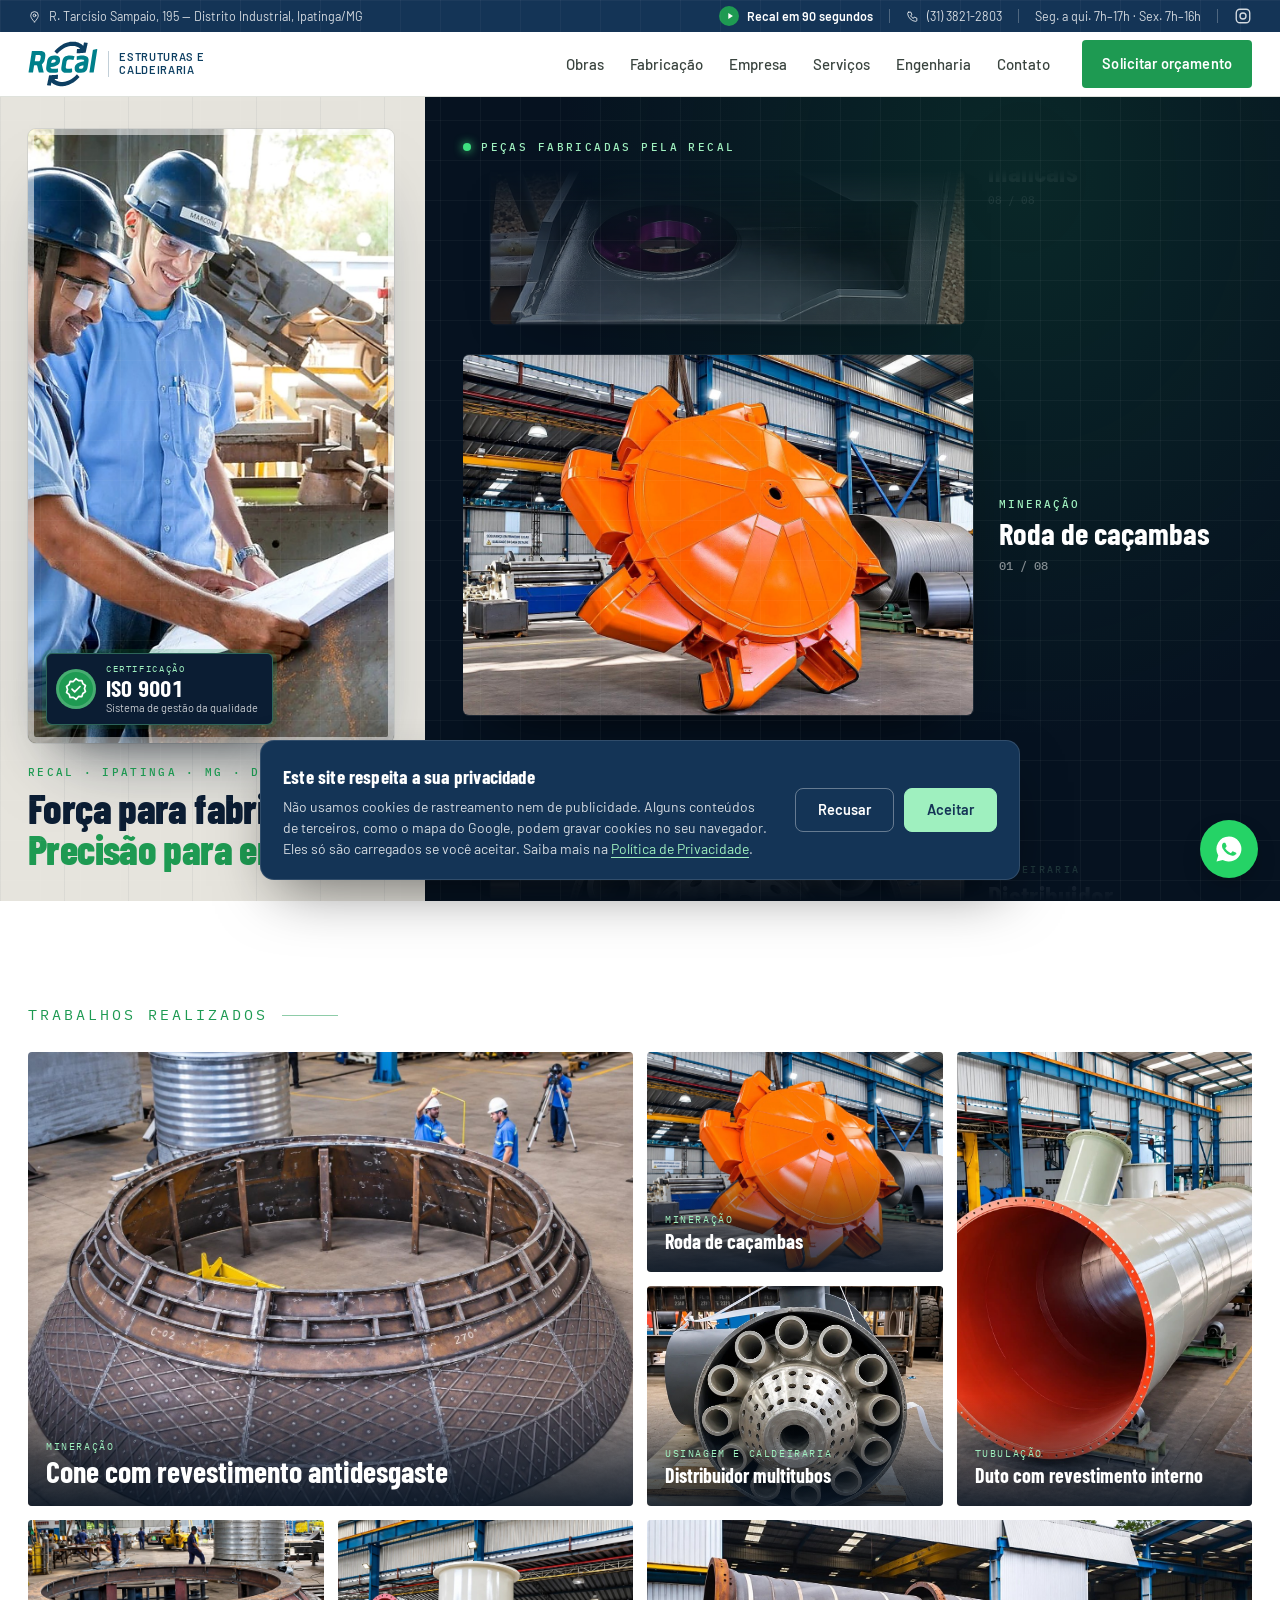
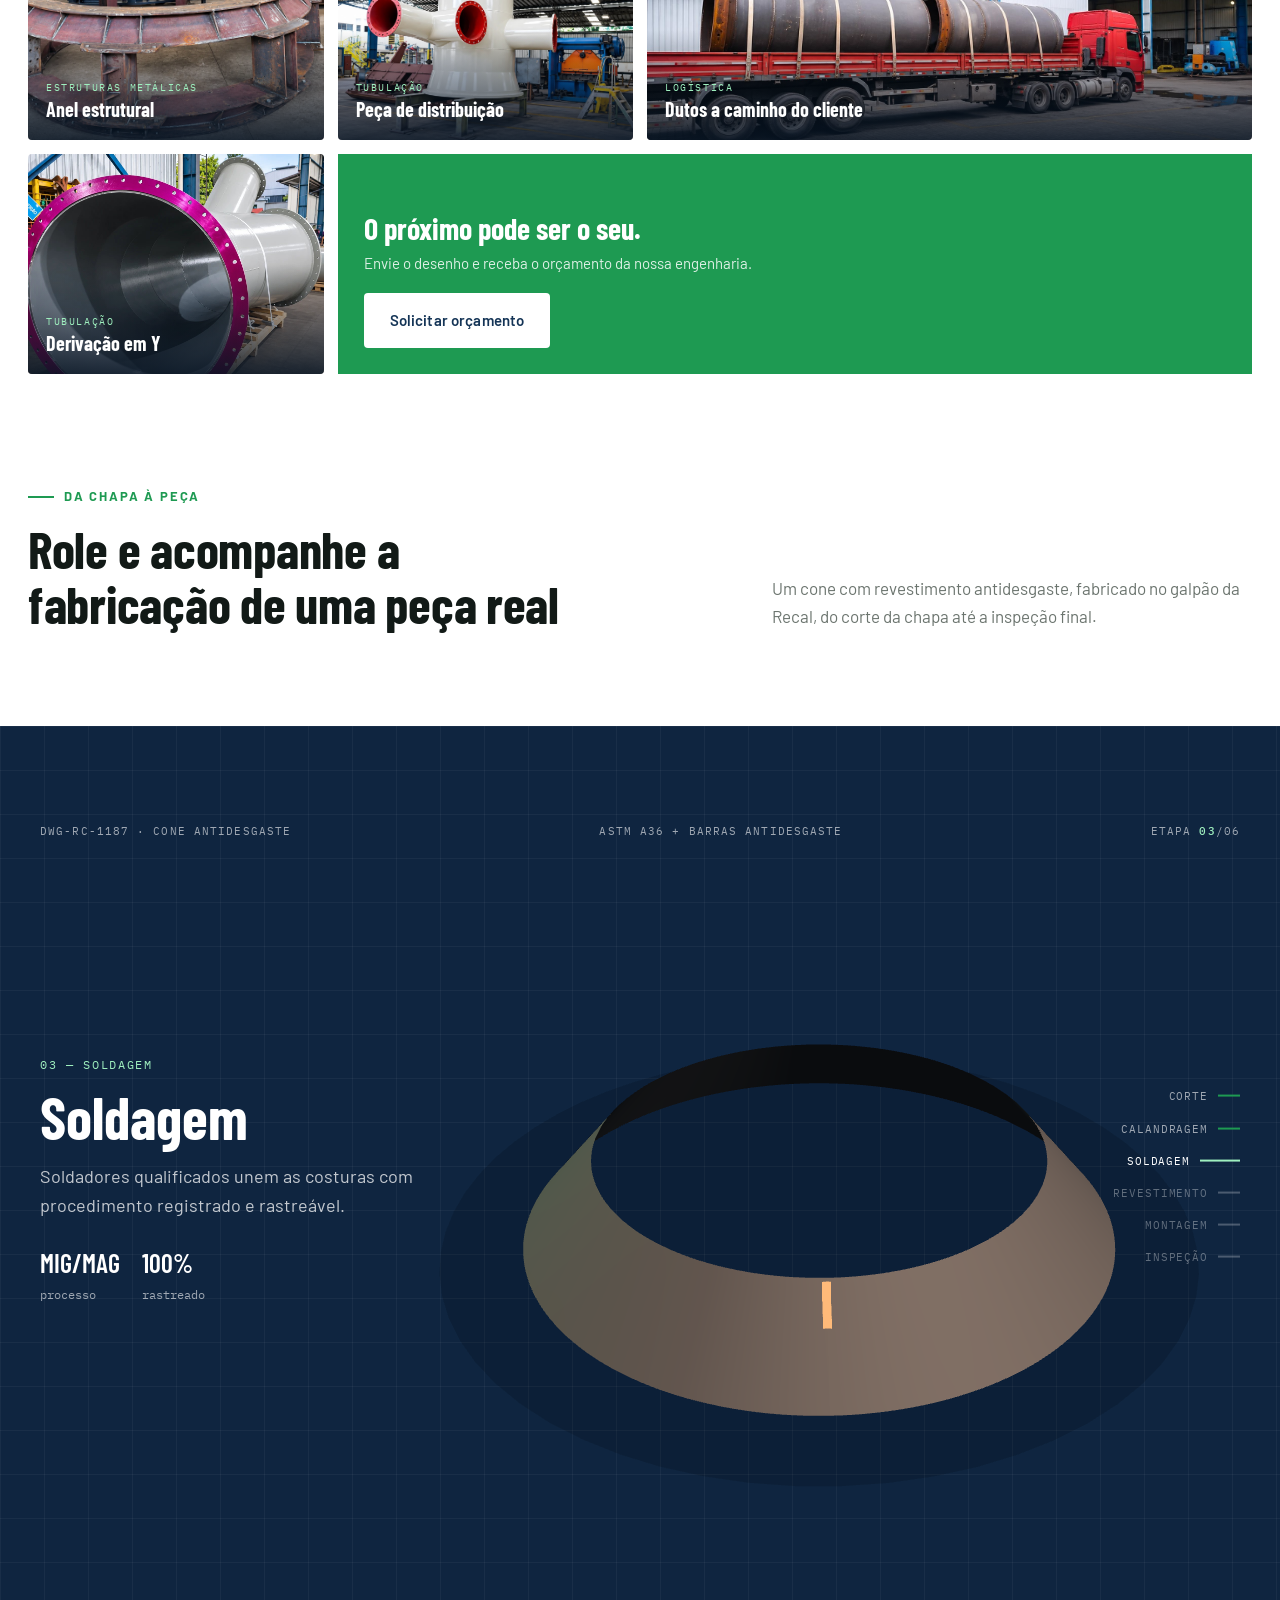
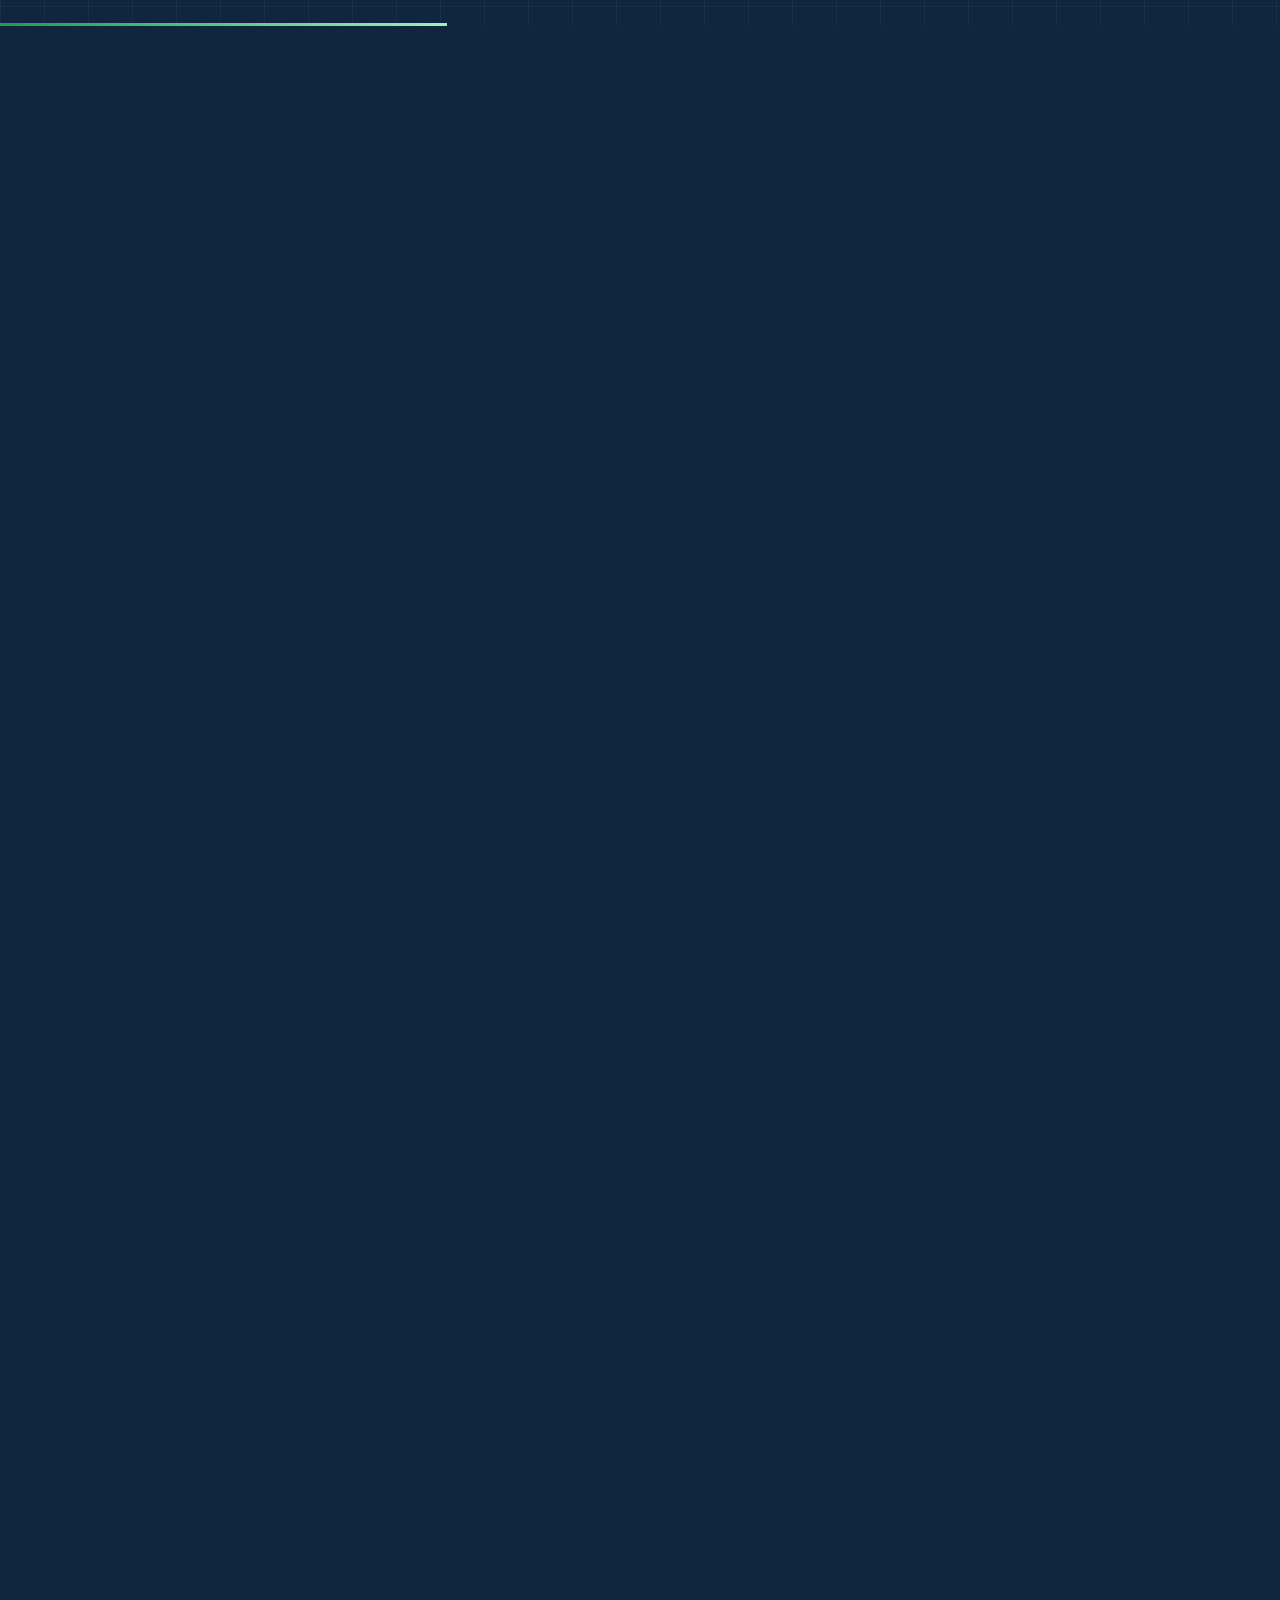
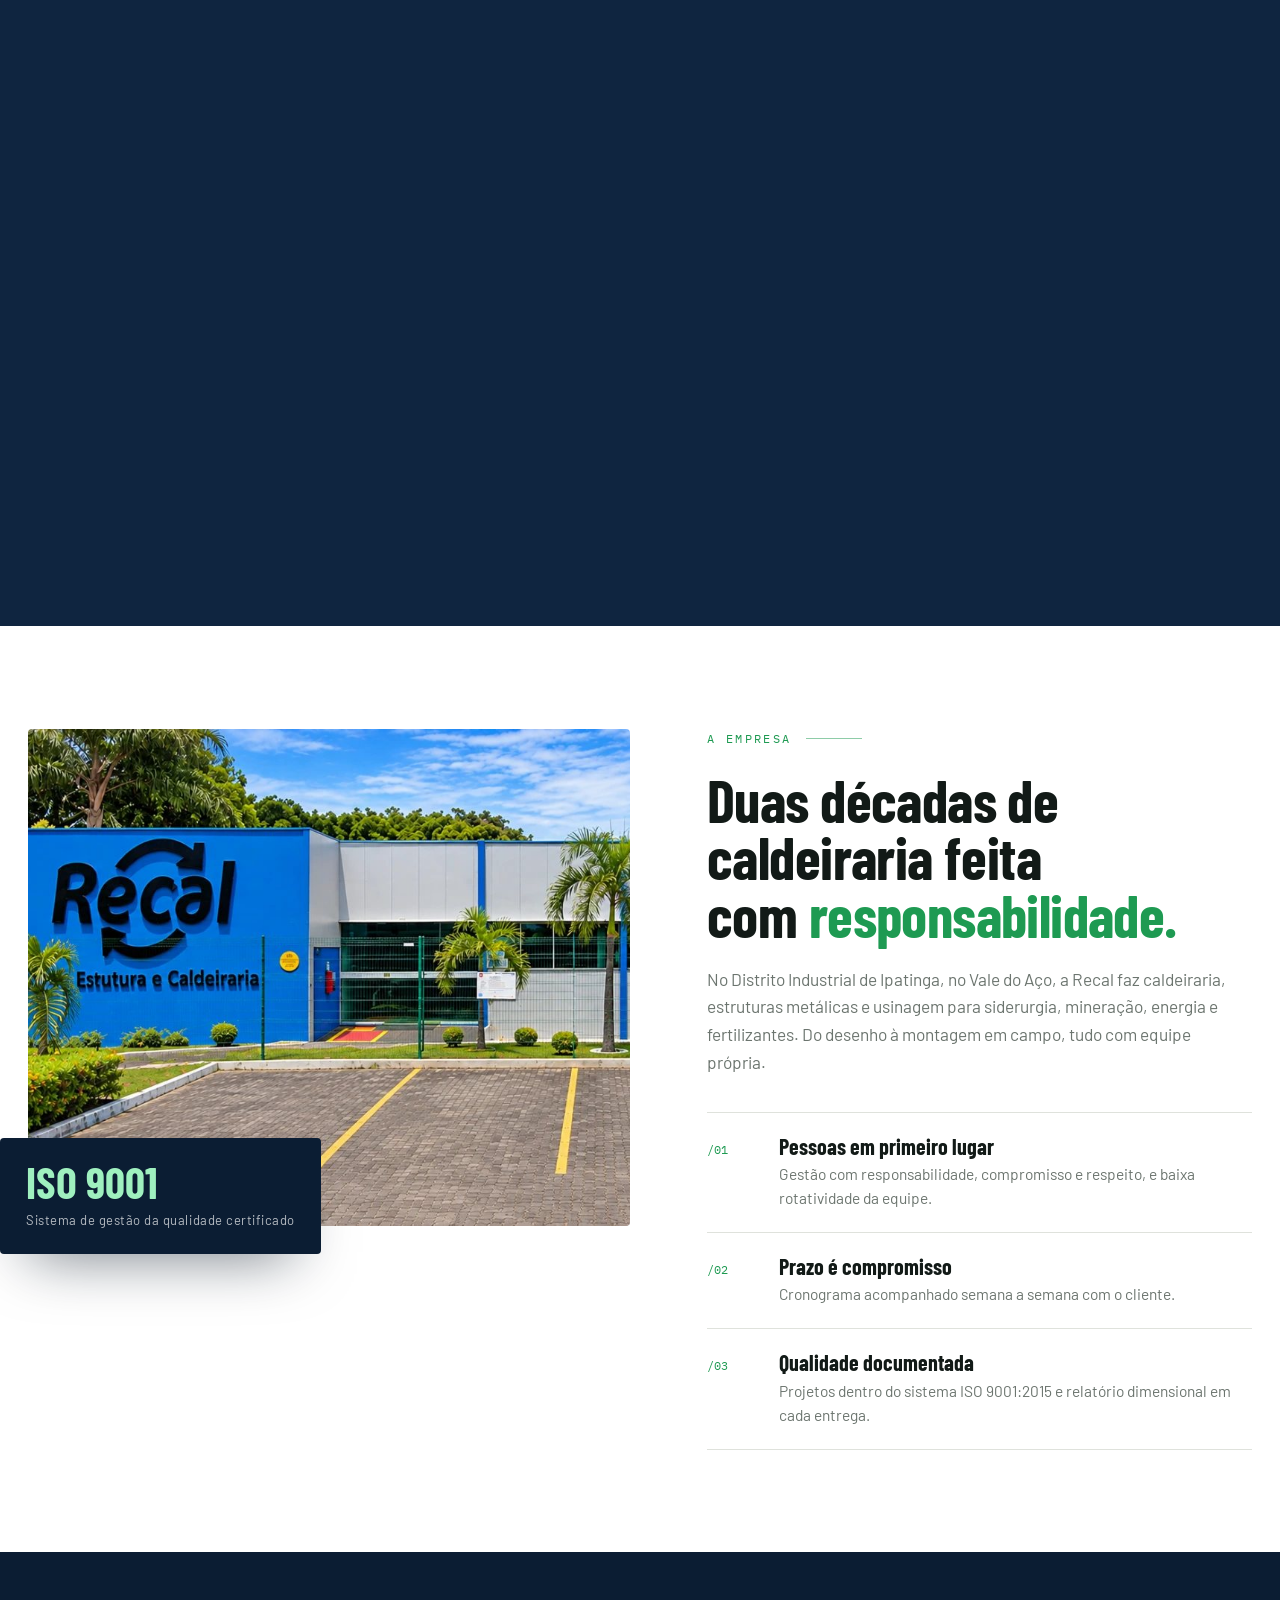
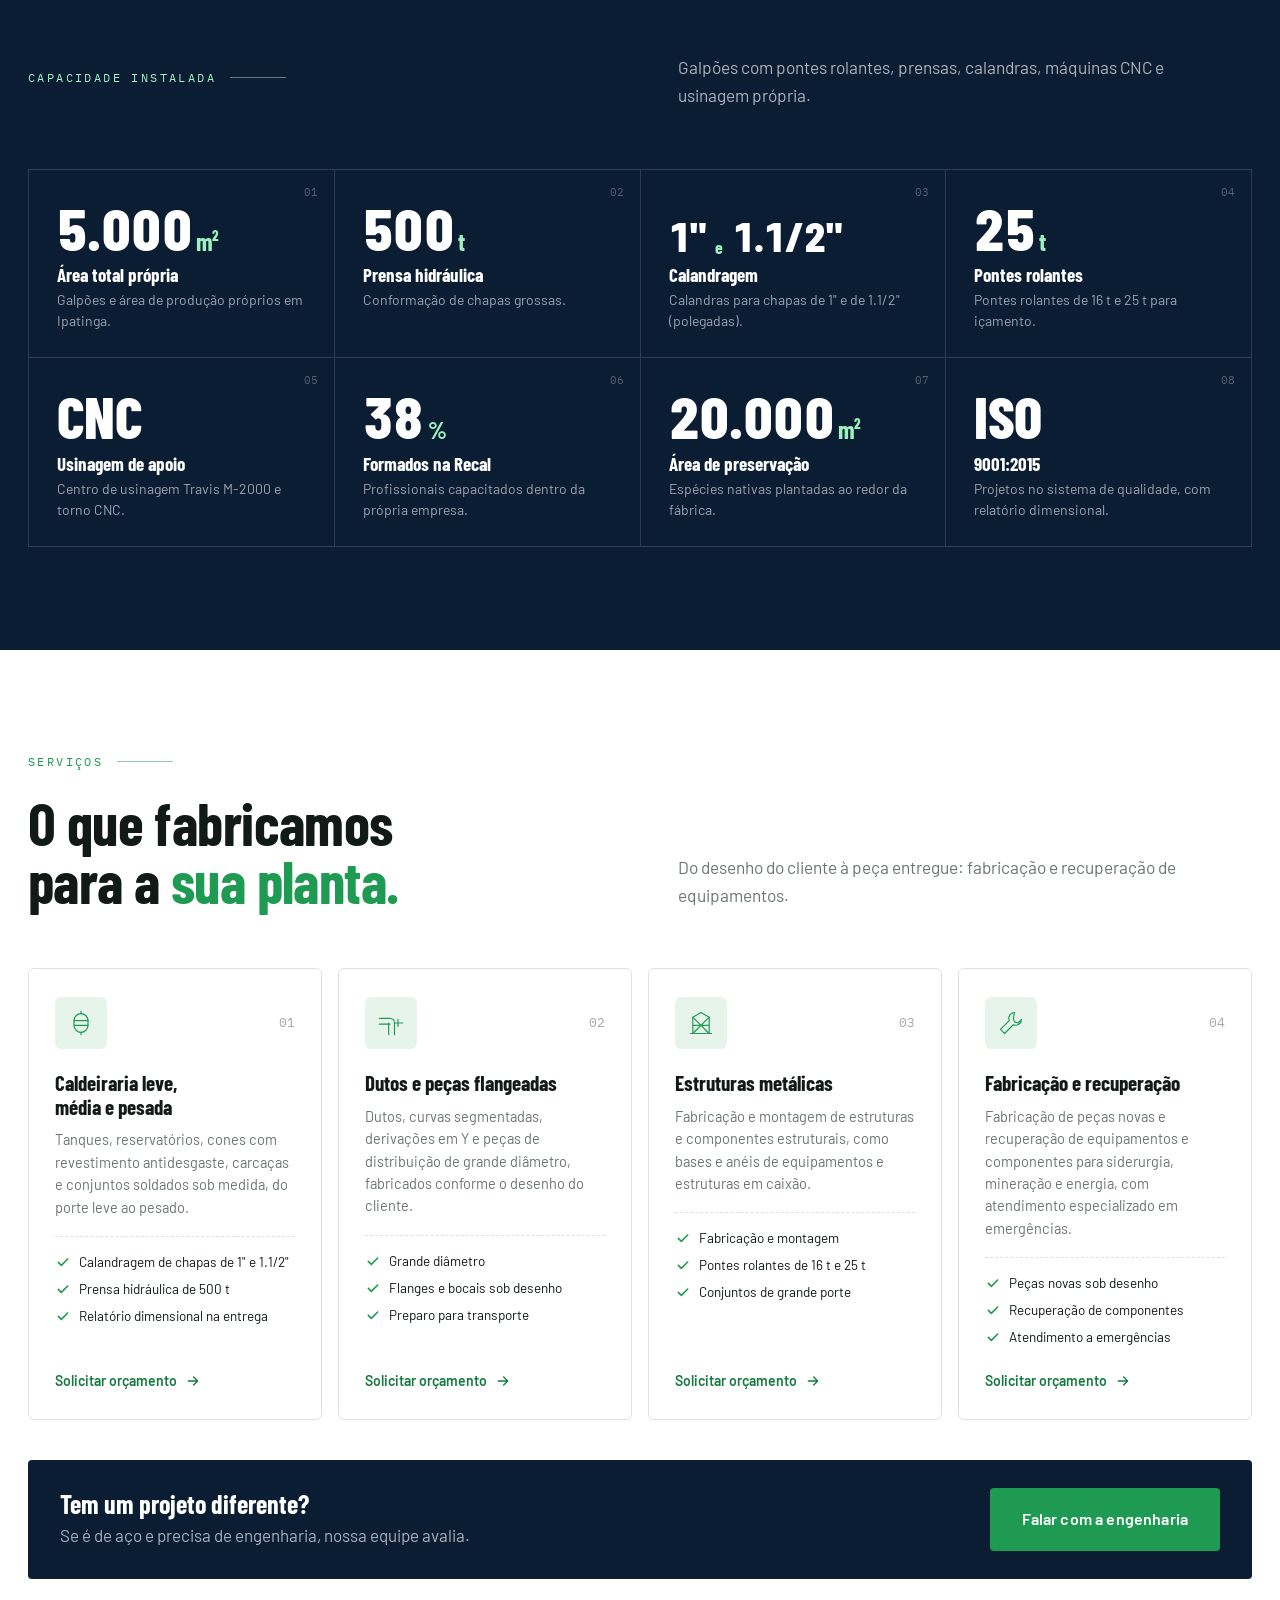
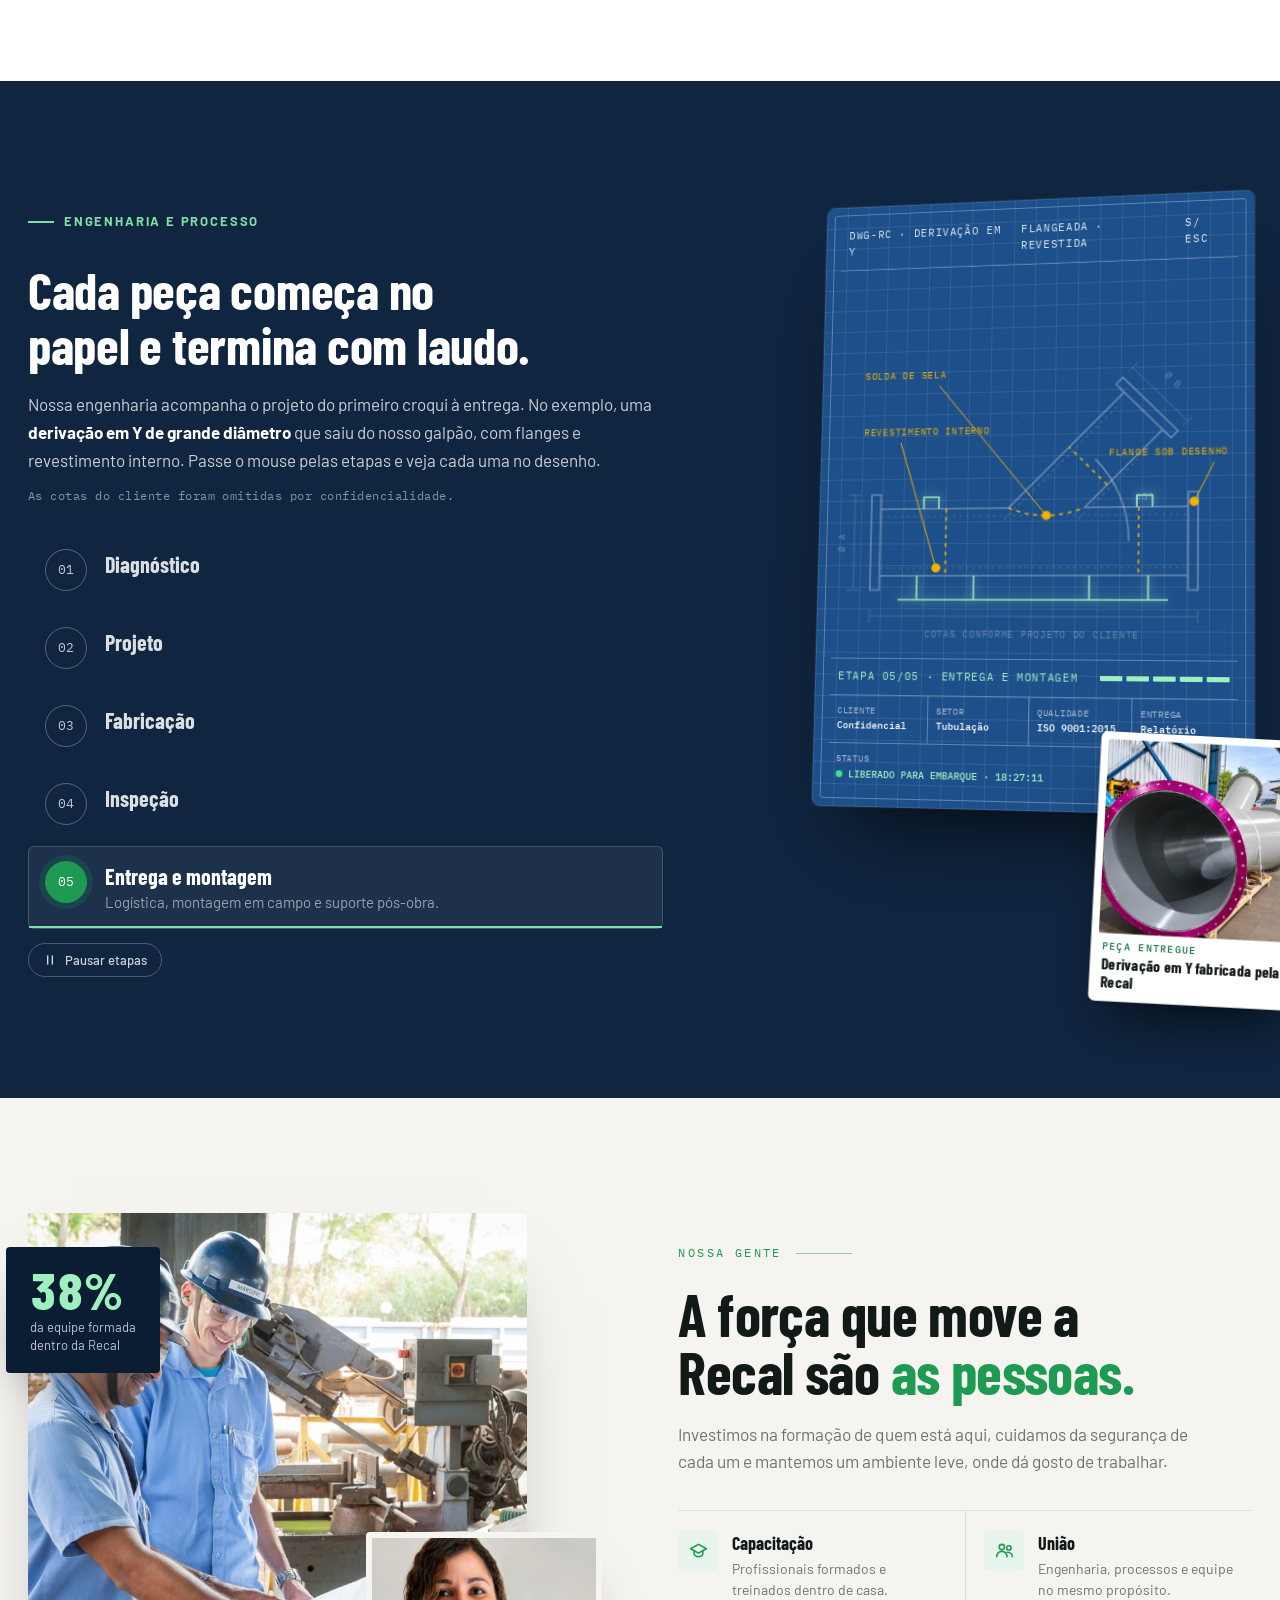
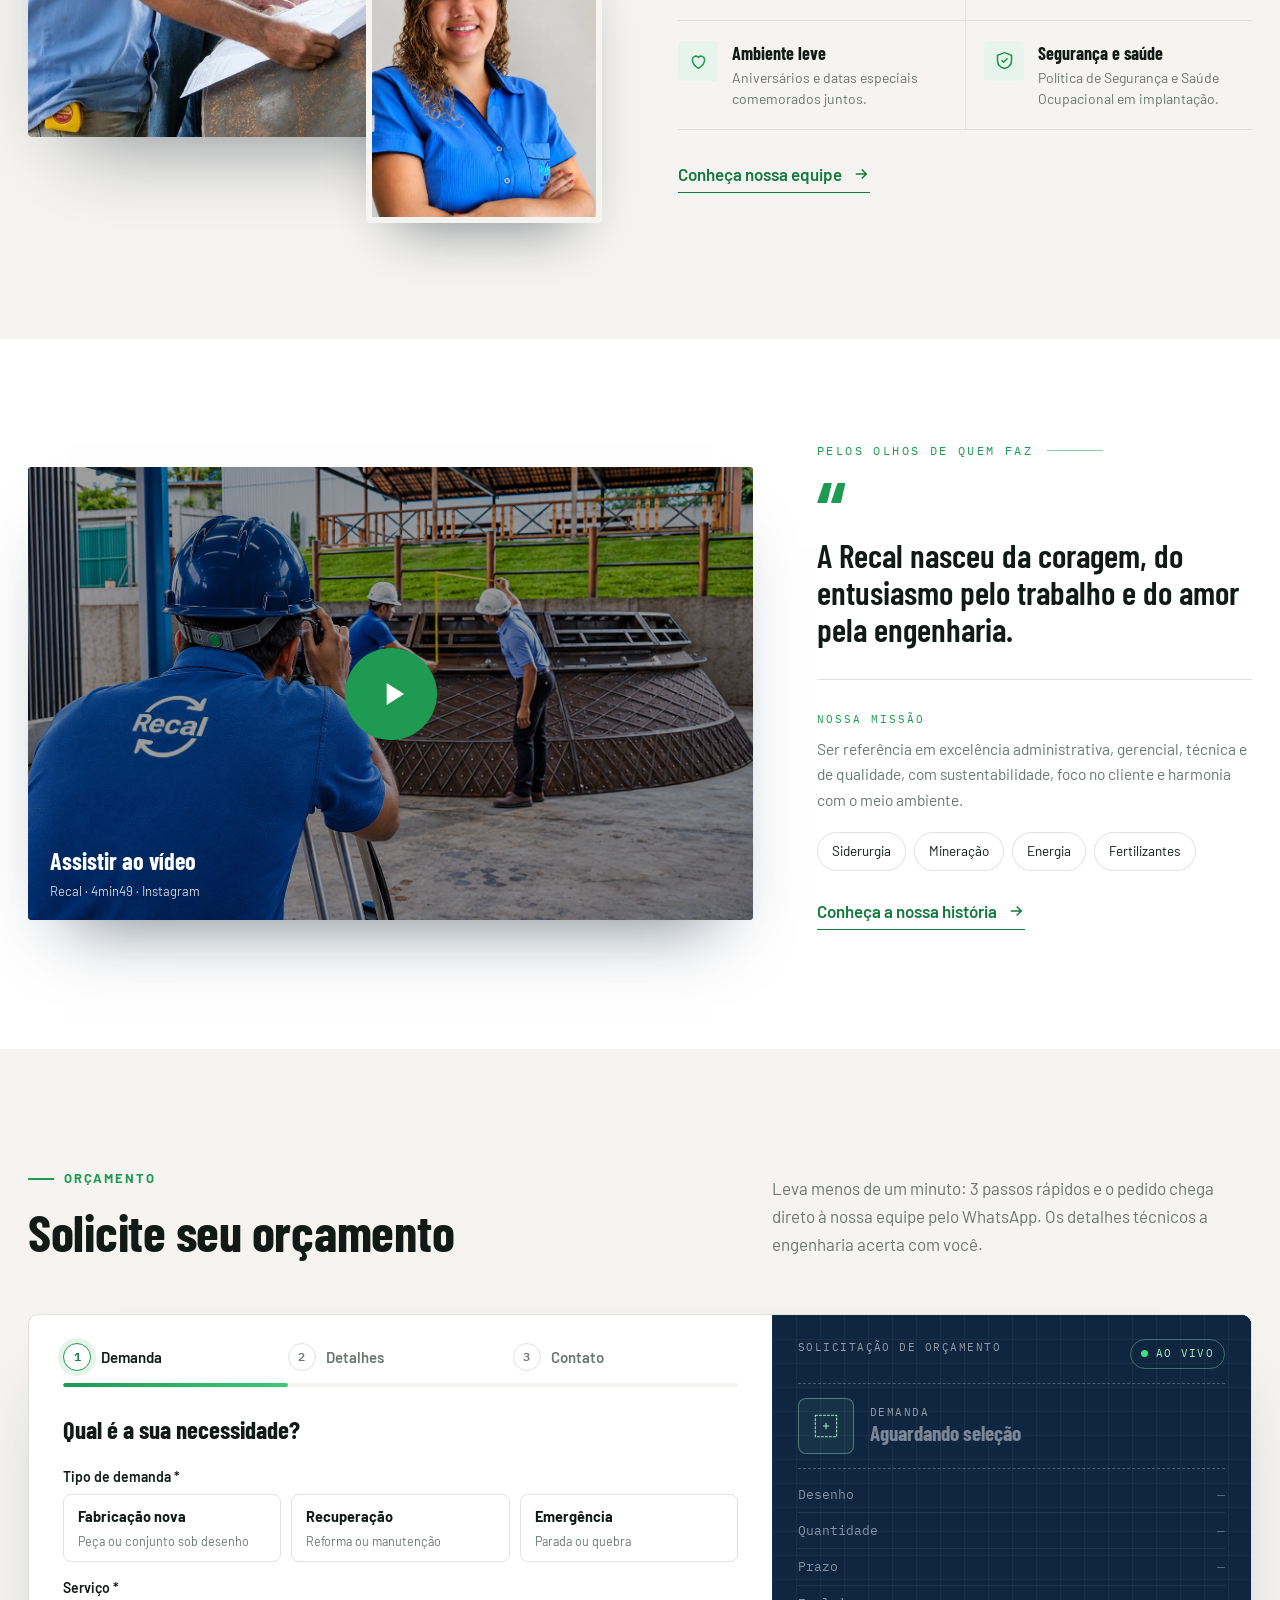
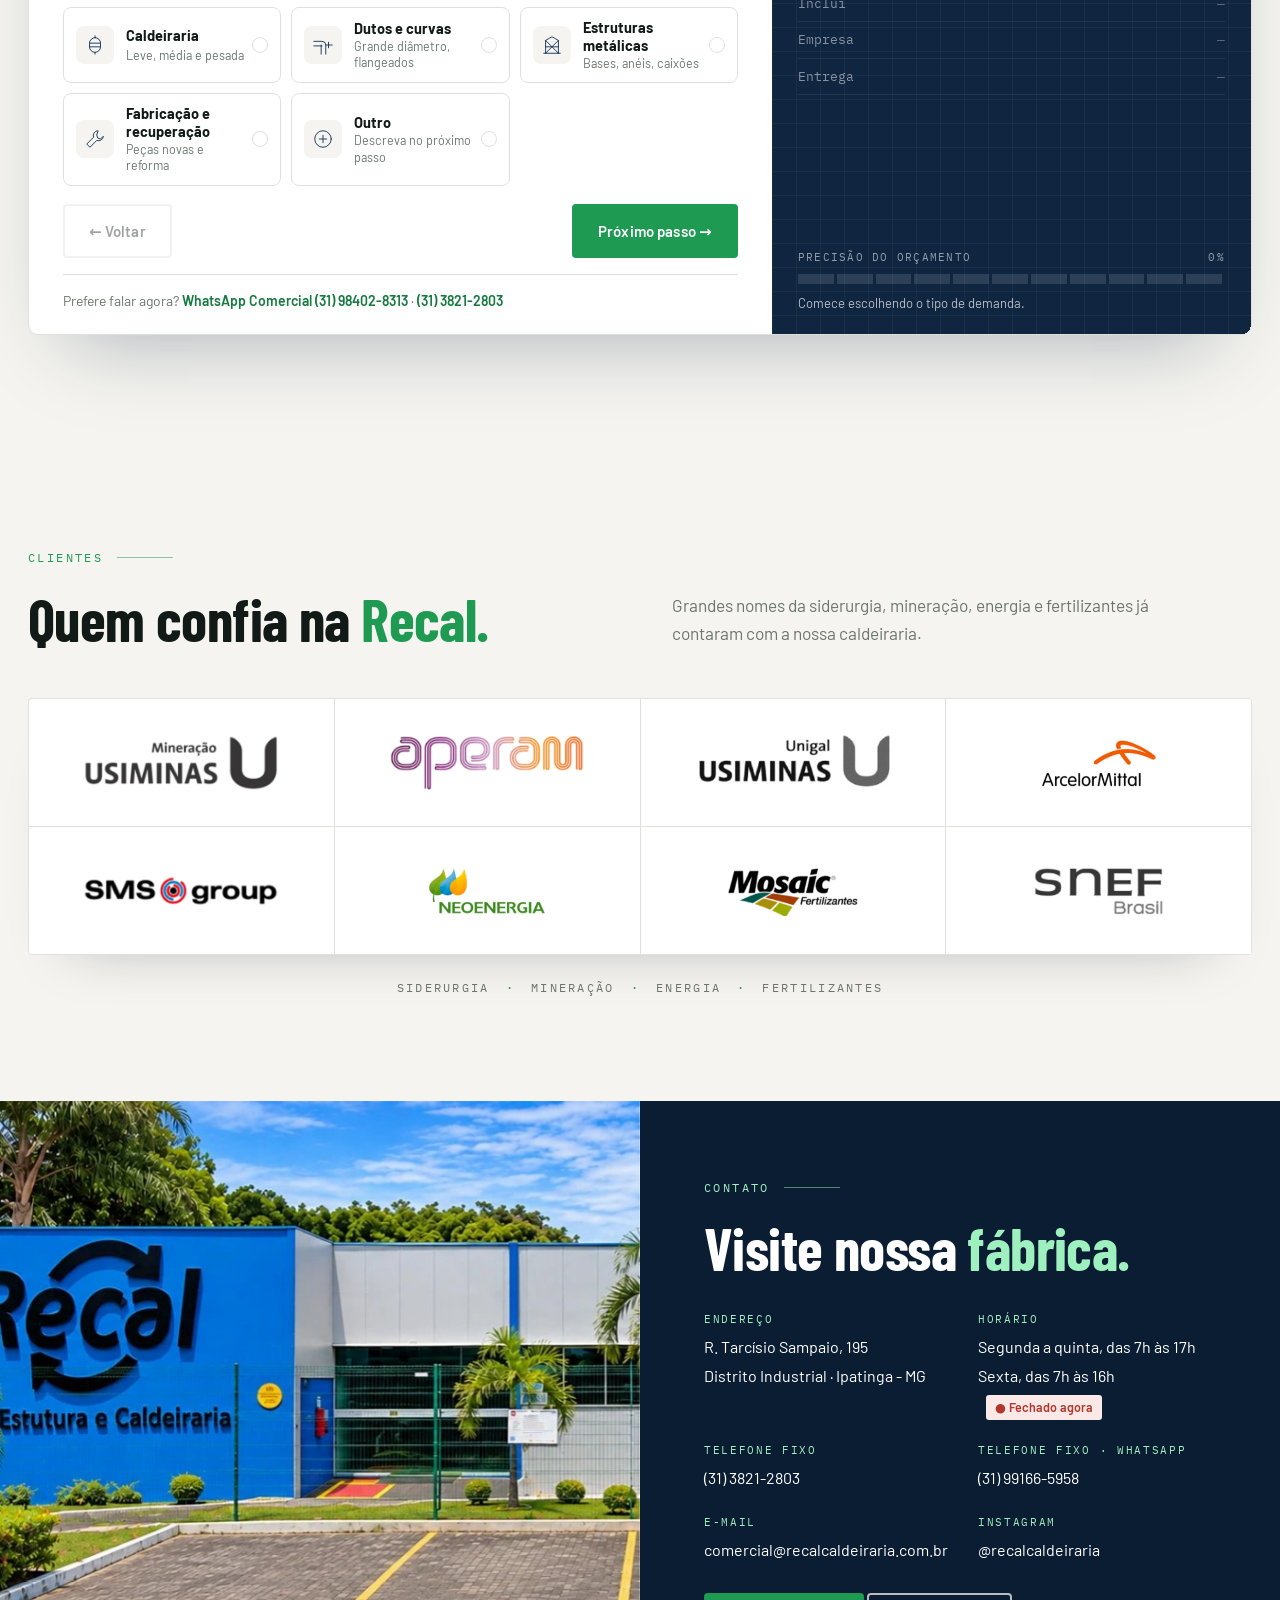
<file: index.html>
<!DOCTYPE html>
<html lang="pt-BR">
<head>
<meta charset="UTF-8">
<meta name="viewport" content="width=device-width, initial-scale=1.0">
<title>Recal Estruturas e Caldeiraria</title>
<meta name="description" content="Recal Estruturas e Caldeiraria — mais de 20 anos em caldeiraria pesada, estruturas metálicas, tanques, vasos de pressão e manutenção industrial em Ipatinga, Vale do Aço. Solicite seu orçamento.">
<link rel="canonical" href="https://www.recalcaldeiraria.com.br/">
<meta property="og:type" content="website">
<meta property="og:locale" content="pt_BR">
<meta property="og:site_name" content="Recal Estruturas e Caldeiraria">
<meta property="og:title" content="Recal Estruturas e Caldeiraria">
<meta property="og:description" content="Recal Estruturas e Caldeiraria — mais de 20 anos em caldeiraria pesada, estruturas metálicas, tanques, vasos de pressão e manutenção industrial em Ipatinga, Vale do Aço. Solicite seu orçamento.">
<meta property="og:url" content="https://www.recalcaldeiraria.com.br/">
<meta property="og:image" content="https://www.recalcaldeiraria.com.br/img/compartilhar.jpg">
<meta property="og:image:width" content="1200">
<meta property="og:image:height" content="630">
<meta property="og:image:alt" content="Fachada da Recal Estruturas e Caldeiraria em Ipatinga - MG">
<meta name="twitter:card" content="summary_large_image">
<meta name="theme-color" content="#ffffff">
<link rel="icon" type="image/svg+xml" href="img/favicon.svg?v=1">
<link rel="preconnect" href="https://fonts.googleapis.com">
<link rel="preconnect" href="https://fonts.gstatic.com" crossorigin>
<link href="https://fonts.googleapis.com/css2?family=Barlow:wght@400;500;600;700&family=Barlow+Condensed:wght@500;600;700;800&family=IBM+Plex+Mono:wght@400;500&family=Montserrat:wght@400;800&display=swap" rel="stylesheet">
<link rel="stylesheet" href="styles.css?v=38">
<link rel="stylesheet" href="abertura.css?v=9">
<link rel="stylesheet" href="hero.css?v=11">
<link rel="stylesheet" href="design-v2.css?v=4">
<link rel="stylesheet" href="fabricacao.css?v=9">
</head>
<body class="v2">
<a class="skip" href="#conteudo">Pular para o conteúdo</a>
<!-- ============ BARRA SUPERIOR ============ -->
<div class="topbar">
  <div class="container topbar__inner">
    <span><svg viewBox="0 0 24 24"><path d="M12 22s7-6.5 7-12a7 7 0 0 0-14 0c0 5.5 7 12 7 12z"/><circle cx="12" cy="10" r="2.5"/></svg>R. Tarcísio Sampaio, 195 — Distrito Industrial, Ipatinga/MG</span>
    <span class="topbar__right">
      <a class="pres-link" href="apresentacao.html"><i><svg viewBox="0 0 24 24" aria-hidden="true"><path d="M8 5v14l11-7z"/></svg></i>Recal em 90 segundos</a>
      <span class="topbar__sep"></span>
      <a href="tel:+553138212803"><svg viewBox="0 0 24 24"><path d="M5 4h4l2 5-2.5 1.5a11 11 0 0 0 5 5L15 13l5 2v4a2 2 0 0 1-2 2A16 16 0 0 1 3 6a2 2 0 0 1 2-2z"/></svg>(31) 3821-2803</a>
      <span class="topbar__sep"></span>
      <span>Seg. a qui. 7h–17h · Sex. 7h–16h</span>
      <span class="topbar__sep"></span>
      <a href="https://www.instagram.com/recalcaldeiraria/" target="_blank" rel="noopener" aria-label="Instagram"><svg viewBox="0 0 24 24"><rect x="3" y="3" width="18" height="18" rx="5"/><circle cx="12" cy="12" r="4"/></svg></a>
    </span>
  </div>
</div>

<!-- ============ HEADER ============ -->
<header class="header" id="header">
  <div class="container header__inner">
    <a href="#inicio" class="brand" aria-label="Recal — início">
      <img class="brand__logo" src="img/logo-recal.svg?v=1" alt="Recal" width="598" height="391">
      <span class="brand__text"><small>Estruturas e<br>Caldeiraria</small></span>
    </a>

    <nav class="nav" id="nav">
      <a href="#trabalhos">Obras</a>
      <a href="#obras">Fabricação</a>
      <a href="#sobre">Empresa</a>
      <a href="#solucoes">Serviços</a>
      <a href="#engenharia">Engenharia</a>
      <a href="#contato">Contato</a>
      <a href="#orcamento" class="btn btn--primary nav__cta">Solicitar orçamento</a>
    </nav>
    <button class="burger" id="burger" aria-label="Abrir menu" aria-expanded="false"><span></span><span></span><span></span></button>
  </div>
</header>

<main id="conteudo" tabindex="-1">
<!-- ============ PRIMEIRA TELA (L3): EQUIPE + PEÇAS FABRICADAS ============ -->
<section class="hx2" id="inicio" aria-label="Recal: equipe e peças fabricadas">
  <div class="hx2__left">
    <div class="hx2__crew">
      <figure class="hx2__p1"><img src="img/equipe/equipe-projeto-nitida.jpg" alt="Dois colaboradores da Recal sorrindo enquanto conferem um desenho técnico no galpão" width="1391" height="1467"></figure>
      <div class="hx2__tag hx2__tag--iso"><span class="iso__seal" aria-hidden="true"><svg viewBox="0 0 24 24"><path d="M12 2.5l2.4 1.8 3-.1.9 2.8 2.4 1.8-.9 2.8.9 2.8-2.4 1.8-.9 2.8-3-.1L12 21.5l-2.4-1.8-3 .1-.9-2.8-2.4-1.8.9-2.8-.9-2.8 2.4-1.8.9-2.8 3 .1z"/><path d="M8.3 12.2l2.5 2.5 4.9-5"/></svg></span><span class="iso__tx"><small>Certificação</small><b>ISO 9001</b><em>Sistema de gestão da qualidade</em></span></div>
    </div>
    <div class="hx2__copy">
      <p class="hx2__k">Recal · Ipatinga · MG · desde 2003</p>
      <h1 class="hx2__lines"><span><i>Força para fabricar.</i></span><span><i>Precisão para entregar.</i></span></h1>
    </div>
  </div>
  <div class="hx2__right">
    <p class="hx2__label">Peças fabricadas pela Recal</p>
    <div class="gl"><div class="gl__track" id="glTrack"><div class="gl__it"><div class="gl__ph"><img src="img/obras-hd/roda-cacambas.jpg" alt="Roda de caçambas fabricada pela Recal" width="1517" height="1037"></div><div class="gl__tx"><small>Mineração</small><b>Roda de caçambas</b><span>01 / 08</span></div></div><div class="gl__it"><div class="gl__ph"><img src="img/obras-hd/distribuidor-multitubos.jpg" alt="Distribuidor multitubos fabricada pela Recal" width="1159" height="1357"></div><div class="gl__tx"><small>Caldeiraria</small><b>Distribuidor multitubos</b><span>02 / 08</span></div></div><div class="gl__it"><div class="gl__ph"><img src="img/obras-hd/duto-revestido.jpg" alt="Duto revestido fabricada pela Recal" width="1188" height="1324"></div><div class="gl__tx"><small>Tubulação</small><b>Duto revestido</b><span>03 / 08</span></div></div><div class="gl__it"><div class="gl__ph"><img src="img/obras-hd/cone-antidesgaste.jpg" alt="Cone antidesgaste fabricada pela Recal" width="1348" height="1167"></div><div class="gl__tx"><small>Mineração</small><b>Cone antidesgaste</b><span>04 / 08</span></div></div><div class="gl__it"><div class="gl__ph"><img src="img/obras-hd/derivacao-y.jpg" alt="Derivação em Y fabricada pela Recal" width="1165" height="1350"></div><div class="gl__tx"><small>Tubulação</small><b>Derivação em Y</b><span>05 / 08</span></div></div><div class="gl__it"><div class="gl__ph"><img src="img/obras-hd/anel-estrutural.jpg" alt="Anel estrutural fabricada pela Recal" width="1560" height="1008"></div><div class="gl__tx"><small>Estruturas</small><b>Anel estrutural</b><span>06 / 08</span></div></div><div class="gl__it"><div class="gl__ph"><img src="img/obras-hd/peca-distribuicao.jpg" alt="Peça de distribuição fabricada pela Recal" width="1491" height="1055"></div><div class="gl__tx"><small>Tubulação</small><b>Peça de distribuição</b><span>07 / 08</span></div></div><div class="gl__it"><div class="gl__ph"><img src="img/obras-hd/carcaca-usinada.jpg" alt="Carcaça para mancais fabricada pela Recal" width="1402" height="1122"></div><div class="gl__tx"><small>Caldeiraria</small><b>Carcaça para mancais</b><span>08 / 08</span></div></div></div></div>
  </div>
</section>

<section class="sx" id="trabalhos">
  <div class="container">
    <div class="split split--tight">
      <div><p class="idx idx--lg">Trabalhos realizados</p></div>
    </div>
    <div class="bento">
      <figure class="b-xl"><img loading="lazy" width="1348" height="1167" src="img/obras/cone-antidesgaste.jpg" alt="Cone com revestimento antidesgaste fabricado pela Recal"><figcaption><small>Mineração</small><b>Cone com revestimento antidesgaste</b></figcaption></figure>
      <figure><img loading="lazy" width="1517" height="1037" src="img/obras/roda-cacambas.jpg" alt="Roda de caçambas fabricada pela Recal"><figcaption><small>Mineração</small><b>Roda de caçambas</b></figcaption></figure>
      <figure class="b-tall"><img loading="lazy" width="1188" height="1324" src="img/obras/duto-revestido.jpg" alt="Duto com revestimento interno fabricada pela Recal"><figcaption><small>Tubulação</small><b>Duto com revestimento interno</b></figcaption></figure>
      <figure><img loading="lazy" width="1159" height="1357" src="img/obras/distribuidor-multitubos.jpg" alt="Distribuidor multitubos fabricada pela Recal"><figcaption><small>Usinagem e caldeiraria</small><b>Distribuidor multitubos</b></figcaption></figure>
      <figure><img loading="lazy" width="1560" height="1008" src="img/obras/anel-estrutural.jpg" alt="Anel estrutural fabricado pela Recal"><figcaption><small>Estruturas metálicas</small><b>Anel estrutural</b></figcaption></figure>
      <figure><img loading="lazy" width="1491" height="1055" src="img/obras/peca-distribuicao.jpg" alt="Peça de distribuição fabricada pela Recal"><figcaption><small>Tubulação</small><b>Peça de distribuição</b></figcaption></figure>
      <figure class="b-wide"><img loading="lazy" width="1600" height="973" src="img/obras/transporte-dutos.jpg" alt="Dutos a caminho do cliente fabricada pela Recal"><figcaption><small>Logística</small><b>Dutos a caminho do cliente</b></figcaption></figure>
      <figure><img loading="lazy" width="1165" height="1350" src="img/obras/derivacao-y.jpg" alt="Derivação em Y fabricada pela Recal"><figcaption><small>Tubulação</small><b>Derivação em Y</b></figcaption></figure>
      <div class="b-cta b-wide"><h3>O próximo pode ser o seu.</h3><p>Envie o desenho e receba o orçamento da nossa engenharia.</p><a class="btn btn--white" href="#orcamento">Solicitar orçamento</a></div>
    </div>
  </div>
</section>


<!-- ============ OBRAS: DA CHAPA À PEÇA ============ -->
<section class="section cone-intro" id="obras">
  <div class="container">
    <div class="head">
      <div>
        <p class="label reveal">Da chapa à peça</p>
        <h2 class="title reveal">Role e acompanhe a fabricação de uma peça real</h2>
      </div>
      <p class="head__aside reveal">Um cone com revestimento antidesgaste, fabricado no galpão da Recal, do corte da chapa até a inspeção final.</p>
    </div>
  </div>
</section>

<section class="story" id="story">
  <div class="story__sticky">
    <div class="story__grid"></div>
    <canvas id="scene" aria-label="Modelo 3D do cone sendo fabricado conforme a rolagem"></canvas>

    <div class="hud">
      <div class="hud__top"><span>DWG-RC-1187 · CONE ANTIDESGASTE</span><span>ASTM A36 + BARRAS ANTIDESGASTE</span><span>ETAPA <b id="hudStep">01</b>/06</span></div>

      <div class="csteps">
        <article class="cstep is-on" data-i="0">
          <span class="cstep__n">01 — CORTE</span>
          <h2>Corte da chapa</h2>
          <p>A chapa de aço é planificada pela engenharia e cortada em CNC no desenho exato do cone.</p>
          <div class="cstep__data"><div><b>12,7 mm</b>espessura</div><div><b>CNC</b>plasma</div></div>
        </article>
        <article class="cstep" data-i="1">
          <span class="cstep__n">02 — CALANDRAGEM</span>
          <h2>Conformação</h2>
          <p>A chapa é calandrada até fechar o cone, com controle de curvatura em cada passada.</p>
          <div class="cstep__data"><div><b>40°</b>semiângulo</div><div><b>±1 mm</b>tolerância</div></div>
        </article>
        <article class="cstep" data-i="2">
          <span class="cstep__n">03 — SOLDAGEM</span>
          <h2>Soldagem</h2>
          <p>Soldadores qualificados unem as costuras com procedimento registrado e rastreável.</p>
          <div class="cstep__data"><div><b>MIG/MAG</b>processo</div><div><b>100%</b>rastreado</div></div>
        </article>
        <article class="cstep" data-i="3">
          <span class="cstep__n">04 — REVESTIMENTO</span>
          <h2>Malha antidesgaste</h2>
          <p>Barras soldadas em losango protegem a superfície contra a abrasão do minério.</p>
          <div class="cstep__data"><div><b>Abrasão</b>proteção</div><div><b>Losango</b>padrão</div></div>
        </article>
        <article class="cstep" data-i="4">
          <span class="cstep__n">05 — MONTAGEM</span>
          <h2>Estrutura superior</h2>
          <p>O anel em caixão é montado, alinhado e soldado ao corpo do cone.</p>
          <div class="cstep__data"><div><b>24</b>nervuras</div><div><b>Caixão</b>reforço</div></div>
        </article>
        <article class="cstep" data-i="5">
          <span class="cstep__n">06 — INSPEÇÃO</span>
          <h2>Controle dimensional</h2>
          <p>Topografia e medição de todas as cotas antes de liberar a peça para o cliente.</p>
          <div class="cstep__data"><div><b>Relatório</b>dimensional</div><div><b>Topografia</b>controle</div></div>
        </article>
      </div>

      <nav class="crail" aria-hidden="true">
        <ul>
          <li><span>CORTE</span><i></i></li>
          <li><span>CALANDRAGEM</span><i></i></li>
          <li><span>SOLDAGEM</span><i></i></li>
          <li><span>REVESTIMENTO</span><i></i></li>
          <li><span>MONTAGEM</span><i></i></li>
          <li><span>INSPEÇÃO</span><i></i></li>
        </ul>
      </nav>

      <span class="dim-label" id="dimD">Ø 5.200 mm</span>
      <span class="dim-label" id="dimH">H 1.540 mm</span>
      <span class="dim-label" id="dimT">Ø 3.900 mm</span>

      <div class="cone-reveal" id="reveal">
        <figure class="cone-reveal__card">
          <span class="cone-reveal__tag">PEÇA REAL</span>
          <img loading="lazy" width="1348" height="1167" src="img/obras/cone-antidesgaste.jpg" alt="Cone com revestimento antidesgaste fabricado pela Recal">
          <figcaption><small>FABRICADO PELA RECAL</small><strong>Do modelo à peça entregue.</strong></figcaption>
        </figure>
      </div>

      <div class="cprogress" id="coneProgress"></div>
    </div>
  </div>
</section>

<section class="sx" id="sobre">
  <div class="container ab__grid">
    <div class="ab__media">
      <img loading="lazy" width="2000" height="667" src="img/fachada-recal.jpg?v=2" alt="Fachada da Recal no Distrito Industrial de Ipatinga">
      <div class="ab__badge"><b>ISO 9001</b><span>Sistema de gestão da qualidade certificado</span></div>
    </div>
    <div>
      <p class="idx">A empresa</p>
      <h2 class="h2">Duas décadas de caldeiraria feita com <em>responsabilidade.</em></h2>
      <p class="intro" style="margin-top:22px">No Distrito Industrial de Ipatinga, no Vale do Aço, a Recal faz caldeiraria, estruturas metálicas e usinagem para siderurgia, mineração, energia e fertilizantes. Do desenho à montagem em campo, tudo com equipe própria.</p>
      <ul class="pillars">
        <li><span>/01</span><div><h3>Pessoas em primeiro lugar</h3><p>Gestão com responsabilidade, compromisso e respeito, e baixa rotatividade da equipe.</p></div></li>
        <li><span>/02</span><div><h3>Prazo é compromisso</h3><p>Cronograma acompanhado semana a semana com o cliente.</p></div></li>
        <li><span>/03</span><div><h3>Qualidade documentada</h3><p>Projetos dentro do sistema ISO 9001:2015 e relatório dimensional em cada entrega.</p></div></li>
      </ul>
    </div>
  </div>
</section>

<section class="sx sx--dark" id="capacidade">
  <div class="container">
    <div class="split">
      <div><p class="idx">Capacidade instalada</p></div>
      <p class="intro">Galpões com pontes rolantes, prensas, calandras, máquinas CNC e usinagem própria.</p>
    </div>
    <div class="spec">
      <div data-n="01"><b>5.000<small>m²</small></b><h3>Área total própria</h3><p>Galpões e área de produção próprios em Ipatinga.</p></div>
      <div data-n="02"><b>500<small>t</small></b><h3>Prensa hidráulica</h3><p>Conformação de chapas grossas.</p></div>
      <div data-n="03"><b class="b-pol">1"<small> e </small>1.1/2"</b><h3>Calandragem</h3><p>Calandras para chapas de 1" e de 1.1/2" (polegadas).</p></div>
      <div data-n="04"><b>25<small>t</small></b><h3>Pontes rolantes</h3><p>Pontes rolantes de 16 t e 25 t para içamento.</p></div>
      <div data-n="05"><b>CNC</b><h3>Usinagem de apoio</h3><p>Centro de usinagem Travis M-2000 e torno CNC.</p></div>
      <div data-n="06"><b>38<small>%</small></b><h3>Formados na Recal</h3><p>Profissionais capacitados dentro da própria empresa.</p></div>
      <div data-n="07"><b>20.000<small>m²</small></b><h3>Área de preservação</h3><p>Espécies nativas plantadas ao redor da fábrica.</p></div>
      <div data-n="08"><b>ISO</b><h3>9001:2015</h3><p>Projetos no sistema de qualidade, com relatório dimensional.</p></div>
    </div>
  </div>
</section>

<section class="sx" id="solucoes">
  <div class="container">
    <div class="split">
      <div><p class="idx">Serviços</p><h2 class="h2">O que fabricamos para a <em>sua planta.</em></h2></div>
      <p class="intro">Do desenho do cliente à peça entregue: fabricação e recuperação de equipamentos.</p>
    </div>
    <ul class="sv2" role="list">
      <li class="sv2__card">
        <div class="sv2__top"><span class="sv2__ic" aria-hidden="true"><svg viewBox="0 0 48 48"><rect x="12" y="8" width="24" height="32" rx="12"/><path d="M12 20h24M12 28h24M24 4v4M24 40v4"/></svg></span><span class="sv2__n">01</span></div>
        <h3>Caldeiraria leve, média e pesada</h3>
        <p>Tanques, reservatórios, cones com revestimento antidesgaste, carcaças e conjuntos soldados sob medida, do porte leve ao pesado.</p>
        <ul class="sv2__spec" role="list"><li><svg viewBox="0 0 24 24" aria-hidden="true"><path d="M5 12.5l4.5 4.5L19 7.5"/></svg>Calandragem de chapas de 1" e 1.1/2"</li><li><svg viewBox="0 0 24 24" aria-hidden="true"><path d="M5 12.5l4.5 4.5L19 7.5"/></svg>Prensa hidráulica de 500 t</li><li><svg viewBox="0 0 24 24" aria-hidden="true"><path d="M5 12.5l4.5 4.5L19 7.5"/></svg>Relatório dimensional na entrega</li></ul>
        <a class="sv2__link" href="#orcamento" aria-label="Solicitar orçamento de caldeiraria leve, média e pesada">Solicitar orçamento <svg viewBox="0 0 24 24" aria-hidden="true"><path d="M5 12h14M13 6l6 6-6 6"/></svg></a>
      </li>
      <li class="sv2__card">
        <div class="sv2__top"><span class="sv2__ic" aria-hidden="true"><svg viewBox="0 0 48 48"><path d="M4 16h18a8 8 0 0 1 8 8v20M4 26h18M20 44V24"/><path d="M30 24h14M36 18v12"/></svg></span><span class="sv2__n">02</span></div>
        <h3>Dutos e peças flangeadas</h3>
        <p>Dutos, curvas segmentadas, derivações em Y e peças de distribuição de grande diâmetro, fabricados conforme o desenho do cliente.</p>
        <ul class="sv2__spec" role="list"><li><svg viewBox="0 0 24 24" aria-hidden="true"><path d="M5 12.5l4.5 4.5L19 7.5"/></svg>Grande diâmetro</li><li><svg viewBox="0 0 24 24" aria-hidden="true"><path d="M5 12.5l4.5 4.5L19 7.5"/></svg>Flanges e bocais sob desenho</li><li><svg viewBox="0 0 24 24" aria-hidden="true"><path d="M5 12.5l4.5 4.5L19 7.5"/></svg>Preparo para transporte</li></ul>
        <a class="sv2__link" href="#orcamento" aria-label="Solicitar orçamento de dutos e peças flangeadas">Solicitar orçamento <svg viewBox="0 0 24 24" aria-hidden="true"><path d="M5 12h14M13 6l6 6-6 6"/></svg></a>
      </li>
      <li class="sv2__card">
        <div class="sv2__top"><span class="sv2__ic" aria-hidden="true"><svg viewBox="0 0 48 48"><path d="M6 42h36M10 42V14l14-8 14 8v28"/><path d="M10 14l28 28M38 14L10 42M10 28h28"/></svg></span><span class="sv2__n">03</span></div>
        <h3>Estruturas metálicas</h3>
        <p>Fabricação e montagem de estruturas e componentes estruturais, como bases e anéis de equipamentos e estruturas em caixão.</p>
        <ul class="sv2__spec" role="list"><li><svg viewBox="0 0 24 24" aria-hidden="true"><path d="M5 12.5l4.5 4.5L19 7.5"/></svg>Fabricação e montagem</li><li><svg viewBox="0 0 24 24" aria-hidden="true"><path d="M5 12.5l4.5 4.5L19 7.5"/></svg>Pontes rolantes de 16 t e 25 t</li><li><svg viewBox="0 0 24 24" aria-hidden="true"><path d="M5 12.5l4.5 4.5L19 7.5"/></svg>Conjuntos de grande porte</li></ul>
        <a class="sv2__link" href="#orcamento" aria-label="Solicitar orçamento de estruturas metálicas">Solicitar orçamento <svg viewBox="0 0 24 24" aria-hidden="true"><path d="M5 12h14M13 6l6 6-6 6"/></svg></a>
      </li>
      <li class="sv2__card">
        <div class="sv2__top"><span class="sv2__ic" aria-hidden="true"><svg viewBox="0 0 48 48"><path d="M30 6a10 10 0 0 0-9 14L6 35l7 7 15-15a10 10 0 0 0 14-9l-6 6-6-2-2-6z"/></svg></span><span class="sv2__n">04</span></div>
        <h3>Fabricação e recuperação</h3>
        <p>Fabricação de peças novas e recuperação de equipamentos e componentes para siderurgia, mineração e energia, com atendimento especializado em emergências.</p>
        <ul class="sv2__spec" role="list"><li><svg viewBox="0 0 24 24" aria-hidden="true"><path d="M5 12.5l4.5 4.5L19 7.5"/></svg>Peças novas sob desenho</li><li><svg viewBox="0 0 24 24" aria-hidden="true"><path d="M5 12.5l4.5 4.5L19 7.5"/></svg>Recuperação de componentes</li><li><svg viewBox="0 0 24 24" aria-hidden="true"><path d="M5 12.5l4.5 4.5L19 7.5"/></svg>Atendimento a emergências</li></ul>
        <a class="sv2__link" href="#orcamento" aria-label="Solicitar orçamento de fabricação e recuperação">Solicitar orçamento <svg viewBox="0 0 24 24" aria-hidden="true"><path d="M5 12h14M13 6l6 6-6 6"/></svg></a>
      </li>
    </ul>
    <div class="svc__more"><div><h3>Tem um projeto diferente?</h3><p>Se é de aço e precisa de engenharia, nossa equipe avalia.</p></div><a class="btn btn--primary btn--lg" href="https://wa.me/5531984007404?text=Ol%C3%A1%2C%20vim%20pelo%20site%20e%20gostaria%20de%20falar%20com%20a%20engenharia." target="_blank" rel="noopener">Falar com a engenharia</a></div>
  </div>
</section>

<!-- ============ ENGENHARIA (projeto interativo) ============ -->
<section class="section engineering" id="engenharia">
  <div class="engineering__grid" aria-hidden="true"></div>
  <div class="container engineering__inner">
    <div class="engineering__text">
      <p class="label label--light reveal">Engenharia e processo</p>
      <h2 class="title reveal">Cada peça começa no papel e termina com laudo.</h2>
      <p class="reveal">Nossa engenharia acompanha o projeto do primeiro croqui à entrega. No exemplo, uma <strong class="hl">derivação em Y de grande diâmetro</strong> que saiu do nosso galpão, com flanges e revestimento interno. Passe o mouse pelas etapas e veja cada uma no desenho.</p>
      <p class="engineering__note reveal">As cotas do cliente foram omitidas por confidencialidade.</p>

      <ol class="steps" id="steps">
        <li class="reveal" data-step="1" tabindex="0"><span>01</span><div><h3>Diagnóstico</h3><p>Visita técnica, levantamento de campo e definição das medidas.</p></div></li>
        <li class="reveal" data-step="2" tabindex="0"><span>02</span><div><h3>Projeto</h3><p>Cálculo, modelagem 3D, detalhamento e lista de materiais.</p></div></li>
        <li class="reveal" data-step="3" tabindex="0"><span>03</span><div><h3>Fabricação</h3><p>Corte, calandragem e soldagem qualificada no nosso galpão.</p></div></li>
        <li class="reveal" data-step="4" tabindex="0"><span>04</span><div><h3>Inspeção</h3><p>Controle dimensional e relatório dimensional em cada entrega.</p></div></li>
        <li class="reveal" data-step="5" tabindex="0"><span>05</span><div><h3>Entrega e montagem</h3><p>Logística, montagem em campo e suporte pós-obra.</p></div></li>
      </ol>
    </div>

    <div class="engineering__visual reveal">
      <div class="bp-stage" id="bpStage">
        <div class="blueprint" id="blueprint" data-active="1">
          <div class="blueprint__head">
            <span>DWG-RC · DERIVAÇÃO EM Y</span><span>FLANGEADA · REVESTIDA</span><span>S/ ESC</span>
          </div>

          <div class="blueprint__canvas" id="bpCanvas">
            <svg class="blueprint__svg" viewBox="0 0 420 400" aria-hidden="true">
              <g class="layer layer--dim">
                <line x1="22" y1="235" x2="22" y2="335"/><line x1="15" y1="235" x2="29" y2="235"/><line x1="15" y1="335" x2="29" y2="335"/>
                <text x="12" y="285" transform="rotate(-90 12 285)" text-anchor="middle">Ø A</text>
                <line x1="312.7" y1="105.7" x2="369.3" y2="162.3"/><line x1="307.8" y1="110.6" x2="317.6" y2="100.8"/><line x1="364.4" y1="167.2" x2="374.2" y2="157.4"/>
                <text x="352" y="122" transform="rotate(45 352 122)" text-anchor="middle">Ø B</text>
                <path d="M310 285 A120 120 0 0 0 274.9 200.1"/>
                <text x="316" y="243">45°</text>
                <line x1="40" y1="362" x2="380" y2="362"/><line x1="40" y1="355" x2="40" y2="369"/><line x1="380" y1="355" x2="380" y2="369"/>
                <text x="210" y="384" text-anchor="middle">COTAS CONFORME PROJETO DO CLIENTE</text>
              </g>
              <g class="layer layer--body draw">
                <path d="M50 250 L185.4 250 L304.5 130.9"/>
                <path d="M344.1 170.5 L264.6 250 L370 250"/>
                <path d="M50 320 L370 320"/>
                <path d="M40 235 L50 235 L50 335 L40 335 Z"/>
                <path d="M370 235 L380 235 L380 335 L370 335 Z"/>
                <path d="M295.7 122.7 L352.3 179.3 L359.4 172.2 L302.8 115.6 Z"/>
                <path class="lining" d="M50 258 L370 258 M50 312 L370 312 M181 262 L298.9 144.1 M258.1 262 L332.8 187.3"/>
              </g>
              <g class="layer layer--weld">
                <path d="M185.4 250 Q225 266 264.6 250"/>
                <line x1="120" y1="250" x2="120" y2="320"/>
                <line x1="320" y1="250" x2="320" y2="320"/>
                <line x1="287.6" y1="227" x2="248" y2="187.4"/>
              </g>
              <g class="layer layer--support draw">
                <path d="M70 345 L350 345"/>
                <path d="M90 320 L90 345 M150 320 L150 345 M270 320 L270 345 M330 320 L330 345"/>
                <path d="M96 250 L96 238 L112 238 L112 250 M318 250 L318 238 L334 238 L334 250"/>
              </g>
              <g class="layer layer--note">
                <g class="hot"><circle class="hot__ring" cx="225" cy="258" r="4"/><circle cx="225" cy="258" r="4"/></g>
                <line x1="225" y1="258" x2="110" y2="120"/><text x="30" y="112">SOLDA DE SELA</text>
                <g class="hot"><circle class="hot__ring" cx="110" cy="312" r="4"/><circle cx="110" cy="312" r="4"/></g>
                <line x1="110" y1="312" x2="70" y2="180"/><text x="30" y="172">REVESTIMENTO INTERNO</text>
                <g class="hot"><circle class="hot__ring" cx="376" cy="245" r="4"/><circle cx="376" cy="245" r="4"/></g>
                <line x1="376" y1="245" x2="396" y2="205"/><text x="410" y="197" text-anchor="end">FLANGE SOB DESENHO</text>
              </g>
            </svg>
            <div class="cross cross--x" aria-hidden="true"></div>
            <div class="cross cross--y" aria-hidden="true"></div>
            <div class="cross__read" id="crossRead" aria-hidden="true">X 0000 · Y 0000</div>
            <div class="scanline" aria-hidden="true"></div>
          </div>

          <div class="blueprint__phase">
            <span id="bpPhase">ETAPA 01/05 · DIAGNÓSTICO</span>
            <div class="blueprint__seg"><i></i><i></i><i></i><i></i><i></i></div>
          </div>

          <div class="blueprint__title">
            <div><small>CLIENTE</small><b>Confidencial</b></div>
            <div><small>SETOR</small><b>Tubulação</b></div>
            <div><small>QUALIDADE</small><b>ISO 9001:2015</b></div>
            <div><small>ENTREGA</small><b>Relatório</b></div>
            <div class="blueprint__status"><small>STATUS</small><b><em class="live"></em><span id="bpStatus">LEVANTAMENTO DE CAMPO</span> · <span id="clock">--:--</span></b></div>
          </div>
        </div>

        <figure class="bp-photo">
          <img width="1165" height="1350" src="img/obras/derivacao-y.jpg" alt="Derivação em Y de grande diâmetro fabricada pela Recal, com flanges e revestimento interno" loading="lazy">
          <figcaption><small>PEÇA ENTREGUE</small>Derivação em Y fabricada pela Recal</figcaption>
        </figure>
      </div>
    </div>
  </div>
</section>

<section class="crew" id="pessoas">
  <div class="container crew__grid">
    <div class="crew__media">
      <figure class="crew__main"><img width="773" height="815" src="img/equipe/equipe-projeto.jpg" alt="Colaboradores da Recal sorrindo enquanto conferem um desenho técnico" loading="lazy"></figure>
      <figure class="crew__side"><img width="1131" height="1391" src="img/equipe/colaboradora-sorrindo.jpg" alt="Colaboradora da Recal sorrindo" loading="lazy"></figure>
      <div class="crew__stat"><b>38%</b><span>da equipe formada<br>dentro da Recal</span></div>
    </div>
    <div class="crew__body">
      <p class="idx">Nossa gente</p>
      <h2 class="h2">A força que move a Recal são <em>as pessoas.</em></h2>
      <p class="intro">Investimos na formação de quem está aqui, cuidamos da segurança de cada um e mantemos um ambiente leve, onde dá gosto de trabalhar.</p>
      <ul class="crew__vals" role="list">
        <li><span class="crew__ic" aria-hidden="true"><svg viewBox="0 0 24 24"><path d="M3 10l9-5 9 5-9 5z"/><path d="M7 12v4c0 1.5 2.5 3 5 3s5-1.5 5-3v-4"/></svg></span><div><h3>Capacitação</h3><p>Profissionais formados e treinados dentro de casa.</p></div></li>
        <li><span class="crew__ic" aria-hidden="true"><svg viewBox="0 0 24 24"><circle cx="9" cy="8" r="3"/><circle cx="17" cy="9" r="2.5"/><path d="M3 19c0-3.3 2.7-6 6-6s6 2.7 6 6M15 14c3 0 6 1.8 6 5"/></svg></span><div><h3>União</h3><p>Engenharia, processos e equipe no mesmo propósito.</p></div></li>
        <li><span class="crew__ic" aria-hidden="true"><svg viewBox="0 0 24 24"><path d="M12 21s-7-4.4-7-10a4 4 0 0 1 7-2.6A4 4 0 0 1 19 11c0 5.6-7 10-7 10z"/></svg></span><div><h3>Ambiente leve</h3><p>Aniversários e datas especiais comemorados juntos.</p></div></li>
        <li><span class="crew__ic" aria-hidden="true"><svg viewBox="0 0 24 24"><path d="M12 3l8 3v6c0 5-3.5 8-8 9-4.5-1-8-4-8-9V6z"/><path d="M9 12l2 2 4-4"/></svg></span><div><h3>Segurança e saúde</h3><p>Política de Segurança e Saúde Ocupacional em implantação.</p></div></li>
      </ul>
      <a class="arrow" href="equipe.html?de=pessoas">Conheça nossa equipe <svg viewBox="0 0 24 24" aria-hidden="true"><path d="M5 12h14M13 6l6 6-6 6"/></svg></a>
    </div>
  </div>
</section>

<section class="sx" id="video">
  <div class="container film">
    <div class="film__media">
      <button class="video-facade" id="videoFacade" type="button" aria-label="Assistir ao vídeo institucional da Recal (abre o player do Instagram)">
        <img loading="lazy" width="1543" height="1019" src="img/topografia.jpg" alt="">
        <span class="video-facade__play" aria-hidden="true"><svg viewBox="0 0 24 24"><path d="M8 5v14l11-7z"/></svg></span>
        <span class="video-facade__label"><b>Assistir ao vídeo</b><small>Recal · 4min49 · Instagram</small></span>
      </button>
      <div class="video-embed" id="videoEmbed" hidden></div>
    </div>
    <div>
      <p class="idx">Pelos olhos de quem faz</p>
      <blockquote>A Recal nasceu da coragem, do entusiasmo pelo trabalho e do amor pela engenharia.</blockquote>
      <div class="mission"><small>NOSSA MISSÃO</small><p>Ser referência em excelência administrativa, gerencial, técnica e de qualidade, com sustentabilidade, foco no cliente e harmonia com o meio ambiente.</p></div>
      <div class="sectors"><span>Siderurgia</span><span>Mineração</span><span>Energia</span><span>Fertilizantes</span></div>
      <p style="margin-top:26px"><a class="arrow" href="historia.html?de=video">Conheça a nossa história <svg viewBox="0 0 24 24"><path d="M5 12h14M13 6l6 6-6 6"/></svg></a></p>
    </div>
  </div>
</section>

<!-- ============ ORÇAMENTO ============ -->
<section class="section quote" id="orcamento">
  <div class="container">
    <div class="head">
      <div>
        <p class="label reveal">Orçamento</p>
        <h2 class="title reveal">Solicite seu orçamento</h2>
      </div>
      <p class="head__aside reveal">Leva menos de um minuto: 3 passos rápidos e o pedido chega direto à nossa equipe pelo WhatsApp. Os detalhes técnicos a engenharia acerta com você.</p>
    </div>

    <div class="qbox reveal">
      <form class="wizard" id="wizard" novalidate>
        <div class="wizard__top">
          <div class="wizard__steps">
            <button type="button" class="wstep is-active" data-go="0"><span>1</span><em>Demanda</em></button>
            <button type="button" class="wstep" data-go="1"><span>2</span><em>Detalhes</em></button>
            <button type="button" class="wstep" data-go="2"><span>3</span><em>Contato</em></button>
          </div>
          <div class="wizard__track"><div id="wizProgress"></div></div>
        </div>

        <!-- PASSO 1 -->
        <fieldset class="panel is-active" data-step="0">
          <legend>Qual é a sua necessidade?</legend>
          <div class="field"><span>Tipo de demanda *</span>
            <div class="seg">
              <label><input type="radio" name="demanda" value="Fabricação nova"><span><b>Fabricação nova</b><small>Peça ou conjunto sob desenho</small></span></label>
              <label><input type="radio" name="demanda" value="Recuperação / reforma"><span><b>Recuperação</b><small>Reforma ou manutenção</small></span></label>
              <label><input type="radio" name="demanda" value="Emergência"><span><b>Emergência</b><small>Parada ou quebra</small></span></label>
            </div>
          </div>
          <div class="emerg" id="emergNote" hidden>
            <svg viewBox="0 0 24 24"><path d="M12 3l10 18H2zM12 10v5M12 18h.01"/></svg>
            <p><b>Atendimento a emergências é especialidade da Recal.</b> Para agilizar, ligue agora: <a href="tel:+553138212803">(31) 3821-2803</a> ou chame o Comercial no <a href="https://wa.me/5531984028313" target="_blank" rel="noopener">WhatsApp (31) 98402-8313</a>.</p>
          </div>
          <div class="field"><span>Serviço *</span></div>
          <div class="options">
            <label class="opt"><input type="radio" name="servico" value="Caldeiraria leve, média e pesada"><span>
              <i class="opt__icon"><svg viewBox="0 0 48 48"><rect x="12" y="8" width="24" height="32" rx="12"/><path d="M12 20h24M12 28h24M24 4v4M24 40v4"/></svg></i>
              <b>Caldeiraria</b><small>Leve, média e pesada</small></span></label>
            <label class="opt"><input type="radio" name="servico" value="Dutos e peças flangeadas"><span>
              <i class="opt__icon"><svg viewBox="0 0 48 48"><path d="M4 16h18a8 8 0 0 1 8 8v20M4 26h18M20 44V24"/><path d="M30 24h14M36 18v12"/></svg></i>
              <b>Dutos e curvas</b><small>Grande diâmetro, flangeados</small></span></label>
            <label class="opt"><input type="radio" name="servico" value="Estruturas metálicas"><span>
              <i class="opt__icon"><svg viewBox="0 0 48 48"><path d="M6 42h36M10 42V14l14-8 14 8v28"/><path d="M10 14l28 28M38 14L10 42M10 28h28"/></svg></i>
              <b>Estruturas metálicas</b><small>Bases, anéis, caixões</small></span></label>
            <label class="opt"><input type="radio" name="servico" value="Fabricação e recuperação"><span>
              <i class="opt__icon"><svg viewBox="0 0 48 48"><path d="M30 6a10 10 0 0 0-9 14L6 35l7 7 15-15a10 10 0 0 0 14-9l-6 6-6-2-2-6z"/></svg></i>
              <b>Fabricação e recuperação</b><small>Peças novas e reforma</small></span></label>
            <label class="opt"><input type="radio" name="servico" value="Outro"><span>
              <i class="opt__icon"><svg viewBox="0 0 48 48"><circle cx="24" cy="24" r="18"/><path d="M24 16v16M16 24h16"/></svg></i>
              <b>Outro</b><small>Descreva no próximo passo</small></span></label>
          </div>
          <p class="err" data-err="servico" role="alert">Selecione o tipo de demanda e o serviço.</p>
        </fieldset>

        <!-- PASSO 2 -->
        <fieldset class="panel" data-step="1">
          <legend>Detalhes rápidos</legend>
          <p class="panel__sub"><span class="panel__time">⏱ ~20 s</span>Tudo opcional. A nossa engenharia completa o resto com você.</p>
          <div class="field"><span>Você tem desenho ou fotos da peça?</span>
            <div class="picks">
              <label class="pick"><input type="radio" name="desenho" value="Sim, tenho desenho técnico/CAD"><span>
                <svg viewBox="0 0 24 24" aria-hidden="true"><path d="M4 20h16M6 16l9-9 3 3-9 9H6z"/><path d="M13 9l3 3"/></svg><b>Desenho ou CAD</b></span></label>
              <label class="pick"><input type="radio" name="desenho" value="Tenho croqui ou fotos"><span>
                <svg viewBox="0 0 24 24" aria-hidden="true"><rect x="3" y="6" width="18" height="14" rx="2"/><circle cx="12" cy="13" r="3.5"/><path d="M8 6l1.5-2h5L16 6"/></svg><b>Fotos ou croqui</b></span></label>
              <label class="pick"><input type="radio" name="desenho" value="Preciso de levantamento / visita técnica"><span>
                <svg viewBox="0 0 24 24" aria-hidden="true"><path d="M12 21s-7-6.2-7-11.5a7 7 0 0 1 14 0C19 14.8 12 21 12 21z"/><circle cx="12" cy="9.5" r="2.5"/></svg><b>Preciso de visita</b></span></label>
            </div>
          </div>
          <div class="duo">
            <div class="field"><span>Para quando?</span>
              <div class="chips">
                <label><input type="radio" name="prazo" value="Urgente"><span>Urgente</span></label>
                <label><input type="radio" name="prazo" value="Até 30 dias"><span>Até 30 dias</span></label>
                <label><input type="radio" name="prazo" value="30 a 90 dias"><span>30 a 90 dias</span></label>
                <label><input type="radio" name="prazo" value="A combinar"><span>A combinar</span></label>
              </div>
            </div>
            <div class="field"><span id="qtdLbl">Quantas peças?</span>
              <div class="stepper" role="group" aria-labelledby="qtdLbl">
                <button type="button" data-step-q="-1" aria-label="Diminuir quantidade">−</button>
                <input type="number" name="quantidade" min="1" max="999" inputmode="numeric" placeholder="—" aria-labelledby="qtdLbl">
                <button type="button" data-step-q="1" aria-label="Aumentar quantidade">+</button>
              </div>
            </div>
          </div>
          <label class="field"><span>Em uma frase, o que você precisa?</span><textarea name="descricao" rows="2" placeholder="Ex.: recuperar 2 rodas de caçamba em aço antidesgaste…" autocomplete="off"></textarea></label>
          <div class="tags" aria-label="Incluir no orçamento">
            <small>Toque para incluir:</small>
            <label><input type="checkbox" name="extras" value="Pintura"><span>Pintura</span></label>
            <label><input type="checkbox" name="extras" value="Montagem em campo"><span>Montagem em campo</span></label>
            <label><input type="checkbox" name="extras" value="Transporte"><span>Transporte</span></label>
            <label><input type="checkbox" name="extras" value="Detalhamento de projeto"><span>Detalhamento</span></label>
          </div>
        </fieldset>
        <!-- PASSO 3 -->
        <fieldset class="panel" data-step="2">
          <legend>Para quem enviamos a proposta?</legend>
          <div class="grid2">
            <label class="field"><span>Nome *</span><input type="text" name="nome" autocomplete="name" required></label>
            <label class="field"><span>Empresa *</span><input type="text" name="empresa" autocomplete="organization" required></label>
            <label class="field"><span>Cidade / UF da entrega</span><input type="text" name="local" autocomplete="address-level2" placeholder="Ex.: Ipatinga - MG…"></label>
            <label class="field"><span>WhatsApp / telefone *</span><input type="tel" name="telefone" autocomplete="tel" placeholder="(31) 9 0000-0000…" required></label>
          </div>
          <div class="field"><span>Prefere retorno por</span>
            <div class="chips">
              <label><input type="radio" name="retorno" value="WhatsApp" checked><span>WhatsApp</span></label>
              <label><input type="radio" name="retorno" value="Ligação"><span>Ligação</span></label>
            </div>
          </div>
          <label class="consent"><input type="checkbox" name="lgpd" value="sim"><span>Autorizo a Recal a usar meus dados pessoais informados neste formulário para elaborar e enviar a proposta de orçamento solicitada. Estou ciente da <a href="politica-privacidade.html" target="_blank" rel="noopener">Política de Privacidade</a>.</span></label>
          <p class="err" data-err="contato" role="alert">Preencha nome, empresa, telefone e marque a autorização.</p>
          <div class="hint"><b>Tem desenho, croqui ou fotos?</b> Depois de enviar, anexe os arquivos (PDF, DWG, imagens) na conversa do WhatsApp.</div>
        </fieldset>

        <div class="wizard__nav">
          <button type="button" class="btn btn--outline" id="prevBtn" disabled>← Voltar</button>
          <button type="button" class="btn btn--primary" id="nextBtn">Próximo passo →</button>
          <div class="send" id="sendBtns" hidden>
            <button type="button" class="btn btn--primary" id="sendWpp">
              <svg viewBox="0 0 24 24" width="18" height="18" fill="currentColor"><path d="M12 2a10 10 0 0 0-8.6 15.1L2 22l5-1.3A10 10 0 1 0 12 2zm5.3 14.1c-.2.6-1.3 1.2-1.8 1.2-.5.1-1 .2-3.3-.7-2.8-1.1-4.6-4-4.7-4.2-.1-.2-1.1-1.5-1.1-2.9s.7-2 1-2.3c.2-.3.5-.3.7-.3h.5c.2 0 .4 0 .6.5l.8 2c.1.2.1.4 0 .5l-.4.6-.4.4c-.1.2-.3.3-.1.6.2.3.8 1.3 1.7 2.1 1.2 1 2.1 1.3 2.4 1.5.3.1.5.1.6-.1l.9-1c.2-.3.4-.2.7-.1l1.9.9c.3.1.5.2.5.3.1.2.1.6-.1 1.2z"/></svg>
              Enviar pelo WhatsApp</button>
          </div>
        </div>
        <p class="wizard__alt">Prefere falar agora? <a href="https://wa.me/5531984028313" target="_blank" rel="noopener">WhatsApp Comercial (31) 98402-8313</a> · <a href="tel:+553138212803">(31) 3821-2803</a></p>
      </form>

      <aside class="sheet" aria-live="polite">
        <div class="sheet__head">
          <div><small>SOLICITAÇÃO DE ORÇAMENTO</small></div>
          <span class="sheet__live"><em class="live"></em>AO VIVO</span>
        </div>
        <div class="sheet__preview">
          <div class="sheet__icon" id="sheetPreview">
            <svg viewBox="0 0 48 48"><rect x="8" y="8" width="32" height="32" stroke-dasharray="3 3"/><path d="M20 24h8M24 20v8"/></svg>
          </div>
          <div>
            <small data-out="demanda">DEMANDA</small>
            <strong data-out="servico">Aguardando seleção</strong>
          </div>
        </div>
        <div class="sheet__body">
          <div class="sheet__row"><span>Desenho</span><b data-out="desenho">—</b></div>
          <div class="sheet__row"><span>Quantidade</span><b data-out="quantidade">—</b></div>
          <div class="sheet__row"><span>Prazo</span><b data-out="prazo">—</b></div>
          <div class="sheet__row"><span>Inclui</span><b data-out="extras">—</b></div>
          <div class="sheet__row"><span>Empresa</span><b data-out="empresa">—</b></div>
          <div class="sheet__row"><span>Entrega</span><b data-out="local">—</b></div>
        </div>
        <div class="sheet__meter">
          <div class="sheet__meter-label"><span>PRECISÃO DO ORÇAMENTO</span><span id="meterVal">0%</span></div>
          <div class="sheet__meter-bar"><div id="meterFill"></div></div>
          <small class="sheet__tip" id="sheetTip">Comece escolhendo o tipo de demanda.</small>
        </div>
        <div class="sheet__stamp" id="stamp">PRONTO PARA ENVIO</div>
      </aside>
    </div>
  </div>
</section>

<section class="lg" id="clientes" aria-labelledby="lgTitle">
  <div class="container">
    <div class="lg__head">
      <div>
        <p class="idx">Clientes</p>
        <h2 class="h2" id="lgTitle">Quem confia na <em>Recal.</em></h2>
      </div>
      <p class="intro">Grandes nomes da siderurgia, mineração, energia e fertilizantes já contaram com a nossa caldeiraria.</p>
    </div>
    <ul class="lg__grid" role="list">
        <li class="lg__cell lg__cell--key"><img width="462" height="134" src="img/clientes/usiminas-mineracao.png" alt="Mineração Usiminas" loading="lazy"></li>
        <li class="lg__cell lg__cell--key"><img width="488" height="148" src="img/clientes/aperam.png" alt="Aperam" loading="lazy"></li>
        <li class="lg__cell lg__cell--key"><img width="572" height="172" src="img/clientes/usiminas-unigal.png" alt="Unigal Usiminas" loading="lazy"></li>
        <li class="lg__cell"><img width="444" height="190" src="img/clientes/arcelormittal.png" alt="ArcelorMittal" loading="lazy"></li>
        <li class="lg__cell"><img width="446" height="76" src="img/clientes/sms-group.png" alt="SMS group" loading="lazy"></li>
        <li class="lg__cell"><img width="406" height="170" src="img/clientes/neoenergia.png" alt="Neoenergia" loading="lazy"></li>
        <li class="lg__cell"><img width="420" height="156" src="img/clientes/mosaic.png" alt="Mosaic Fertilizantes" loading="lazy"></li>
        <li class="lg__cell"><img width="400" height="152" src="img/clientes/snef.png" alt="SNEF Brasil" loading="lazy"></li>
    </ul>
    <!-- Novos clientes: coloque aqui um <img src="img/clientes/ARQUIVO.png" alt="NOME">.
         Quando houver mais logos que espaços na grade, eles passam a se alternar sozinhos. -->
    <template id="lgPool"></template>
    <div class="lg__sectors" aria-label="Setores atendidos"><span>Siderurgia</span><span>Mineração</span><span>Energia</span><span>Fertilizantes</span></div>
  </div>
</section>

<section class="visit2" id="contato">
  <div class="visit2__photo"><img loading="lazy" width="2000" height="667" src="img/fachada-recal.jpg?v=2" alt="Fachada da Recal"></div>
  <div class="visit2__info">
    <p class="idx" style="color:var(--mint)">Contato</p>
    <h2 class="h2" style="color:#fff">Visite nossa <em style="color:var(--mint)">fábrica.</em></h2>
    <ul class="contacts">
      <li><small>Endereço</small><span>R. Tarcísio Sampaio, 195<br>Distrito Industrial · Ipatinga - MG</span></li>
      <li><small>Horário</small><span>Segunda a quinta, das 7h às 17h<br>Sexta, das 7h às 16h</span><br><span class="open-badge" id="openBadge"></span></li>
      <li><small>Telefone fixo</small><a href="tel:+553138212803">(31) 3821-2803</a></li>
      <li><small>Telefone fixo · WhatsApp</small><a href="tel:+5531991665958">(31) 99166-5958</a></li>
      <li><small>E-mail</small><a href="mailto:comercial@recalcaldeiraria.com.br">comercial@recalcaldeiraria.com.br</a></li>
      <li><small>Instagram</small><a href="https://www.instagram.com/recalcaldeiraria/" target="_blank" rel="noopener">@recalcaldeiraria</a></li>
    </ul>
    <a class="btn btn--primary btn--lg" href="https://www.google.com/maps/dir/?api=1&amp;destination=Recal+Estruturas+e+Caldeiraria+Rua+Tarcisio+Sampaio+195+Ipatinga+MG" target="_blank" rel="noopener">Como chegar</a> <a class="btn btn--outline-light btn--lg" href="tel:+5531991665958">Ligar agora</a>
  </div>
</section>
</main>

<footer class="footer">
  <div class="container footer__grid">
    <div>
      <img class="footer__logo" src="img/logo-recal-negativo.svg?v=1" alt="Recal" width="598" height="391">
      <p>Estruturas e Caldeiraria · Indústria Mecânica.<br>Há mais de 20 anos no Vale do Aço.</p>
    </div>
    <div>
      <p class="footer__h">Navegação</p>
      <a href="#sobre">Empresa</a><a href="historia.html">Nossa história</a><a href="equipe.html">Nossa equipe</a><a href="#solucoes">Serviços</a><a href="#obras">Obras</a>
    </div>
    <div>
      <p class="footer__h">Contatos fixos</p>
      <a href="tel:+553138212803">(31) 3821-2803</a><a href="https://wa.me/5531991665958" target="_blank" rel="noopener">(31) 99166-5958</a><a href="https://www.instagram.com/recalcaldeiraria/" target="_blank" rel="noopener">@recalcaldeiraria</a>
    </div>
    <div>
      <p class="footer__h">Endereço</p>
      <p>R. Tarcísio Sampaio, 195<br>Distrito Industrial<br>Ipatinga - MG, 35164-553</p>
    </div>
  </div>
  <div class="container footer__bottom">
    <small>© <span id="year"></span> Recal Estruturas e Caldeiraria. Todos os direitos reservados.</small>
    <small class="footer__legal"><a href="politica-privacidade.html">Política de Privacidade</a> · <a href="termos-de-uso.html">Termos de Uso</a> · <button type="button" class="link-btn" data-cookie-prefs>Preferências de cookies</button> · www.recalcaldeiraria.com.br</small>
  </div>
  <div class="container footer__credit">
    <span>Criado e acompanhado por</span>
    <span class="bm" aria-label="BarchMind Marketing Digital" role="img">
      <svg viewBox="0 0 100 100" aria-hidden="true"><g fill="#F7F5FB"><rect x="14" y="66" width="14" height="24" rx="1.5"/><rect x="32" y="56" width="14" height="34" rx="1.5"/><rect x="50" y="46" width="14" height="44" rx="1.5"/><rect x="68" y="34" width="14" height="56" rx="1.5"/></g><polyline points="8,56 28,40 42,50 72,24" fill="none" stroke="#B4F22E" stroke-width="7" stroke-linecap="round" stroke-linejoin="round"/><polygon points="90,8 64,15 83,34" fill="#B4F22E"/></svg>
      <span class="bm__txt" aria-hidden="true"><span class="bm__name"><b>BARCH</b>MIND</span><small>MARKETING DIGITAL</small></span>
    </span>
  </div>
</footer>

<a class="wpp-float" href="https://wa.me/5531984028313?text=Ol%C3%A1%2C%20vim%20pelo%20site%20e%20gostaria%20de%20um%20or%C3%A7amento." target="_blank" rel="noopener" aria-label="Pedir orçamento no WhatsApp do Comercial">
  <svg viewBox="0 0 24 24" fill="currentColor"><path d="M12 2a10 10 0 0 0-8.6 15.1L2 22l5-1.3A10 10 0 1 0 12 2zm5.3 14.1c-.2.6-1.3 1.2-1.8 1.2-.5.1-1 .2-3.3-.7-2.8-1.1-4.6-4-4.7-4.2-.1-.2-1.1-1.5-1.1-2.9s.7-2 1-2.3c.2-.3.5-.3.7-.3h.5c.2 0 .4 0 .6.5l.8 2c.1.2.1.4 0 .5l-.4.6-.4.4c-.1.2-.3.3-.1.6.2.3.8 1.3 1.7 2.1 1.2 1 2.1 1.3 2.4 1.5.3.1.5.1.6-.1l.9-1c.2-.3.4-.2.7-.1l1.9.9c.3.1.5.2.5.3.1.2.1.6-.1 1.2z"/></svg>
</a>
<script src="script.js?v=19"></script>
<script src="cookies.js?v=2"></script>
<script src="hero.js?v=5"></script>
<script src="abertura.js?v=12"></script>
<script src="vendor/three-r128.min.js"></script>
<script src="fabricacao.js?v=18"></script>
</body>
</html>
</file>
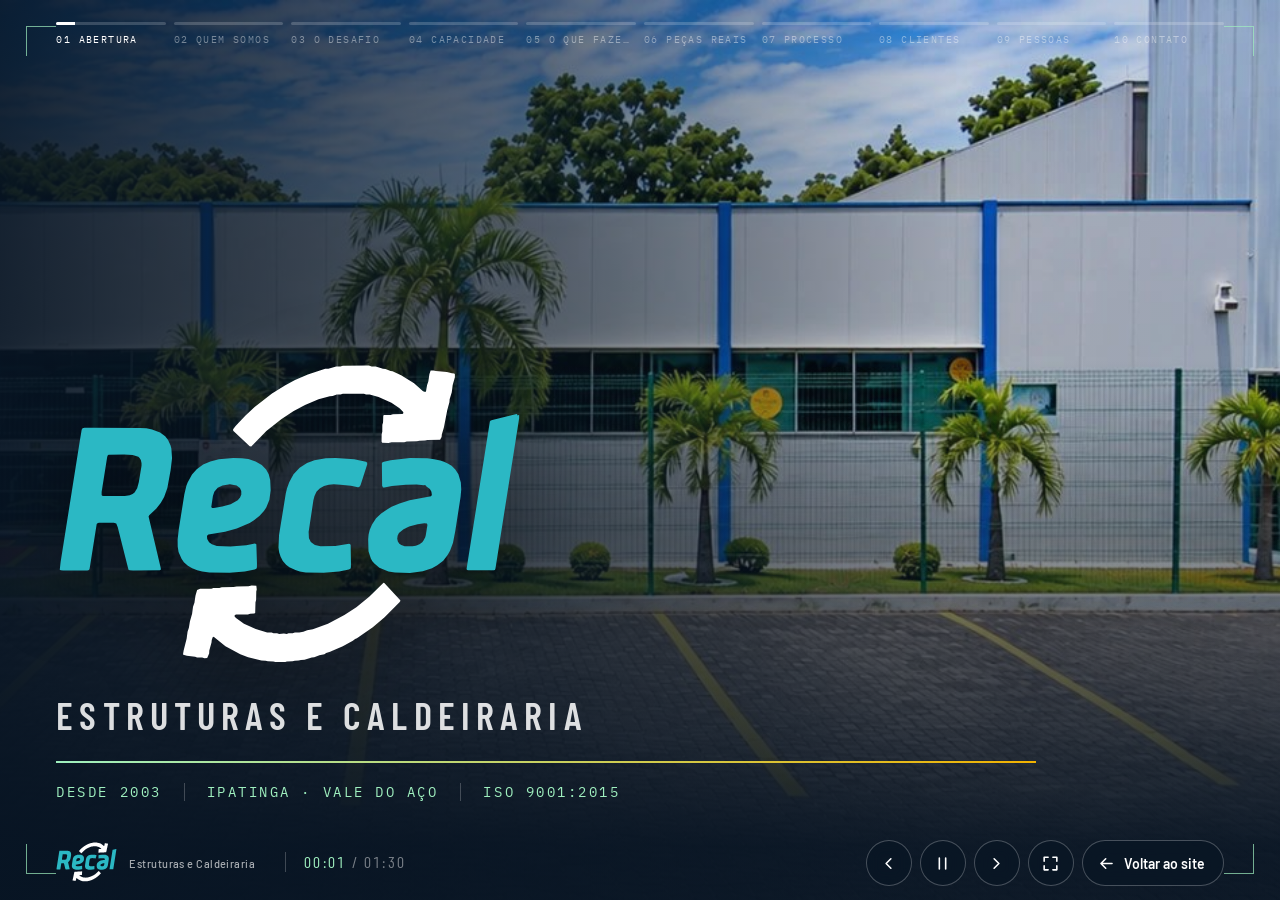
<file: apresentacao.html>
<!DOCTYPE html>
<html lang="pt-BR">
<head>
<meta charset="UTF-8">
<meta name="viewport" content="width=device-width, initial-scale=1.0, viewport-fit=cover">
<meta name="theme-color" content="#071423">
<meta name="color-scheme" content="dark">
<title>Recal em 90 segundos · Apresentação</title>
<link rel="preconnect" href="https://fonts.googleapis.com">
<link rel="preconnect" href="https://fonts.gstatic.com" crossorigin>
<link href="https://fonts.googleapis.com/css2?family=Barlow:wght@400;500;600;700&family=Barlow+Condensed:wght@500;600;700;800&family=IBM+Plex+Mono:wght@400;500&display=swap" rel="stylesheet">
<link rel="preload" as="image" href="img/fachada-recal.jpg?v=2">
<link rel="icon" type="image/svg+xml" href="img/favicon.svg?v=1">
<style>
/* =====================================================================
   RECAL EM 90 SEGUNDOS · proposta v2 · linguagem "Aço e precisão" (DESIGN.md)
   navy profundo + papel/cinza do site · verde para ação · menta só no escuro
   ===================================================================== */
:root{
  --n9:#071423;--n8:#0b1d33;--n7:#102a47;--paper:#e6e4dd;--ink:#0b1d33;
  --green:#1e9a52;--green-dk:#157a40;--mint:#9ff0bf;--mint-2:#3ee07f;--weld:#f2b200;
  --head:'Barlow Condensed','Arial Narrow',sans-serif;--body:'Barlow',system-ui,sans-serif;--mono:'IBM Plex Mono',ui-monospace,Consolas,monospace;
  --ease:cubic-bezier(.2,.7,.2,1);--pad:clamp(20px,4.4vw,72px);
  --top:clamp(54px,8vh,78px);--bot:clamp(58px,9vh,84px);
}
*{box-sizing:border-box;margin:0}
html,body{height:100%;background:var(--n9);color:#fff;font-family:var(--body);overflow:hidden;-webkit-font-smoothing:antialiased;-webkit-tap-highlight-color:transparent}
body{touch-action:manipulation}
body.idle{cursor:none}
img{display:block;max-width:100%;height:auto}
button{font:inherit;color:inherit}
:focus-visible{outline:2px solid var(--mint);outline-offset:3px}

/* ---------- palco e cenas ---------- */
.deck{position:fixed;inset:0;overflow:hidden;background:var(--n9)}
.sc{position:absolute;inset:0;opacity:0;visibility:hidden;transition:opacity .9s var(--ease),visibility 0s .9s}
.sc.on{opacity:1;visibility:visible;transition:opacity .9s var(--ease)}
.stage{position:absolute;left:var(--pad);right:var(--pad);top:var(--top);bottom:var(--bot);display:flex;flex-direction:column;justify-content:center}

/* entradas (reiniciam a cada cena) */
.in{opacity:0}
.sc.on .in{animation:up .9s var(--ease) both;animation-delay:var(--d,0s)}
@keyframes up{from{opacity:0;transform:translateY(28px)}to{opacity:1;transform:none}}
.sc.on .in--x{animation-name:fromL}
@keyframes fromL{from{opacity:0;transform:translateX(-36px)}to{opacity:1;transform:none}}
.ln{display:block;overflow:hidden;padding-bottom:.07em}
.ln>span{display:block;transform:translateY(110%)}
.sc.on .ln>span{animation:rise 1s var(--ease) both;animation-delay:var(--d,0s)}
@keyframes rise{to{transform:none}}

/* foto de fundo com zoom lento */
.ph{position:absolute;inset:0;overflow:hidden}
.ph img{width:100%;height:100%;object-fit:cover;transform:scale(1.1)}
.sc.on .ph img{animation:drift var(--t,9s) linear forwards}
@keyframes drift{to{transform:scale(1)}}
.ph--dark::after{content:"";position:absolute;inset:0;background:linear-gradient(90deg,rgba(7,20,35,.94) 0%,rgba(7,20,35,.72) 45%,rgba(7,20,35,.25) 100%),linear-gradient(0deg,rgba(7,20,35,.9),transparent 50%)}

/* tipografia comum */
.idx{display:flex;align-items:center;gap:14px;font-family:var(--mono);font-size:clamp(11px,1.05vw,14px);letter-spacing:.22em;text-transform:uppercase;color:var(--mint);margin-bottom:clamp(14px,2.6vh,26px)}
.idx b{font-weight:500;color:#fff}
.idx::after{content:"";width:56px;height:1px;background:currentColor;opacity:.6}
.h{font-family:var(--head);font-weight:800;line-height:.94;letter-spacing:-.012em;font-size:clamp(44px,min(6.6vw,11vh),112px)}
.h em{font-style:normal;color:var(--mint)}
.h--lg{font-size:clamp(52px,min(8.4vw,14vh),148px)}
.lead{font-size:clamp(16px,min(1.55vw,2.7vh),23px);line-height:1.5;color:rgba(255,255,255,.76);max-width:40ch;margin-top:clamp(14px,2.8vh,28px)}
.lead b{color:#fff;font-weight:600}
.src{font-family:var(--mono);font-size:clamp(10px,.85vw,12px);letter-spacing:.14em;text-transform:uppercase;color:rgba(255,255,255,.42)}

/* moldura técnica (cantos em colchete) */
.frame{position:absolute;inset:clamp(14px,2vw,28px);pointer-events:none;z-index:3}
.frame i{position:absolute;width:30px;height:30px;border:1.5px solid rgba(159,240,191,.7)}
.frame i:nth-child(1){left:0;top:0;border-right:0;border-bottom:0}
.frame i:nth-child(2){right:0;top:0;border-left:0;border-bottom:0}
.frame i:nth-child(3){left:0;bottom:0;border-right:0;border-top:0}
.frame i:nth-child(4){right:0;bottom:0;border-left:0;border-top:0}

/* ---------- 01 · abertura ---------- */
.s1 .ph img{object-position:100% 50%}
.s1 .ph::after{content:"";position:absolute;inset:0;background:linear-gradient(90deg,rgba(7,20,35,.92) 0%,rgba(7,20,35,.6) 42%,rgba(7,20,35,.15) 75%),linear-gradient(0deg,rgba(7,20,35,.95) 6%,transparent 60%)}
.s1 .stage{justify-content:flex-end;padding-bottom:2vh}
.logo-wrap{margin:0 0 1.4vh;line-height:0}
.s1 .logo{display:block;height:clamp(150px,min(30vw,34vh),340px);width:auto;opacity:0;transform:scale(.86);filter:drop-shadow(0 18px 40px rgba(0,0,0,.45))}
.sc.on .s1 .logo,.s1.on .logo{animation:logoIn 1s var(--ease) .2s forwards}
@keyframes logoIn{to{opacity:1;transform:none}}
@keyframes pop{to{transform:scale(1)}}@keyframes dash{to{stroke-dashoffset:0}}@keyframes fade{to{opacity:1}}
.s1 .h{font-size:clamp(84px,min(15vw,24vh),250px);letter-spacing:.02em;line-height:.82}
.s1__sub{font-family:var(--head);font-weight:600;font-size:clamp(22px,min(3vw,5vh),46px);letter-spacing:.16em;text-transform:uppercase;color:rgba(255,255,255,.86);margin-top:1.4vh}
.weld{position:relative;height:2px;margin:2.6vh 0 2.2vh;max-width:min(980px,100%);background:rgba(255,255,255,.12);overflow:hidden}
.weld i{position:absolute;inset:0;width:0;background:linear-gradient(90deg,var(--mint),var(--weld));box-shadow:0 0 16px 3px rgba(242,178,0,.55)}
.sc.on .weld i{animation:weld 1.8s var(--ease) 1.3s forwards}
@keyframes weld{to{width:100%}}
.meta{display:flex;flex-wrap:wrap;gap:10px 0;font-family:var(--mono);font-size:clamp(11px,1.1vw,15px);letter-spacing:.18em;text-transform:uppercase;color:var(--mint)}
.meta span{padding-right:22px;margin-right:22px;border-right:1px solid rgba(255,255,255,.22)}
.meta span:last-child{border:0;margin:0;padding:0}

/* ---------- 02 · manifesto (cinza + azul, igual à primeira tela do site) ---------- */
.s2{display:grid;grid-template-columns:minmax(0,.82fr) minmax(0,1.18fr)}
.s2__l{position:relative;background:var(--paper);padding:calc(var(--top) + 2vh) clamp(20px,3vw,48px) calc(var(--bot) + 2vh) var(--pad);display:flex}
.s2__card{position:relative;flex:1;border-radius:8px;overflow:hidden;box-shadow:0 40px 70px -40px rgba(7,20,35,.55);outline:1px solid rgba(7,20,35,.08)}
.s2__card img{width:100%;height:100%;object-fit:cover;object-position:35% 40%;transform:scale(1.08)}
.sc.on .s2__card img{animation:drift 7s linear forwards}
.tag38{position:absolute;left:18px;bottom:18px;background:var(--n8);color:#fff;padding:14px 18px;border-radius:6px}
.tag38 b{display:block;font-family:var(--head);font-size:clamp(28px,3vw,42px);line-height:1;color:var(--mint)}
.tag38 span{font-size:13px;color:rgba(255,255,255,.75)}
.s2__r{position:relative;background:var(--n9);display:flex;flex-direction:column;justify-content:center;padding:var(--top) var(--pad) var(--bot) clamp(28px,5vw,90px)}
.s2__r .h{font-size:clamp(40px,min(5.2vw,10vh),96px)}
.s2__r .h .ln{white-space:nowrap}
.s2__r .h .ln:nth-child(2){color:var(--mint)}
.pills{display:flex;flex-wrap:wrap;gap:10px;margin-top:clamp(18px,3.4vh,34px)}
.pills span{padding:9px 16px;border:1px solid rgba(255,255,255,.22);border-radius:999px;font-family:var(--mono);font-size:clamp(11px,.95vw,13px);letter-spacing:.14em;text-transform:uppercase;color:rgba(255,255,255,.85)}

/* ---------- 03 · desafio ---------- */
.strike{position:relative;display:inline-block;color:rgba(255,255,255,.55)}
.strike::after{content:"";position:absolute;left:-2%;top:54%;height:.09em;width:0;background:var(--weld);box-shadow:0 0 14px rgba(242,178,0,.6)}
.sc.on .strike::after{animation:strk .55s var(--ease) 1.5s forwards}
@keyframes strk{to{width:104%}}
.ticks{display:flex;flex-wrap:wrap;gap:12px 28px;margin-top:clamp(20px,4vh,40px)}
.ticks span{display:flex;align-items:center;gap:10px;font-family:var(--head);font-weight:700;font-size:clamp(20px,2vw,30px)}
.ticks svg{width:26px;height:26px;fill:none;stroke:var(--mint);stroke-width:2.2;stroke-linecap:round;stroke-linejoin:round}

/* ---------- 04 · capacidade (ficha técnica) ---------- */
.bp{position:absolute;inset:0;background-image:linear-gradient(rgba(159,240,191,.035) 1px,transparent 1px),linear-gradient(90deg,rgba(159,240,191,.035) 1px,transparent 1px);background-size:72px 72px;-webkit-mask-image:radial-gradient(ellipse at 70% 40%,#000,transparent 75%);mask-image:radial-gradient(ellipse at 70% 40%,#000,transparent 75%)}
.head2{display:grid;grid-template-columns:minmax(0,1.1fr) minmax(0,.9fr);gap:4vw;align-items:end}
.head2 .lead{margin:0 0 .4em}
.spec{display:grid;grid-template-columns:repeat(4,minmax(0,1fr));margin-top:clamp(22px,5vh,54px);border-top:1px solid rgba(255,255,255,.18);border-bottom:1px solid rgba(255,255,255,.18)}
.spec>div{position:relative;padding:clamp(18px,3.4vh,34px) clamp(14px,1.8vw,28px);border-left:1px solid rgba(255,255,255,.12)}
.spec>div:first-child{border-left:0;padding-left:0}
.spec>div::before{content:"";position:absolute;left:0;top:-1px;height:2px;width:0;background:var(--mint)}
.sc.on .spec>div::before{animation:bar 1.2s var(--ease) forwards;animation-delay:calc(var(--d,0s) + .3s)}
@keyframes bar{to{width:100%}}
.spec small{display:block;font-family:var(--mono);font-size:clamp(10px,.9vw,12.5px);letter-spacing:.18em;text-transform:uppercase;color:var(--mint)}
.spec b{display:block;margin-top:clamp(10px,2vh,20px);font-family:var(--head);font-weight:800;font-size:clamp(46px,min(6vw,11vh),104px);line-height:.9;font-variant-numeric:tabular-nums;letter-spacing:-.01em}
.spec b u{text-decoration:none;font-size:.4em;color:var(--mint);margin-left:6px;letter-spacing:0}
.spec b.b-pol{white-space:nowrap;font-size:clamp(34px,min(4.2vw,7.6vh),74px);min-height:calc(clamp(46px,min(6vw,11vh),104px) * .9);display:flex;align-items:flex-end}
.spec b.b-pol u{margin:0 .55em}
.spec h3{font-family:var(--head);font-weight:700;font-size:clamp(19px,1.8vw,27px);margin-top:clamp(8px,1.6vh,14px)}
.spec p{font-size:clamp(13px,1.1vw,16px);color:rgba(255,255,255,.62);margin-top:4px;line-height:1.4}
.spec .src{margin-top:0}
.foot-src{margin-top:clamp(12px,2.4vh,22px)}

/* ---------- 05 · serviços ---------- */
.svc{display:grid;grid-template-columns:repeat(4,minmax(0,1fr));gap:clamp(14px,2vw,32px);margin-top:clamp(26px,6vh,64px)}
.svc>div{position:relative;padding-top:clamp(16px,3vh,28px)}
.svc>div::before{content:"";position:absolute;left:0;top:0;height:2px;width:0;background:var(--mint);box-shadow:0 0 10px rgba(159,240,191,.5)}
.sc.on .svc>div::before{animation:bar 1s var(--ease) forwards;animation-delay:calc(var(--d,0s) + .2s)}
.svc>div::after{content:"";position:absolute;left:0;right:0;top:0;height:1px;background:rgba(255,255,255,.16)}
.svc i{display:block;font-style:normal;font-family:var(--head);font-weight:800;font-size:clamp(54px,min(6vw,10vh),100px);line-height:.85;color:transparent;-webkit-text-stroke:1.5px rgba(159,240,191,.75)}
.svc h3{font-family:var(--head);font-weight:700;font-size:clamp(24px,min(2.4vw,4.4vh),38px);line-height:1.02;margin-top:clamp(12px,2.4vh,24px)}
.svc p{margin-top:clamp(8px,1.4vh,12px);font-size:clamp(13px,1.15vw,17px);line-height:1.45;color:rgba(255,255,255,.66)}
.svc ul{list-style:none;padding:0;margin-top:clamp(10px,2vh,18px);display:grid;gap:6px;font-family:var(--mono);font-size:clamp(10px,.85vw,12px);letter-spacing:.12em;text-transform:uppercase;color:var(--mint)}

/* ---------- 06 · peças (duas por tela) ---------- */
.s6 .stage{justify-content:flex-start}
.pg-head{display:flex;justify-content:space-between;align-items:flex-end;gap:24px}
.pg-head .idx{margin-bottom:clamp(10px,1.8vh,18px)}
.pg-head .h{font-size:clamp(34px,min(4.4vw,8vh),72px)}
.pg-dots{display:flex;align-items:center;gap:8px;padding-bottom:.6em;font-family:var(--mono);font-size:clamp(11px,1vw,14px);letter-spacing:.16em;color:rgba(255,255,255,.55)}
.pg-dots span{margin-right:10px;font-variant-numeric:tabular-nums}
.pg-dots span b{font-weight:500;color:var(--mint)}
.pg-dots i{display:block;width:28px;height:3px;border-radius:2px;background:rgba(255,255,255,.2);transition:width .4s var(--ease),background .4s}
.pg-dots i.on{width:52px;background:var(--mint)}
.pairs{position:relative;flex:1;min-height:0;margin-top:clamp(16px,3vh,32px)}
.pair{position:absolute;inset:0;display:grid;grid-template-columns:minmax(0,1fr) minmax(0,1fr);gap:clamp(16px,2.2vw,36px);opacity:0;visibility:hidden;transition:opacity .7s var(--ease),visibility 0s .7s}
.pair.on{opacity:1;visibility:visible;transition:opacity .7s var(--ease)}
.card{display:flex;flex-direction:column;min-height:0}
.pair.on .card{animation:up .8s var(--ease) both}
.pair.on .card:nth-child(2){animation-delay:.15s}
.card__ph{position:relative;flex:1;min-height:0;border-radius:8px;overflow:hidden;outline:1px solid rgba(255,255,255,.12);box-shadow:0 34px 60px -36px rgba(0,0,0,.9)}
.card__ph img{width:100%;height:100%;object-fit:cover;transform:scale(1.07)}
.pair.on .card__ph img{animation:drift 5.6s linear forwards}
.card__ph b{position:absolute;left:14px;top:14px;padding:6px 10px;border-radius:4px;background:rgba(7,20,35,.82);backdrop-filter:blur(6px);font-family:var(--mono);font-weight:500;font-size:12px;letter-spacing:.14em;color:var(--mint)}
.card__tx{display:flex;align-items:baseline;justify-content:space-between;gap:16px;padding:clamp(12px,2vh,18px) 2px 0;border-top:0}
.card__tx h3{font-family:var(--head);font-weight:800;font-size:clamp(24px,min(2.5vw,4.6vh),42px);line-height:1;letter-spacing:-.005em}
.card__tx small{flex:none;font-family:var(--mono);font-size:clamp(10px,.9vw,12.5px);letter-spacing:.16em;text-transform:uppercase;color:var(--mint)}

/* ---------- 07 · processo ---------- */
.proc{position:relative;display:grid;grid-template-columns:repeat(5,minmax(0,1fr));margin-top:clamp(26px,6vh,60px)}
.proc__line{position:absolute;left:0;right:0;top:27px;height:2px;background:rgba(255,255,255,.14)}
.proc__line i{position:absolute;inset:0;width:0;background:var(--mint);box-shadow:0 0 12px var(--mint)}
.sc.on .proc__line i{animation:bar 4.4s linear .5s forwards}
.proc>div{position:relative;padding-right:clamp(10px,1.4vw,24px)}
.proc b{display:grid;place-items:center;width:56px;height:56px;border-radius:50%;border:2px solid var(--mint);background:var(--n9);font-family:var(--mono);font-weight:500;font-size:15px;color:var(--mint);position:relative}
.sc.on .proc b{animation:dot .35s forwards;animation-delay:var(--f)}
@keyframes dot{to{background:var(--mint);color:var(--n9);box-shadow:0 0 0 8px rgba(159,240,191,.14)}}
.proc h3{font-family:var(--head);font-weight:700;font-size:clamp(22px,min(2.2vw,4vh),34px);margin-top:clamp(12px,2.4vh,22px)}
.proc p{margin-top:6px;font-size:clamp(13px,1.1vw,16px);color:rgba(255,255,255,.64);line-height:1.4}
.proof{display:grid;grid-template-columns:auto minmax(0,1fr);gap:clamp(16px,2.4vw,36px);align-items:center;margin-top:clamp(26px,5.4vh,56px)}
.seal{display:flex;align-items:center;gap:16px;padding:16px 22px;border:1px solid rgba(159,240,191,.4);border-radius:8px;background:rgba(159,240,191,.05)}
.seal svg{width:46px;height:46px;fill:none;stroke:var(--mint);stroke-width:1.8;stroke-linecap:round;stroke-linejoin:round}
.seal b{display:block;font-family:var(--head);font-weight:800;font-size:clamp(24px,2.4vw,36px);line-height:1}
.seal span{font-size:clamp(12px,1vw,15px);color:rgba(255,255,255,.7)}
.proof__ph{display:flex;align-items:center;gap:18px}
.proof__ph img{width:clamp(110px,12vw,190px);aspect-ratio:3/2;object-fit:cover;border-radius:6px;outline:1px solid rgba(255,255,255,.15)}
.proof__ph p{font-size:clamp(13px,1.1vw,16px);color:rgba(255,255,255,.7);max-width:34ch;line-height:1.45}

/* ---------- 08 · setores e clientes ---------- */
.s8 .stage{align-content:center;display:grid;grid-template-columns:minmax(0,.95fr) minmax(0,1.05fr);gap:clamp(28px,5vw,90px);align-items:center}
.sect{display:grid;grid-template-columns:1fr 1fr;gap:10px;margin-top:clamp(20px,4vh,40px)}
.sect span{display:flex;align-items:center;gap:14px;padding:clamp(12px,2vh,18px) 18px;border:1px solid rgba(255,255,255,.14);border-radius:6px;font-family:var(--head);font-weight:700;font-size:clamp(20px,2vw,30px)}
.sect span i{font-style:normal;font-family:var(--mono);font-weight:500;font-size:12px;color:var(--mint)}
.logos{display:grid;grid-template-columns:repeat(2,minmax(0,1fr));gap:clamp(8px,1vw,14px)}
.logos div{display:grid;place-items:center;background:#fff;border-radius:6px;height:clamp(64px,12vh,118px);padding:14px 22px;box-shadow:0 20px 40px -26px rgba(0,0,0,.7)}
.logos img{max-height:clamp(30px,6vh,58px);max-width:82%;width:auto;object-fit:contain}
.logos .key{grid-column:span 2;height:clamp(76px,14vh,140px)}
.logos .key img{max-height:clamp(40px,8vh,74px)}
.logos-cap{margin-top:12px}

/* ---------- 09 · pessoas e planeta ---------- */
.s9 .stage{align-content:center;display:grid;grid-template-columns:minmax(0,.95fr) minmax(0,1.05fr);gap:clamp(28px,5vw,90px);align-items:center}
.duo{position:relative;height:min(64vh,640px)}
.duo>img{position:absolute;left:0;top:0;width:74%;height:88%;object-fit:cover;border-radius:8px;object-position:40% 45%}
.duo figure{position:absolute;right:0;bottom:0;width:44%;height:58%;border-radius:8px;overflow:hidden;border:6px solid var(--n9);box-shadow:0 30px 60px -20px rgba(0,0,0,.7)}
.duo figure img{width:100%;height:100%;object-fit:cover;object-position:50% 18%}
.chips{display:grid;grid-template-columns:1fr 1fr;gap:1px;margin-top:clamp(20px,4vh,40px);background:rgba(255,255,255,.14);border:1px solid rgba(255,255,255,.14);border-radius:8px;overflow:hidden}
.chips div{background:var(--n9);padding:clamp(14px,2.6vh,24px) clamp(14px,1.6vw,24px)}
.chips b{display:block;font-family:var(--head);font-weight:800;font-size:clamp(32px,min(3.6vw,6.4vh),58px);line-height:1;color:var(--mint)}
.chips span{display:block;margin-top:6px;font-size:clamp(13px,1.1vw,16px);color:rgba(255,255,255,.72)}

/* ---------- 10 · contato ---------- */
.s10 .stage{align-content:center;display:grid;grid-template-columns:minmax(0,1.25fr) minmax(0,.75fr);gap:clamp(28px,5vw,90px);align-items:center}
.contact{list-style:none;padding:0;margin-top:clamp(20px,4.4vh,44px);display:grid;gap:12px}
.contact li{display:flex;align-items:center;gap:14px;font-size:clamp(16px,1.6vw,23px)}
.contact svg{width:24px;height:24px;flex:none;fill:none;stroke:var(--mint);stroke-width:1.9;stroke-linecap:round;stroke-linejoin:round}
.qrs{justify-self:end;display:grid;grid-template-columns:repeat(2,minmax(0,1fr));gap:clamp(10px,1.2vw,18px);width:min(100%,460px)}
.qrs__cap{grid-column:1/-1;text-align:center;font-size:clamp(13px,1.1vw,16px);color:rgba(255,255,255,.8);margin:4px 0 0}
.qr small{display:block;margin-top:12px;font-family:var(--mono,monospace);font-size:11px;letter-spacing:.16em;text-transform:uppercase;color:#1e9a52}
.qr{background:#fff;color:var(--ink);border-radius:12px;padding:clamp(16px,2vw,24px);text-align:center;box-shadow:0 0 0 10px rgba(159,240,191,.1),0 40px 80px -30px rgba(0,0,0,.75)}
.sc.on .qr{animation:up .9s var(--ease) .6s both}
.qr__code{position:relative;overflow:hidden}
.qr__code img{width:100%;image-rendering:pixelated}
.qr__code::after{content:"";position:absolute;left:0;right:0;height:16%;top:-20%;background:linear-gradient(180deg,transparent,rgba(30,154,82,.35),transparent);animation:scan 2.6s ease-in-out infinite}
@keyframes scan{to{top:104%}}
.qr b{display:block;font-family:var(--head);font-weight:700;font-size:clamp(18px,1.6vw,24px);line-height:1.1;margin-top:4px}
.qr span{display:block;margin-top:4px;font-size:13px;color:#4b5a66}

/* ---------- interface ---------- */
.chap{position:fixed;left:var(--pad);right:var(--pad);top:max(14px,env(safe-area-inset-top));z-index:20;display:grid;grid-template-columns:repeat(10,minmax(0,1fr));gap:8px}
.chap button{all:unset;cursor:pointer;display:block;padding:8px 0 6px}
.chap button i{display:block;height:3px;border-radius:2px;background:rgba(255,255,255,.18);overflow:hidden}
.chap button i b{display:block;height:100%;width:0;background:#fff}
.chap button.done i b{width:100%}
.chap button span{display:block;margin-top:8px;font-family:var(--mono);font-size:10px;letter-spacing:.14em;text-transform:uppercase;color:rgba(255,255,255,.42);white-space:nowrap;overflow:hidden;text-overflow:ellipsis;transition:color .3s}
.chap button.cur span{color:#fff}
.chap button:focus-visible{outline:2px solid var(--mint);outline-offset:2px;border-radius:2px}
.brand{position:fixed;left:var(--pad);bottom:max(18px,env(safe-area-inset-bottom));z-index:20;display:flex;align-items:center;gap:12px}
.brand img{height:40px;width:auto;display:block}
.brand>span{display:flex;flex-direction:column;line-height:1;font-family:var(--head);font-weight:700;letter-spacing:.08em;font-size:16px}
.brand small{font-family:var(--body);font-weight:500;letter-spacing:.04em;font-size:11px;color:rgba(255,255,255,.65);margin-top:3px}
.brand>.clock{display:block;line-height:1.2;letter-spacing:.14em;font-weight:400}
.clock{margin-left:18px;padding-left:18px;border-left:1px solid rgba(255,255,255,.22);font-family:var(--mono);font-size:12px;letter-spacing:.14em;color:var(--mint);font-variant-numeric:tabular-nums;white-space:nowrap}
.clock em{font-style:normal;color:rgba(255,255,255,.45)}
.ctrl{position:fixed;right:var(--pad);bottom:max(14px,env(safe-area-inset-bottom));z-index:20;display:flex;gap:8px;transition:opacity .4s}
body.idle .ctrl{opacity:0}
.ctrl button,.ctrl a{min-width:46px;height:46px;border-radius:999px;border:1px solid rgba(255,255,255,.25);background:rgba(7,20,35,.6);backdrop-filter:blur(8px);color:#fff;display:grid;place-items:center;cursor:pointer;text-decoration:none;transition:background .2s,border-color .2s}
.ctrl button:hover,.ctrl a:hover{background:var(--green);border-color:var(--green)}
.ctrl svg{width:19px;height:19px;fill:none;stroke:currentColor;stroke-width:2;stroke-linecap:round;stroke-linejoin:round}
.ctrl .exit{display:flex;gap:8px;padding:0 18px 0 14px;font-weight:600;font-size:14px}
.tap{position:fixed;top:12vh;bottom:14vh;z-index:10;width:28%;background:none;border:0;cursor:pointer}
.tap--prev{left:0}.tap--next{right:0}
.tap:focus-visible{outline:none}
.paused{position:fixed;left:50%;top:50%;transform:translate(-50%,-50%) scale(.9);z-index:30;padding:14px 24px;border-radius:999px;background:rgba(0,0,0,.6);backdrop-filter:blur(8px);font-family:var(--mono);font-size:13px;letter-spacing:.14em;opacity:0;transition:opacity .3s,transform .3s;pointer-events:none}
body.is-paused .sc *,body.is-paused .sc *::before,body.is-paused .sc *::after{animation-play-state:paused!important}
body.is-paused .paused{opacity:1;transform:translate(-50%,-50%)}
.sweep{position:fixed;top:0;bottom:0;left:-2%;width:2px;z-index:15;background:var(--mint);box-shadow:0 0 24px 6px rgba(159,240,191,.4);opacity:0;pointer-events:none}
.sweep.go{animation:sweep .9s var(--ease)}
@keyframes sweep{0%{left:-1%;opacity:1}100%{left:101%;opacity:0}}
.sr{position:absolute;width:1px;height:1px;overflow:hidden;clip:rect(0 0 0 0);white-space:nowrap}

/* ---------- telas menores / tablet em pé ---------- */
@media (max-width:1100px){.chap button span{display:none}}
@media (max-aspect-ratio:1/1),(max-width:760px){
  .s2{grid-template-columns:1fr;grid-template-rows:42% 58%}
  .s2__l{padding:calc(var(--top) + 1vh) var(--pad) 2vh}
  .s2__r{padding:3vh var(--pad) var(--bot)}
  .head2,.s8 .stage,.s9 .stage,.s10 .stage{grid-template-columns:1fr;gap:3vh}
  .spec{grid-template-columns:1fr 1fr}
  .spec>div:nth-child(3){border-left:0;padding-left:0}
  .spec>div:nth-child(n+3){border-top:1px solid rgba(255,255,255,.12)}
  .svc{grid-template-columns:1fr 1fr;row-gap:3vh}
  .proc{grid-template-columns:1fr;gap:2vh}
  .proc__line{display:none}
  .proc>div{display:grid;grid-template-columns:56px 1fr;column-gap:16px;align-items:center}
  .proc b{grid-row:span 2}.proc h3{margin:0}
  .proof{grid-template-columns:1fr}
  .duo{height:30vh}
  .qrs{justify-self:start;width:min(100%,400px)}
  .s9 .lead,.s8 .lead{display:none}
  .pair{grid-template-columns:1fr;grid-template-rows:minmax(0,1fr) minmax(0,1fr);gap:2vh}
  .card__tx{padding-top:1vh}
  .card__tx h3{font-size:clamp(20px,5.4vw,30px)}
  .pg-dots i{width:18px}.pg-dots i.on{width:34px}
  .pg-head{flex-direction:column;align-items:flex-start;gap:8px}
  .pg-head .h{font-size:clamp(30px,8.6vw,44px)}
  .pg-head .idx,.pg-dots span{white-space:nowrap}
  .pg-dots{padding-bottom:0}
}
@media (max-width:760px){
  .svc p,.svc ul,.proc p,.proof__ph,.clock,.brand small,.ctrl .exit span{display:none}
  .meta span{padding-right:12px;margin-right:12px}
  .logos div{height:9vh}.logos .key{height:10vh}
}
@media (prefers-reduced-motion:reduce){
  *,*::before,*::after{animation-duration:.01s!important;animation-delay:0s!important;transition-duration:.01s!important}
  .qr__code::after{display:none}
}
</style>
</head>
<body>
<main class="deck" id="deck">
  <h1 class="sr">Recal Estruturas e Caldeiraria · apresentação em 90 segundos</h1>

  <!-- 01 · abertura -->
  <section class="sc s1" data-dur="6000" data-name="Abertura" aria-label="Abertura">
    <div class="ph" style="--t:7s"><img src="img/fachada-recal.jpg?v=2" alt="" width="2000" height="667"></div>
    <div class="frame" aria-hidden="true"><i></i><i></i><i></i><i></i></div>
    <div class="stage">
      <div class="logo-wrap"><img class="logo" src="img/logo-recal-negativo.svg?v=1" alt="Recal" width="598" height="391"></div>
      <p class="s1__sub in" style="--d:1.3s">Estruturas e Caldeiraria</p>
      <div class="weld" aria-hidden="true"><i></i></div>
      <div class="meta in" style="--d:2s"><span>Desde 2003</span><span>Ipatinga · Vale do Aço</span><span>ISO 9001:2015</span></div>
    </div>
  </section>

  <!-- 02 · manifesto -->
  <section class="sc s2" data-dur="6000" data-name="Quem somos" aria-label="Quem somos">
    <div class="s2__l">
      <div class="s2__card in" style="--d:.1s">
        <img src="img/equipe/equipe-projeto-nitida.jpg" alt="Dois colaboradores da Recal, com capacete e óculos, analisando um desenho técnico" width="1391" height="1467">
        <div class="tag38"><b>38%</b><span>da equipe formada dentro da Recal</span></div>
      </div>
    </div>
    <div class="s2__r">
      <p class="idx in"><b>02</b> Quem somos</p>
      <h2 class="h"><span class="ln"><span style="--d:.25s">Força para fabricar.</span></span><span class="ln"><span style="--d:.45s">Precisão para entregar.</span></span></h2>
      <p class="lead in" style="--d:1s">Mais de 20 anos fabricando caldeiraria pesada no Vale do Aço, ao lado das maiores usinas do país.</p>
      <div class="pills in" style="--d:1.3s"><span>Siderurgia</span><span>Mineração</span><span>Energia</span><span>Fertilizantes</span></div>
    </div>
  </section>

  <!-- 03 · desafio -->
  <section class="sc s3" data-dur="7000" data-name="O desafio" aria-label="O desafio">
    <div class="ph ph--dark" style="--t:8s"><img src="img/obras-hd/roda-cacambas.jpg" alt="" width="1200" height="820"></div>
    <div class="frame" aria-hidden="true"><i></i><i></i><i></i><i></i></div>
    <div class="stage">
      <p class="idx in"><b>03</b> O seu desafio</p>
      <h2 class="h h--lg"><span class="ln"><span style="--d:.2s">Equipamento</span></span><span class="ln"><span style="--d:.4s"><span class="strike">parado</span></span></span><span class="ln"><span style="--d:.6s">custa <em>caro</em>.</span></span></h2>
      <p class="lead in" style="--d:1.9s">Fabricamos e recuperamos equipamentos com <b>foco em emergências</b>, para a sua planta voltar a operar no menor prazo.</p>
      <div class="ticks in" style="--d:2.3s">
        <span><svg viewBox="0 0 24 24" aria-hidden="true"><path d="M5 12l5 5 9-10"/></svg>Fabricação</span>
        <span><svg viewBox="0 0 24 24" aria-hidden="true"><path d="M5 12l5 5 9-10"/></svg>Recuperação</span>
        <span><svg viewBox="0 0 24 24" aria-hidden="true"><path d="M5 12l5 5 9-10"/></svg>Emergências</span>
      </div>
    </div>
  </section>

  <!-- 04 · capacidade -->
  <section class="sc s4" data-dur="9000" data-name="Capacidade" aria-label="Capacidade">
    <div class="bp" aria-hidden="true"></div>
    <div class="stage">
      <div class="head2">
        <div>
          <p class="idx in"><b>04</b> Capacidade instalada</p>
        </div>
        <p class="lead in" style="--d:.7s">Galpões com pontes rolantes, prensas, calandras, máquinas CNC e usinagem própria.</p>
      </div>
      <div class="spec">
        <div class="in" style="--d:.5s"><small>01 · Área</small><b data-to="5000">0<u>m²</u></b><h3>Área total própria</h3><p>Galpões e produção próprios</p></div>
        <div class="in" style="--d:.65s"><small>02 · Conformação</small><b data-to="500">0<u>t</u></b><h3>Prensa hidráulica</h3><p>Conformação de chapas grossas</p></div>
        <div class="in" style="--d:.8s"><small>03 · Calandragem</small><b class="b-pol">1"<u> e </u>1.1/2"</b><h3>Calandras</h3><p>Chapas de 1" e 1.1/2" (polegadas)</p></div>
        <div class="in" style="--d:.95s"><small>04 · Içamento</small><b data-to="25">0<u>t</u></b><h3>Pontes rolantes</h3><p>Capacidades de 16 t e 25 t</p></div>
      </div>
    </div>
  </section>

  <!-- 05 · serviços -->
  <section class="sc s5" data-dur="8000" data-name="O que fazemos" aria-label="O que fazemos">
    <div class="stage">
      <p class="idx in"><b>05</b> O que fazemos</p>
      <h2 class="h"><span class="ln"><span style="--d:.15s">Do desenho do cliente</span></span><span class="ln"><span style="--d:.3s">à <em>peça entregue</em>.</span></span></h2>
      <div class="svc">
        <div class="in" style="--d:.55s"><i aria-hidden="true">01</i><h3>Caldeiraria leve, média e pesada</h3><p>Conjuntos soldados de grande porte, tanques e cones antidesgaste.</p><ul><li>Corte · calandragem</li><li>Soldagem qualificada</li></ul></div>
        <div class="in" style="--d:.7s"><i aria-hidden="true">02</i><h3>Dutos e peças flangeadas</h3><p>Curvas, derivações em Y e peças de distribuição.</p><ul><li>Grande diâmetro</li><li>Revestimento interno</li></ul></div>
        <div class="in" style="--d:.85s"><i aria-hidden="true">03</i><h3>Estruturas metálicas</h3><p>Fabricação e montagem de estruturas, bases e anéis estruturais.</p><ul><li>Fabricação</li><li>Montagem em campo</li></ul></div>
        <div class="in" style="--d:1s"><i aria-hidden="true">04</i><h3>Fabricação e recuperação</h3><p>Peças novas e recuperação de equipamentos, com foco em emergências.</p><ul><li>Peças de reposição</li><li>Atendimento rápido</li></ul></div>
      </div>
    </div>
  </section>

  <!-- 06 · peças -->
  <section class="sc s6" data-gallery data-name="Peças reais" aria-label="Peças fabricadas pela Recal">
    <div class="bp" aria-hidden="true"></div>
    <div class="stage">
      <div class="pg-head">
        <div>
          <p class="idx in"><b>06</b> Feito no nosso galpão</p>
          <h2 class="h"><span class="ln"><span style="--d:.15s">Peças que já <em>saíram daqui</em>.</span></span></h2>
        </div>
        <div class="pg-dots in" id="pgDots" style="--d:.4s" aria-hidden="true"></div>
      </div>
      <div class="pairs" id="pairs"></div>
    </div>
  </section>

  <!-- 07 · processo -->
  <section class="sc s7" data-dur="9000" data-name="Processo" aria-label="Processo e qualidade">
    <div class="stage">
      <p class="idx in"><b>07</b> Processo e qualidade</p>
      <h2 class="h"><span class="ln"><span style="--d:.15s">Começa no desenho.</span></span><span class="ln"><span style="--d:.3s">Termina com <em>relatório</em>.</span></span></h2>
      <div class="proc">
        <span class="proc__line" aria-hidden="true"><i></i></span>
        <div class="in" style="--d:.5s;--f:.6s"><b>01</b><h3>Diagnóstico</h3><p>Visita técnica e levantamento de campo.</p></div>
        <div class="in" style="--d:.6s;--f:1.6s"><b>02</b><h3>Projeto</h3><p>Detalhamento e lista de materiais.</p></div>
        <div class="in" style="--d:.7s;--f:2.6s"><b>03</b><h3>Fabricação</h3><p>Corte, calandragem e soldagem.</p></div>
        <div class="in" style="--d:.8s;--f:3.6s"><b>04</b><h3>Inspeção</h3><p>Controle e relatório dimensional.</p></div>
        <div class="in" style="--d:.9s;--f:4.6s"><b>05</b><h3>Entrega</h3><p>Logística e montagem em campo.</p></div>
      </div>
      <div class="proof in" style="--d:1.4s">
        <div class="seal"><svg viewBox="0 0 48 48" aria-hidden="true"><path d="M24 4l16 6v12c0 10-7 17-16 22-9-5-16-12-16-22V10z"/><path d="M17 24l5 5 9-10"/></svg><div><b>ISO 9001:2015</b><span>Gestão da qualidade certificada</span></div></div>
        <div class="proof__ph"><img src="img/topografia.jpg" alt="Equipe da Recal, com capacete, fazendo medição dimensional de uma peça" width="1543" height="1019" loading="lazy"><p>Medição dimensional em cada peça antes de sair da fábrica.</p></div>
      </div>
    </div>
  </section>

  <!-- 08 · setores e clientes -->
  <section class="sc s8" data-dur="8000" data-name="Clientes" aria-label="Setores e clientes">
    <div class="stage">
      <div>
        <p class="idx in"><b>08</b> Para quem fazemos</p>
        <h2 class="h"><span class="ln"><span style="--d:.15s">Caldeiraria para</span></span><span class="ln"><span style="--d:.3s">quem move o <em>país</em>.</span></span></h2>
        <p class="lead in" style="--d:.7s">No coração do Vale do Aço, atendendo indústrias que não podem parar.</p>
        <div class="sect">
          <span class="in in--x" style="--d:.8s"><i>01</i>Siderurgia</span>
          <span class="in in--x" style="--d:.9s"><i>02</i>Mineração</span>
          <span class="in in--x" style="--d:1s"><i>03</i>Energia</span>
          <span class="in in--x" style="--d:1.1s"><i>04</i>Fertilizantes</span>
        </div>
      </div>
      <div>
        <div class="logos">
          <div class="key in" style="--d:.5s"><img src="img/clientes/usiminas-mineracao.png" alt="Usiminas Mineração" width="462" height="134" loading="lazy"></div>
          <div class="in" style="--d:.6s"><img src="img/clientes/aperam.png" alt="Aperam" width="488" height="148" loading="lazy"></div>
          <div class="in" style="--d:.7s"><img src="img/clientes/usiminas-unigal.png" alt="Unigal Usiminas" width="572" height="172" loading="lazy"></div>
          <div class="in" style="--d:.8s"><img src="img/clientes/arcelormittal.png" alt="ArcelorMittal" width="444" height="190" loading="lazy"></div>
          <div class="in" style="--d:.9s"><img src="img/clientes/mosaic.png" alt="Mosaic" width="420" height="156" loading="lazy"></div>
          <div class="in" style="--d:1s"><img src="img/clientes/neoenergia.png" alt="Neoenergia" width="406" height="170" loading="lazy"></div>
          <div class="in" style="--d:1.1s"><img src="img/clientes/sms-group.png" alt="SMS group" width="446" height="76" loading="lazy"></div>
        </div>
        <p class="src logos-cap in" style="--d:1.3s">Algumas empresas que já confiaram na Recal</p>
      </div>
    </div>
  </section>

  <!-- 09 · pessoas e planeta -->
  <section class="sc s9" data-dur="7000" data-name="Pessoas" aria-label="Pessoas e planeta">
    <div class="stage">
      <div class="duo in" style="--d:.1s">
        <img src="img/equipe/equipe-projeto-nitida.jpg" alt="Colaboradores da Recal com EPI analisando um desenho técnico" width="1391" height="1467" loading="lazy">
        <figure><img src="img/equipe/colaboradora-sorrindo.jpg" alt="Colaboradora da Recal sorrindo" width="1131" height="1391" loading="lazy"></figure>
      </div>
      <div>
        <p class="idx in"><b>09</b> Pessoas e planeta</p>
        <h2 class="h"><span class="ln"><span style="--d:.2s">Gente que fica.</span></span><span class="ln"><span style="--d:.35s">Fábrica no <em>verde</em>.</span></span></h2>
        <div class="chips in" style="--d:.8s">
          <div><b>38%</b><span>da equipe formada dentro da Recal</span></div>
          <div><b>20.000 m²</b><span>de área de preservação</span></div>
          <div><b>ONU</b><span>signatária do Pacto Global</span></div>
          <div><b>Solar</b><span>energia própria na fábrica</span></div>
        </div>
      </div>
    </div>
  </section>

  <!-- 10 · contato -->
  <section class="sc s10" data-dur="9000" data-name="Contato" aria-label="Contato">
    <div class="ph ph--dark" style="--t:10s"><img src="img/obras-hd/transporte-dutos.jpg" alt="" width="1200" height="730" loading="lazy"></div>
    <div class="stage">
      <div>
        <p class="idx in"><b>10</b> Seja nosso cliente</p>
        <h2 class="h h--lg"><span class="ln"><span style="--d:.15s">Nós resolvemos</span></span><span class="ln"><span style="--d:.35s">o seu <em>problema</em>.</span></span></h2>
        <ul class="contact">
          <li class="in" style="--d:.9s"><svg viewBox="0 0 24 24" aria-hidden="true"><path d="M5 4h4l2 5-2.5 1.5a11 11 0 0 0 5 5L15 13l5 2v4a2 2 0 0 1-2 2A16 16 0 0 1 3 6a2 2 0 0 1 2-2z"/></svg>(31) 3821-2803 · WhatsApp (31) 99166-5958</li>
          <li class="in" style="--d:1.05s"><svg viewBox="0 0 24 24" aria-hidden="true"><rect x="3" y="5" width="18" height="14" rx="2"/><path d="M3 7l9 6 9-6"/></svg>comercial@recalcaldeiraria.com.br</li>
          <li class="in" style="--d:1.2s"><svg viewBox="0 0 24 24" aria-hidden="true"><path d="M12 21s-7-6.2-7-12a7 7 0 0 1 14 0c0 5.8-7 12-7 12z"/><circle cx="12" cy="9" r="2.5"/></svg>R. Tarcísio Sampaio, 195 · Distrito Industrial · Ipatinga/MG</li>
        </ul>
      </div>
      <div class="qrs">
        <div class="qr">
          <div class="qr__code"><img src="img/qr-eng-marcos.svg" alt="QR code para falar com o Engenheiro Marcos Antônio pelo WhatsApp +55 31 8807-6289" width="512" height="512" loading="lazy"></div>
          <small>Engenharia</small>
          <b>Eng. Marcos Antônio</b>
          <span>+55 31 8807-6289</span>
        </div>
        <div class="qr">
          <div class="qr__code"><img src="img/qr-diretor-walberte.svg" alt="QR code para falar com o Diretor Walberte Silva pelo WhatsApp +55 31 9166-5891" width="512" height="512" loading="lazy"></div>
          <small>Diretoria</small>
          <b>Walberte Silva</b>
          <span>+55 31 9166-5891</span>
        </div>
        <p class="qrs__cap">Aponte a câmera e fale direto pelo WhatsApp</p>
      </div>
    </div>
  </section>
</main>

<!-- interface -->
<nav class="chap" id="chap" aria-label="Capítulos da apresentação"></nav>
<button class="tap tap--prev" id="tapPrev" type="button" tabindex="-1" aria-label="Cena anterior"></button>
<button class="tap tap--next" id="tapNext" type="button" tabindex="-1" aria-label="Próxima cena"></button>
<div class="brand">
  <img src="img/logo-recal-negativo.svg?v=1" alt="Recal" width="598" height="391">
  <span translate="no"><small>Estruturas e Caldeiraria</small></span>
  <span class="clock" id="clock" aria-hidden="true">00:00 <em>/ 01:30</em></span>
</div>
<div class="ctrl">
  <button id="btnPrev" type="button" aria-label="Cena anterior"><svg viewBox="0 0 24 24" aria-hidden="true"><path d="M15 6l-6 6 6 6"/></svg></button>
  <button id="btnPlay" type="button" aria-label="Pausar"><svg viewBox="0 0 24 24" id="icoPlay" aria-hidden="true"><path d="M8 5v14M16 5v14"/></svg></button>
  <button id="btnNext" type="button" aria-label="Próxima cena"><svg viewBox="0 0 24 24" aria-hidden="true"><path d="M9 6l6 6-6 6"/></svg></button>
  <button id="btnFs" type="button" aria-label="Tela cheia"><svg viewBox="0 0 24 24" aria-hidden="true"><path d="M4 9V4h5M20 9V4h-5M4 15v5h5M20 15v5h-5"/></svg></button>
  <a class="exit" href="index.html" id="btnExit"><svg viewBox="0 0 24 24" aria-hidden="true"><path d="M19 12H5M11 6l-6 6 6 6"/></svg><span>Voltar ao site</span></a>
</div>
<div class="sweep" id="sweep" aria-hidden="true"></div>
<div class="paused" role="status">PAUSADO · TOQUE PARA CONTINUAR</div>
<p class="sr" id="live" aria-live="polite"></p>

<script>
(() => {
  const scenes = [...document.querySelectorAll('.sc')];
  const body = document.body;

  /* ---------- peças: duas por tela (fotos nítidas, sem condição insegura) ---------- */
  const WORKS = [
    ['roda-cacambas', 'Roda de caçambas', 'Mineração'],
    ['distribuidor-multitubos', 'Distribuidor multitubos', 'Caldeiraria'],
    ['duto-revestido', 'Duto com revestimento interno', 'Dutos'],
    ['cone-antidesgaste', 'Cone antidesgaste', 'Mineração'],
    ['derivacao-y', 'Derivação em Y', 'Dutos'],
    ['anel-estrutural', 'Anel estrutural', 'Estruturas'],
    ['peca-distribuicao', 'Peça de distribuição', 'Dutos'],
    ['carcaca-usinada', 'Carcaça para mancais', 'Caldeiraria'],
  ];
  const GSTEP = 5250;                                   // 4 telas × 5,25 s = 21 s
  const pairsEl = document.getElementById('pairs'), pgDots = document.getElementById('pgDots');
  const NP = Math.ceil(WORKS.length / 2);
  const pages = [];
  for (let p = 0; p < NP; p++) {
    const pg = document.createElement('div'); pg.className = 'pair';
    pg.innerHTML = WORKS.slice(p * 2, p * 2 + 2).map(([f, t, c], k) => {
      const n = String(p * 2 + k + 1).padStart(2, '0');
      return `<figure class="card"><div class="card__ph"><img src="img/obras-hd/${f}.jpg" alt="${t}, fabricado pela Recal" decoding="async"><b>${n} / ${String(WORKS.length).padStart(2, '0')}</b></div><figcaption class="card__tx"><h3>${t}</h3><small>${c}</small></figcaption></figure>`;
    }).join('');
    pairsEl.appendChild(pg); pages.push(pg);
  }
  pgDots.innerHTML = `<span id="pgN"><b>01</b> / ${String(NP).padStart(2, '0')}</span>` + pages.map(() => '<i></i>').join('');
  const dots = [...pgDots.querySelectorAll('i')], pgN = document.getElementById('pgN');
  const galScene = document.querySelector('[data-gallery]');
  galScene.dataset.dur = NP * GSTEP;
  let gIdx = -1;
  const showWork = i => {
    if (i === gIdx) return; gIdx = i;
    pages.forEach((p, k) => p.classList.toggle('on', k === i));
    dots.forEach((d, k) => d.classList.toggle('on', k === i));
    pgN.innerHTML = `<b>${String(i + 1).padStart(2, '0')}</b> / ${String(NP).padStart(2, '0')}`;
  };

  /* ---------- capítulos ---------- */
  const chap = document.getElementById('chap');
  const segs = scenes.map((s, k) => {
    const b = document.createElement('button');
    b.type = 'button'; b.setAttribute('aria-label', `Ir para ${s.dataset.name}`);
    b.innerHTML = `<i><b></b></i><span>${String(k + 1).padStart(2, '0')} ${s.dataset.name}</span>`;
    b.addEventListener('click', e => { e.stopPropagation(); go(k); });
    chap.appendChild(b); return b;
  });
  const durs = scenes.map(s => +s.dataset.dur);
  const starts = durs.map((d, i) => durs.slice(0, i).reduce((a, b) => a + b, 0));
  const TOTAL = durs.reduce((a, b) => a + b, 0);          // 90 s
  const clock = document.getElementById('clock');
  const mmss = ms => { const s = Math.min(Math.round(ms / 1000), 5999); return String(Math.floor(s / 60)).padStart(2, '0') + ':' + String(s % 60).padStart(2, '0'); };

  /* ---------- contadores ---------- */
  const fmt = (v, d) => v.toLocaleString('pt-BR', { minimumFractionDigits: d, maximumFractionDigits: d });
  const runCounters = sc => sc.querySelectorAll('[data-to]').forEach((el, k) => {
    const to = +el.dataset.to, dec = +(el.dataset.dec || 0), unit = el.querySelector('u').outerHTML;
    const t0 = performance.now() + 600 + k * 150;
    const step = t => {
      if (!sc.classList.contains('on')) return;
      const q = Math.min(1, Math.max(0, (t - t0) / 1500));
      el.innerHTML = fmt(to * (1 - Math.pow(1 - q, 4)), dec) + unit;
      if (q < 1) requestAnimationFrame(step);
    };
    el.innerHTML = fmt(0, dec) + unit;
    requestAnimationFrame(step);
  });

  /* ---------- motor (tempo fixo por cena) ---------- */
  let cur = -1, elapsed = 0, last = performance.now(), paused = false;
  const live = document.getElementById('live');
  const go = i => {
    i = (i + scenes.length) % scenes.length;
    scenes.forEach((s, k) => { s.classList.toggle('on', k === i); s.setAttribute('aria-hidden', k === i ? 'false' : 'true'); });
    const s = scenes[i]; s.classList.remove('on'); void s.offsetWidth; s.classList.add('on');
    segs.forEach((g, k) => { g.classList.toggle('done', k < i); g.classList.toggle('cur', k === i); g.firstChild.firstChild.style.width = k < i ? '100%' : '0'; if (k === i) g.setAttribute('aria-current', 'step'); else g.removeAttribute('aria-current'); });
    cur = i; elapsed = 0; gIdx = -1;
    live.textContent = `Cena ${i + 1} de ${scenes.length}: ${s.dataset.name}`;
    const sw = document.getElementById('sweep'); sw.classList.remove('go'); void sw.offsetWidth; if (i > 0) sw.classList.add('go');
    runCounters(s);
    if (s === galScene) showWork(0);
  };
  const loop = t => {
    const dt = Math.min(t - last, 100); last = t;
    if (!paused && cur >= 0) {
      elapsed += dt;
      segs[cur].firstChild.firstChild.style.width = Math.min(100, elapsed / durs[cur] * 100) + '%';
      if (scenes[cur] === galScene) showWork(Math.min(NP - 1, Math.floor(elapsed / GSTEP)));
      if (elapsed >= durs[cur]) go(cur + 1);
    }
    if (cur >= 0) clock.innerHTML = `${mmss(starts[cur] + elapsed)} <em>/ ${mmss(TOTAL)}</em>`;
    requestAnimationFrame(loop);
  };

  /* ---------- controles ---------- */
  const setPaused = p => {
    paused = p; body.classList.toggle('is-paused', p);
    document.getElementById('icoPlay').innerHTML = p ? '<path d="M8 5v14l11-7z"/>' : '<path d="M8 5v14M16 5v14"/>';
    document.getElementById('btnPlay').setAttribute('aria-label', p ? 'Continuar' : 'Pausar');
  };
  const stop = fn => e => { e.stopPropagation(); fn(); };
  document.getElementById('tapNext').onclick = stop(() => go(cur + 1));
  document.getElementById('tapPrev').onclick = stop(() => go(cur - 1));
  document.getElementById('btnNext').onclick = stop(() => go(cur + 1));
  document.getElementById('btnPrev').onclick = stop(() => go(cur - 1));
  document.getElementById('btnPlay').onclick = stop(() => setPaused(!paused));
  document.getElementById('deck').addEventListener('click', () => setPaused(!paused));
  addEventListener('keydown', e => {
    if (e.key === 'ArrowRight' || e.key === 'PageDown') go(cur + 1);
    else if (e.key === 'ArrowLeft' || e.key === 'PageUp') go(cur - 1);
    else if (e.key === ' ' && !e.target.closest('button,a')) { e.preventDefault(); setPaused(!paused); }
    else if (e.key === 'f' || e.key === 'F') toggleFs();
  });
  let sx = null;
  addEventListener('touchstart', e => { sx = e.touches[0].clientX; }, { passive: true });
  addEventListener('touchend', e => { if (sx === null) return; const dx = e.changedTouches[0].clientX - sx; sx = null; if (Math.abs(dx) > 60) go(cur + (dx < 0 ? 1 : -1)); });
  const toggleFs = () => {
    const d = document, el = d.documentElement;
    if (d.fullscreenElement || d.webkitFullscreenElement) (d.exitFullscreen || d.webkitExitFullscreen).call(d);
    else (el.requestFullscreen || el.webkitRequestFullscreen || (() => {})).call(el);
  };
  document.getElementById('btnFs').onclick = stop(toggleFs);
  document.getElementById('btnExit').addEventListener('click', e => {
    try { const r = new URL(document.referrer); if (r.origin === location.origin && history.length > 1) { e.preventDefault(); history.back(); } } catch (err) {}
  });
  const keepAwake = async () => { try { if ('wakeLock' in navigator) await navigator.wakeLock.request('screen'); } catch (e) {} };
  keepAwake();
  document.addEventListener('visibilitychange', () => { if (document.visibilityState === 'visible') keepAwake(); });
  let idleT;
  const wake = () => { body.classList.remove('idle'); clearTimeout(idleT); idleT = setTimeout(() => body.classList.add('idle'), 3500); };
  ['mousemove', 'touchstart', 'keydown'].forEach(ev => addEventListener(ev, wake, { passive: true }));
  wake();

  // pré-carrega e decodifica as fotos
  document.querySelectorAll('.sc img').forEach(im => { if (im.decode) im.decode().catch(() => {}); });

  // ?cena=N&pausa=1 (para revisão)
  const q = new URLSearchParams(location.search);
  go(Math.max(0, (+q.get('cena') || 1) - 1));
  if (q.get('pausa')) setTimeout(() => setPaused(true), +q.get('pausa'));
  window.recalGo = go;
  requestAnimationFrame(loop);
})();
</script>
</body>
</html>
</file>
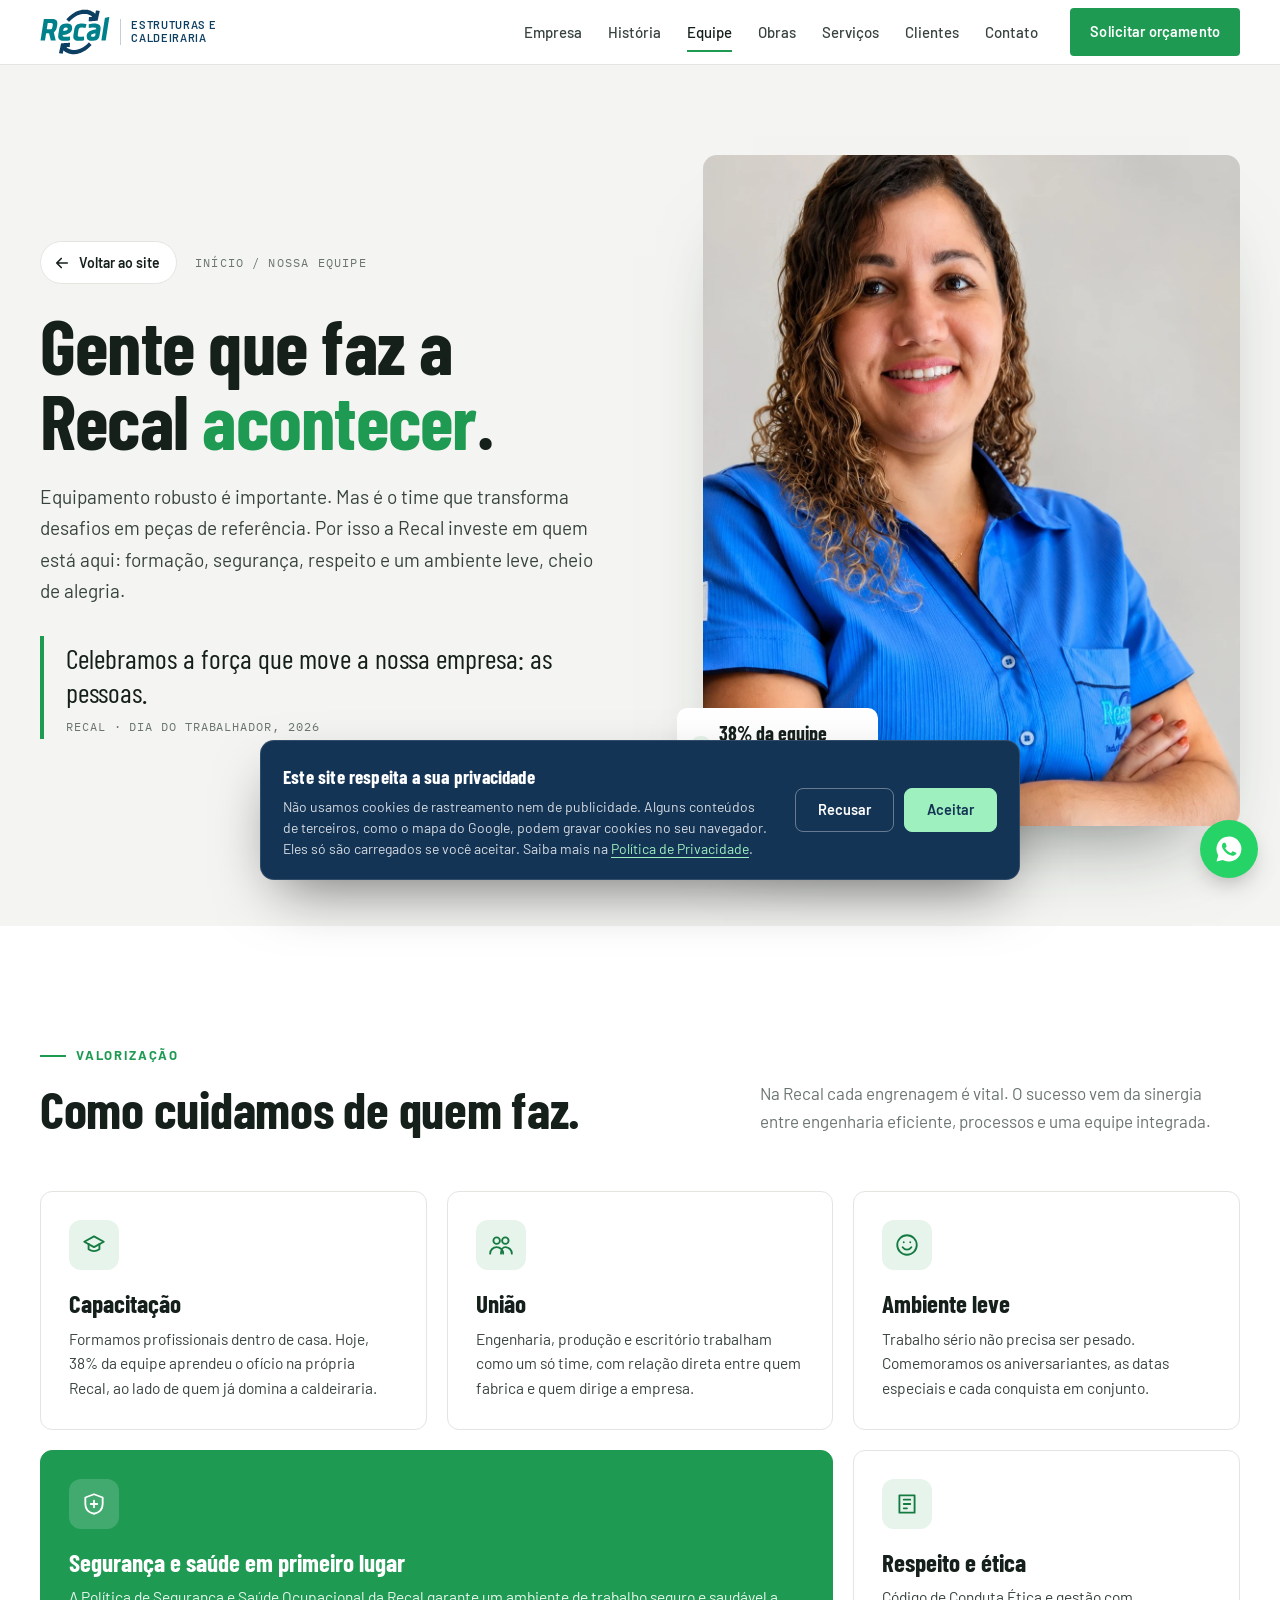
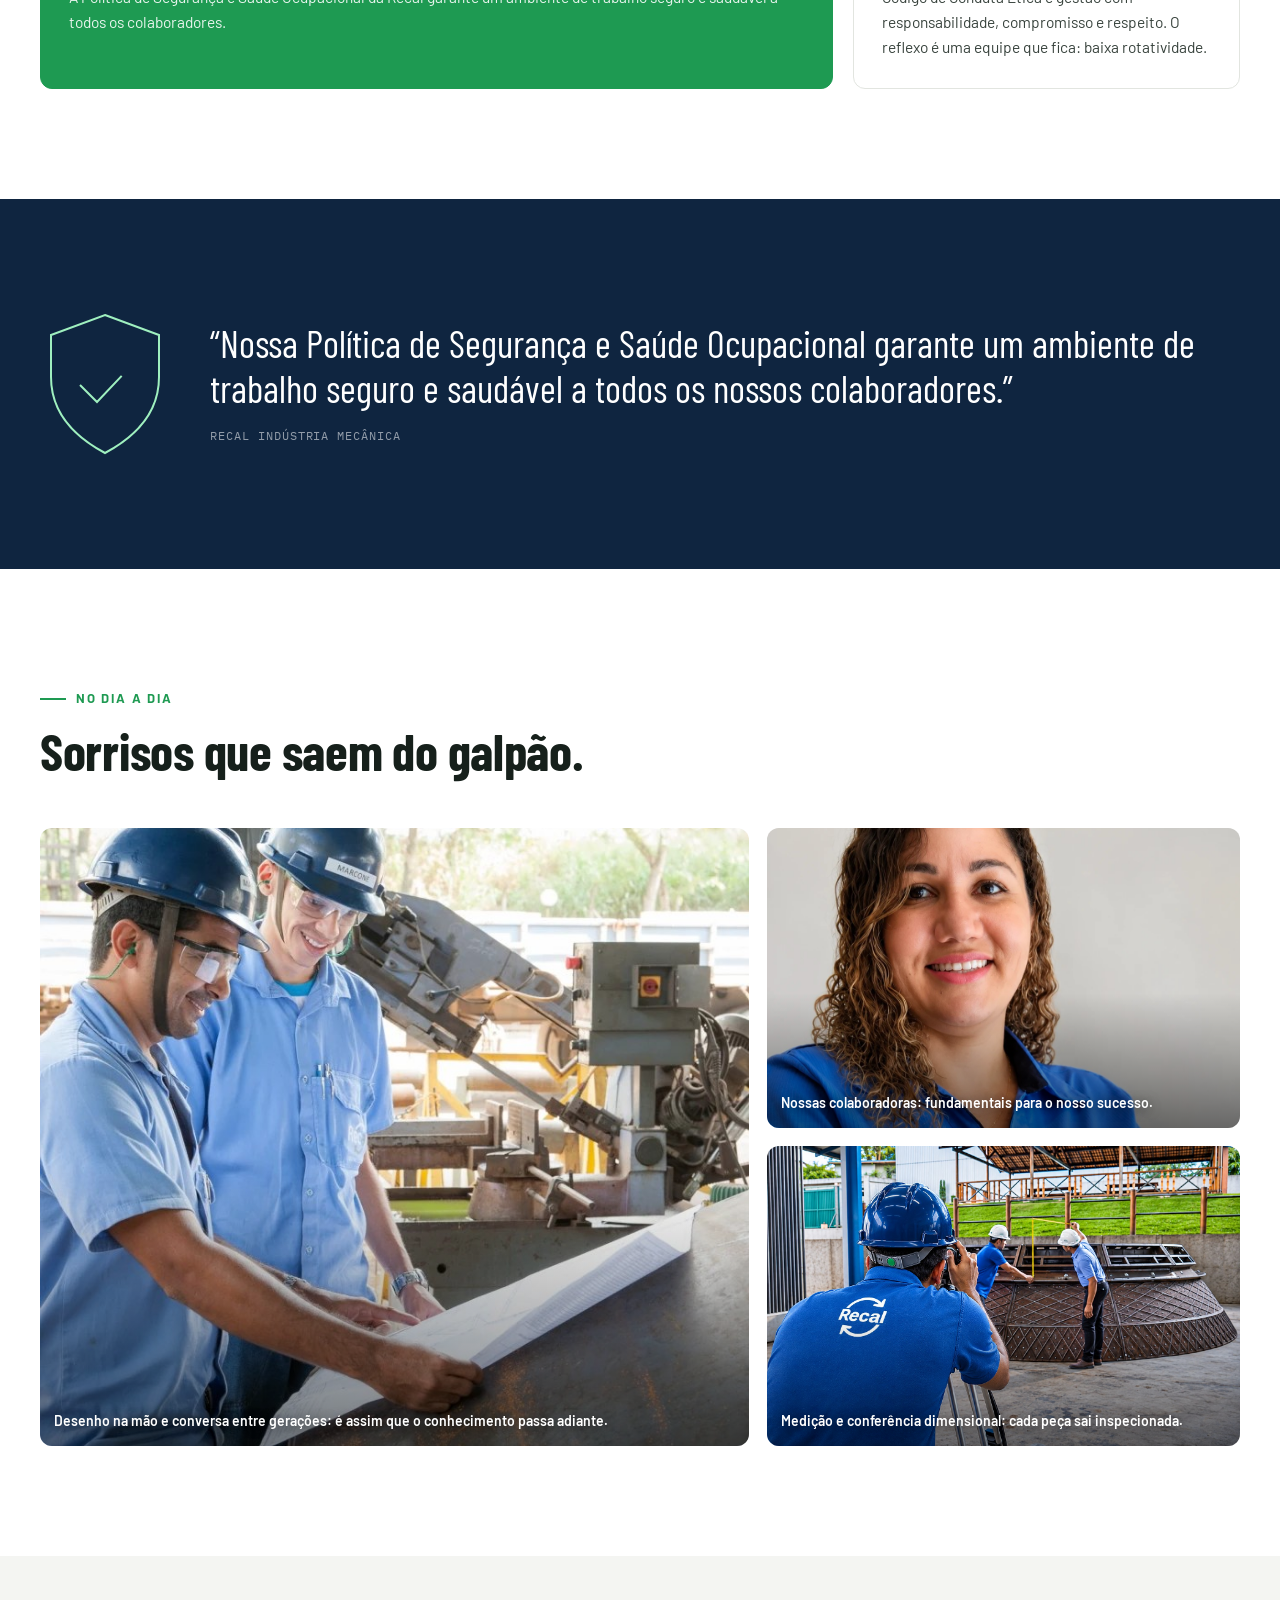
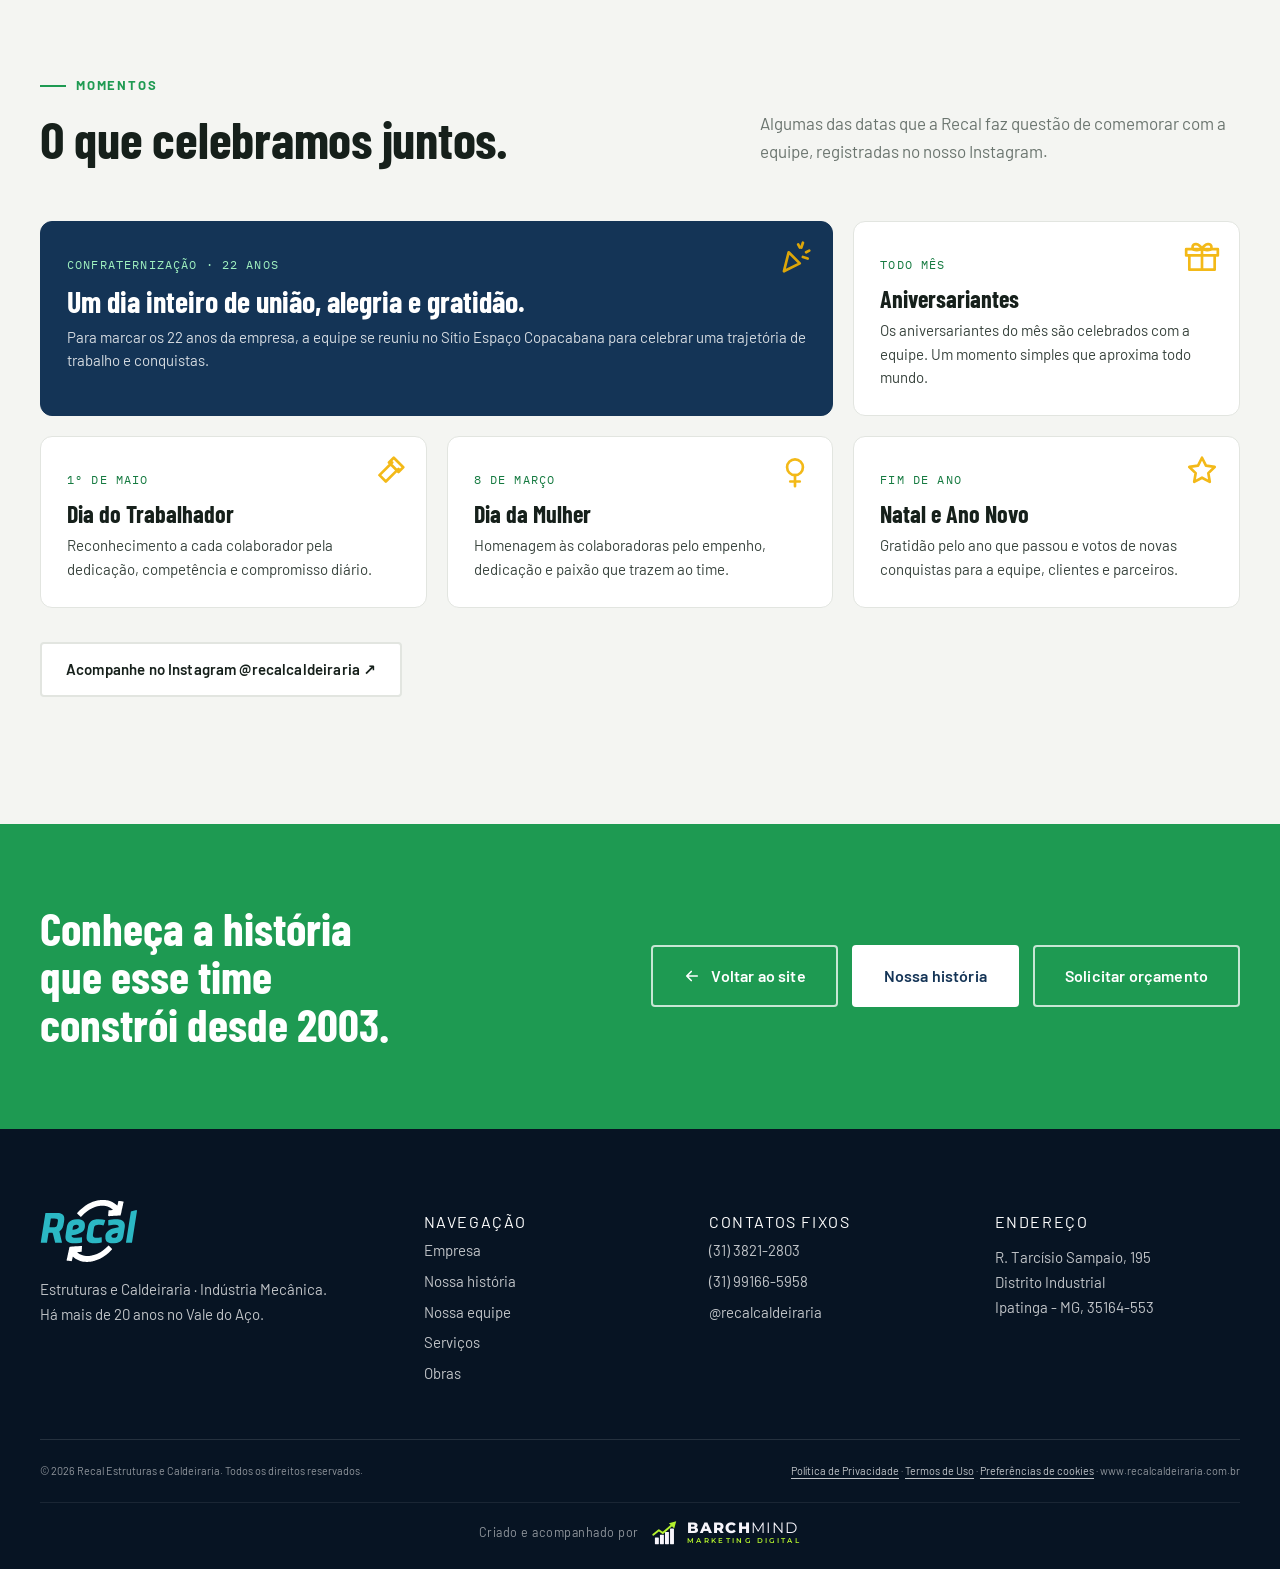
<file: equipe.html>
<!DOCTYPE html>
<html lang="pt-BR">
<head>
<meta charset="UTF-8">
<meta name="viewport" content="width=device-width, initial-scale=1.0">
<title>Nossa equipe | Recal Estruturas e Caldeiraria</title>
<meta name="description" content="Conheça a equipe da Recal: capacitação dentro de casa, segurança e saúde ocupacional, união e um ambiente leve, com aniversariantes e datas especiais celebradas juntos.">
<link rel="canonical" href="https://www.recalcaldeiraria.com.br/equipe.html">
<meta property="og:type" content="website">
<meta property="og:locale" content="pt_BR">
<meta property="og:site_name" content="Recal Estruturas e Caldeiraria">
<meta property="og:title" content="Nossa equipe | Recal Estruturas e Caldeiraria">
<meta property="og:description" content="Conheça a equipe da Recal: capacitação dentro de casa, segurança e saúde ocupacional, união e um ambiente leve, com aniversariantes e datas especiais celebradas juntos.">
<meta property="og:url" content="https://www.recalcaldeiraria.com.br/equipe.html">
<meta property="og:image" content="https://www.recalcaldeiraria.com.br/img/compartilhar.jpg">
<meta property="og:image:width" content="1200">
<meta property="og:image:height" content="630">
<meta property="og:image:alt" content="Fachada da Recal Estruturas e Caldeiraria em Ipatinga - MG">
<meta name="twitter:card" content="summary_large_image">
<meta name="theme-color" content="#ffffff">
<link rel="icon" type="image/svg+xml" href="img/favicon.svg?v=1">
<link rel="preconnect" href="https://fonts.googleapis.com">
<link rel="preconnect" href="https://fonts.gstatic.com" crossorigin>
<link href="https://fonts.googleapis.com/css2?family=Barlow:wght@400;500;600;700&family=Barlow+Condensed:wght@500;600;700;800&family=IBM+Plex+Mono:wght@400;500&family=Montserrat:wght@400;800&display=swap" rel="stylesheet">
<link rel="stylesheet" href="styles.css?v=38">
<link rel="stylesheet" href="paginas.css?v=4">
</head>
<body class="page">
<a class="skip" href="#conteudo">Pular para o conteúdo</a>

<!-- ============ HEADER ============ -->
<header class="header" id="header">
  <div class="container header__inner">
    <a href="index.html" class="brand" aria-label="Recal — início">
      <img class="brand__logo" src="img/logo-recal.svg?v=1" alt="Recal" width="598" height="391">
      <span class="brand__text"><small>Estruturas e<br>Caldeiraria</small></span>
    </a>

    <nav class="nav" id="nav">
      <a href="index.html#sobre">Empresa</a>
      <a href="historia.html">História</a>
      <a href="equipe.html" class="is-current">Equipe</a>
      <a href="index.html#obras">Obras</a>
      <a href="index.html#solucoes">Serviços</a>
      <a href="index.html#clientes">Clientes</a>
      <a href="index.html#contato">Contato</a>
      <a href="index.html#orcamento" class="btn btn--primary nav__cta">Solicitar orçamento</a>
    </nav>
    <button class="burger" id="burger" aria-label="Abrir menu" aria-expanded="false"><span></span><span></span><span></span></button>
  </div>
</header>

<main id="conteudo" tabindex="-1">
<!-- ============ HERO ============ -->
<section class="ph-split">
  <div class="container ph-split__inner">
    <div>
      <div class="ph-topnav"><a class="back-btn" href="index.html" data-back><svg viewBox="0 0 24 24" aria-hidden="true"><path d="M19 12H5M11 6l-6 6 6 6"/></svg>Voltar ao site</a><nav class="crumbs" aria-label="Você está em"><a href="index.html">Início</a><span>/</span><span>Nossa equipe</span></nav></div>
      <h1>Gente que faz a Recal <em>acontecer</em>.</h1>
      <p class="ph-split__lead">Equipamento robusto é importante. Mas é o time que transforma desafios em peças de referência. Por isso a Recal investe em quem está aqui: formação, segurança, respeito e um ambiente leve, cheio de alegria.</p>
      <blockquote class="ph-split__quote">Celebramos a força que move a nossa empresa: as pessoas.<cite>RECAL · DIA DO TRABALHADOR, 2026</cite></blockquote>
    </div>
    <div class="ph-split__media">
      <figure class="ph-split__photo"><img width="1131" height="1391" src="img/equipe/colaboradora-sorrindo.jpg" alt="Colaboradora da Recal sorrindo, com o uniforme azul da empresa"></figure>
      <div class="ph-split__tag"><i></i><div><b>38% da equipe</b><span>formada dentro da Recal</span></div></div>
    </div>
  </div>
</section>

<!-- ============ PILARES ============ -->
<section class="ph-sec">
  <div class="container">
    <div class="head">
      <div>
        <p class="label reveal">Valorização</p>
        <h2 class="title reveal">Como cuidamos de quem faz.</h2>
      </div>
      <p class="head__aside reveal">Na Recal cada engrenagem é vital. O sucesso vem da sinergia entre engenharia eficiente, processos e uma equipe integrada.</p>
    </div>
    <div class="pillars">
      <article class="pillar reveal"><span class="pillar__ic"><svg viewBox="0 0 24 24"><path d="M3 9l9-5 9 5-9 5-9-5z"/><path d="M7 11v5c3 2 7 2 10 0v-5"/></svg></span><h3>Capacitação</h3><p>Formamos profissionais dentro de casa. Hoje, 38% da equipe aprendeu o ofício na própria Recal, ao lado de quem já domina a caldeiraria.</p></article>
      <article class="pillar reveal"><span class="pillar__ic"><svg viewBox="0 0 24 24"><circle cx="8" cy="8" r="3"/><circle cx="16" cy="8" r="3"/><path d="M2 20c0-3.5 2.7-6 6-6s6 2.5 6 6M12 20c0-3.5 1.7-6 4-6 3.3 0 6 2.5 6 6"/></svg></span><h3>União</h3><p>Engenharia, produção e escritório trabalham como um só time, com relação direta entre quem fabrica e quem dirige a empresa.</p></article>
      <article class="pillar reveal"><span class="pillar__ic"><svg viewBox="0 0 24 24"><circle cx="12" cy="12" r="9"/><path d="M8 14c1 1.5 2.4 2.2 4 2.2s3-.7 4-2.2M9 9.5h.01M15 9.5h.01"/></svg></span><h3>Ambiente leve</h3><p>Trabalho sério não precisa ser pesado. Comemoramos os aniversariantes, as datas especiais e cada conquista em conjunto.</p></article>
      <article class="pillar pillar--wide reveal"><span class="pillar__ic"><svg viewBox="0 0 24 24"><path d="M12 3l8 3v6c0 5-3.5 8-8 9-4.5-1-8-4-8-9V6z"/><path d="M12 9v6M9 12h6"/></svg></span><h3>Segurança e saúde em primeiro lugar</h3><p>A Política de Segurança e Saúde Ocupacional da Recal garante um ambiente de trabalho seguro e saudável a todos os colaboradores.</p></article>
      <article class="pillar reveal"><span class="pillar__ic"><svg viewBox="0 0 24 24"><path d="M5 4h14v16H5z"/><path d="M9 8h6M9 12h6M9 16h3"/></svg></span><h3>Respeito e ética</h3><p>Código de Conduta Ética e gestão com responsabilidade, compromisso e respeito. O reflexo é uma equipe que fica: baixa rotatividade.</p></article>
    </div>
  </div>
</section>

<!-- ============ SSO ============ -->
<section class="ph-sec ph-sec--navy">
  <div class="container sso reveal">
    <svg class="sso__shield" viewBox="0 0 130 150" aria-hidden="true"><path d="M65 6l54 20v42c0 36-24 60-54 76C35 128 11 104 11 68V26z"/><path class="chk" d="M40 76l17 17 34-36"/></svg>
    <div>
      <blockquote>“Nossa Política de Segurança e Saúde Ocupacional garante um ambiente de trabalho seguro e saudável a todos os nossos colaboradores.”</blockquote>
      <cite>RECAL INDÚSTRIA MECÂNICA</cite>
    </div>
  </div>
</section>

<!-- ============ FOTOS ============ -->
<section class="ph-sec">
  <div class="container">
    <p class="label reveal">No dia a dia</p>
    <h2 class="title reveal">Sorrisos que saem do galpão.</h2>
    <div class="mosaic">
      <figure class="reveal"><img width="773" height="815" src="img/equipe/equipe-projeto.jpg" alt="Dois colaboradores da Recal sorrindo enquanto analisam um desenho técnico sobre uma peça" loading="lazy"><figcaption>Desenho na mão e conversa entre gerações: é assim que o conhecimento passa adiante.</figcaption></figure>
      <figure class="reveal"><img width="1131" height="1391" src="img/equipe/colaboradora-sorrindo.jpg" alt="Colaboradora da Recal sorrindo" loading="lazy" style="object-position:50% 18%"><figcaption>Nossas colaboradoras: fundamentais para o nosso sucesso.</figcaption></figure>
      <figure class="reveal"><img width="1543" height="1019" src="img/topografia.jpg" alt="Equipe Recal, com capacete, fazendo a medição dimensional de uma peça" loading="lazy"><figcaption>Medição e conferência dimensional: cada peça sai inspecionada.</figcaption></figure>
    </div>
  </div>
</section>

<!-- ============ MOMENTOS ============ -->
<section class="ph-sec ph-sec--paper">
  <div class="container">
    <div class="head">
      <div>
        <p class="label reveal">Momentos</p>
        <h2 class="title reveal">O que celebramos juntos.</h2>
      </div>
      <p class="head__aside reveal">Algumas das datas que a Recal faz questão de comemorar com a equipe, registradas no nosso Instagram.</p>
    </div>
    <div class="moments">
      <article class="moment moment--feature reveal">
        <span class="moment__emoji"><svg viewBox="0 0 24 24"><path d="M5 21l3-12 7 7-10 5z"/><path d="M14 4l1 2M19 9l2-1M17 3l-1 3M20 13l-3-1"/></svg></span>
        <small>Confraternização · 22 anos</small>
        <h3>Um dia inteiro de união, alegria e gratidão.</h3>
        <p>Para marcar os 22 anos da empresa, a equipe se reuniu no Sítio Espaço Copacabana para celebrar uma trajetória de trabalho e conquistas.</p>
      </article>
      <article class="moment reveal">
        <span class="moment__emoji"><svg viewBox="0 0 24 24"><path d="M4 11h16v9H4zM2 7h20v4H2zM12 7v13"/><path d="M12 7c-2-4-6-4-6-1s6 1 6 1 6 2 6-1-4-3-6 1"/></svg></span>
        <small>Todo mês</small>
        <h3>Aniversariantes</h3>
        <p>Os aniversariantes do mês são celebrados com a equipe. Um momento simples que aproxima todo mundo.</p>
      </article>
      <article class="moment reveal">
        <span class="moment__emoji"><svg viewBox="0 0 24 24"><path d="M14 6l-8 8 4 4 8-8M15 3l6 6-3 3-6-6z"/></svg></span>
        <small>1º de maio</small>
        <h3>Dia do Trabalhador</h3>
        <p>Reconhecimento a cada colaborador pela dedicação, competência e compromisso diário.</p>
      </article>
      <article class="moment reveal">
        <span class="moment__emoji"><svg viewBox="0 0 24 24"><circle cx="12" cy="9" r="5"/><path d="M12 14v7M9 18h6"/></svg></span>
        <small>8 de março</small>
        <h3>Dia da Mulher</h3>
        <p>Homenagem às colaboradoras pelo empenho, dedicação e paixão que trazem ao time.</p>
      </article>
      <article class="moment reveal">
        <span class="moment__emoji"><svg viewBox="0 0 24 24"><path d="M12 3l2.5 5 5.5.8-4 3.9.9 5.5L12 15.6 7.1 18.2l.9-5.5-4-3.9L9.5 8z"/></svg></span>
        <small>Fim de ano</small>
        <h3>Natal e Ano Novo</h3>
        <p>Gratidão pelo ano que passou e votos de novas conquistas para a equipe, clientes e parceiros.</p>
      </article>
    </div>
    <p style="margin-top:34px"><a class="btn btn--outline" href="https://www.instagram.com/recalcaldeiraria/" target="_blank" rel="noopener">Acompanhe no Instagram @recalcaldeiraria ↗</a></p>
  </div>
</section>

<!-- ============ CTA ============ -->
<section class="ph-cta">
  <div class="container ph-cta__inner">
    <h2>Conheça a história que esse time constrói desde 2003.</h2>
    <div class="ph-cta__btns">
      <a class="btn btn--ghost-white btn--lg" href="index.html" data-back><svg viewBox="0 0 24 24" aria-hidden="true"><path d="M19 12H5M11 6l-6 6 6 6"/></svg>Voltar ao site</a>
      <a class="btn btn--white btn--lg" href="historia.html">Nossa história</a>
      <a class="btn btn--ghost-white btn--lg" href="index.html#orcamento">Solicitar orçamento</a>
    </div>
  </div>
</section>
</main>

<!-- ============ FOOTER ============ -->
<footer class="footer">
  <div class="container footer__grid">
    <div>
      <img class="footer__logo" src="img/logo-recal-negativo.svg?v=1" alt="Recal" width="598" height="391">
      <p>Estruturas e Caldeiraria · Indústria Mecânica.<br>Há mais de 20 anos no Vale do Aço.</p>
    </div>
    <div>
      <p class="footer__h">Navegação</p>
      <a href="index.html#sobre">Empresa</a><a href="historia.html">Nossa história</a><a href="equipe.html">Nossa equipe</a><a href="index.html#solucoes">Serviços</a><a href="index.html#obras">Obras</a>
    </div>
    <div>
      <p class="footer__h">Contatos fixos</p>
      <a href="tel:+553138212803">(31) 3821-2803</a><a href="https://wa.me/5531991665958" target="_blank" rel="noopener">(31) 99166-5958</a><a href="https://www.instagram.com/recalcaldeiraria/" target="_blank" rel="noopener">@recalcaldeiraria</a>
    </div>
    <div>
      <p class="footer__h">Endereço</p>
      <p>R. Tarcísio Sampaio, 195<br>Distrito Industrial<br>Ipatinga - MG, 35164-553</p>
    </div>
  </div>
  <div class="container footer__bottom">
    <small>© <span id="year"></span> Recal Estruturas e Caldeiraria. Todos os direitos reservados.</small>
    <small class="footer__legal"><a href="politica-privacidade.html">Política de Privacidade</a> · <a href="termos-de-uso.html">Termos de Uso</a> · <button type="button" class="link-btn" data-cookie-prefs>Preferências de cookies</button> · www.recalcaldeiraria.com.br</small>
  </div>
  <div class="container footer__credit">
    <span>Criado e acompanhado por</span>
    <span class="bm" aria-label="BarchMind Marketing Digital" role="img">
      <svg viewBox="0 0 100 100" aria-hidden="true"><g fill="#F7F5FB"><rect x="14" y="66" width="14" height="24" rx="1.5"/><rect x="32" y="56" width="14" height="34" rx="1.5"/><rect x="50" y="46" width="14" height="44" rx="1.5"/><rect x="68" y="34" width="14" height="56" rx="1.5"/></g><polyline points="8,56 28,40 42,50 72,24" fill="none" stroke="#B4F22E" stroke-width="7" stroke-linecap="round" stroke-linejoin="round"/><polygon points="90,8 64,15 83,34" fill="#B4F22E"/></svg>
      <span class="bm__txt" aria-hidden="true"><span class="bm__name"><b>BARCH</b>MIND</span><small>MARKETING DIGITAL</small></span>
    </span>
  </div>
</footer>



<a class="back-float" href="index.html" data-back aria-label="Voltar ao site"><svg viewBox="0 0 24 24" aria-hidden="true"><path d="M19 12H5M11 6l-6 6 6 6"/></svg><span>Voltar ao site</span></a>

<a class="wpp-float" href="https://wa.me/5531984028313?text=Ol%C3%A1%2C%20vim%20pelo%20site%20e%20gostaria%20de%20um%20or%C3%A7amento." target="_blank" rel="noopener" aria-label="Pedir orçamento no WhatsApp do Comercial">
  <svg viewBox="0 0 24 24" fill="currentColor"><path d="M12 2a10 10 0 0 0-8.6 15.1L2 22l5-1.3A10 10 0 1 0 12 2zm5.3 14.1c-.2.6-1.3 1.2-1.8 1.2-.5.1-1 .2-3.3-.7-2.8-1.1-4.6-4-4.7-4.2-.1-.2-1.1-1.5-1.1-2.9s.7-2 1-2.3c.2-.3.5-.3.7-.3h.5c.2 0 .4 0 .6.5l.8 2c.1.2.1.4 0 .5l-.4.6-.4.4c-.1.2-.3.3-.1.6.2.3.8 1.3 1.7 2.1 1.2 1 2.1 1.3 2.4 1.5.3.1.5.1.6-.1l.9-1c.2-.3.4-.2.7-.1l1.9.9c.3.1.5.2.5.3.1.2.1.6-.1 1.2z"/></svg>
</a>

<script src="paginas.js?v=2"></script>
<script src="cookies.js?v=2"></script>
</body>
</html>
</file>
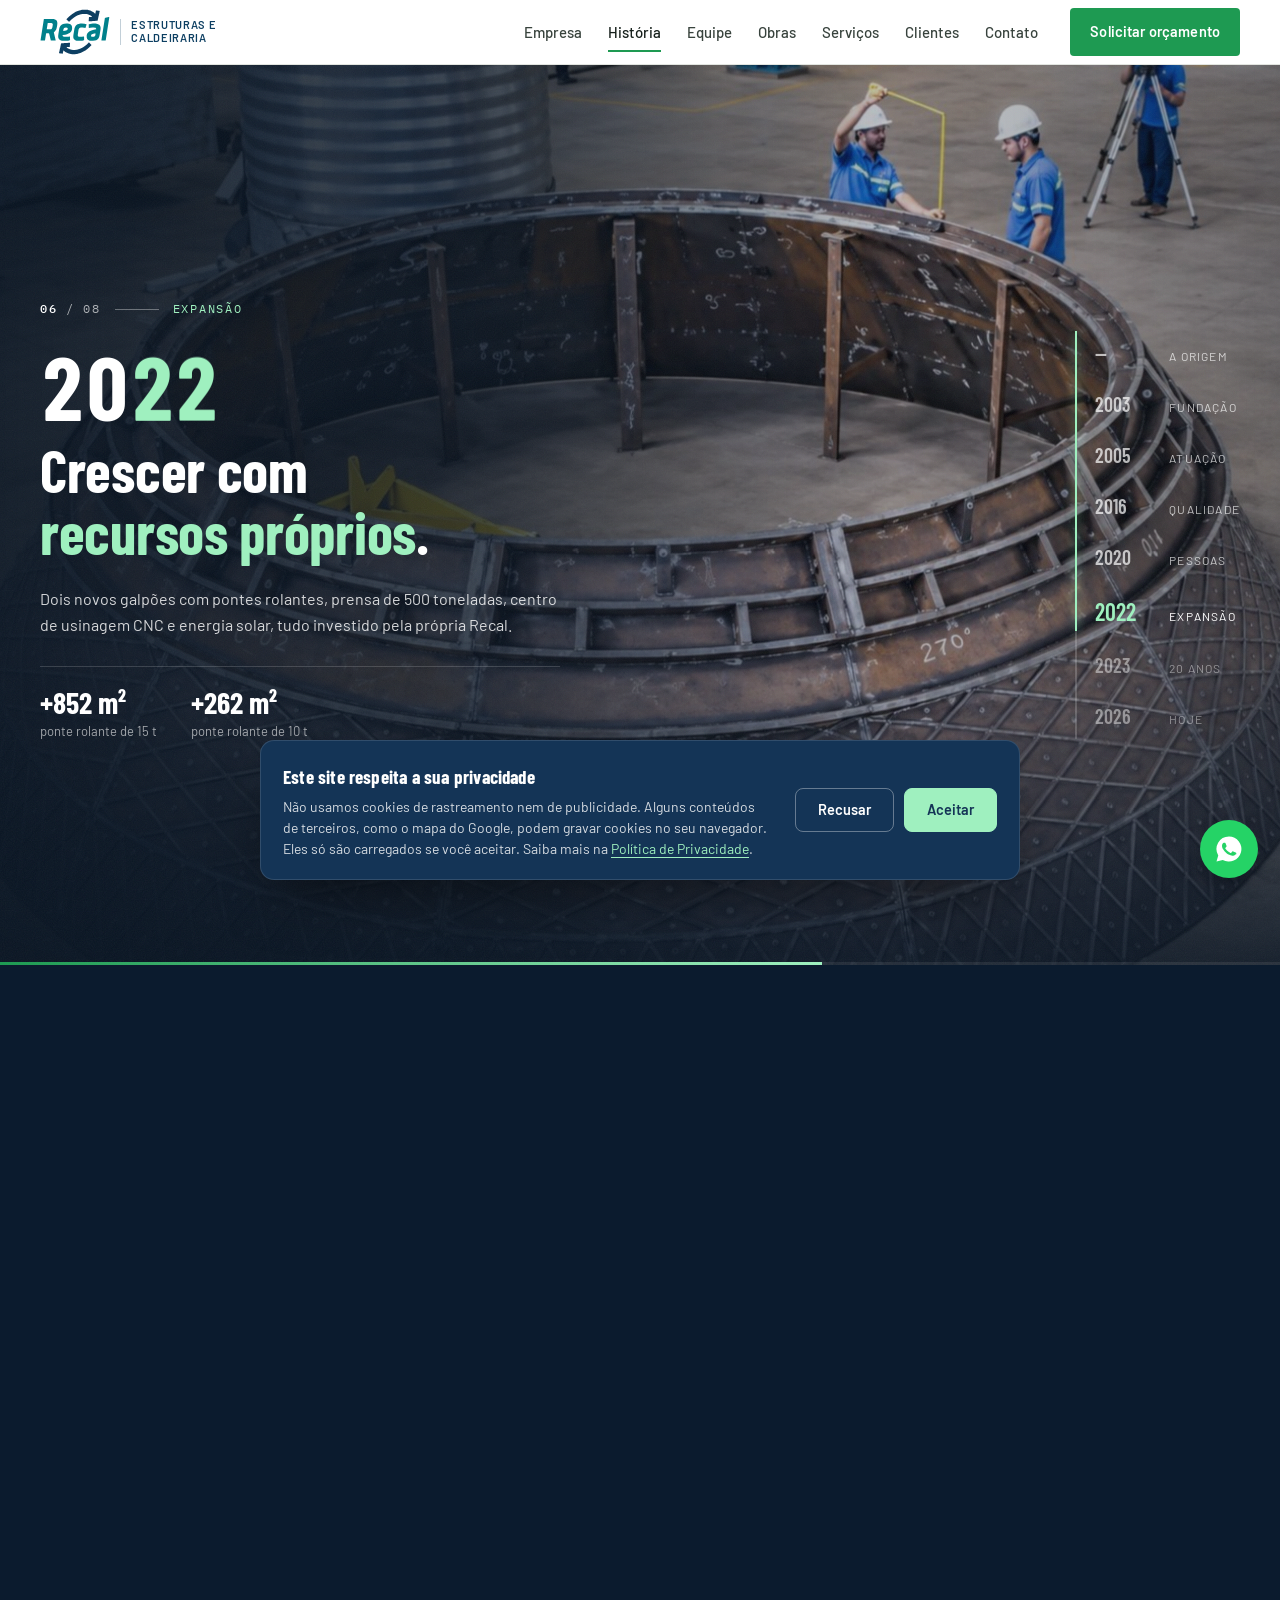
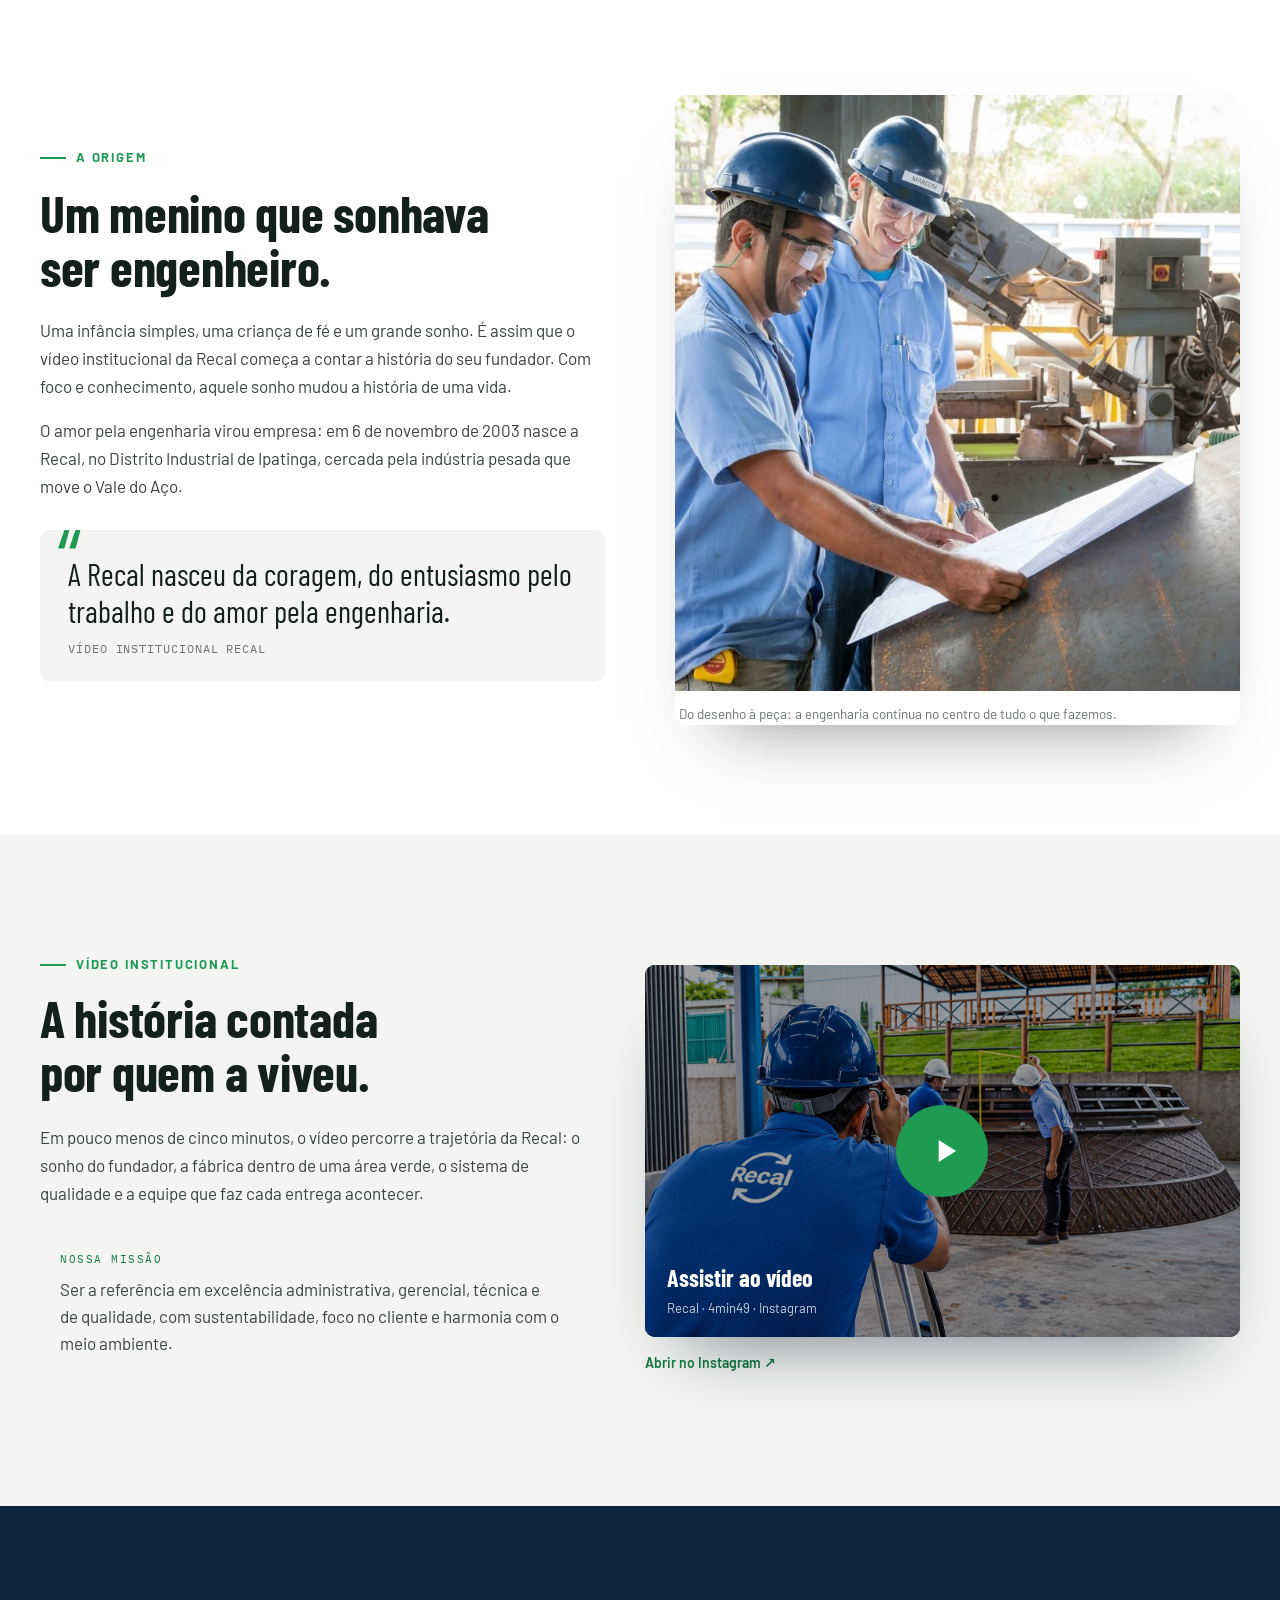
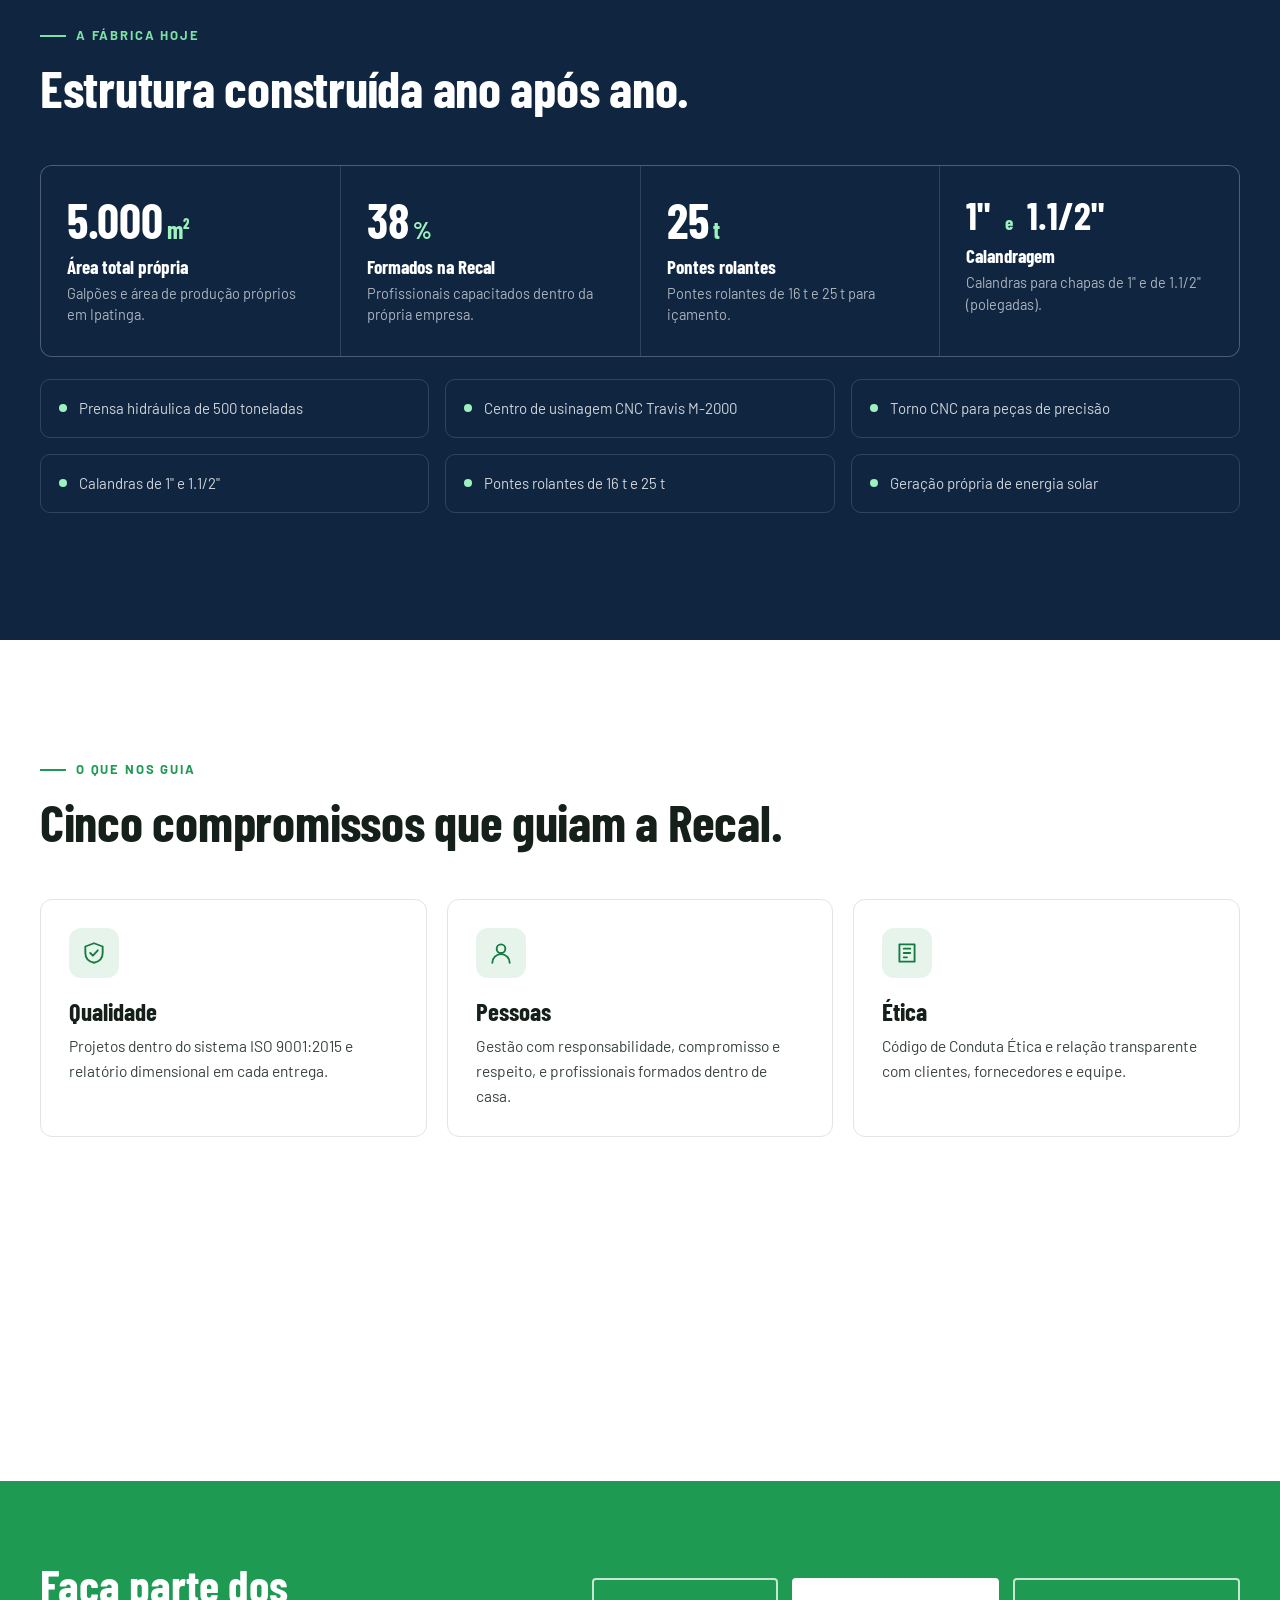
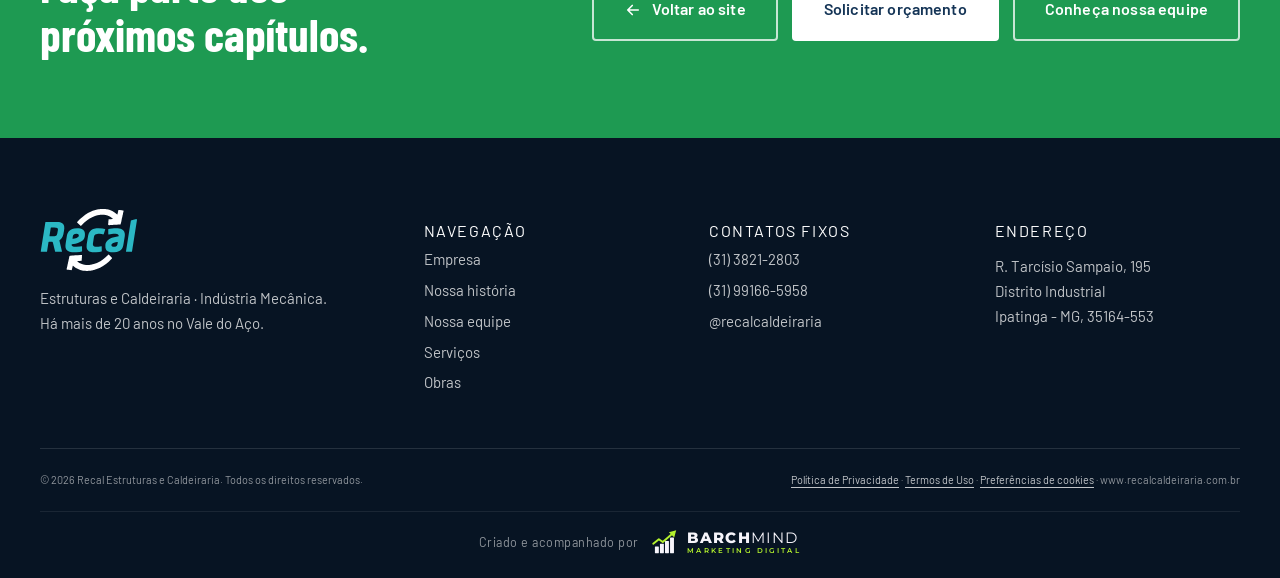
<file: historia.html>
<!DOCTYPE html>
<html lang="pt-BR">
<head>
<meta charset="UTF-8">
<meta name="viewport" content="width=device-width, initial-scale=1.0">
<title>Nossa história | Recal Estruturas e Caldeiraria</title>
<meta name="description" content="A história da Recal Estruturas e Caldeiraria: fundada em 2003 em Ipatinga, do sonho do fundador à fábrica de hoje, com ISO 9001:2015 e adesão ao Pacto Global da ONU.">
<link rel="canonical" href="https://www.recalcaldeiraria.com.br/historia.html">
<meta property="og:type" content="website">
<meta property="og:locale" content="pt_BR">
<meta property="og:site_name" content="Recal Estruturas e Caldeiraria">
<meta property="og:title" content="Nossa história | Recal Estruturas e Caldeiraria">
<meta property="og:description" content="A história da Recal Estruturas e Caldeiraria: fundada em 2003 em Ipatinga, do sonho do fundador à fábrica de hoje, com ISO 9001:2015 e adesão ao Pacto Global da ONU.">
<meta property="og:url" content="https://www.recalcaldeiraria.com.br/historia.html">
<meta property="og:image" content="https://www.recalcaldeiraria.com.br/img/compartilhar.jpg">
<meta property="og:image:width" content="1200">
<meta property="og:image:height" content="630">
<meta property="og:image:alt" content="Fachada da Recal Estruturas e Caldeiraria em Ipatinga - MG">
<meta name="twitter:card" content="summary_large_image">
<meta name="theme-color" content="#ffffff">
<link rel="icon" type="image/svg+xml" href="img/favicon.svg?v=1">
<link rel="preconnect" href="https://fonts.googleapis.com">
<link rel="preconnect" href="https://fonts.gstatic.com" crossorigin>
<link href="https://fonts.googleapis.com/css2?family=Barlow:wght@400;500;600;700&family=Barlow+Condensed:wght@500;600;700;800&family=IBM+Plex+Mono:wght@400;500&family=Montserrat:wght@400;800&display=swap" rel="stylesheet">
<link rel="stylesheet" href="styles.css?v=38">
<link rel="stylesheet" href="paginas.css?v=4">
<link rel="stylesheet" href="abertura.css?v=9">
</head>
<body class="page">
<a class="skip" href="#conteudo">Pular para o conteúdo</a>

<!-- ============ HEADER ============ -->
<header class="header" id="header">
  <div class="container header__inner">
    <a href="index.html" class="brand" aria-label="Recal — início">
      <img class="brand__logo" src="img/logo-recal.svg?v=1" alt="Recal" width="598" height="391">
      <span class="brand__text"><small>Estruturas e<br>Caldeiraria</small></span>
    </a>

    <nav class="nav" id="nav">
      <a href="index.html#sobre">Empresa</a>
      <a href="historia.html" class="is-current">História</a>
      <a href="equipe.html">Equipe</a>
      <a href="index.html#obras">Obras</a>
      <a href="index.html#solucoes">Serviços</a>
      <a href="index.html#clientes">Clientes</a>
      <a href="index.html#contato">Contato</a>
      <a href="index.html#orcamento" class="btn btn--primary nav__cta">Solicitar orçamento</a>
    </nav>
    <button class="burger" id="burger" aria-label="Abrir menu" aria-expanded="false"><span></span><span></span><span></span></button>
  </div>
</header>

<main id="conteudo" tabindex="-1">
<!-- ============ LINHA DO TEMPO CONTADA PELA ROLAGEM (abre a página) ============ -->
<section class="tl" id="linha-do-tempo" aria-label="Linha do tempo da Recal">
  <h1 class="sr-only">Nossa história: da coragem de um sonho a 23 anos de caldeiraria</h1>
  <div class="tl__stage">

    <!-- camadas de imagem: cada capítulo revela a próxima com um corte vertical guiado pela rolagem -->
    <div class="tl__media" aria-hidden="true">
      <div class="tl__layer tl__layer--draft" data-i="0">
        <svg class="tl__draft" viewBox="0 0 800 600" preserveAspectRatio="xMidYMid slice">
          <g class="tl__draft-grid">
            <path d="M0 100H800M0 200H800M0 300H800M0 400H800M0 500H800M100 0V600M200 0V600M300 0V600M400 0V600M500 0V600M600 0V600M700 0V600"/>
          </g>
          <g class="tl__draft-lines">
            <circle cx="560" cy="300" r="170"/>
            <circle cx="560" cy="300" r="120"/>
            <path d="M390 300H730M560 130V470"/>
            <path d="M560 300L680 180"/>
            <path d="M470 470L560 130L650 470"/>
            <path d="M440 520H690"/>
            <path d="M440 510V530M690 510V530"/>
            <path d="M560 130a8 8 0 1 0 0.1 0"/>
            <path d="M600 110q60 -30 120 0"/>
          </g>
          <g class="tl__draft-text">
            <text x="445" y="555">ESBOÇO Nº 001 · O SONHO</text>
          </g>
        </svg>
      </div>
      <div class="tl__layer" data-i="1"><img loading="lazy" width="1560" height="1008" src="img/obras/anel-estrutural.jpg" alt=""></div>
      <div class="tl__layer" data-i="2"><img loading="lazy" width="1517" height="1037" src="img/obras/roda-cacambas.jpg" alt=""></div>
      <div class="tl__layer" data-i="3"><img loading="lazy" width="1543" height="1019" src="img/topografia.jpg" alt=""></div>
      <div class="tl__layer" data-i="4"><img loading="lazy" width="773" height="815" src="img/equipe/equipe-projeto.jpg" alt=""></div>
      <div class="tl__layer" data-i="5"><img loading="lazy" width="1348" height="1167" src="img/obras/cone-antidesgaste.jpg" alt=""></div>
      <div class="tl__layer" data-i="6"><img loading="lazy" width="2000" height="667" src="img/fachada-recal.jpg?v=2" alt=""></div>
      <div class="tl__layer" data-i="7"><img loading="lazy" width="1600" height="973" src="img/obras/transporte-dutos.jpg" alt=""></div>
      <div class="tl__wipe" id="tlWipe"></div>
    </div>
    <div class="tl__shade" aria-hidden="true"></div>
    <div class="tl__grain" aria-hidden="true"></div>

    <div class="container tl__inner">
      <div class="tl__content">
        <div class="tl__meta">
          <span class="tl__count"><b id="tlNum">01</b> / 08</span>
          <span class="tl__rule"></span>
          <span class="tl__tag" id="tlTag">A origem</span>
        </div>

        <div class="tl__year" id="tlYear" aria-hidden="true"></div>

        <div class="tl__chapters">
          <article class="tl__ch is-on" data-year="" data-tag="A origem">
            <h2><span>Um menino que</span><span>sonhava ser <em>engenheiro</em>.</span></h2>
            <p>Uma infância simples, uma criança de fé e um grande sonho. Com foco e conhecimento, esse sonho mudou a história de uma vida e deu origem à Recal.</p>
          </article>
          <article class="tl__ch" data-year="2003" data-tag="Fundação">
            <h2><span>Nasce da coragem</span><span>e do amor pela <em>engenharia</em>.</span></h2>
            <p>Em 6 de novembro de 2003, no Distrito Industrial de Ipatinga, a Recal abre as portas para a indústria do Vale do Aço.</p>
          </article>
          <article class="tl__ch" data-year="2005" data-tag="Atuação">
            <h2><span>Caldeiraria para</span><span>quem move o <em>país</em>.</span></h2>
            <p>Desde 2005, caldeiraria, estruturas metálicas e usinagem para siderurgia, mineração, energia e fertilizantes, com atendimento especializado em emergências.</p>
            <dl class="tl__stats"><div><dt>4</dt><dd>setores industriais</dd></div><div><dt>Emergências</dt><dd>atendimento especializado</dd></div></dl>
          </article>
          <article class="tl__ch" data-year="2016" data-tag="Qualidade">
            <h2><span>Medido, registrado,</span><span><em>certificado</em>.</span></h2>
            <p>Planejamento estratégico, processos mapeados e projetos desenvolvidos dentro do sistema de qualidade ISO 9001:2015. As entregas saem acompanhadas de relatório dimensional.</p>
            <dl class="tl__stats"><div><dt>ISO 9001</dt><dd>versão 2015</dd></div><div><dt>Relatório</dt><dd>dimensional nas entregas</dd></div></dl>
          </article>
          <article class="tl__ch" data-year="2020" data-tag="Pessoas">
            <h2><span>Transformando</span><span>trabalho em <em>qualidade</em>.</span></h2>
            <p>Código de Conduta Ética e uma gestão de responsabilidade, compromisso e respeito. O resultado é uma equipe que fica, com profissionais formados dentro de casa.</p>
            <dl class="tl__stats"><div><dt>38%</dt><dd>formados na Recal</dd></div><div><dt>Baixa</dt><dd>rotatividade</dd></div></dl>
          </article>
          <article class="tl__ch" data-year="2022" data-tag="Expansão">
            <h2><span>Crescer com</span><span><em>recursos próprios</em>.</span></h2>
            <p>Dois novos galpões com pontes rolantes, prensa de 500 toneladas, centro de usinagem CNC e energia solar, tudo investido pela própria Recal.</p>
            <dl class="tl__stats"><div><dt>+852 m²</dt><dd>ponte rolante de 15 t</dd></div><div><dt>+262 m²</dt><dd>ponte rolante de 10 t</dd></div></dl>
          </article>
          <article class="tl__ch" data-year="2023" data-tag="20 anos">
            <h2><span>Indústria dentro</span><span>de uma <em>área verde</em>.</span></h2>
            <p>A fábrica fica em uma área de preservação ambiental de 20.000 m², com plantio constante de espécies nativas. Em 2023, a Recal aderiu ao Pacto Global da ONU.</p>
            <dl class="tl__stats"><div><dt>20.000 m²</dt><dd>de preservação</dd></div><div><dt>ONU</dt><dd>Pacto Global</dd></div></dl>
          </article>
          <article class="tl__ch" data-year="2026" data-tag="Hoje">
            <h2><span>23 anos.</span><span>E o mesmo <em>sonho</em>.</span></h2>
            <p>Uma equipe com 38% dos profissionais formados dentro de casa, 5.000 m² de unidade industrial e equipamentos de alta capacidade para atender projetos de grande porte em todo o Brasil.</p>
            <div class="tl__cta"><a href="index.html#orcamento" class="btn btn--primary btn--lg">Solicitar orçamento</a><a href="index.html#solucoes" class="btn btn--outline-light btn--lg">Ver serviços</a></div>
          </article>
        </div>
      </div>

      <nav class="tl__nav" aria-label="Linha do tempo">
        <span class="tl__track"><i id="tlFill"></i></span>
        <ol id="tlNav"></ol>
      </nav>
    </div>

    <div class="tl__hint" id="tlHint"><span class="tl__mouse"></span>Role para conhecer a história</div>
    <div class="tl__progress"><i id="tlBar"></i></div>
  </div>
</section>

<!-- ============ ORIGEM ============ -->
<section class="ph-sec">
  <div class="container ph-two">
    <div>
      <p class="label reveal">A origem</p>
      <h2 class="title reveal">Um menino que sonhava ser engenheiro.</h2>
      <p class="reveal">Uma infância simples, uma criança de fé e um grande sonho. É assim que o vídeo institucional da Recal começa a contar a história do seu fundador. Com foco e conhecimento, aquele sonho mudou a história de uma vida.</p>
      <p class="reveal">O amor pela engenharia virou empresa: em 6 de novembro de 2003 nasce a Recal, no Distrito Industrial de Ipatinga, cercada pela indústria pesada que move o Vale do Aço.</p>
      <blockquote class="ph-quote reveal">A Recal nasceu da coragem, do entusiasmo pelo trabalho e do amor pela engenharia.<cite>VÍDEO INSTITUCIONAL RECAL</cite></blockquote>
    </div>
    <figure class="ph-img reveal">
      <img width="773" height="815" src="img/equipe/equipe-projeto.jpg" alt="Colaboradores da Recal conferindo um desenho técnico sobre uma peça no galpão" loading="lazy">
      <figcaption>Do desenho à peça: a engenharia continua no centro de tudo o que fazemos.</figcaption>
    </figure>
  </div>
</section>

<!-- ============ VÍDEO ============ -->
<section class="ph-sec ph-sec--paper">
  <div class="container video-sec__inner">
    <div class="video-sec__text">
      <p class="label reveal">Vídeo institucional</p>
      <h2 class="title reveal">A história contada por quem a viveu.</h2>
      <p class="reveal">Em pouco menos de cinco minutos, o vídeo percorre a trajetória da Recal: o sonho do fundador, a fábrica dentro de uma área verde, o sistema de qualidade e a equipe que faz cada entrega acontecer.</p>
      <div class="video-sec__mission reveal">
        <small>NOSSA MISSÃO</small>
        <p>Ser a referência em excelência administrativa, gerencial, técnica e de qualidade, com sustentabilidade, foco no cliente e harmonia com o meio ambiente.</p>
      </div>
    </div>
    <div class="video-sec__player reveal">
      <button class="video-facade" id="videoFacade" type="button" aria-label="Assistir ao vídeo institucional da Recal">
        <img width="1543" height="1019" src="img/topografia.jpg" alt="" loading="lazy">
        <span class="video-facade__play"><svg viewBox="0 0 24 24"><path d="M8 5v14l11-7z"/></svg></span>
        <span class="video-facade__label"><b>Assistir ao vídeo</b><small>Recal · 4min49 · Instagram</small></span>
      </button>
      <div class="video-embed" id="videoEmbed" hidden></div>
      <a class="video-sec__link" href="https://www.instagram.com/reel/C1I6kApBoxY/" target="_blank" rel="noopener">Abrir no Instagram ↗</a>
    </div>
  </div>
</section>



<!-- ============ NÚMEROS ============ -->
<section class="ph-sec ph-sec--navy">
  <div class="container">
    <p class="label label--light reveal">A fábrica hoje</p>
    <h2 class="title reveal">Estrutura construída ano após ano.</h2>
    <div class="nums">
      <div class="reveal"><b>5.000<small>m²</small></b><h3>Área total própria</h3><p>Galpões e área de produção próprios em Ipatinga.</p></div>
      <div class="reveal"><b>38<small>%</small></b><h3>Formados na Recal</h3><p>Profissionais capacitados dentro da própria empresa.</p></div>
      <div class="reveal"><b>25<small>t</small></b><h3>Pontes rolantes</h3><p>Pontes rolantes de 16 t e 25 t para içamento.</p></div>
      <div class="reveal"><b class="b-pol">1"<small> e </small>1.1/2"</b><h3>Calandragem</h3><p>Calandras para chapas de 1" e de 1.1/2" (polegadas).</p></div>
    </div>
    <ul class="equip">
      <li class="reveal">Prensa hidráulica de 500 toneladas</li>
      <li class="reveal">Centro de usinagem CNC Travis M-2000</li>
      <li class="reveal">Torno CNC para peças de precisão</li>
      <li class="reveal">Calandras de 1" e 1.1/2"</li>
      <li class="reveal">Pontes rolantes de 16 t e 25 t</li>
      <li class="reveal">Geração própria de energia solar</li>
    </ul>
  </div>
</section>

<!-- ============ O QUE NOS GUIA ============ -->
<section class="ph-sec">
  <div class="container">
    <p class="label reveal">O que nos guia</p>
    <h2 class="title reveal">Cinco compromissos que guiam a Recal.</h2>
    <div class="pillars">
      <article class="pillar reveal"><span class="pillar__ic"><svg viewBox="0 0 24 24"><path d="M12 3l8 3v6c0 5-3.5 8-8 9-4.5-1-8-4-8-9V6z"/><path d="M8.5 12l2.5 2.5 4.5-5"/></svg></span><h3>Qualidade</h3><p>Projetos dentro do sistema ISO 9001:2015 e relatório dimensional em cada entrega.</p></article>
      <article class="pillar reveal"><span class="pillar__ic"><svg viewBox="0 0 24 24"><circle cx="12" cy="8" r="4"/><path d="M4 21c0-4.4 3.6-8 8-8s8 3.6 8 8"/></svg></span><h3>Pessoas</h3><p>Gestão com responsabilidade, compromisso e respeito, e profissionais formados dentro de casa.</p></article>
      <article class="pillar reveal"><span class="pillar__ic"><svg viewBox="0 0 24 24"><path d="M5 4h14v16H5z"/><path d="M9 8h6M9 12h6M9 16h3"/></svg></span><h3>Ética</h3><p>Código de Conduta Ética e relação transparente com clientes, fornecedores e equipe.</p></article>
      <article class="pillar pillar--wide reveal"><span class="pillar__ic"><svg viewBox="0 0 24 24"><path d="M12 21V11M12 11c0-5 4-8 8-8 0 5-3 8-8 8zM12 15c0-4-3-7-7-7 0 4 3 7 7 7z"/></svg></span><h3>Sustentabilidade</h3><p>Signatária do Pacto Global da ONU, com fábrica dentro de uma área de preservação de 20.000 m², energia solar, captação de água da chuva e relatório anual de sustentabilidade.</p></article>
      <article class="pillar reveal"><span class="pillar__ic"><svg viewBox="0 0 24 24"><path d="M13 2L4 14h7l-1 8 9-12h-7z"/></svg></span><h3>Emergências</h3><p>Equipe preparada para responder rápido quando a parada de um equipamento não pode esperar.</p></article>
    </div>
  </div>
</section>

<!-- ============ CTA ============ -->
<section class="ph-cta">
  <div class="container ph-cta__inner">
    <h2>Faça parte dos próximos capítulos.</h2>
    <div class="ph-cta__btns">
      <a class="btn btn--ghost-white btn--lg" href="index.html" data-back><svg viewBox="0 0 24 24" aria-hidden="true"><path d="M19 12H5M11 6l-6 6 6 6"/></svg>Voltar ao site</a>
      <a class="btn btn--white btn--lg" href="index.html#orcamento">Solicitar orçamento</a>
      <a class="btn btn--ghost-white btn--lg" href="equipe.html">Conheça nossa equipe</a>
    </div>
  </div>
</section>

</main>

<!-- ============ FOOTER ============ -->
<footer class="footer">
  <div class="container footer__grid">
    <div>
      <img class="footer__logo" src="img/logo-recal-negativo.svg?v=1" alt="Recal" width="598" height="391">
      <p>Estruturas e Caldeiraria · Indústria Mecânica.<br>Há mais de 20 anos no Vale do Aço.</p>
    </div>
    <div>
      <p class="footer__h">Navegação</p>
      <a href="index.html#sobre">Empresa</a><a href="historia.html">Nossa história</a><a href="equipe.html">Nossa equipe</a><a href="index.html#solucoes">Serviços</a><a href="index.html#obras">Obras</a>
    </div>
    <div>
      <p class="footer__h">Contatos fixos</p>
      <a href="tel:+553138212803">(31) 3821-2803</a><a href="https://wa.me/5531991665958" target="_blank" rel="noopener">(31) 99166-5958</a><a href="https://www.instagram.com/recalcaldeiraria/" target="_blank" rel="noopener">@recalcaldeiraria</a>
    </div>
    <div>
      <p class="footer__h">Endereço</p>
      <p>R. Tarcísio Sampaio, 195<br>Distrito Industrial<br>Ipatinga - MG, 35164-553</p>
    </div>
  </div>
  <div class="container footer__bottom">
    <small>© <span id="year"></span> Recal Estruturas e Caldeiraria. Todos os direitos reservados.</small>
    <small class="footer__legal"><a href="politica-privacidade.html">Política de Privacidade</a> · <a href="termos-de-uso.html">Termos de Uso</a> · <button type="button" class="link-btn" data-cookie-prefs>Preferências de cookies</button> · www.recalcaldeiraria.com.br</small>
  </div>
  <div class="container footer__credit">
    <span>Criado e acompanhado por</span>
    <span class="bm" aria-label="BarchMind Marketing Digital" role="img">
      <svg viewBox="0 0 100 100" aria-hidden="true"><g fill="#F7F5FB"><rect x="14" y="66" width="14" height="24" rx="1.5"/><rect x="32" y="56" width="14" height="34" rx="1.5"/><rect x="50" y="46" width="14" height="44" rx="1.5"/><rect x="68" y="34" width="14" height="56" rx="1.5"/></g><polyline points="8,56 28,40 42,50 72,24" fill="none" stroke="#B4F22E" stroke-width="7" stroke-linecap="round" stroke-linejoin="round"/><polygon points="90,8 64,15 83,34" fill="#B4F22E"/></svg>
      <span class="bm__txt" aria-hidden="true"><span class="bm__name"><b>BARCH</b>MIND</span><small>MARKETING DIGITAL</small></span>
    </span>
  </div>
</footer>



<a class="back-float" href="index.html" data-back aria-label="Voltar ao site"><svg viewBox="0 0 24 24" aria-hidden="true"><path d="M19 12H5M11 6l-6 6 6 6"/></svg><span>Voltar ao site</span></a>

<a class="wpp-float" href="https://wa.me/5531984028313?text=Ol%C3%A1%2C%20vim%20pelo%20site%20e%20gostaria%20de%20um%20or%C3%A7amento." target="_blank" rel="noopener" aria-label="Pedir orçamento no WhatsApp do Comercial">
  <svg viewBox="0 0 24 24" fill="currentColor"><path d="M12 2a10 10 0 0 0-8.6 15.1L2 22l5-1.3A10 10 0 1 0 12 2zm5.3 14.1c-.2.6-1.3 1.2-1.8 1.2-.5.1-1 .2-3.3-.7-2.8-1.1-4.6-4-4.7-4.2-.1-.2-1.1-1.5-1.1-2.9s.7-2 1-2.3c.2-.3.5-.3.7-.3h.5c.2 0 .4 0 .6.5l.8 2c.1.2.1.4 0 .5l-.4.6-.4.4c-.1.2-.3.3-.1.6.2.3.8 1.3 1.7 2.1 1.2 1 2.1 1.3 2.4 1.5.3.1.5.1.6-.1l.9-1c.2-.3.4-.2.7-.1l1.9.9c.3.1.5.2.5.3.1.2.1.6-.1 1.2z"/></svg>
</a>

<script src="paginas.js?v=2"></script>
<script src="abertura.js?v=12"></script>
<script src="cookies.js?v=2"></script>
</body>
</html>
</file>
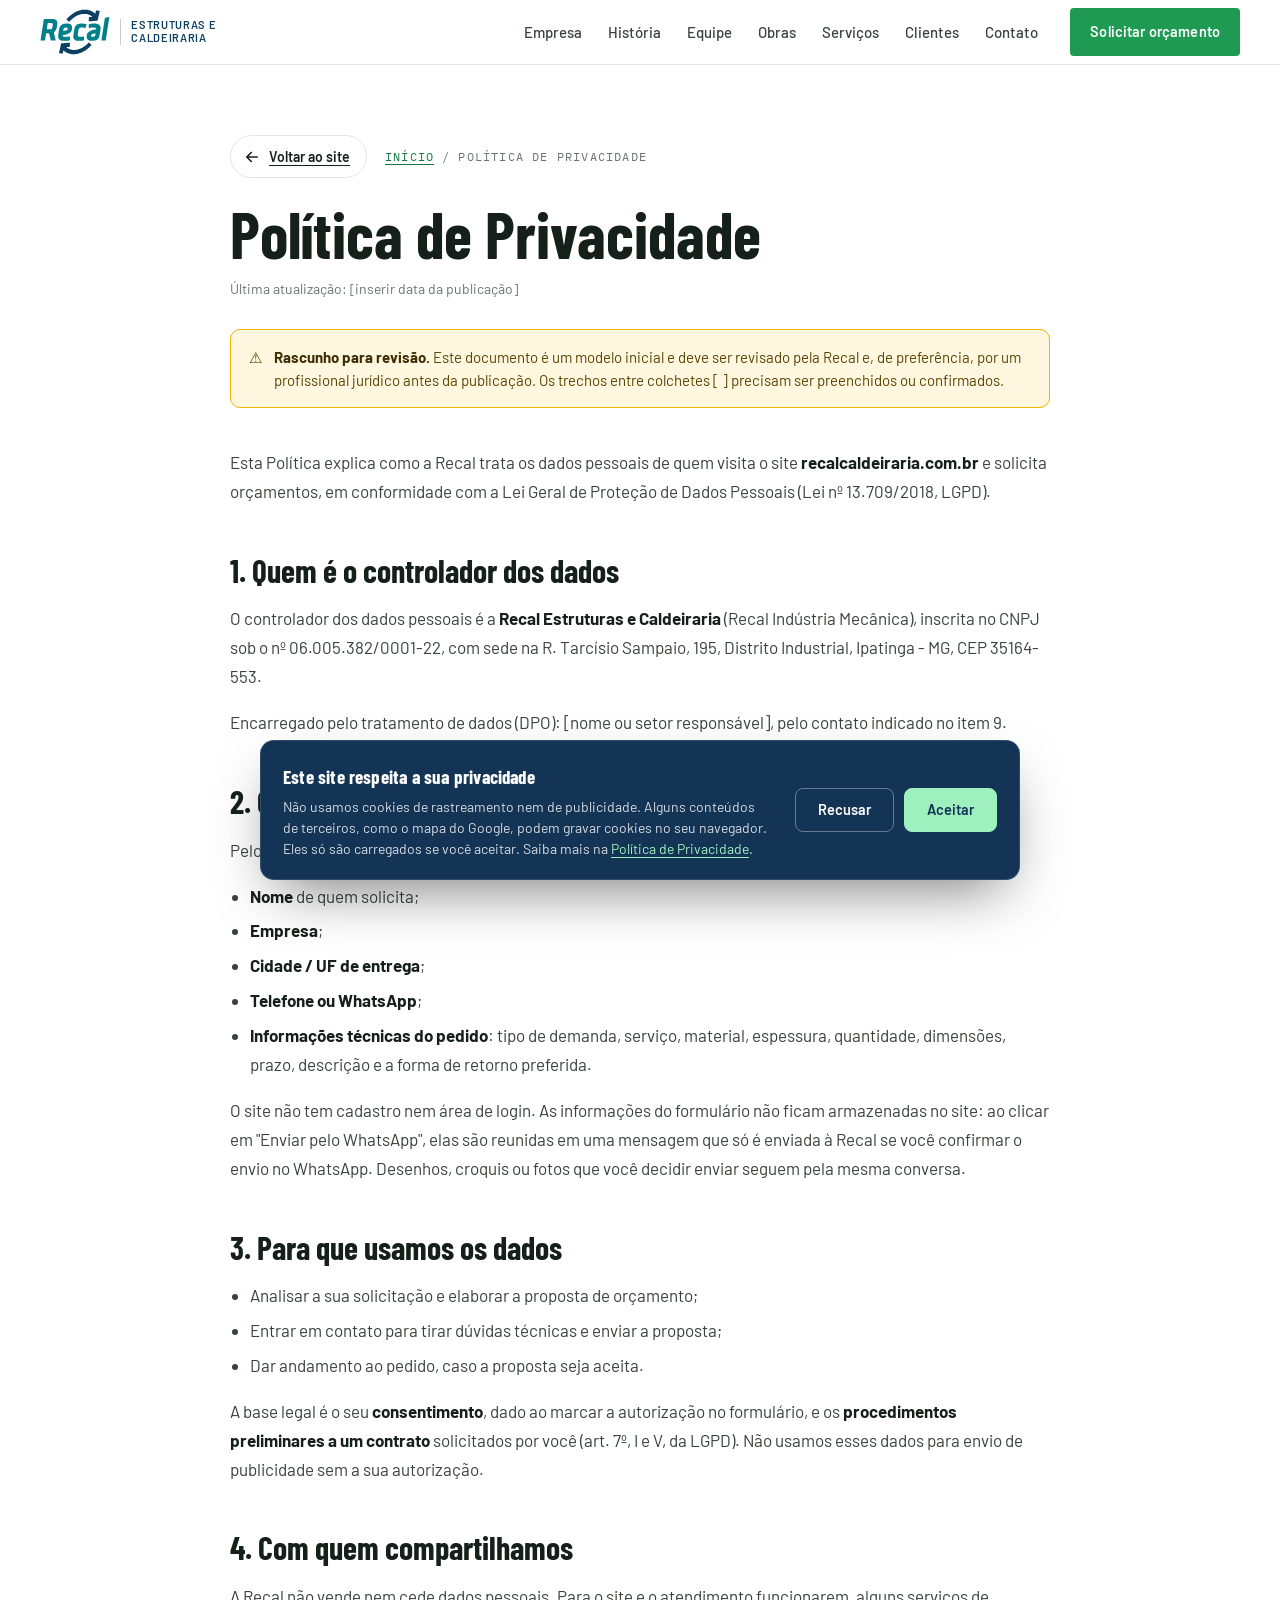
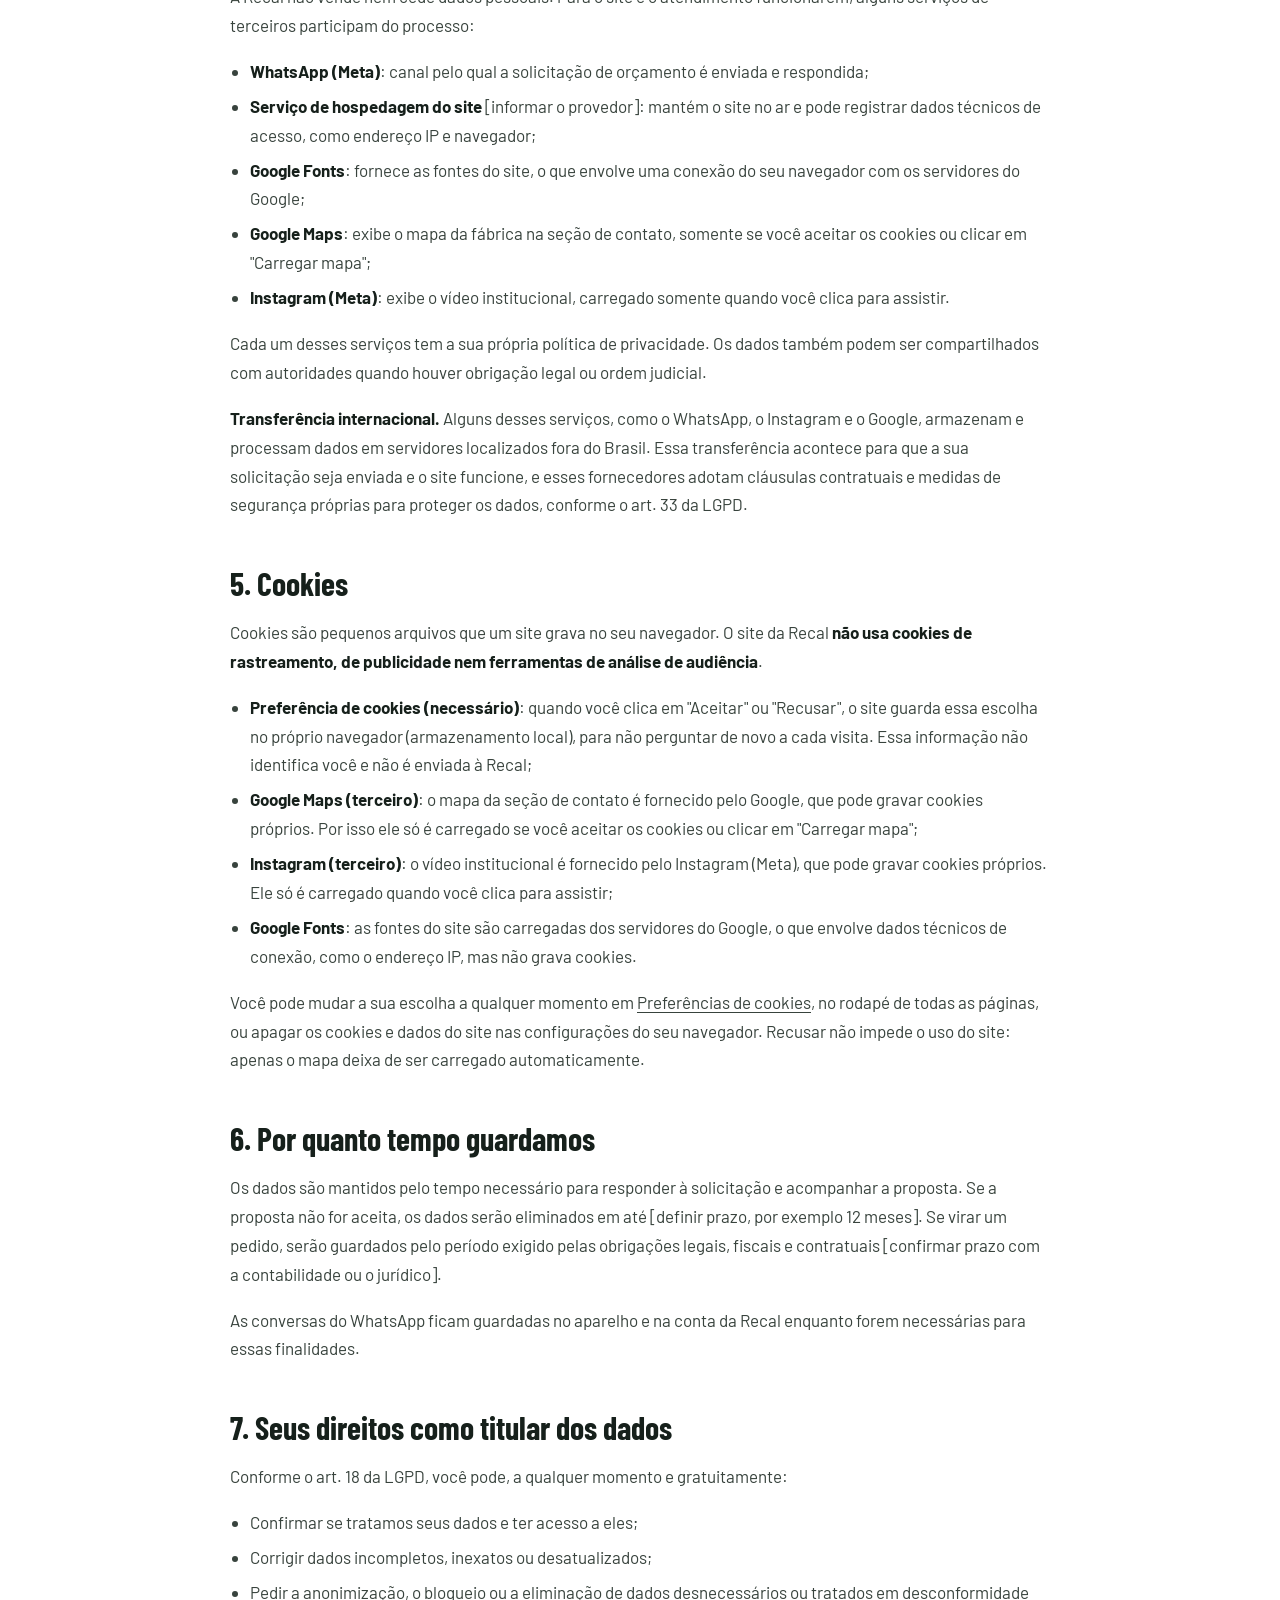
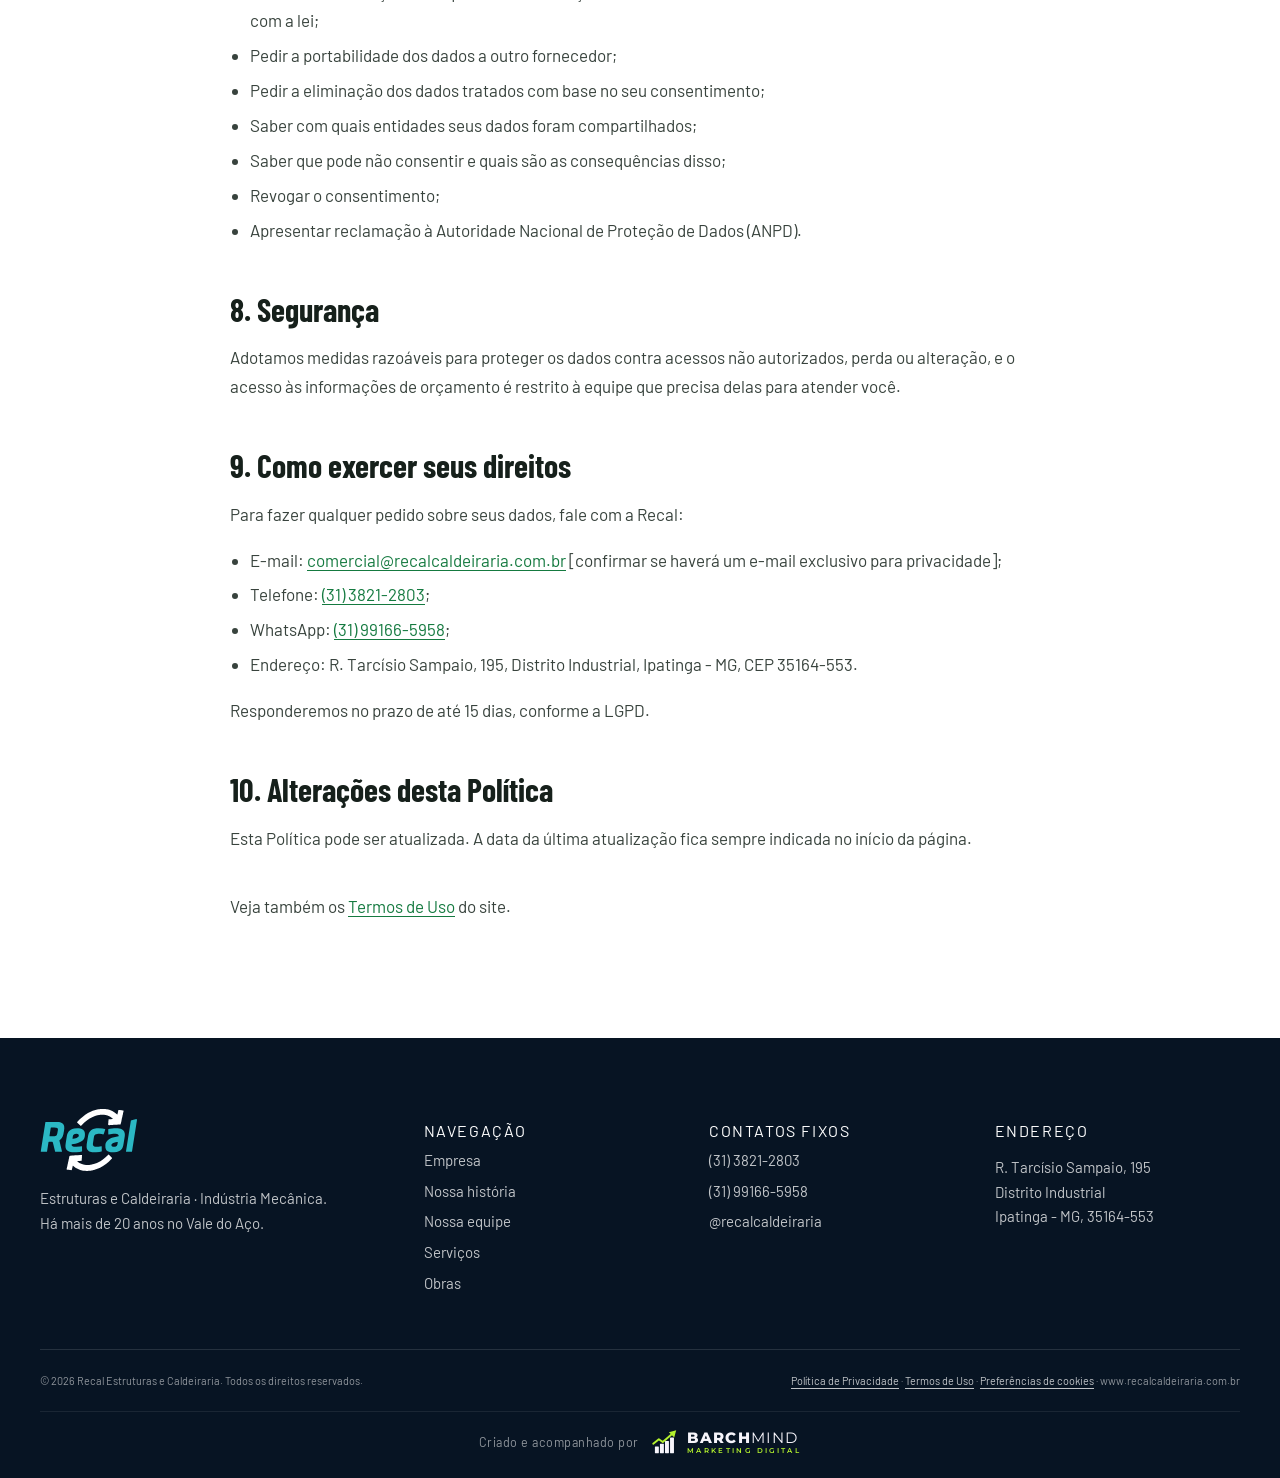
<file: politica-privacidade.html>
<!DOCTYPE html>
<html lang="pt-BR">
<head>
<meta charset="UTF-8">
<meta name="viewport" content="width=device-width, initial-scale=1.0">
<title>Política de Privacidade | Recal Estruturas e Caldeiraria</title>
<meta name="description" content="Como a Recal Estruturas e Caldeiraria trata os dados pessoais informados no site, conforme a LGPD.">
<meta name="robots" content="noindex">
<meta name="theme-color" content="#ffffff">
<link rel="icon" type="image/svg+xml" href="img/favicon.svg?v=1">
<link rel="preconnect" href="https://fonts.googleapis.com">
<link rel="preconnect" href="https://fonts.gstatic.com" crossorigin>
<link href="https://fonts.googleapis.com/css2?family=Barlow:wght@400;500;600;700&family=Barlow+Condensed:wght@500;600;700;800&family=IBM+Plex+Mono:wght@400;500&family=Montserrat:wght@400;800&display=swap" rel="stylesheet">
<link rel="stylesheet" href="styles.css?v=38">
<link rel="stylesheet" href="paginas.css?v=4">
</head>
<body class="page">
<a class="skip" href="#conteudo">Pular para o conteúdo</a>

<!-- ============ HEADER ============ -->
<header class="header" id="header">
  <div class="container header__inner">
    <a href="index.html" class="brand" aria-label="Recal — início">
      <img class="brand__logo" src="img/logo-recal.svg?v=1" alt="Recal" width="598" height="391">
      <span class="brand__text"><small>Estruturas e<br>Caldeiraria</small></span>
    </a>

    <nav class="nav" id="nav">
      <a href="index.html#sobre">Empresa</a>
      <a href="historia.html">História</a>
      <a href="equipe.html">Equipe</a>
      <a href="index.html#obras">Obras</a>
      <a href="index.html#solucoes">Serviços</a>
      <a href="index.html#clientes">Clientes</a>
      <a href="index.html#contato">Contato</a>
      <a href="index.html#orcamento" class="btn btn--primary nav__cta">Solicitar orçamento</a>
    </nav>
    <button class="burger" id="burger" aria-label="Abrir menu" aria-expanded="false"><span></span><span></span><span></span></button>
  </div>
</header>

<main id="conteudo" tabindex="-1" class="legal">
  <div class="container legal__wrap">
    <div class="ph-topnav"><a class="back-btn" href="index.html" data-back><svg viewBox="0 0 24 24" aria-hidden="true"><path d="M19 12H5M11 6l-6 6 6 6"/></svg>Voltar ao site</a><nav class="crumbs" aria-label="Você está em"><a href="index.html">Início</a><span>/</span><span>Política de Privacidade</span></nav></div>
    <h1>Política de Privacidade</h1>
    <p class="legal__meta">Última atualização: [inserir data da publicação]</p>

    <div class="legal__draft" role="note"><span aria-hidden="true">⚠️</span><div><b>Rascunho para revisão.</b> Este documento é um modelo inicial e deve ser revisado pela Recal e, de preferência, por um profissional jurídico antes da publicação. Os trechos entre colchetes [ ] precisam ser preenchidos ou confirmados.</div></div>

    <p>Esta Política explica como a Recal trata os dados pessoais de quem visita o site <strong>recalcaldeiraria.com.br</strong> e solicita orçamentos, em conformidade com a Lei Geral de Proteção de Dados Pessoais (Lei nº 13.709/2018, LGPD).</p>

    <h2>1. Quem é o controlador dos dados</h2>
    <p>O controlador dos dados pessoais é a <strong>Recal Estruturas e Caldeiraria</strong> (Recal Indústria Mecânica), inscrita no CNPJ sob o nº 06.005.382/0001-22, com sede na R. Tarcísio Sampaio, 195, Distrito Industrial, Ipatinga - MG, CEP 35164-553.</p>
    <p>Encarregado pelo tratamento de dados (DPO): [nome ou setor responsável], pelo contato indicado no item 9.</p>

    <h2>2. Quais dados coletamos</h2>
    <p>Pelo formulário de orçamento, coletamos apenas os dados que você mesmo informa:</p>
    <ul>
      <li><strong>Nome</strong> de quem solicita;</li>
      <li><strong>Empresa</strong>;</li>
      <li><strong>Cidade / UF de entrega</strong>;</li>
      <li><strong>Telefone ou WhatsApp</strong>;</li>
      <li><strong>Informações técnicas do pedido</strong>: tipo de demanda, serviço, material, espessura, quantidade, dimensões, prazo, descrição e a forma de retorno preferida.</li>
    </ul>
    <p>O site não tem cadastro nem área de login. As informações do formulário não ficam armazenadas no site: ao clicar em "Enviar pelo WhatsApp", elas são reunidas em uma mensagem que só é enviada à Recal se você confirmar o envio no WhatsApp. Desenhos, croquis ou fotos que você decidir enviar seguem pela mesma conversa.</p>

    <h2>3. Para que usamos os dados</h2>
    <ul>
      <li>Analisar a sua solicitação e elaborar a proposta de orçamento;</li>
      <li>Entrar em contato para tirar dúvidas técnicas e enviar a proposta;</li>
      <li>Dar andamento ao pedido, caso a proposta seja aceita.</li>
    </ul>
    <p>A base legal é o seu <strong>consentimento</strong>, dado ao marcar a autorização no formulário, e os <strong>procedimentos preliminares a um contrato</strong> solicitados por você (art. 7º, I e V, da LGPD). Não usamos esses dados para envio de publicidade sem a sua autorização.</p>

    <h2>4. Com quem compartilhamos</h2>
    <p>A Recal não vende nem cede dados pessoais. Para o site e o atendimento funcionarem, alguns serviços de terceiros participam do processo:</p>
    <ul>
      <li><strong>WhatsApp (Meta)</strong>: canal pelo qual a solicitação de orçamento é enviada e respondida;</li>
      <li><strong>Serviço de hospedagem do site</strong> [informar o provedor]: mantém o site no ar e pode registrar dados técnicos de acesso, como endereço IP e navegador;</li>
      <li><strong>Google Fonts</strong>: fornece as fontes do site, o que envolve uma conexão do seu navegador com os servidores do Google;</li>
      <li><strong>Google Maps</strong>: exibe o mapa da fábrica na seção de contato, somente se você aceitar os cookies ou clicar em "Carregar mapa";</li>
      <li><strong>Instagram (Meta)</strong>: exibe o vídeo institucional, carregado somente quando você clica para assistir.</li>
    </ul>
    <p>Cada um desses serviços tem a sua própria política de privacidade. Os dados também podem ser compartilhados com autoridades quando houver obrigação legal ou ordem judicial.</p>
    <p><strong>Transferência internacional.</strong> Alguns desses serviços, como o WhatsApp, o Instagram e o Google, armazenam e processam dados em servidores localizados fora do Brasil. Essa transferência acontece para que a sua solicitação seja enviada e o site funcione, e esses fornecedores adotam cláusulas contratuais e medidas de segurança próprias para proteger os dados, conforme o art. 33 da LGPD.</p>

    <h2 id="cookies">5. Cookies</h2>
    <p>Cookies são pequenos arquivos que um site grava no seu navegador. O site da Recal <strong>não usa cookies de rastreamento, de publicidade nem ferramentas de análise de audiência</strong>.</p>
    <ul>
      <li><strong>Preferência de cookies (necessário)</strong>: quando você clica em "Aceitar" ou "Recusar", o site guarda essa escolha no próprio navegador (armazenamento local), para não perguntar de novo a cada visita. Essa informação não identifica você e não é enviada à Recal;</li>
      <li><strong>Google Maps (terceiro)</strong>: o mapa da seção de contato é fornecido pelo Google, que pode gravar cookies próprios. Por isso ele só é carregado se você aceitar os cookies ou clicar em "Carregar mapa";</li>
      <li><strong>Instagram (terceiro)</strong>: o vídeo institucional é fornecido pelo Instagram (Meta), que pode gravar cookies próprios. Ele só é carregado quando você clica para assistir;</li>
      <li><strong>Google Fonts</strong>: as fontes do site são carregadas dos servidores do Google, o que envolve dados técnicos de conexão, como o endereço IP, mas não grava cookies.</li>
    </ul>
    <p>Você pode mudar a sua escolha a qualquer momento em <button type="button" class="link-btn" data-cookie-prefs>Preferências de cookies</button>, no rodapé de todas as páginas, ou apagar os cookies e dados do site nas configurações do seu navegador. Recusar não impede o uso do site: apenas o mapa deixa de ser carregado automaticamente.</p>

    <h2>6. Por quanto tempo guardamos</h2>
    <p>Os dados são mantidos pelo tempo necessário para responder à solicitação e acompanhar a proposta. Se a proposta não for aceita, os dados serão eliminados em até [definir prazo, por exemplo 12 meses]. Se virar um pedido, serão guardados pelo período exigido pelas obrigações legais, fiscais e contratuais [confirmar prazo com a contabilidade ou o jurídico].</p>
    <p>As conversas do WhatsApp ficam guardadas no aparelho e na conta da Recal enquanto forem necessárias para essas finalidades.</p>

    <h2>7. Seus direitos como titular dos dados</h2>
    <p>Conforme o art. 18 da LGPD, você pode, a qualquer momento e gratuitamente:</p>
    <ul>
      <li>Confirmar se tratamos seus dados e ter acesso a eles;</li>
      <li>Corrigir dados incompletos, inexatos ou desatualizados;</li>
      <li>Pedir a anonimização, o bloqueio ou a eliminação de dados desnecessários ou tratados em desconformidade com a lei;</li>
      <li>Pedir a portabilidade dos dados a outro fornecedor;</li>
      <li>Pedir a eliminação dos dados tratados com base no seu consentimento;</li>
      <li>Saber com quais entidades seus dados foram compartilhados;</li>
      <li>Saber que pode não consentir e quais são as consequências disso;</li>
      <li>Revogar o consentimento;</li>
      <li>Apresentar reclamação à Autoridade Nacional de Proteção de Dados (ANPD).</li>
    </ul>

    <h2>8. Segurança</h2>
    <p>Adotamos medidas razoáveis para proteger os dados contra acessos não autorizados, perda ou alteração, e o acesso às informações de orçamento é restrito à equipe que precisa delas para atender você.</p>

    <h2>9. Como exercer seus direitos</h2>
    <p>Para fazer qualquer pedido sobre seus dados, fale com a Recal:</p>
    <ul>
      <li>E-mail: <a href="mailto:comercial@recalcaldeiraria.com.br">comercial@recalcaldeiraria.com.br</a> [confirmar se haverá um e-mail exclusivo para privacidade];</li>
      <li>Telefone: <a href="tel:+553138212803">(31) 3821-2803</a>;</li>
      <li>WhatsApp: <a href="https://wa.me/5531991665958" target="_blank" rel="noopener">(31) 99166-5958</a>;</li>
      <li>Endereço: R. Tarcísio Sampaio, 195, Distrito Industrial, Ipatinga - MG, CEP 35164-553.</li>
    </ul>
    <p>Responderemos no prazo de até 15 dias, conforme a LGPD.</p>

    <h2>10. Alterações desta Política</h2>
    <p>Esta Política pode ser atualizada. A data da última atualização fica sempre indicada no início da página.</p>

    <p style="margin-top:40px">Veja também os <a href="termos-de-uso.html">Termos de Uso</a> do site.</p>
  </div>
</main>

<!-- ============ FOOTER ============ -->
<footer class="footer">
  <div class="container footer__grid">
    <div>
      <img class="footer__logo" src="img/logo-recal-negativo.svg?v=1" alt="Recal" width="598" height="391">
      <p>Estruturas e Caldeiraria · Indústria Mecânica.<br>Há mais de 20 anos no Vale do Aço.</p>
    </div>
    <div>
      <p class="footer__h">Navegação</p>
      <a href="index.html#sobre">Empresa</a><a href="historia.html">Nossa história</a><a href="equipe.html">Nossa equipe</a><a href="index.html#solucoes">Serviços</a><a href="index.html#obras">Obras</a>
    </div>
    <div>
      <p class="footer__h">Contatos fixos</p>
      <a href="tel:+553138212803">(31) 3821-2803</a><a href="https://wa.me/5531991665958" target="_blank" rel="noopener">(31) 99166-5958</a><a href="https://www.instagram.com/recalcaldeiraria/" target="_blank" rel="noopener">@recalcaldeiraria</a>
    </div>
    <div>
      <p class="footer__h">Endereço</p>
      <p>R. Tarcísio Sampaio, 195<br>Distrito Industrial<br>Ipatinga - MG, 35164-553</p>
    </div>
  </div>
  <div class="container footer__bottom">
    <small>© <span id="year"></span> Recal Estruturas e Caldeiraria. Todos os direitos reservados.</small>
    <small class="footer__legal"><a href="politica-privacidade.html">Política de Privacidade</a> · <a href="termos-de-uso.html">Termos de Uso</a> · <button type="button" class="link-btn" data-cookie-prefs>Preferências de cookies</button> · www.recalcaldeiraria.com.br</small>
  </div>
  <div class="container footer__credit">
    <span>Criado e acompanhado por</span>
    <span class="bm" aria-label="BarchMind Marketing Digital" role="img">
      <svg viewBox="0 0 100 100" aria-hidden="true"><g fill="#F7F5FB"><rect x="14" y="66" width="14" height="24" rx="1.5"/><rect x="32" y="56" width="14" height="34" rx="1.5"/><rect x="50" y="46" width="14" height="44" rx="1.5"/><rect x="68" y="34" width="14" height="56" rx="1.5"/></g><polyline points="8,56 28,40 42,50 72,24" fill="none" stroke="#B4F22E" stroke-width="7" stroke-linecap="round" stroke-linejoin="round"/><polygon points="90,8 64,15 83,34" fill="#B4F22E"/></svg>
      <span class="bm__txt" aria-hidden="true"><span class="bm__name"><b>BARCH</b>MIND</span><small>MARKETING DIGITAL</small></span>
    </span>
  </div>
</footer>



<script src="paginas.js?v=2"></script>
<script src="cookies.js?v=2"></script>
</body>
</html>
</file>
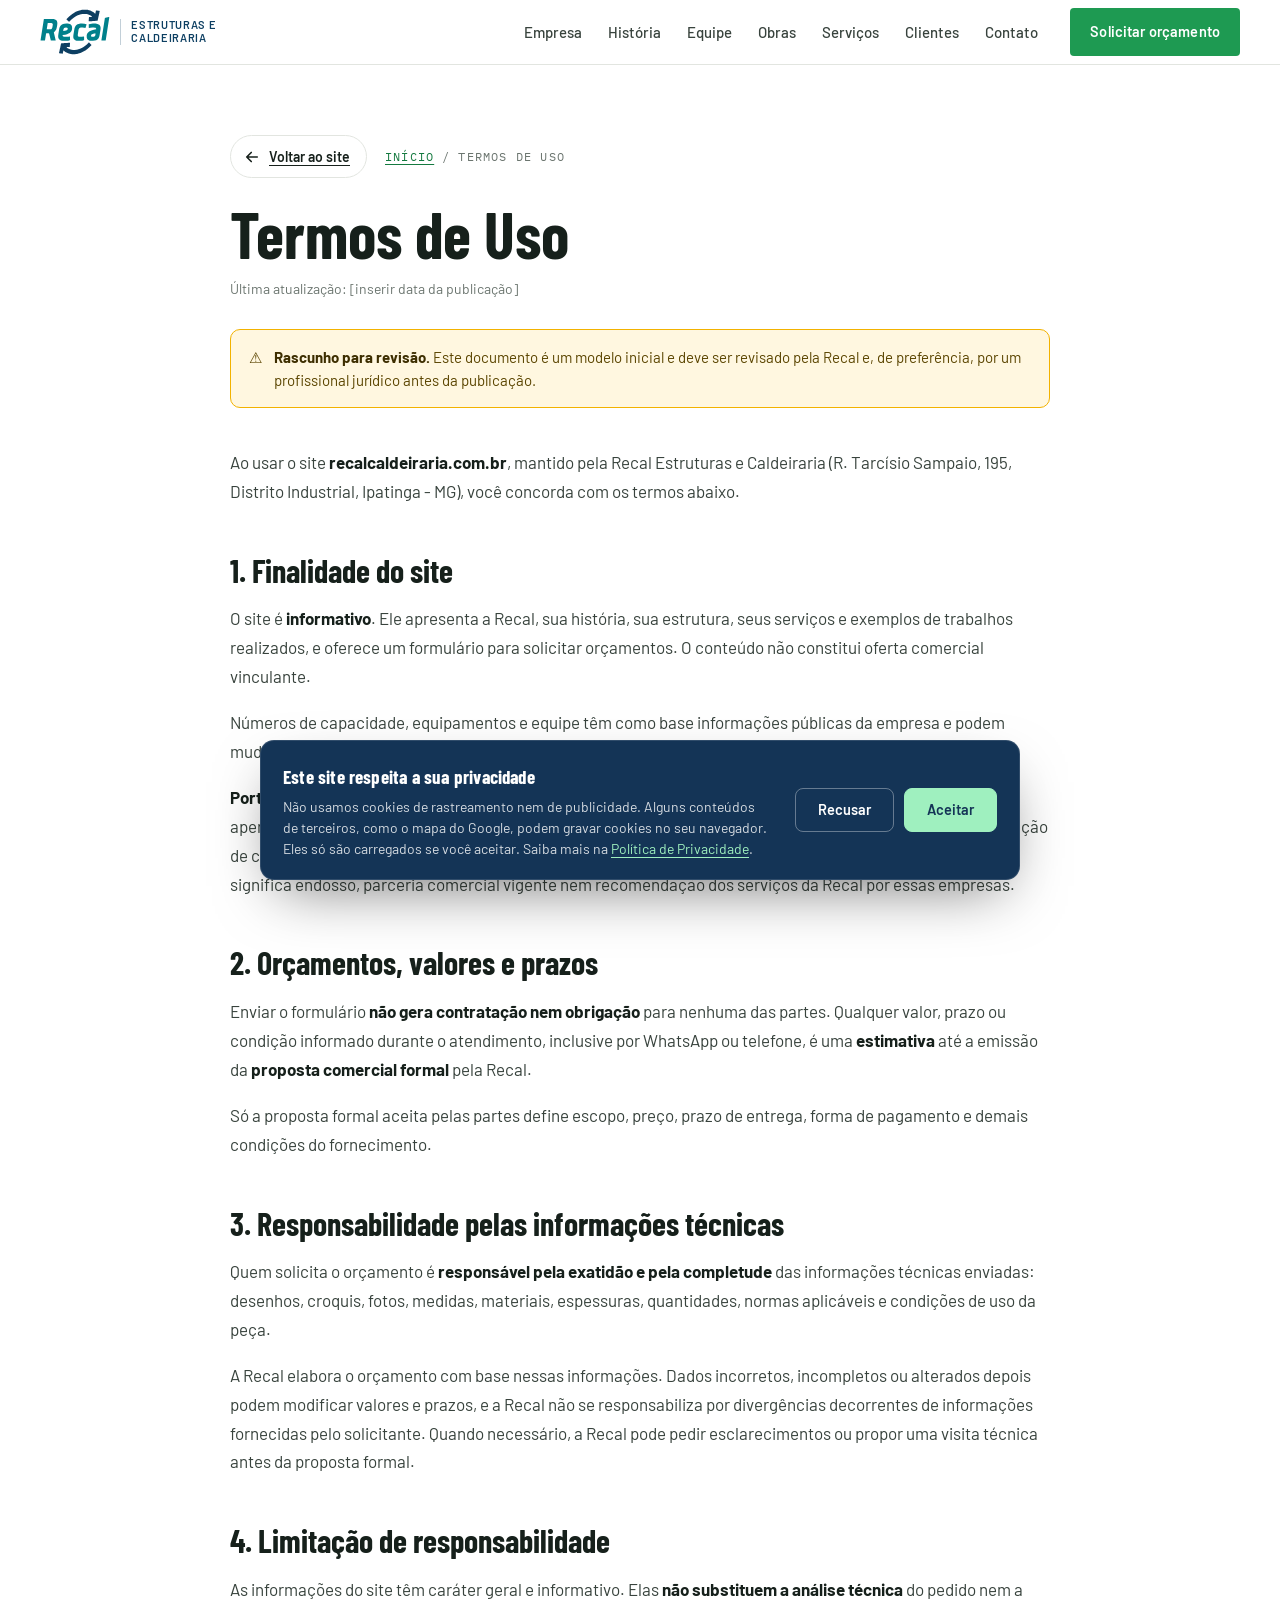
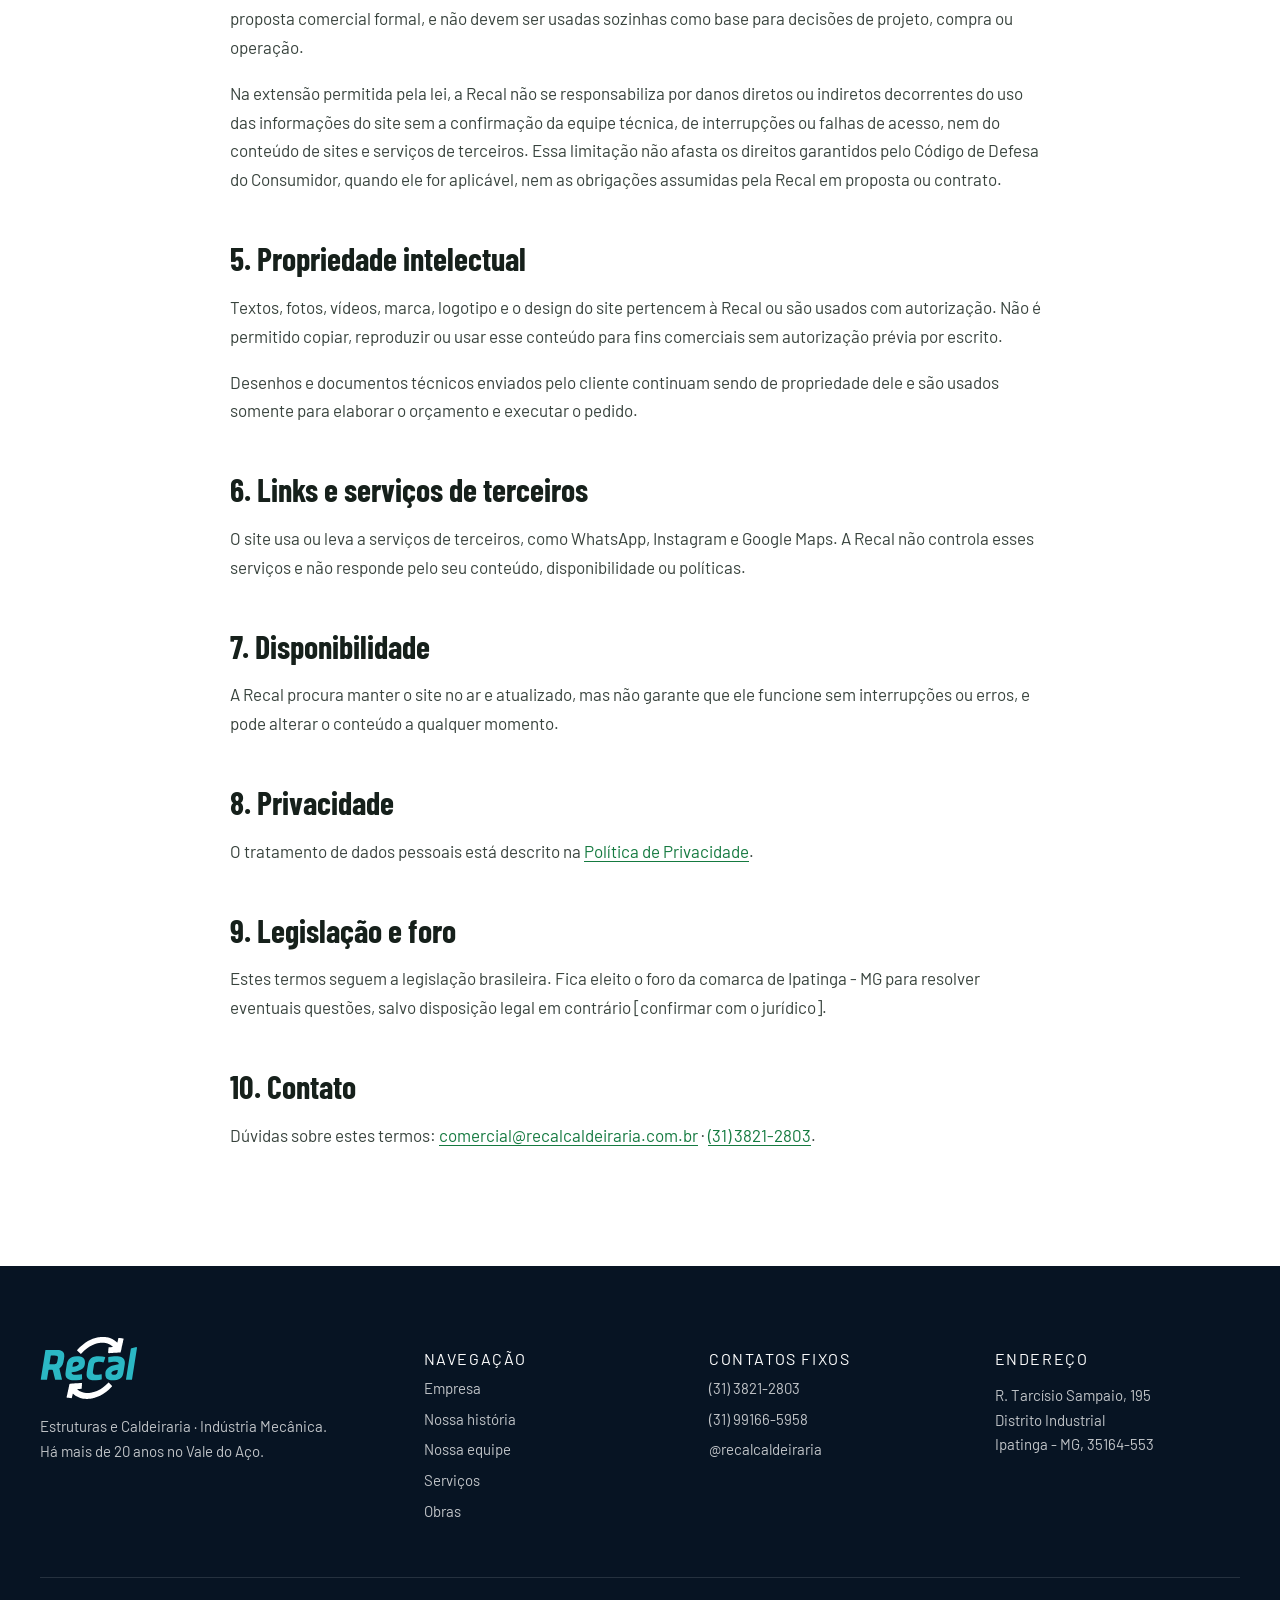
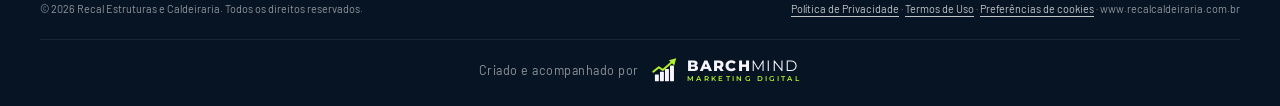
<file: termos-de-uso.html>
<!DOCTYPE html>
<html lang="pt-BR">
<head>
<meta charset="UTF-8">
<meta name="viewport" content="width=device-width, initial-scale=1.0">
<title>Termos de Uso | Recal Estruturas e Caldeiraria</title>
<meta name="description" content="Termos de uso do site da Recal Estruturas e Caldeiraria.">
<meta name="robots" content="noindex">
<meta name="theme-color" content="#ffffff">
<link rel="icon" type="image/svg+xml" href="img/favicon.svg?v=1">
<link rel="preconnect" href="https://fonts.googleapis.com">
<link rel="preconnect" href="https://fonts.gstatic.com" crossorigin>
<link href="https://fonts.googleapis.com/css2?family=Barlow:wght@400;500;600;700&family=Barlow+Condensed:wght@500;600;700;800&family=IBM+Plex+Mono:wght@400;500&family=Montserrat:wght@400;800&display=swap" rel="stylesheet">
<link rel="stylesheet" href="styles.css?v=38">
<link rel="stylesheet" href="paginas.css?v=4">
</head>
<body class="page">
<a class="skip" href="#conteudo">Pular para o conteúdo</a>

<!-- ============ HEADER ============ -->
<header class="header" id="header">
  <div class="container header__inner">
    <a href="index.html" class="brand" aria-label="Recal — início">
      <img class="brand__logo" src="img/logo-recal.svg?v=1" alt="Recal" width="598" height="391">
      <span class="brand__text"><small>Estruturas e<br>Caldeiraria</small></span>
    </a>

    <nav class="nav" id="nav">
      <a href="index.html#sobre">Empresa</a>
      <a href="historia.html">História</a>
      <a href="equipe.html">Equipe</a>
      <a href="index.html#obras">Obras</a>
      <a href="index.html#solucoes">Serviços</a>
      <a href="index.html#clientes">Clientes</a>
      <a href="index.html#contato">Contato</a>
      <a href="index.html#orcamento" class="btn btn--primary nav__cta">Solicitar orçamento</a>
    </nav>
    <button class="burger" id="burger" aria-label="Abrir menu" aria-expanded="false"><span></span><span></span><span></span></button>
  </div>
</header>

<main id="conteudo" tabindex="-1" class="legal">
  <div class="container legal__wrap">
    <div class="ph-topnav"><a class="back-btn" href="index.html" data-back><svg viewBox="0 0 24 24" aria-hidden="true"><path d="M19 12H5M11 6l-6 6 6 6"/></svg>Voltar ao site</a><nav class="crumbs" aria-label="Você está em"><a href="index.html">Início</a><span>/</span><span>Termos de Uso</span></nav></div>
    <h1>Termos de Uso</h1>
    <p class="legal__meta">Última atualização: [inserir data da publicação]</p>

    <div class="legal__draft" role="note"><span aria-hidden="true">⚠️</span><div><b>Rascunho para revisão.</b> Este documento é um modelo inicial e deve ser revisado pela Recal e, de preferência, por um profissional jurídico antes da publicação.</div></div>

    <p>Ao usar o site <strong>recalcaldeiraria.com.br</strong>, mantido pela Recal Estruturas e Caldeiraria (R. Tarcísio Sampaio, 195, Distrito Industrial, Ipatinga - MG), você concorda com os termos abaixo.</p>

    <h2>1. Finalidade do site</h2>
    <p>O site é <strong>informativo</strong>. Ele apresenta a Recal, sua história, sua estrutura, seus serviços e exemplos de trabalhos realizados, e oferece um formulário para solicitar orçamentos. O conteúdo não constitui oferta comercial vinculante.</p>
    <p>Números de capacidade, equipamentos e equipe têm como base informações públicas da empresa e podem mudar com o tempo. Fotos de peças são ilustrativas de trabalhos já realizados.</p>
    <p><strong>Portfólio e marcas de clientes.</strong> As fotos de peças e os nomes e logotipos de empresas atendidas são exibidos apenas como referência do portfólio da Recal, com autorização dos respectivos titulares [confirmar a autorização de cada cliente antes da publicação]. As marcas citadas pertencem às suas empresas, e a sua exibição não significa endosso, parceria comercial vigente nem recomendação dos serviços da Recal por essas empresas.</p>

    <h2>2. Orçamentos, valores e prazos</h2>
    <p>Enviar o formulário <strong>não gera contratação nem obrigação</strong> para nenhuma das partes. Qualquer valor, prazo ou condição informado durante o atendimento, inclusive por WhatsApp ou telefone, é uma <strong>estimativa</strong> até a emissão da <strong>proposta comercial formal</strong> pela Recal.</p>
    <p>Só a proposta formal aceita pelas partes define escopo, preço, prazo de entrega, forma de pagamento e demais condições do fornecimento.</p>

    <h2>3. Responsabilidade pelas informações técnicas</h2>
    <p>Quem solicita o orçamento é <strong>responsável pela exatidão e pela completude</strong> das informações técnicas enviadas: desenhos, croquis, fotos, medidas, materiais, espessuras, quantidades, normas aplicáveis e condições de uso da peça.</p>
    <p>A Recal elabora o orçamento com base nessas informações. Dados incorretos, incompletos ou alterados depois podem modificar valores e prazos, e a Recal não se responsabiliza por divergências decorrentes de informações fornecidas pelo solicitante. Quando necessário, a Recal pode pedir esclarecimentos ou propor uma visita técnica antes da proposta formal.</p>

    <h2>4. Limitação de responsabilidade</h2>
    <p>As informações do site têm caráter geral e informativo. Elas <strong>não substituem a análise técnica</strong> do pedido nem a proposta comercial formal, e não devem ser usadas sozinhas como base para decisões de projeto, compra ou operação.</p>
    <p>Na extensão permitida pela lei, a Recal não se responsabiliza por danos diretos ou indiretos decorrentes do uso das informações do site sem a confirmação da equipe técnica, de interrupções ou falhas de acesso, nem do conteúdo de sites e serviços de terceiros. Essa limitação não afasta os direitos garantidos pelo Código de Defesa do Consumidor, quando ele for aplicável, nem as obrigações assumidas pela Recal em proposta ou contrato.</p>

    <h2>5. Propriedade intelectual</h2>
    <p>Textos, fotos, vídeos, marca, logotipo e o design do site pertencem à Recal ou são usados com autorização. Não é permitido copiar, reproduzir ou usar esse conteúdo para fins comerciais sem autorização prévia por escrito.</p>
    <p>Desenhos e documentos técnicos enviados pelo cliente continuam sendo de propriedade dele e são usados somente para elaborar o orçamento e executar o pedido.</p>

    <h2>6. Links e serviços de terceiros</h2>
    <p>O site usa ou leva a serviços de terceiros, como WhatsApp, Instagram e Google Maps. A Recal não controla esses serviços e não responde pelo seu conteúdo, disponibilidade ou políticas.</p>

    <h2>7. Disponibilidade</h2>
    <p>A Recal procura manter o site no ar e atualizado, mas não garante que ele funcione sem interrupções ou erros, e pode alterar o conteúdo a qualquer momento.</p>

    <h2>8. Privacidade</h2>
    <p>O tratamento de dados pessoais está descrito na <a href="politica-privacidade.html">Política de Privacidade</a>.</p>

    <h2>9. Legislação e foro</h2>
    <p>Estes termos seguem a legislação brasileira. Fica eleito o foro da comarca de Ipatinga - MG para resolver eventuais questões, salvo disposição legal em contrário [confirmar com o jurídico].</p>

    <h2>10. Contato</h2>
    <p>Dúvidas sobre estes termos: <a href="mailto:comercial@recalcaldeiraria.com.br">comercial@recalcaldeiraria.com.br</a> · <a href="tel:+553138212803">(31) 3821-2803</a>.</p>
  </div>
</main>

<!-- ============ FOOTER ============ -->
<footer class="footer">
  <div class="container footer__grid">
    <div>
      <img class="footer__logo" src="img/logo-recal-negativo.svg?v=1" alt="Recal" width="598" height="391">
      <p>Estruturas e Caldeiraria · Indústria Mecânica.<br>Há mais de 20 anos no Vale do Aço.</p>
    </div>
    <div>
      <p class="footer__h">Navegação</p>
      <a href="index.html#sobre">Empresa</a><a href="historia.html">Nossa história</a><a href="equipe.html">Nossa equipe</a><a href="index.html#solucoes">Serviços</a><a href="index.html#obras">Obras</a>
    </div>
    <div>
      <p class="footer__h">Contatos fixos</p>
      <a href="tel:+553138212803">(31) 3821-2803</a><a href="https://wa.me/5531991665958" target="_blank" rel="noopener">(31) 99166-5958</a><a href="https://www.instagram.com/recalcaldeiraria/" target="_blank" rel="noopener">@recalcaldeiraria</a>
    </div>
    <div>
      <p class="footer__h">Endereço</p>
      <p>R. Tarcísio Sampaio, 195<br>Distrito Industrial<br>Ipatinga - MG, 35164-553</p>
    </div>
  </div>
  <div class="container footer__bottom">
    <small>© <span id="year"></span> Recal Estruturas e Caldeiraria. Todos os direitos reservados.</small>
    <small class="footer__legal"><a href="politica-privacidade.html">Política de Privacidade</a> · <a href="termos-de-uso.html">Termos de Uso</a> · <button type="button" class="link-btn" data-cookie-prefs>Preferências de cookies</button> · www.recalcaldeiraria.com.br</small>
  </div>
  <div class="container footer__credit">
    <span>Criado e acompanhado por</span>
    <span class="bm" aria-label="BarchMind Marketing Digital" role="img">
      <svg viewBox="0 0 100 100" aria-hidden="true"><g fill="#F7F5FB"><rect x="14" y="66" width="14" height="24" rx="1.5"/><rect x="32" y="56" width="14" height="34" rx="1.5"/><rect x="50" y="46" width="14" height="44" rx="1.5"/><rect x="68" y="34" width="14" height="56" rx="1.5"/></g><polyline points="8,56 28,40 42,50 72,24" fill="none" stroke="#B4F22E" stroke-width="7" stroke-linecap="round" stroke-linejoin="round"/><polygon points="90,8 64,15 83,34" fill="#B4F22E"/></svg>
      <span class="bm__txt" aria-hidden="true"><span class="bm__name"><b>BARCH</b>MIND</span><small>MARKETING DIGITAL</small></span>
    </span>
  </div>
</footer>



<script src="paginas.js?v=2"></script>
<script src="cookies.js?v=2"></script>
</body>
</html>
</file>
<file: styles.css>
/* ===================== RECAL — styles ===================== */
:root{
  --white:#ffffff;
  --paper:#f4f5f2;
  --line:#e2e5e0;
  --ink:#16201b;
  --text:#38433d;
  --muted:#6b756f;
  --green:#1e9a52;
  --green-dk:#157a40;
  --green-lt:#e7f4ec;
  --navy:#143456;
  --blue:#1f4f86;
  --yellow:#f2b200;
  --mint:#9ff0bf;
  --head:'Barlow Condensed','Arial Narrow',sans-serif;
  --body:'Barlow',system-ui,-apple-system,'Segoe UI',Roboto,sans-serif;
  --mono:'IBM Plex Mono',ui-monospace,Consolas,monospace;
  --ease:cubic-bezier(.2,.7,.2,1);
}
*,*::before,*::after{box-sizing:border-box}
html{scroll-behavior:smooth;scroll-padding-top:90px}
body{margin:0;font-family:var(--body);font-size:17px;background:var(--white);color:var(--text);line-height:1.65;-webkit-font-smoothing:antialiased;overflow-x:hidden}
img,svg{display:block;max-width:100%}
:where(img){height:auto}   /* com width/height no HTML a proporção é mantida sem esticar */
a{color:inherit;text-decoration:none}
button,input,select,textarea{font:inherit;color:inherit}
h1,h2,h3,h4,h5{color:var(--ink);font-family:var(--head);font-weight:700;margin:0;line-height:1.05}
strong{color:var(--ink)}
.container{width:min(1200px,100% - 48px);margin-inline:auto}
::selection{background:var(--green);color:#fff}

/* ---------- botões ---------- */
.btn{display:inline-flex;align-items:center;justify-content:center;gap:10px;padding:13px 24px;border-radius:4px;font-weight:600;font-size:15px;border:2px solid transparent;cursor:pointer;transition:background .2s,color .2s,border-color .2s;white-space:nowrap;letter-spacing:.01em}
.btn:disabled{opacity:.4;cursor:not-allowed}
.btn--lg{padding:16px 30px;font-size:16px}
.btn--primary{background:var(--green);color:#fff}
.btn--primary:hover{background:var(--green-dk)}
.btn--outline{border-color:var(--line);color:var(--ink);background:#fff}
.btn--outline:hover:not(:disabled){border-color:var(--ink)}
.btn--outline-light{border-color:rgba(255,255,255,.7);color:#fff}
.btn--outline-light:hover{background:#fff;color:var(--ink)}
.btn--white{background:#fff;color:var(--navy)}
.btn--white:hover{background:var(--paper)}

/* ---------- topbar ---------- */
.topbar{background:var(--navy);color:rgba(255,255,255,.82);font-size:13.5px}
.topbar__inner{display:flex;justify-content:space-between;align-items:center;height:40px;gap:20px}
.topbar span,.topbar a{display:inline-flex;align-items:center;gap:8px}
.topbar svg{width:15px;height:15px;fill:none;stroke:currentColor;stroke-width:1.8;stroke-linecap:round;stroke-linejoin:round}
.topbar a:hover{color:#fff}
.topbar__right{gap:16px!important}
.topbar__sep{width:1px;height:14px;background:rgba(255,255,255,.25)}

/* ---------- header ---------- */
.header{position:sticky;top:0;z-index:100;background:#fff;border-bottom:1px solid var(--line);transition:box-shadow .3s}
.header.is-scrolled{box-shadow:0 6px 24px -12px rgba(20,32,27,.25)}
.header__inner{display:flex;align-items:center;gap:30px;height:78px}
.brand{display:flex;align-items:center;gap:12px}
.brand__logo{width:46px;height:46px}
.brand__text{display:flex;flex-direction:column;line-height:1.05}
.brand__text strong{font-family:var(--head);font-size:24px;letter-spacing:.06em}
.brand__text small{font-size:12px;color:var(--muted);letter-spacing:.04em}
.nav{display:flex;align-items:center;gap:26px;margin-left:auto}
.nav a:not(.btn){font-size:15px;font-weight:500;color:var(--text);position:relative;padding:6px 0;transition:color .2s}
.nav a:not(.btn)::after{content:"";position:absolute;left:0;right:0;bottom:-2px;height:2px;background:var(--green);transform:scaleX(0);transform-origin:left;transition:transform .25s var(--ease)}
.nav a:not(.btn):hover,.nav a.is-active{color:var(--ink)}
.nav a:not(.btn):hover::after,.nav a.is-active::after{transform:scaleX(1)}
.nav__cta{margin-left:6px}
.burger{display:none;background:none;border:0;width:44px;height:44px;cursor:pointer;position:relative;margin-left:auto}
.burger span{position:absolute;left:10px;right:10px;height:2px;background:var(--ink);transition:transform .3s,opacity .3s}
.burger span:nth-child(1){top:14px}.burger span:nth-child(2){top:21px}.burger span:nth-child(3){top:28px}
.burger[aria-expanded="true"] span:nth-child(1){transform:translateY(7px) rotate(45deg)}
.burger[aria-expanded="true"] span:nth-child(2){opacity:0}
.burger[aria-expanded="true"] span:nth-child(3){transform:translateY(-7px) rotate(-45deg)}

/* ---------- hero ---------- */
.hero{position:relative;min-height:min(720px,88vh);display:flex;align-items:center;color:#fff;overflow:hidden}
.hero__media{position:absolute;inset:0}
.hero__media img{width:100%;height:100%;object-fit:cover;transform:scale(1.04);animation:heroZoom 14s ease-out forwards}
@keyframes heroZoom{to{transform:scale(1)}}
.hero__media::after{content:"";position:absolute;inset:0;background:linear-gradient(90deg,rgba(14,28,44,.88) 0%,rgba(14,28,44,.7) 45%,rgba(14,28,44,.2) 100%)}
.hero__inner{position:relative;padding:110px 0 150px}
.hero__kicker{display:inline-block;margin:0 0 20px;font-size:14px;font-weight:600;letter-spacing:.08em;text-transform:uppercase;color:#fff;padding-left:16px;border-left:3px solid var(--green)}
.hero__title{color:#fff;font-size:clamp(44px,6vw,80px);max-width:820px;letter-spacing:-.01em;line-height:1}
.hero__lead{font-size:19px;max-width:600px;margin:24px 0 36px;color:rgba(255,255,255,.88)}
.hero__actions{display:flex;flex-wrap:wrap;gap:14px}

/* ---------- fatos ---------- */
.facts{position:relative;z-index:2;margin-top:-64px}
.facts__inner{display:grid;grid-template-columns:repeat(4,1fr);background:#fff;border-radius:6px;box-shadow:0 24px 50px -24px rgba(20,32,27,.35);overflow:hidden}
.fact{padding:28px 30px;border-right:1px solid var(--line);display:flex;flex-direction:column}
.fact:last-child{border-right:0}
.fact strong{font-family:var(--head);font-size:36px;line-height:1;color:var(--green)}
.fact span{font-size:14.5px;color:var(--muted);margin-top:6px}

/* ---------- seções ---------- */
.section{padding:110px 0}
.label{display:inline-flex;align-items:center;gap:10px;margin:0 0 14px;font-size:13px;font-weight:700;letter-spacing:.14em;text-transform:uppercase;color:var(--green)}
.label::before{content:"";width:26px;height:2px;background:var(--green)}
.title{font-size:clamp(34px,4.2vw,52px);letter-spacing:-.005em}
.head{display:grid;grid-template-columns:1fr 1fr;gap:40px;align-items:end;margin-bottom:56px}
.head__aside{margin:0;color:var(--muted);max-width:480px;justify-self:end}
.head--center{display:block;text-align:center}
.head--center .label{justify-content:center}

/* sobre */
.about__inner{display:grid;grid-template-columns:1fr 1fr;gap:80px;align-items:center}
.about__text .title{margin-bottom:24px}
.about__text>p{margin:0 0 18px}
.checks{list-style:none;padding:0;margin:30px 0 0;display:grid;gap:14px}
.checks li{position:relative;padding-left:36px}
.checks li::before{content:"";position:absolute;left:0;top:3px;width:22px;height:22px;border-radius:50%;background:var(--green-lt) url("data:image/svg+xml,%3Csvg xmlns='http://www.w3.org/2000/svg' viewBox='0 0 24 24'%3E%3Cpath d='M6 12.5l4 4 8-9' fill='none' stroke='%231e9a52' stroke-width='2.6' stroke-linecap='round' stroke-linejoin='round'/%3E%3C/svg%3E") center/14px no-repeat}
.about__media{position:relative;padding:0 0 40px 40px}
.about__media::before{content:"";position:absolute;left:0;bottom:0;width:60%;height:70%;background:var(--green-lt);border-radius:6px}
.about__main{position:relative;margin:0;border-radius:6px;overflow:hidden;aspect-ratio:5/5.4}
.about__main img{width:100%;height:100%;object-fit:cover}
.about__seal{position:absolute;right:-20px;bottom:10px;background:var(--navy);color:#fff;padding:20px 24px;border-radius:6px;max-width:220px;box-shadow:0 20px 40px -20px rgba(20,52,86,.6)}
.about__seal strong{display:block;color:#fff;font-family:var(--head);font-size:26px;line-height:1}
.about__seal span{font-size:13px;color:rgba(255,255,255,.8)}

/* serviços */
.services{background:var(--paper)}
.cards{display:grid;grid-template-columns:repeat(3,1fr);gap:24px}
.card{position:relative;background:#fff;border:1px solid var(--line);border-radius:6px;padding:34px 32px;display:flex;flex-direction:column;transition:box-shadow .3s,transform .3s var(--ease);overflow:hidden}
.card::before{content:"";position:absolute;top:0;left:0;right:0;height:3px;background:var(--green);transform:scaleX(0);transform-origin:left;transition:transform .35s var(--ease)}
.card:hover{box-shadow:0 22px 40px -24px rgba(20,32,27,.3);transform:translateY(-4px)}
.card:hover::before{transform:scaleX(1)}
.card__icon{width:56px;height:56px;margin-bottom:22px;border-radius:6px;background:var(--green-lt);display:grid;place-items:center}
.card__icon svg{width:30px;height:30px;fill:none;stroke:var(--green);stroke-width:2;stroke-linecap:round;stroke-linejoin:round}
.card h3{font-size:26px;margin-bottom:10px}
.card p{margin:0 0 18px;color:var(--muted);font-size:16px}
.card__specs{list-style:none;margin:0 0 24px;padding:16px 0 0;border-top:1px dashed var(--line);display:grid;gap:6px;font-size:14.5px}
.card__specs li{position:relative;padding-left:16px}
.card__specs li::before{content:"";position:absolute;left:0;top:10px;width:6px;height:6px;background:var(--green)}
.card__link{margin-top:auto;font-weight:600;color:var(--green-dk);font-size:15px}
.card__link span{display:inline-block;transition:transform .2s}
.card__link:hover span{transform:translateX(4px)}
.card--cta{background:var(--navy);border-color:var(--navy);justify-content:center}
.card--cta h3{color:#fff;font-size:30px}
.card--cta p{color:rgba(255,255,255,.8)}
.card--cta .btn{align-self:flex-start}

/* engenharia */
.engineering{background:#0f2540;color:rgba(255,255,255,.78);overflow:hidden}
.engineering__grid{position:absolute;inset:0;background-image:linear-gradient(rgba(255,255,255,.04) 1px,transparent 1px),linear-gradient(90deg,rgba(255,255,255,.04) 1px,transparent 1px);background-size:40px 40px;pointer-events:none}
.engineering .title{color:#fff}
.label--light{color:#7fe0a6}
.label--light::before{background:#7fe0a6}
.engineering__inner{position:relative;display:grid;grid-template-columns:1fr 1.05fr;gap:70px;align-items:center}
.engineering__text .title{margin-bottom:18px}
.engineering__text>p{margin:0 0 30px}
.steps{list-style:none;padding:0;margin:0;display:grid;gap:6px}
.steps li{position:relative;display:flex;gap:18px;padding:14px 16px;border-radius:6px;border:1px solid transparent;cursor:pointer;outline:none;transition:background .3s,border-color .3s}
.steps li::after{content:"";position:absolute;left:0;bottom:0;height:2px;width:0;background:#7fe0a6}
.steps li>span{flex:none;width:42px;height:42px;border-radius:50%;border:1.5px solid rgba(255,255,255,.3);color:rgba(255,255,255,.75);font-family:var(--mono);font-size:13px;display:grid;place-items:center;transition:background-color .3s,border-color .3s,color .3s,box-shadow .3s,transform .3s,opacity .3s}
.steps h3{color:rgba(255,255,255,.85);font-size:22px;margin:4px 0 2px;transition:color .3s}
.steps p{margin:0;font-size:15px;color:rgba(255,255,255,.55);max-height:0;opacity:0;overflow:hidden;transition:max-height .4s var(--ease),opacity .3s}
.steps li.is-active{background:rgba(255,255,255,.06);border-color:rgba(127,224,166,.25)}
.steps li.is-active::after{animation:stepBar var(--cycle,4.5s) linear forwards}
.steps li.is-active>span{background:var(--green);border-color:var(--green);color:#fff;box-shadow:0 0 0 6px rgba(30,154,82,.18)}
.steps li.is-active h3{color:#fff}
.steps li.is-active p{max-height:60px;opacity:1}
.steps li:hover:not(.is-active){background:rgba(255,255,255,.03)}
.steps li:focus-visible{border-color:#7fe0a6}
@keyframes stepBar{to{width:100%}}
.steps.paused li.is-active::after{animation:none;width:100%}

.bp-stage{position:relative;perspective:1400px}
.blueprint{position:relative;background:#1d4f8a;border-radius:8px;padding:16px;color:#fff;font-family:var(--mono);box-shadow:0 50px 80px -40px rgba(0,0,0,.8),0 0 0 1px rgba(255,255,255,.08);transform:rotateY(-9deg) rotateX(5deg);transform-style:preserve-3d;transition:transform .5s var(--ease);will-change:transform}
.blueprint::before{content:"";position:absolute;inset:0;border-radius:8px;background-image:linear-gradient(rgba(255,255,255,.09) 1px,transparent 1px),linear-gradient(90deg,rgba(255,255,255,.09) 1px,transparent 1px);background-size:22px 22px;pointer-events:none}
.blueprint::after{content:"";position:absolute;inset:8px;border:1px solid rgba(255,255,255,.3);pointer-events:none;border-radius:3px}
.blueprint.is-hover{transition:transform .12s linear}
.blueprint__head{position:relative;display:flex;justify-content:space-between;gap:10px;font-size:10.5px;letter-spacing:.06em;padding:6px 8px 10px;border-bottom:1px solid rgba(255,255,255,.3);color:rgba(255,255,255,.85)}
.blueprint__canvas{position:relative;overflow:hidden;cursor:crosshair}
.blueprint__svg{position:relative;width:100%;height:auto;margin:6px 0}
.blueprint__svg *{transition:stroke .4s,opacity .4s,fill .4s}
.blueprint__svg line,.blueprint__svg path,.blueprint__svg circle{fill:none;stroke:#fff;stroke-width:1.6}
.blueprint__svg text{fill:rgba(255,255,255,.9);font-family:var(--mono);font-size:10px;letter-spacing:.05em}
.layer--dim line{stroke:rgba(255,255,255,.55);stroke-width:1}
.layer--weld line{stroke:var(--yellow);stroke-dasharray:4 5;stroke-width:1.6}
.layer--note line{stroke:var(--yellow);stroke-width:1}
.layer--note circle{fill:var(--yellow);stroke:none}
.layer--note text{fill:var(--yellow)}
.hot__ring{fill:none!important;stroke:var(--yellow)!important;stroke-width:1.5!important;transform-box:fill-box;transform-origin:center}
/* desenho inicial */
.blueprint__svg .draw *{stroke-dasharray:1200;stroke-dashoffset:1200}
.layer--weld,.layer--note{opacity:0}
.engineering__visual.in .draw *{animation:draw 3s var(--ease) .2s forwards}
.engineering__visual.in .layer--weld{animation:fadeIn .8s 2.4s forwards}
.engineering__visual.in .layer--note{animation:fadeIn .8s 2.8s forwards}
@keyframes draw{to{stroke-dashoffset:0}}
@keyframes fadeIn{to{opacity:1}}
/* destaque por etapa */
.blueprint .layer{transition:opacity .4s,filter .4s}
.blueprint[data-active] .layer{opacity:.35}
.blueprint[data-active="1"] .layer--dim,
.blueprint[data-active="2"] .layer--body,
.blueprint[data-active="3"] .layer--weld,
.blueprint[data-active="4"] .layer--note,
.blueprint[data-active="5"] .layer--support{opacity:1;filter:drop-shadow(0 0 6px rgba(159,240,191,.9))}
.blueprint[data-active="1"] .layer--dim line{stroke:#9ff0bf}
.blueprint[data-active="1"] .layer--dim text{fill:#9ff0bf}
.blueprint[data-active="2"] .layer--body *{stroke:#9ff0bf}
.blueprint[data-active="5"] .layer--support *{stroke:#9ff0bf}
.blueprint[data-active="3"] .layer--weld line{animation:weldRun 1s linear infinite;stroke-width:2.2}
@keyframes weldRun{to{stroke-dashoffset:-18}}
.blueprint[data-active="4"] .hot__ring{animation:ping 1.6s ease-out infinite}
@keyframes ping{from{transform:scale(1);opacity:1}to{transform:scale(4);opacity:0}}
/* mira CAD */
.cross{position:absolute;pointer-events:none;background:rgba(159,240,191,.6);opacity:0;transition:opacity .2s}
.cross--x{left:0;right:0;height:1px;top:0}
.cross--y{top:0;bottom:0;width:1px;left:0}
.cross__read{position:absolute;top:0;left:0;padding:3px 7px;font-size:10px;background:#0f2540;color:#9ff0bf;border:1px solid rgba(159,240,191,.5);border-radius:2px;pointer-events:none;opacity:0;transition:opacity .2s;white-space:nowrap}
.blueprint__canvas:hover .cross,.blueprint__canvas:hover .cross__read{opacity:1}
.scanline{position:absolute;left:0;right:0;height:70px;top:-70px;background:linear-gradient(transparent,rgba(159,240,191,.13),transparent);animation:scan 5s linear infinite;pointer-events:none}
@keyframes scan{to{top:100%}}
.blueprint__phase{position:relative;display:flex;justify-content:space-between;align-items:center;gap:14px;padding:9px 8px;border-top:1px solid rgba(255,255,255,.3);font-size:10.5px;letter-spacing:.06em;color:#9ff0bf}
.blueprint__seg{display:flex;gap:4px}
.blueprint__seg i{width:22px;height:5px;background:rgba(255,255,255,.2);border-radius:1px;transition:background .3s}
.blueprint__seg i.on{background:#9ff0bf}
.blueprint__title{position:relative;display:grid;grid-template-columns:repeat(4,1fr);border-top:1px solid rgba(255,255,255,.3);font-size:10px}
.blueprint__title div{padding:8px;border-right:1px solid rgba(255,255,255,.3)}
.blueprint__title div:nth-child(4){border-right:0}
.blueprint__title small{display:block;color:rgba(255,255,255,.6);font-size:9px;letter-spacing:.08em}
.blueprint__title b{font-weight:500}
.blueprint__status{grid-column:1/-1;border-top:1px solid rgba(255,255,255,.3);border-right:0!important}
.blueprint__status b{color:#9ff0bf;display:flex;align-items:center;gap:6px}
.live{display:inline-block;width:7px;height:7px;border-radius:50%;background:#3ee07f;box-shadow:0 0 0 0 rgba(62,224,127,.6);animation:live 1.8s infinite;font-style:normal}
@keyframes live{70%{box-shadow:0 0 0 7px rgba(62,224,127,0)}100%{box-shadow:0 0 0 0 rgba(62,224,127,0)}}
.bp-chip{position:absolute;background:#fff;color:var(--ink);border-radius:6px;padding:10px 14px;box-shadow:0 20px 40px -18px rgba(0,0,0,.6);display:flex;flex-direction:column;line-height:1.2;transform:translateZ(60px);animation:float 6s ease-in-out infinite}
.bp-chip small{font-family:var(--mono);font-size:10px;color:var(--green-dk);letter-spacing:.08em}
.bp-chip strong{font-family:var(--head);font-size:19px}
.bp-chip--a{top:70px;right:-22px}
.bp-chip--b{bottom:190px;left:-34px;animation-delay:-3s}
@keyframes float{50%{transform:translateY(-8px)}}

/* números */
.numbers{background:var(--green);color:#fff;padding:64px 0}
.numbers__inner{display:grid;grid-template-columns:repeat(4,1fr);gap:20px}
.numbers__inner>div{padding-left:22px;border-left:2px solid rgba(255,255,255,.35)}
.numbers strong{display:block;font-family:var(--head);font-size:clamp(40px,4.4vw,58px);line-height:1;color:#fff}
.numbers small{font-size:15px;color:rgba(255,255,255,.88)}

/* obras */
.gallery{display:grid;grid-template-columns:1fr 1fr 1fr;grid-auto-rows:270px;gap:16px}
.gallery__item{position:relative;margin:0;border-radius:6px;overflow:hidden;background:var(--paper)}
.gallery__item--tall{grid-row:span 2}
.gallery__item--wide{grid-column:span 2}
.gallery__item img{width:100%;height:100%;object-fit:cover;transition:transform .8s var(--ease)}
.gallery__item:hover img{transform:scale(1.05)}
.gallery__item figcaption{position:absolute;left:0;right:0;bottom:0;padding:50px 22px 18px;background:linear-gradient(transparent,rgba(12,24,36,.85));color:#fff;font-family:var(--head);font-size:21px;font-weight:600;line-height:1.2}
.gallery__item figcaption span{display:block;font-family:var(--body);font-size:12px;font-weight:700;letter-spacing:.12em;text-transform:uppercase;color:#9ff0bf;margin-bottom:4px}

/* clientes */
.clients{background:var(--paper)}
.logos{display:grid;grid-template-columns:repeat(4,1fr);border-top:1px solid var(--line);border-left:1px solid var(--line);margin-bottom:56px;background:#fff}
.wm{display:flex;flex-direction:column;align-items:center;justify-content:center;height:120px;border-right:1px solid var(--line);border-bottom:1px solid var(--line);color:#8a938e;line-height:1;text-align:center;transition:color .3s}
.wm:hover{color:var(--ink)}
.wm small{font-size:10px;letter-spacing:.2em;margin-top:6px;font-family:var(--body);font-weight:600}
.wm--1{font-family:var(--head);font-weight:700;font-size:30px;letter-spacing:.12em}
.wm--2{font-family:Georgia,serif;font-style:italic;font-size:30px}
.wm--2 small{font-style:normal;letter-spacing:.1em}
.wm--3{font-family:var(--body);font-weight:700;font-size:24px;letter-spacing:-.02em}
.wm--4{font-family:var(--body);font-weight:500;font-size:34px;letter-spacing:-.03em}
.wm--5{font-family:var(--head);font-weight:600;font-size:30px;letter-spacing:.3em}
.wm--6{font-family:Georgia,serif;font-weight:700;font-size:28px}
.wm--7{font-family:var(--mono);font-weight:500;font-size:24px}
.wm--8{font-family:var(--head);font-weight:700;font-style:italic;font-size:32px}
.cases{display:grid;grid-template-columns:repeat(3,1fr);gap:24px}
.case{background:#fff;border:1px solid var(--line);border-radius:6px;padding:30px;display:flex;flex-direction:column;gap:14px}
.case__sector{align-self:flex-start;font-size:12px;font-weight:700;letter-spacing:.1em;text-transform:uppercase;color:var(--blue);background:#e8eef6;padding:4px 10px;border-radius:3px}
.case h3{font-size:23px;line-height:1.15}
.case p{margin:0;flex:1;color:var(--text);font-size:16px}
.case footer{display:flex;flex-direction:column;padding-top:14px;border-top:1px solid var(--line);font-size:14px;color:var(--muted)}

/* orçamento */
.quote{background:var(--paper)}
.qbox{display:grid;grid-template-columns:1.55fr 1fr;background:#fff;border-radius:10px;overflow:hidden;box-shadow:0 40px 80px -40px rgba(15,37,64,.35);border:1px solid var(--line)}
.wizard{padding:40px 44px 32px;display:flex;flex-direction:column}
.wizard__top{margin-bottom:34px}
.wizard__steps{display:grid;grid-template-columns:repeat(3,1fr);margin-bottom:14px}
.wstep{display:flex;align-items:center;gap:10px;border:0;background:none;cursor:pointer;padding:0;font-weight:600;font-size:15px;color:var(--muted);text-align:left}
.wstep em{font-style:normal}
.wstep span{width:32px;height:32px;border-radius:50%;display:grid;place-items:center;font-family:var(--mono);font-size:13px;border:1.5px solid var(--line);background:#fff;transition:background-color .3s,border-color .3s,color .3s,box-shadow .3s,transform .3s,opacity .3s}
.wstep.is-active{color:var(--ink)}
.wstep.is-active span{border-color:var(--green);color:var(--green-dk);box-shadow:0 0 0 5px var(--green-lt)}
.wstep.is-done span{background:var(--green);border-color:var(--green);color:#fff}
.wizard__track{height:4px;background:var(--paper);border-radius:4px;overflow:hidden}
.wizard__track div{height:100%;width:33.33%;background:linear-gradient(90deg,var(--green),#3ec97a);border-radius:4px;transition:width .5s var(--ease)}
.panel{border:0;padding:0;margin:0;display:none;animation:panelIn .4s var(--ease)}
.panel.is-active{display:block}
@keyframes panelIn{from{opacity:0;transform:translateX(14px)}to{opacity:1;transform:none}}
.panel legend{font-family:var(--head);font-size:30px;font-weight:700;color:var(--ink);margin-bottom:22px;padding:0}
.options{display:grid;grid-template-columns:repeat(3,1fr);gap:12px}
.opt{position:relative}
.opt input{position:absolute;opacity:0;pointer-events:none}
.opt>span{position:relative;display:flex;flex-direction:column;gap:2px;padding:18px;border:1.5px solid var(--line);border-radius:8px;cursor:pointer;transition:border-color .2s,background .2s,transform .2s,box-shadow .2s;height:100%;background:#fff}
.opt>span:hover{border-color:#a9c9b5;transform:translateY(-2px);box-shadow:0 12px 24px -16px rgba(15,37,64,.3)}
.opt__icon{width:44px;height:44px;border-radius:8px;background:var(--paper);display:grid;place-items:center;margin-bottom:12px;transition:background .2s}
.opt__icon svg{width:26px;height:26px;fill:none;stroke:var(--navy);stroke-width:2;stroke-linecap:round;stroke-linejoin:round;transition:stroke .2s}
.opt b{font-size:16px;color:var(--ink)}
.opt small{color:var(--muted);font-size:13.5px}
.opt>span::after{content:"";position:absolute;top:14px;right:14px;width:20px;height:20px;border-radius:50%;border:1.5px solid var(--line);transition:background-color .2s,border-color .2s,color .2s,box-shadow .2s,transform .2s,opacity .2s}
.opt input:checked+span{border-color:var(--green);background:linear-gradient(180deg,#f3fbf6,#fff)}
.opt input:checked+span .opt__icon{background:var(--green)}
.opt input:checked+span .opt__icon svg{stroke:#fff}
.opt input:checked+span::after{background:var(--green) url("data:image/svg+xml,%3Csvg xmlns='http://www.w3.org/2000/svg' viewBox='0 0 24 24'%3E%3Cpath d='M6 12.5l4 4 8-9' fill='none' stroke='white' stroke-width='3' stroke-linecap='round' stroke-linejoin='round'/%3E%3C/svg%3E") center/12px no-repeat;border-color:var(--green)}
.opt input:focus-visible+span{outline:2px solid var(--green);outline-offset:2px}
.grid2{display:grid;grid-template-columns:1fr 1fr;gap:0 16px}
.field{display:flex;flex-direction:column;gap:6px;margin-bottom:16px}
.field>span{font-size:14px;font-weight:600;color:var(--ink)}
.field input,.field select,.field textarea{padding:13px 14px;border:1.5px solid var(--line);border-radius:6px;background:#fbfcfb;outline:none;transition:border-color .2s,box-shadow .2s,background .2s;color:var(--ink);resize:vertical}
.field input:focus,.field select:focus,.field textarea:focus{border-color:var(--green);box-shadow:0 0 0 4px rgba(30,154,82,.12);background:#fff}
.field input.is-invalid{border-color:#c8372d}
.chips{display:flex;flex-wrap:wrap;gap:8px}
.chips input{position:absolute;opacity:0;pointer-events:none}
.chips span{display:inline-block;padding:9px 16px;border:1.5px solid var(--line);border-radius:999px;font-size:14.5px;cursor:pointer;transition:background-color .2s,border-color .2s,color .2s,box-shadow .2s,transform .2s,opacity .2s;background:#fff}
.chips span:hover{border-color:#a9c9b5}
.chips input:checked+span{background:var(--navy);border-color:var(--navy);color:#fff}
.chips input:focus-visible+span{outline:2px solid var(--green);outline-offset:2px}
.err{display:none;color:#c8372d;font-size:14px;margin:12px 0 0}
.err.show{display:block}
.hint{font-size:14px;color:var(--muted);margin:4px 0 0;padding:12px 14px;background:var(--paper);border-radius:6px}
.wizard__nav{display:flex;justify-content:space-between;gap:12px;margin-top:auto;padding-top:26px;flex-wrap:wrap}
.send{display:flex;gap:10px;flex-wrap:wrap}
.send[hidden],#nextBtn[hidden]{display:none}
.wizard__alt{margin:22px 0 0;padding-top:18px;border-top:1px solid var(--line);font-size:14px;color:var(--muted)}
.wizard__alt a{color:var(--green-dk);font-weight:600}
.wizard__alt a:hover{text-decoration:underline}

.sheet{position:relative;background:#0f2540;color:#fff;padding:30px 30px 28px;font-family:var(--mono);font-size:13px;overflow:hidden;display:flex;flex-direction:column}
.sheet::before{content:"";position:absolute;inset:0;background-image:linear-gradient(rgba(255,255,255,.045) 1px,transparent 1px),linear-gradient(90deg,rgba(255,255,255,.045) 1px,transparent 1px);background-size:24px 24px;pointer-events:none}
.sheet>*{position:relative}
.sheet__head{display:flex;justify-content:space-between;align-items:flex-start;padding-bottom:18px;border-bottom:1px dashed rgba(255,255,255,.25)}
.sheet__head small{display:block;font-size:10.5px;letter-spacing:.14em;color:rgba(255,255,255,.55)}
.sheet__head strong{font-family:var(--mono);font-weight:500;font-size:20px;color:#fff;letter-spacing:.04em}
.sheet__live{display:inline-flex;align-items:center;gap:8px;font-size:10.5px;letter-spacing:.12em;color:#9ff0bf;padding:5px 10px;border:1px solid rgba(159,240,191,.35);border-radius:999px}
.sheet__preview{display:flex;align-items:center;gap:16px;padding:20px 0;border-bottom:1px dashed rgba(255,255,255,.25)}
.sheet__icon{flex:none;width:72px;height:72px;border-radius:8px;border:1px solid rgba(159,240,191,.4);display:grid;place-items:center;background:rgba(159,240,191,.06)}
.sheet__icon svg{width:42px;height:42px;fill:none;stroke:#9ff0bf;stroke-width:1.6;stroke-linecap:round;stroke-linejoin:round}
.sheet__icon.pop svg{animation:iconDraw 1s var(--ease)}
@keyframes iconDraw{from{stroke-dasharray:200;stroke-dashoffset:200}to{stroke-dasharray:200;stroke-dashoffset:0}}
.sheet__preview small{display:block;font-size:10.5px;letter-spacing:.14em;color:rgba(255,255,255,.55)}
.sheet__preview strong{font-family:var(--head);font-size:24px;color:rgba(255,255,255,.45);line-height:1.1}
.sheet__preview strong.filled{color:#fff}
.sheet__body{padding:8px 0 4px}
.sheet__row{display:flex;justify-content:space-between;gap:14px;padding:9px 0;border-bottom:1px solid rgba(255,255,255,.08)}
.sheet__row span{color:rgba(255,255,255,.5);flex:none}
.sheet__row b{text-align:right;font-weight:500;color:rgba(255,255,255,.3);word-break:break-word}
.sheet__row b.filled{color:#fff}
.flash{animation:flash .8s}
@keyframes flash{0%{color:#f2b200}100%{}}
.sheet__meter{margin-top:auto;padding-top:20px}
.sheet__meter-label{display:flex;justify-content:space-between;font-size:10.5px;letter-spacing:.12em;color:rgba(255,255,255,.55);margin-bottom:8px}
.sheet__meter-bar{height:10px;background:rgba(255,255,255,.12);position:relative;overflow:hidden}
.sheet__meter-bar div{height:100%;width:0;background:#3ee07f;transition:width .5s var(--ease)}
.sheet__meter-bar::after{content:"";position:absolute;inset:0;background:repeating-linear-gradient(90deg,transparent 0 calc(9.0909% - 3px),#0f2540 calc(9.0909% - 3px) 9.0909%)}
.sheet__stamp{position:absolute;right:26px;bottom:74px;transform:rotate(-12deg) scale(1.5);border:3px double #3ee07f;color:#3ee07f;padding:6px 12px;font-family:var(--head);font-weight:700;font-size:18px;letter-spacing:.08em;opacity:0;transition:opacity .3s,transform .4s var(--ease);pointer-events:none;background:rgba(15,37,64,.85)}
.sheet__stamp.show{opacity:1;transform:rotate(-12deg) scale(1)}

/* contato */
.contact{background:var(--paper)}
.contact__inner{display:grid;grid-template-columns:1fr 1.2fr;gap:60px;align-items:stretch}
.contact__list{list-style:none;padding:0;margin:32px 0 0;display:grid;gap:20px}
.contact__list li{display:flex;gap:16px;align-items:flex-start}
.ci{flex:none;width:46px;height:46px;border-radius:5px;display:grid;place-items:center;background:#fff;border:1px solid var(--line);color:var(--green)}
.ci svg{width:22px;height:22px;fill:none;stroke:currentColor;stroke-width:1.8;stroke-linecap:round;stroke-linejoin:round}
.contact__list small{display:block;font-size:12px;font-weight:700;color:var(--muted);text-transform:uppercase;letter-spacing:.1em}
.contact__list a,.contact__list span{font-weight:600;font-size:17px;color:var(--ink)}
.contact__list a:hover{color:var(--green-dk)}
.open-badge{font-style:normal;font-size:12.5px!important;padding:2px 9px;border-radius:3px;margin-left:8px;font-weight:600}
.open-badge.on{background:var(--green-lt);color:var(--green-dk)!important}
.open-badge.off{background:#fbe9e7;color:#b3362c!important}
.contact__map{border-radius:6px;overflow:hidden;min-height:440px;border:1px solid var(--line)}
.contact__map iframe{width:100%;height:100%;min-height:440px;border:0}

/* footer */
.footer{background:var(--navy);color:rgba(255,255,255,.75);padding:70px 0 0;font-size:15px}
.footer__grid{display:grid;grid-template-columns:1.4fr 1fr 1fr 1fr;gap:40px;padding-bottom:50px}
.footer__logo{font-family:var(--head);font-size:34px;color:#fff;letter-spacing:.08em}
.footer p{margin:10px 0 0}
.footer h5,.footer__h{color:#fff;font-size:16px;letter-spacing:.1em;text-transform:uppercase;margin-bottom:14px}
.footer__grid a{display:block;padding:3px 0}
.footer__grid a:hover{color:#fff}
.footer__bottom{display:flex;justify-content:space-between;gap:20px;flex-wrap:wrap;padding:22px 0;border-top:1px solid rgba(255,255,255,.12);font-size:13px;color:rgba(255,255,255,.55)}

/* whatsapp */
.wpp-float{position:fixed;right:22px;bottom:22px;width:58px;height:58px;border-radius:50%;background:#25d366;color:#fff;display:grid;place-items:center;z-index:90;box-shadow:0 10px 24px -8px rgba(0,0,0,.35);transition:transform .25s var(--ease)}
.wpp-float svg{width:30px;height:30px}
.wpp-float:hover{transform:scale(1.07)}

/* reveal */
.reveal{opacity:0;transform:translateY(22px);transition:opacity .7s var(--ease),transform .7s var(--ease)}
.reveal.in{opacity:1;transform:none}

/* ---------- responsivo ---------- */
@media (max-width:1080px){
  .nav{gap:18px}
  .nav a:not(.btn){font-size:14px}
}
@media (max-width:980px){
  .about__inner,.engineering__inner,.quote__wrap,.contact__inner{grid-template-columns:1fr;gap:50px}
  .about__media{max-width:560px}
  .engineering__visual{max-width:540px}
  .cards,.cases{grid-template-columns:1fr 1fr}
  .facts__inner{grid-template-columns:1fr 1fr}
  .fact:nth-child(2){border-right:0}
  .fact:nth-child(-n+2){border-bottom:1px solid var(--line)}
  .sheet{position:relative;top:0}
  .head{grid-template-columns:1fr;gap:16px}
  .head__aside{justify-self:start}
  .footer__grid{grid-template-columns:1fr 1fr}
  .logos{grid-template-columns:repeat(2,1fr)}
}
@media (max-width:900px){
  .topbar__inner>span:first-child{display:none}
  .topbar__inner{justify-content:center}
  .nav{position:absolute;top:100%;left:0;right:0;flex-direction:column;align-items:stretch;gap:0;background:#fff;padding:8px 24px 24px;border-bottom:1px solid var(--line);box-shadow:0 20px 30px -20px rgba(0,0,0,.2);transform:translateY(-140%);transition:transform .35s var(--ease);margin:0;z-index:-1}
  .nav.open{transform:none}
  .nav a:not(.btn){padding:14px 0;border-bottom:1px solid var(--line);font-size:17px}
  .nav a:not(.btn)::after{display:none}
  .nav__cta{margin:16px 0 0}
  .burger{display:block}
  .numbers__inner{grid-template-columns:1fr 1fr;gap:34px}
  .options{grid-template-columns:1fr 1fr}
  .gallery{grid-template-columns:1fr 1fr;grid-auto-rows:230px}
}
@media (max-width:600px){
  body{font-size:16px}
  .container{width:calc(100% - 32px)}
  .section{padding:80px 0}
  .hero__inner{padding:80px 0 120px}
  .hero__lead{font-size:17px}
  .hero__actions .btn{flex:1}
  .topbar__right>span:not(.topbar__sep):not(:first-child){display:none}
  .fact{padding:20px}
  .fact strong{font-size:28px}
  .cards,.cases,.grid2,.options{grid-template-columns:1fr}
  .gallery{grid-template-columns:1fr}
  .gallery__item--tall{grid-row:span 1}
  .gallery__item--wide{grid-column:span 1}
  .wizard{padding:22px}
  .wstep{font-size:13px;gap:6px}
  .wizard__nav .btn,.send{flex:1}
  .about__media{padding:0 0 30px 20px}
  .about__seal{right:0}
  .blueprint__head span:nth-child(2){display:none}
  .footer__grid{grid-template-columns:1fr}
}
@media (prefers-reduced-motion:reduce){
  *,*::before,*::after{animation:none!important;transition:none!important}
  .reveal{opacity:1;transform:none}
  .blueprint__svg .draw *{stroke-dashoffset:0}
  .blueprint__svg .note,.blueprint__svg .draw .weld{opacity:1}
}
@media (max-width:600px){
  .hero__media::after{background:linear-gradient(180deg,rgba(14,28,44,.78),rgba(14,28,44,.9))}
}
@media (max-width:980px){
  .qbox{grid-template-columns:1fr}
  .engineering__visual{max-width:560px;margin-inline:auto;width:100%}
  .bp-chip--a{right:-8px}.bp-chip--b{left:-8px}
}
@media (max-width:600px){
  .wizard{padding:26px 20px}
  .sheet{padding:24px 20px}
  .wstep em{font-size:13px}
  .bp-chip{display:none}
  .blueprint{transform:none}
  .steps li{padding:12px 10px}
}
@media (hover:none){.cross,.cross__read{display:none}}

.sr-only{position:absolute;width:1px;height:1px;padding:0;margin:-1px;overflow:hidden;clip:rect(0 0 0 0);white-space:nowrap;border:0}
.cone-intro{padding-bottom:40px}

/* ===== Vídeo institucional ===== */
.video-sec{background:#fff}
.video-sec__inner{display:grid;grid-template-columns:1fr 1.1fr;gap:64px;align-items:center}
.video-sec__text .title{margin-bottom:24px}
.video-sec__quote{margin:0 0 26px;padding:4px 0 4px 22px;border-left:4px solid var(--green);font-family:var(--head);font-size:clamp(24px,2.4vw,32px);line-height:1.2;color:var(--ink)}
.video-sec__mission{background:var(--paper);border-radius:8px;padding:18px 20px;margin-bottom:20px}
.video-sec__mission small{font-family:var(--mono);font-size:11px;letter-spacing:.14em;color:var(--green-dk)}
.video-sec__mission p{margin:6px 0 0;color:var(--text);line-height:1.6}
.video-sec__tags{list-style:none;padding:0;margin:0;display:flex;flex-wrap:wrap;gap:8px}
.video-sec__tags li{padding:7px 14px;border:1.5px solid var(--line);border-radius:999px;font-size:14px;font-weight:600;color:var(--ink)}
.video-sec__player{position:relative}
.video-facade{position:relative;display:block;width:100%;aspect-ratio:16/10;border:0;padding:0;border-radius:10px;overflow:hidden;cursor:pointer;background:#0c1f36;box-shadow:0 40px 70px -40px rgba(12,31,54,.6)}
.video-facade img{width:100%;height:100%;object-fit:cover;transform:scale(1.02);transition:transform 1s var(--ease),filter .4s;filter:brightness(.62)}
.video-facade:hover img{transform:scale(1.07);filter:brightness(.5)}
.video-facade__play{position:absolute;left:50%;top:50%;width:92px;height:92px;margin:-46px 0 0 -46px;border-radius:50%;background:var(--green);display:grid;place-items:center;box-shadow:0 0 0 0 rgba(30,154,82,.6);animation:playPulse 2s infinite}
.video-facade__play svg{width:38px;height:38px;fill:#fff;margin-left:5px}
@keyframes playPulse{70%{box-shadow:0 0 0 22px rgba(30,154,82,0)}100%{box-shadow:0 0 0 0 rgba(30,154,82,0)}}
.video-facade__label{position:absolute;left:22px;bottom:18px;text-align:left;color:#fff;display:flex;flex-direction:column}
.video-facade__label b{font-family:var(--head);font-size:24px}
.video-facade__label small{font-size:13px;opacity:.8}
.video-embed{border-radius:10px;overflow:hidden;background:#fff;border:1px solid var(--line);box-shadow:0 40px 70px -40px rgba(12,31,54,.5)}
.video-embed iframe{display:block;width:100%;aspect-ratio:16/12.4;height:auto;border:0}
.video-sec__link{display:inline-block;margin-top:14px;font-size:14px;font-weight:600;color:var(--green-dk)}
.cap-grid{grid-template-columns:repeat(4,1fr)!important}
@media (max-width:1100px){.cap-grid{grid-template-columns:repeat(2,1fr)!important}}
@media (max-width:980px){.video-sec__inner{grid-template-columns:1fr;gap:36px}}
.video-facade[hidden],.video-embed[hidden]{display:none}

/* ===== Fachada ===== */
.facade{position:relative;margin:0 0 56px;border-radius:10px;overflow:hidden;box-shadow:0 40px 70px -45px rgba(12,31,54,.55)}
.facade img{width:100%;aspect-ratio:3/1;object-fit:cover;display:block;transition:transform 1.4s var(--ease)}
.facade:hover img{transform:scale(1.03)}
.facade figcaption{position:absolute;left:0;right:0;bottom:0;padding:60px 28px 22px;background:linear-gradient(transparent,rgba(12,24,36,.82));color:#fff;display:flex;flex-direction:column;gap:2px}
.facade figcaption span{font-size:12px;font-weight:700;letter-spacing:.14em;text-transform:uppercase;color:#9ff0bf}
.facade figcaption strong{color:#fff;font-family:var(--head);font-size:clamp(20px,2.2vw,28px);font-weight:600}
@media (max-width:600px){.facade img{aspect-ratio:16/9}.facade figcaption{padding:40px 16px 14px}}

/* ===== Orçamento v2 ===== */
.seg{display:grid;grid-template-columns:repeat(3,1fr);gap:10px}
.seg input{position:absolute;opacity:0;pointer-events:none}
.seg span{display:flex;flex-direction:column;gap:2px;padding:14px 16px;border:1.5px solid var(--line);border-radius:8px;cursor:pointer;transition:border-color .2s,background .2s;height:100%}
.seg span:hover{border-color:#a9c9b5}
.seg b{font-size:15px;color:var(--ink)}
.seg small{font-size:13px;color:var(--muted)}
.seg input:checked+span{border-color:var(--green);background:var(--green-lt);box-shadow:inset 0 0 0 1px var(--green)}
.seg label:last-child input:checked+span{border-color:#d9822b;background:#fff5ea;box-shadow:inset 0 0 0 1px #d9822b}
.seg input:focus-visible+span{outline:2px solid var(--green);outline-offset:2px}
.emerg{display:flex;gap:12px;align-items:flex-start;margin:-2px 0 18px;padding:14px 16px;border-radius:8px;background:#fff5ea;border:1px solid #f1c48f;color:#7a4a12;font-size:14.5px;line-height:1.5}
.emerg[hidden]{display:none}
.emerg svg{flex:none;width:22px;height:22px;fill:none;stroke:#d9822b;stroke-width:2;stroke-linecap:round;stroke-linejoin:round}
.emerg p{margin:0}
.emerg a{color:#b0601a;font-weight:700}
.options{margin-top:-6px}
.consent{display:flex;gap:10px;align-items:flex-start;margin:6px 0 4px;font-size:14px;color:var(--text);cursor:pointer;line-height:1.5;padding:10px 12px;border-radius:6px;border:1.5px solid transparent}
.consent input{margin-top:3px;accent-color:var(--green);width:16px;height:16px;flex:none}
.consent.is-invalid{border-color:#c8372d;background:#fdf0ee}
.sheet__tip{display:block;margin-top:10px;font-family:var(--body);font-size:13px;color:rgba(255,255,255,.7);line-height:1.4}
.sheet__preview small[data-out="demanda"].filled{color:#f2b200}
@media (max-width:600px){.seg{grid-template-columns:1fr}}

/* ===== Contato: fachada ao fundo ===== */
.visit{position:relative;height:210vh;background:#0b1b2e;color:#fff}
.visit__stage{position:sticky;top:0;height:100vh;overflow:hidden}
.visit__bg{position:absolute;inset:0}
.visit__bg img{width:100%;height:100%;object-fit:cover;object-position:30% 50%;transform:scale(1.18);will-change:transform}
.visit__shade{position:absolute;inset:0;background:linear-gradient(0deg,rgba(8,20,34,.98) 0%,rgba(8,20,34,.85) 45%,rgba(8,20,34,.35) 100%);opacity:.25}
.visit__intro{position:absolute;right:max(24px,calc((100vw - 1200px)/2));top:22%;text-align:right;display:flex;flex-direction:column;align-items:flex-end;gap:4px;text-shadow:0 2px 20px rgba(0,0,0,.45)}
.visit__intro small{font-family:var(--mono);font-size:12px;letter-spacing:.16em;text-transform:uppercase;color:var(--mint)}
.visit__intro strong{font-family:var(--head);font-size:clamp(38px,4.6vw,66px);line-height:1;color:#fff}
.visit__intro > span:last-child{font-size:18px;color:rgba(255,255,255,.85)}
.visit__pin{position:relative;width:18px;height:18px;margin-bottom:10px}
.visit__pin i{position:absolute;inset:0;border-radius:50%;background:var(--green);box-shadow:0 0 0 4px rgba(255,255,255,.9)}
.visit__pin::after{content:"";position:absolute;inset:-10px;border-radius:50%;border:2px solid var(--mint);animation:pinPing 2s infinite}
@keyframes pinPing{from{transform:scale(.4);opacity:1}to{transform:scale(1.6);opacity:0}}
.visit__panel{position:absolute;left:0;right:0;bottom:0;padding:64px 0 54px;transform:translateY(100%);will-change:transform;background:linear-gradient(0deg,rgba(8,20,34,.55),rgba(8,20,34,0));backdrop-filter:blur(6px);-webkit-backdrop-filter:blur(6px);border-top:1px solid rgba(255,255,255,.12)}
.visit__grid{display:grid;grid-template-columns:1fr 1.1fr;gap:56px;align-items:center}
.visit .label{color:var(--mint)}
.visit .label::before{background:var(--mint)}
.visit h2{color:#fff;font-size:clamp(36px,4.2vw,56px);margin:0 0 26px}
.visit__list{list-style:none;padding:0;margin:0;display:grid;grid-template-columns:1fr 1fr;gap:18px 24px}
.visit__list li{display:flex;gap:14px;align-items:flex-start}
.visit__list li:first-child{grid-column:1/-1}
.visit .ci{background:rgba(255,255,255,.08);border-color:rgba(255,255,255,.18);color:var(--mint)}
.visit__list small{display:block;font-size:11px;font-weight:700;letter-spacing:.12em;text-transform:uppercase;color:rgba(255,255,255,.55)}
.visit__list a,.visit__list span{font-weight:600;font-size:16px;color:#fff}
.visit__list a:hover{color:var(--mint)}
.visit .open-badge.on{background:rgba(159,240,191,.15);color:var(--mint)!important}
.visit .open-badge.off{background:rgba(255,120,100,.15);color:#ffb3a6!important}
.visit__actions{display:flex;flex-wrap:wrap;gap:12px;margin-top:28px}
.visit__map{border-radius:12px;overflow:hidden;height:360px;border:1px solid rgba(255,255,255,.18);box-shadow:0 40px 70px -30px rgba(0,0,0,.7)}
.visit__map iframe{width:100%;height:100%;border:0;filter:grayscale(.2) contrast(1.05)}
@media (max-width:900px){
  .visit{height:auto}
  .visit__stage{position:relative;height:auto;overflow:visible}
  .visit__bg{position:relative;height:56vh}
  .visit__bg img{transform:none}
  .visit__shade{opacity:1;height:56vh;background:linear-gradient(0deg,#0b1b2e 0%,rgba(11,27,46,.2) 60%)}
  .visit__intro{top:calc(56vh - 170px);right:16px}
  .visit__panel{position:relative;transform:none;background:#0b1b2e;backdrop-filter:none;border:0;padding:20px 0 60px}
  .visit__grid{grid-template-columns:1fr;gap:30px}
  .visit__list{grid-template-columns:1fr}
  .visit__map{height:280px}
}

/* ===================== v9: vídeo · pessoas · engenharia com peça real ===================== */
.video-sec__more{margin-top:26px}
.video-sec__more span{transition:transform .25s var(--ease)}
.video-sec__more:hover span{transform:translateX(4px)}

/* ---------- pessoas ---------- */
.people{background:var(--paper)}
.people__inner{display:grid;grid-template-columns:1fr 1.05fr;gap:80px;align-items:center}
.people__media{position:relative;padding:0 0 70px 0}
.people__ph{margin:0;border-radius:10px;overflow:hidden;background:#dfe3dd}
.people__ph img{width:100%;height:100%;object-fit:cover}
.people__ph--a{width:78%;aspect-ratio:4/5;box-shadow:0 40px 70px -45px rgba(20,32,27,.55)}
.people__ph--a img{object-position:40% 50%}
.people__ph--b img{object-position:50% 18%}
.people__ph--b{position:absolute;right:0;bottom:0;width:52%;aspect-ratio:1/1;border:6px solid #fff;box-shadow:0 30px 60px -30px rgba(20,32,27,.55)}
.people__badge{position:absolute;left:-22px;bottom:110px;background:var(--green);color:#fff;border-radius:8px;padding:14px 18px;display:flex;align-items:center;gap:12px;box-shadow:0 20px 40px -18px rgba(21,122,64,.7)}
.people__badge b{font-family:var(--head);font-size:40px;line-height:1}
.people__badge span{font-size:13px;line-height:1.3}
.people__text .title{margin-bottom:22px}
.people__grid{list-style:none;padding:0;margin:30px 0 34px;display:grid;grid-template-columns:1fr 1fr;gap:14px}
.people__grid li{display:flex;gap:14px;background:#fff;border:1px solid var(--line);border-radius:8px;padding:16px;transition:border-color .25s,transform .25s var(--ease)}
.people__grid li:hover{border-color:var(--green);transform:translateY(-3px)}
.people__grid h3{font-size:20px;margin-bottom:4px}
.people__grid p{margin:0;font-size:14.5px;line-height:1.5;color:var(--muted)}
.people__ic{flex:none;width:40px;height:40px;border-radius:50%;background:var(--green-lt);display:grid;place-items:center}
.people__ic svg{width:21px;height:21px;fill:none;stroke:var(--green-dk);stroke-width:1.8;stroke-linecap:round;stroke-linejoin:round}

/* ---------- engenharia: desenho menor + peça real ---------- */
.engineering__inner{grid-template-columns:1.1fr .9fr}
.engineering__text .hl{color:#fff}
.engineering__note{margin:-18px 0 28px!important;font-family:var(--mono);font-size:12px;letter-spacing:.04em;color:rgba(255,255,255,.5)}
.bp-stage{max-width:440px;margin-left:auto;padding-bottom:180px}
.blueprint__svg .draw .lining{stroke-dasharray:3 4;stroke:rgba(255,255,255,.55);stroke-width:1.1}
.blueprint[data-active="2"] .layer--body .lining{stroke:#9ff0bf}
.layer--weld path{fill:none;stroke:var(--yellow);stroke-dasharray:4 5;stroke-width:1.6}
.blueprint[data-active="3"] .layer--weld path{animation:weldRun 1s linear infinite;stroke-width:2.2}
.bp-photo{position:absolute;right:-40px;bottom:0;width:200px;margin:0;background:#fff;border-radius:6px;padding:7px 7px 10px;box-shadow:0 30px 50px -20px rgba(0,0,0,.75);transform:rotate(3deg) translateZ(60px);transition:transform .4s var(--ease)}
.bp-photo:hover{transform:rotate(0) scale(1.06) translateZ(60px)}
.bp-photo img{width:100%;aspect-ratio:1/1;object-fit:cover;border-radius:3px}
.bp-photo figcaption{padding:8px 4px 0;font-family:var(--head);font-weight:700;font-size:15px;line-height:1.15;color:var(--ink)}
.bp-photo small{display:block;font-family:var(--mono);font-weight:500;font-size:9.5px;letter-spacing:.1em;color:var(--green-dk);margin-bottom:2px}

@media (max-width:1024px){
  .people__inner{grid-template-columns:1fr;gap:50px}
  .people__media{max-width:560px}
  .engineering__inner{grid-template-columns:1fr}
  .bp-stage{margin:0 auto}
}
@media (max-width:640px){
  .people__grid{grid-template-columns:1fr}
  .people__badge{left:8px;bottom:90px}
  .people__badge b{font-size:32px}
  .bp-photo{right:-4px;width:150px}
}

/* ---------- apresentação "Recal em 90 segundos" ---------- */
.pres-link{font-weight:600;color:#fff!important}
.pres-link i{display:grid;place-items:center;width:20px;height:20px;border-radius:50%;background:var(--green);animation:presPulse 2.2s infinite}
.pres-link i svg{width:10px!important;height:10px!important;fill:#fff!important;stroke:none!important;margin-left:1px}
.pres-link:hover i{background:#fff}
.pres-link:hover i svg{fill:var(--green)!important}
@keyframes presPulse{0%{box-shadow:0 0 0 0 rgba(30,154,82,.7)}70%{box-shadow:0 0 0 8px rgba(30,154,82,0)}100%{box-shadow:0 0 0 0 rgba(30,154,82,0)}}
.video-sec__btns{display:flex;flex-wrap:wrap;gap:12px;margin-top:26px}
.video-sec__btns .btn span{transition:transform .25s var(--ease)}
.video-sec__btns .btn:hover span{transform:translateX(4px)}
.pres-btn i{display:grid;place-items:center;width:26px;height:26px;border-radius:50%;background:var(--green)}
.pres-btn i svg{width:12px;height:12px;fill:#fff;margin-left:2px}
.pres-btn:hover{border-color:var(--green)!important;color:var(--green-dk)}
@media (max-width:640px){.video-sec__btns .btn{width:100%}}
.topbar a,.topbar span{white-space:nowrap}
@media (max-width:640px){.topbar{font-size:12.5px}.topbar__right{gap:10px!important}}

/* ---------- LGPD: link do consentimento e rodapé legal ---------- */
.consent a{color:var(--green-dk);font-weight:600;text-decoration:underline;text-underline-offset:2px}
.footer__legal a{color:rgba(255,255,255,.75);text-decoration:underline;text-underline-offset:3px}
.footer__legal a:hover{color:#fff}

/* ---------- clientes reais: destaque + faixa passando ---------- */
.clients{overflow:hidden}
.clients__sub{max-width:620px;margin:14px auto 0;color:var(--muted)}
.key{display:grid;grid-template-columns:1.25fr 1fr;gap:20px;margin-bottom:46px}
.key__card{position:relative;background:#fff;border:1px solid var(--line);border-radius:12px;padding:26px 30px 30px;overflow:hidden;transition:border-color .3s,box-shadow .3s,transform .3s var(--ease)}
.key__card::before{content:"";position:absolute;left:0;top:0;bottom:0;width:4px;background:var(--green)}
.key__card:hover{border-color:var(--green);transform:translateY(-3px);box-shadow:0 30px 50px -35px rgba(20,32,27,.45)}
.key__card small{display:block;font-family:var(--mono);font-size:11.5px;letter-spacing:.1em;text-transform:uppercase;color:var(--green-dk);margin-bottom:20px}
.key__logos{display:flex;align-items:center;gap:40px;flex-wrap:wrap;min-height:84px}
.key__logos img{height:62px;width:auto}
.key__logos .key__aperam{height:70px}
.mq{position:relative;background:#fff;border-top:1px solid var(--line);border-bottom:1px solid var(--line);padding:26px 0;-webkit-mask-image:linear-gradient(90deg,transparent,#000 8%,#000 92%,transparent);mask-image:linear-gradient(90deg,transparent,#000 8%,#000 92%,transparent)}
.mq__track{display:flex;align-items:center;gap:72px;width:max-content;list-style:none;margin:0;padding:0 36px;animation:mq 38s linear infinite}
.mq:hover .mq__track{animation-play-state:paused}
@keyframes mq{to{transform:translateX(-50%)}}
.mq__item img{height:46px;width:auto;opacity:.82;filter:saturate(.85);transition:opacity .3s,filter .3s,transform .3s}
.mq__item--key img{height:58px;opacity:1;filter:none}
.mq__item img:hover{opacity:1;filter:none;transform:scale(1.06)}
@media (max-width:760px){
  .key{grid-template-columns:1fr}
  .key__logos{gap:24px}
  .key__logos img{height:46px}.key__logos .key__aperam{height:54px}
  .mq__track{gap:48px;padding:0 24px;animation-duration:30s}
  .mq__item img{height:36px}.mq__item--key img{height:44px}
}
@media (prefers-reduced-motion:reduce){.mq__track{animation:none;flex-wrap:wrap;justify-content:center;width:auto}}
/* faixa de clientes mais alta */
.clients .head{margin-bottom:46px}
.mq{padding:44px 0}
.mq__item img{height:56px}
.mq__item--key img{height:70px}
@media (max-width:760px){.mq{padding:32px 0}.mq__item img{height:42px}.mq__item--key img{height:52px}}
/* clientes: sem vão entre a faixa e o orçamento */
/* espaçamento igual acima e abaixo do bloco de clientes (mesmo fundo dos vizinhos) */
.services + .clients{padding-top:0}
.clients{padding-bottom:0}
.clients + .quote{padding-top:110px}
@media (max-width:600px){.clients + .quote{padding-top:80px}}

/* ---------- aviso de cookies (LGPD) ---------- */
.ck{position:fixed;left:50%;bottom:20px;z-index:300;width:min(760px,calc(100% - 32px));display:flex;align-items:center;gap:24px;padding:20px 22px;border-radius:14px;background:var(--navy);color:rgba(255,255,255,.82);box-shadow:0 24px 60px -18px rgba(0,0,0,.55);border:1px solid rgba(255,255,255,.12);transform:translate(-50%,24px);opacity:0;transition:transform .4s var(--ease),opacity .4s}
.ck.is-on{transform:translate(-50%,0);opacity:1}
.ck__txt b{display:block;color:#fff;font-family:var(--head);font-size:19px;letter-spacing:.01em;margin-bottom:4px}
.ck__txt p{margin:0;font-size:14px;line-height:1.5}
.ck__txt a{color:var(--mint);text-decoration:underline;text-underline-offset:3px}
.ck__btns{display:flex;gap:10px;flex-shrink:0}
.ck__btn{font:inherit;font-weight:600;font-size:14.5px;height:44px;padding:0 22px;border-radius:8px;border:1px solid var(--mint);background:var(--mint);color:var(--navy);cursor:pointer;transition:filter .2s,background .2s}
.ck__btn:hover{filter:brightness(1.06)}
.ck__btn--ghost{background:transparent;color:#fff;border-color:rgba(255,255,255,.35)}
.ck__btn--ghost:hover{background:rgba(255,255,255,.08)}
.ck__btn:focus-visible{outline:2px solid #fff;outline-offset:2px}
@media (max-width:640px){
  .ck{flex-direction:column;align-items:stretch;gap:14px;bottom:12px;padding:18px}
  .ck__btns .ck__btn{flex:1}
}
/* mapa antes do consentimento */
.visit__map{position:relative;background:#0f2a47}
.map-ph{height:100%;display:flex;flex-direction:column;align-items:center;justify-content:center;text-align:center;gap:8px;padding:24px;color:rgba(255,255,255,.75);background:radial-gradient(circle at 50% 40%,rgba(159,240,191,.10),transparent 60%),repeating-linear-gradient(0deg,transparent 0 39px,rgba(255,255,255,.05) 39px 40px),repeating-linear-gradient(90deg,transparent 0 39px,rgba(255,255,255,.05) 39px 40px)}
.map-ph svg{width:38px;height:38px;fill:none;stroke:var(--mint);stroke-width:1.6;margin-bottom:4px}
.map-ph b{color:#fff;font-size:15px}
.map-ph p{margin:0 0 8px;font-size:13.5px;max-width:34ch}
.footer__legal a[data-cookie-prefs]{cursor:pointer}

/* ---------- crédito BarchMind ---------- */
.footer__credit{display:flex;align-items:center;justify-content:center;gap:12px;flex-wrap:wrap;padding:16px 0 22px;border-top:1px solid rgba(255,255,255,.08);font-size:12.5px;letter-spacing:.04em;color:rgba(255,255,255,.55)}
.bm{display:inline-flex;align-items:center;gap:8px;color:#F7F5FB}
.bm svg{width:28px;height:28px;flex:none}
.bm__txt{display:flex;flex-direction:column;font:400 15px/1 Montserrat,'Arial Black',Arial,sans-serif;letter-spacing:.08em}
.bm__txt b{font-weight:800}
.bm__name{white-space:nowrap}
.bm__txt small{margin-top:3px;font:600 6.6px/1 Montserrat,Arial,sans-serif;letter-spacing:.36em;color:#B4F22E}

/* ---------- orçamento · passo 2 simplificado ---------- */
.panel legend{margin-bottom:6px}
.panel__sub{display:flex;align-items:center;gap:10px;flex-wrap:wrap;margin:0 0 22px;font-size:14.5px;color:var(--muted)}
.panel__time{font-family:var(--mono);font-size:12px;letter-spacing:.06em;padding:4px 10px;border-radius:999px;background:var(--green-lt);color:var(--green-dk)}
.picks{display:grid;grid-template-columns:repeat(3,minmax(0,1fr));gap:10px}
.pick{position:relative}
.pick input{position:absolute;opacity:0;pointer-events:none}
.pick>span{display:flex;flex-direction:column;align-items:flex-start;gap:10px;height:100%;padding:14px 14px 13px;border:1.5px solid var(--line);border-radius:10px;background:#fff;cursor:pointer;transition:border-color .2s,background .2s,transform .2s,box-shadow .2s}
.pick>span:hover{border-color:#a9c9b5;transform:translateY(-2px);box-shadow:0 12px 24px -16px rgba(15,37,64,.3)}
.pick svg{width:30px;height:30px;padding:6px;border-radius:8px;background:var(--paper);fill:none;stroke:var(--navy);stroke-width:1.8;stroke-linecap:round;stroke-linejoin:round;transition:background .2s,stroke .2s}
.pick b{font-size:14.5px;font-weight:600;color:var(--ink);line-height:1.2}
.pick input:checked+span{border-color:var(--green);background:linear-gradient(180deg,#f3fbf6,#fff)}
.pick input:checked+span svg{background:var(--green);stroke:#fff}
.pick input:focus-visible+span{outline:2px solid var(--green);outline-offset:2px}
.duo{display:grid;grid-template-columns:1fr auto;gap:0 22px;align-items:start}
.stepper{display:inline-flex;align-items:stretch;border:1.5px solid var(--line);border-radius:999px;background:#fff;overflow:hidden;height:42px}
.stepper button{width:42px;border:0;background:transparent;font-size:20px;line-height:1;color:var(--navy);cursor:pointer;transition:background .2s,color .2s}
.stepper button:hover{background:var(--green-lt);color:var(--green-dk)}
.stepper button:active{background:var(--green);color:#fff}
.stepper input{width:54px;border:0!important;border-radius:0!important;padding:0!important;background:transparent!important;box-shadow:none!important;text-align:center;font-family:var(--head);font-size:20px;font-weight:700;color:var(--ink);-moz-appearance:textfield;appearance:textfield}
.stepper input::-webkit-outer-spin-button,.stepper input::-webkit-inner-spin-button{-webkit-appearance:none;margin:0}
.stepper:focus-within{border-color:var(--green);box-shadow:0 0 0 4px rgba(30,154,82,.12)}
.stepper input.bump{animation:bump .3s var(--ease)}
@keyframes bump{40%{transform:scale(1.25);color:var(--green)}}
.tags{display:flex;align-items:center;flex-wrap:wrap;gap:8px;margin:-6px 0 0}
.tags small{font-size:13px;color:var(--muted);margin-right:2px}
.tags input{position:absolute;opacity:0;pointer-events:none}
.tags span{display:inline-flex;align-items:center;gap:6px;padding:6px 12px 6px 10px;border:1.5px dashed #c9d3cc;border-radius:999px;font-size:13.5px;color:var(--ink);cursor:pointer;transition:background-color .2s,border-color .2s,color .2s,box-shadow .2s,transform .2s,opacity .2s;background:#fff}
.tags span::before{content:"+";font-weight:700;color:var(--green);width:12px;text-align:center}
.tags span:hover{border-color:var(--green)}
.tags input:checked+span{border-style:solid;border-color:var(--green);background:var(--green-lt);color:var(--green-dk)}
.tags input:checked+span::before{content:"✓"}
.tags input:focus-visible+span{outline:2px solid var(--green);outline-offset:2px}
@media (max-width:600px){
  .picks{grid-template-columns:1fr}
  .pick>span{flex-direction:row;align-items:center}
  .duo{grid-template-columns:1fr}
}

/* ---------- orçamento compacto (cabe na tela a 100%) ---------- */
.wizard{padding:28px 34px 22px}
.wizard__top{margin-bottom:22px}
.wizard__steps{margin-bottom:12px}
.wstep span{width:28px;height:28px;font-size:12px}
.panel legend{font-size:25px;margin-bottom:14px}
.panel[data-step="1"] legend{margin-bottom:4px}
.panel__sub{margin-bottom:16px}
.field{margin-bottom:14px}
.seg span{padding:10px 14px}
.seg b{font-size:14.5px}
.seg small{font-size:12.5px}
.options{gap:10px}
.opt>span{display:grid;grid-template-columns:38px minmax(0,1fr);column-gap:12px;row-gap:1px;align-items:center;align-content:center;padding:11px 32px 11px 12px}
.opt__icon{grid-row:span 2;width:38px;height:38px;margin:0}
.opt__icon svg{width:22px;height:22px}
.opt b{font-size:14.5px;line-height:1.2}
.opt small{font-size:12.5px;line-height:1.3}
.opt>span::after{top:50%;right:12px;width:16px;height:16px;margin-top:-8px}
.opt input:checked+span::after{background-size:10px}
.pick>span{flex-direction:row;align-items:center;gap:10px;padding:11px 12px}
.pick svg{width:28px;height:28px;flex:none}
.wizard__nav{padding-top:18px}
.wizard__alt{margin-top:16px;padding-top:14px}
.sheet{padding:24px 26px 22px}
.sheet__head{padding-bottom:14px}
.sheet__preview{padding:14px 0}
.sheet__icon{width:56px;height:56px}
.sheet__icon svg{width:32px;height:32px}
.sheet__preview strong{font-size:21px}
.sheet__row{padding:7px 0}
.sheet__meter{padding-top:14px}
@media (max-width:900px){.options{grid-template-columns:repeat(2,minmax(0,1fr))}}
@media (max-width:600px){.options{grid-template-columns:1fr}.wizard{padding:24px 20px 20px}}

/* ---------- serviços compactos (cabe na tela a 100%) ---------- */
.cards{gap:18px}
.card:not(.card--cta){display:grid;grid-template-columns:44px minmax(0,1fr);grid-template-rows:auto auto 1fr auto;column-gap:14px;padding:24px 26px 22px}
.card:not(.card--cta)>*{grid-column:1/-1}
.card:not(.card--cta)>.card__icon{grid-column:1;width:44px;height:44px;margin:0}
.card:not(.card--cta)>h3{grid-column:2;align-self:center;margin:0}
.card__icon svg{width:24px;height:24px}
.card h3{font-size:21px;line-height:1.1}
.card p{font-size:14.5px;line-height:1.55;margin:12px 0 12px}
.card__specs{font-size:13.5px;gap:3px;padding-top:10px;margin-bottom:14px}
.card__specs li::before{top:8px;width:5px;height:5px}
.card__link{font-size:14px;align-self:end}
.card--cta{padding:26px}
.card--cta h3{font-size:24px}
.card--cta p{font-size:14.5px;margin:10px 0 16px}

/* ---------- capacidade compacta (8 cartões cabem na tela a 100%) ---------- */
/* prefixo .capacity para vencer o abertura.css, que carrega depois */
.capacity .capacity__stage{padding:70px 0 14px;box-sizing:border-box}
.capacity .capacity__head{margin-bottom:20px}
.capacity .capacity__head h2{font-size:clamp(30px,3.2vw,46px);margin-top:6px;max-width:none}
.capacity .cap-grid{gap:14px}
.capacity .cap{padding:16px 20px 14px}
.capacity .cap__n{font-size:clamp(34px,3vw,46px)}
.capacity .cap h3{font-size:18px;margin:6px 0 4px}
.capacity .cap p{font-size:13.5px;line-height:1.45}
.capacity .cap__src{margin-top:6px;font-size:9px}
.capacity .cap__icon{right:16px;top:16px;width:30px;height:30px}
.capacity .cap__bar{height:3px}
@media (max-height:700px) and (min-width:1101px){.capacity .cap p{display:none}}

/* serviços: especificações em linha para encurtar os cartões */
.card__specs{display:flex;flex-wrap:wrap;gap:4px 14px}
.card p{font-size:14px;line-height:1.5}
/* especificações numa linha corrida, separadas por ponto */
.card__specs{display:block;font-size:12.5px;line-height:1.55;color:var(--muted)}
.card__specs li{display:inline;padding:0}
.card__specs li::before{display:none}
.card__specs li+li::before{display:inline;content:"·";position:static;background:none;width:auto;height:auto;margin:0 7px;color:var(--green);font-weight:700}
.services .head{margin-bottom:28px}
.services .title{font-size:clamp(32px,3.1vw,44px)}
/* capacidade: tamanho acompanha a altura da tela (maior em telas altas, sem estourar nas baixas) */
.capacity .capacity__head{margin-bottom:clamp(18px,3vh,32px)}
.capacity .capacity__head h2{font-size:clamp(32px,6vh,60px)}
.capacity .cap-grid{gap:clamp(14px,2.2vh,22px)}
.capacity .cap{padding:clamp(18px,3vh,28px) clamp(20px,1.8vw,28px) clamp(16px,2.6vh,24px)}
.capacity .cap__n{font-size:clamp(38px,6.6vh,66px)}
.capacity .cap h3{font-size:clamp(18px,2.7vh,23px);margin:8px 0 6px}
.capacity .cap p{font-size:clamp(13.5px,1.95vh,16px)}
.capacity .cap__src{font-size:clamp(9px,1.2vh,10.5px);margin-top:8px}
.capacity .cap__icon{width:clamp(30px,4.6vh,42px);height:clamp(30px,4.6vh,42px)}


/* ---------- acessibilidade e interação (revisão web-design-guidelines) ---------- */
html{-webkit-tap-highlight-color:rgba(30,154,82,.18)}
a,button,label,input,select,textarea{touch-action:manipulation}
.skip{position:absolute;left:16px;top:-60px;z-index:1000;padding:12px 18px;border-radius:4px;background:var(--green);color:#fff;font-weight:600;transition:top .2s}
.skip:focus{top:12px}
main:focus{outline:none}
a:focus-visible,button:focus-visible,[tabindex]:focus-visible{outline:2px solid var(--green);outline-offset:3px}
.topbar a:focus-visible,.footer a:focus-visible,.footer button:focus-visible,.hx a:focus-visible,.hx button:focus-visible,.engineering a:focus-visible,.engineering button:focus-visible,.visit a:focus-visible,.video-sec button:focus-visible{outline-color:var(--mint)}
.steps li:focus-visible{outline:2px solid #7fe0a6;outline-offset:2px}
h1,h2,.title{text-wrap:balance}
.cap__n,.hx__num,.sheet,.fact strong,.numbers strong{font-variant-numeric:tabular-nums}
.link-btn{display:inline;padding:0;border:0;background:none;font:inherit;color:inherit;text-decoration:underline;text-underline-offset:3px;cursor:pointer}
.footer__legal .link-btn{color:rgba(255,255,255,.75)}
.footer__legal .link-btn:hover{color:#fff}
/* pausa da faixa de clientes */
.mq__pause{display:flex;align-items:center;gap:8px;margin:16px auto 0;padding:7px 14px;border-radius:999px;border:1px solid var(--line);background:#fff;color:var(--muted);font:500 13px var(--body);cursor:pointer}
.mq__pause:hover{border-color:var(--green);color:var(--ink)}
.mq__pause svg{width:14px;height:14px;fill:none;stroke:currentColor;stroke-width:2.4;stroke-linecap:round}
.mq__pause[aria-pressed="true"] svg{fill:currentColor;stroke:none}
.mq.is-paused .mq__track,.mq:has(+ .mq__pause[aria-pressed="true"]) .mq__track{animation-play-state:paused}
@media (prefers-reduced-motion:reduce){.mq__pause{display:none}}
/* pausa das etapas da Engenharia */
.eng-pause{display:inline-flex;align-items:center;gap:8px;margin-top:14px;padding:8px 14px;border-radius:999px;border:1px solid rgba(255,255,255,.25);background:transparent;color:rgba(255,255,255,.8);font:500 13px var(--body);cursor:pointer}
.eng-pause svg{width:14px;height:14px;fill:none;stroke:currentColor;stroke-width:2.4;stroke-linecap:round}
.eng-pause[aria-pressed="true"] svg{fill:currentColor;stroke:none}
.eng-pause:hover{border-color:#7fe0a6;color:#fff}

/* Cabeçalho mais enxuto (faixa 32px + menu 64px = 96px) */
.topbar{font-size:12.5px}
.topbar__inner{height:32px}
.topbar svg{width:13px;height:13px}
.header__inner{height:64px}
.brand__logo{width:38px;height:38px}
.brand__text strong{font-size:20px}
.brand__text small{font-size:11px}
.header .btn{padding:10px 18px;font-size:14.5px}
/* Rodapé: mesmo modelo em todas as páginas, no azul mais escuro */
.footer{background:#071423}
@media (max-width:600px){.footer__credit{padding-bottom:96px}}

/* ===== Logo oficial Recal (vetor) ===== */
.brand{gap:10px}
.brand__logo,.header .brand__logo{width:auto;height:46px;display:block}
.brand__text small{display:block;font-size:11px;line-height:1.15;letter-spacing:.06em;text-transform:uppercase;color:#0D3F62;font-weight:600;padding-left:10px;border-left:1px solid rgba(13,63,98,.25)}
img.footer__logo{display:block;width:auto;height:64px;margin-bottom:14px}
@media (max-width:600px){.brand__logo,.header .brand__logo{height:40px}.brand__text small{font-size:10px}}
/* calandragem em polegadas: cabe numa linha */
.spec b.b-pol,.nums b.b-pol{white-space:nowrap;font-size:clamp(34px,3.3vw,54px)}
.spec b.b-pol{display:flex;align-items:flex-end;min-height:calc(clamp(46px,4.6vw,72px) * .95)}
.nums b.b-pol{font-size:clamp(30px,3vw,44px)}
.spec b.b-pol small,.nums b.b-pol small{margin:0 .55em}
/* Trabalhos realizados: rótulo maior e mais perto das fotos */
.split.split--tight{margin-bottom:6px}
.idx.idx--lg{font-size:15px;margin-bottom:18px}
/* aproxima Trabalhos realizados de "Da chapa à peça" */
#trabalhos.sx{padding-bottom:clamp(36px,4vw,56px)}
.section.cone-intro{padding-top:clamp(36px,4vw,56px)}
/* ícone do Instagram no topo um pouco maior */
.topbar a[aria-label="Instagram"]{display:inline-flex;align-items:center}
.topbar a[aria-label="Instagram"] svg{width:18px;height:18px}
</file>
<file: abertura.css>
/* ===== Abertura: a história da Recal contada pela rolagem ===== */
.tl{position:relative;height:880vh;background:#0b1b2e}
.tl__stage{position:sticky;top:0;height:100vh;overflow:hidden;color:#fff}

/* camadas de imagem */
.tl__media{position:absolute;inset:0}
.tl__layer{position:absolute;inset:0;clip-path:inset(100% 0 0 0);will-change:clip-path}
.tl__layer[data-i="0"]{clip-path:inset(0)}
.tl__layer img{width:100%;height:100%;object-fit:cover;transform:scale(1.14);will-change:transform;filter:saturate(.85) contrast(1.05)}
.tl__layer--draft{background:radial-gradient(ellipse at 70% 45%,#17375c 0%,#0b1b2e 70%)}
.tl__draft{position:absolute;inset:0;width:100%;height:100%}
.tl__draft-grid path{stroke:rgba(255,255,255,.05);stroke-width:1;fill:none}
.tl__draft-lines *{fill:none;stroke:rgba(159,240,191,.55);stroke-width:1.4;stroke-linecap:round;stroke-dasharray:1400;stroke-dashoffset:1400;animation:tlDraw 5s cubic-bezier(.4,0,.2,1) .4s forwards}
.tl__draft-lines *:nth-child(2){animation-delay:.9s}
.tl__draft-lines *:nth-child(3){animation-delay:1.4s}
.tl__draft-lines *:nth-child(4){animation-delay:1.9s}
.tl__draft-lines *:nth-child(5){animation-delay:2.2s}
.tl__draft-lines *:nth-child(n+6){animation-delay:2.8s}
.tl__draft-text text{font-family:var(--mono);font-size:11px;letter-spacing:.14em;fill:rgba(159,240,191,.6);opacity:0;animation:tlFade 1s 3.6s forwards}
@keyframes tlDraw{to{stroke-dashoffset:0}}
@keyframes tlFade{to{opacity:1}}

/* linha de corte que acompanha a revelação */
.tl__wipe{position:absolute;left:0;right:0;height:2px;top:100%;background:linear-gradient(90deg,transparent,var(--mint) 20%,var(--mint) 80%,transparent);box-shadow:0 0 18px rgba(159,240,191,.9);opacity:0;pointer-events:none}

.tl__shade{position:absolute;inset:0;background:linear-gradient(90deg,rgba(8,20,34,.94) 0%,rgba(8,20,34,.78) 38%,rgba(8,20,34,.25) 70%,rgba(8,20,34,.45) 100%),linear-gradient(0deg,rgba(8,20,34,.85) 0%,transparent 35%)}
.tl__grain{position:absolute;inset:0;opacity:.06;pointer-events:none;background-image:url("data:image/svg+xml,%3Csvg xmlns='http://www.w3.org/2000/svg' width='160' height='160'%3E%3Cfilter id='n'%3E%3CfeTurbulence type='fractalNoise' baseFrequency='.9' numOctaves='2'/%3E%3C/filter%3E%3Crect width='100%25' height='100%25' filter='url(%23n)'/%3E%3C/svg%3E")}

/* conteúdo */
.tl__inner{position:relative;height:100%;display:grid;grid-template-columns:minmax(0,600px) 1fr;align-items:center;gap:40px;padding-top:40px}
.tl__content{position:relative}
.tl__meta{display:flex;align-items:center;gap:14px;font-family:var(--mono);font-size:12px;letter-spacing:.14em;text-transform:uppercase;color:rgba(255,255,255,.65)}
.tl__count b{color:#fff;font-weight:500}
.tl__rule{width:44px;height:1px;background:rgba(255,255,255,.35)}
.tl__tag{color:var(--mint);transition:opacity .3s}

.tl__year{display:flex;height:1em;margin:22px 0 10px;font-family:var(--head);font-weight:700;font-size:clamp(64px,7vw,104px);line-height:1;letter-spacing:-.01em;color:#fff;transition:opacity .5s var(--ease),transform .6s var(--ease)}
.tl__year.is-hidden{opacity:0;transform:translateY(12px)}
.tl__year .col{height:1em;overflow:hidden;width:.5em}
.tl__year .strip{display:flex;flex-direction:column;will-change:transform}
.tl__year .strip span{height:1em;display:block;text-align:center}
.tl__year .col:nth-child(n+3){color:var(--mint)}

.tl__chapters{position:relative;min-height:330px}
.tl__ch{position:absolute;top:0;left:0;right:0;pointer-events:none}
.tl__ch.is-on{pointer-events:auto}
.tl__ch h2{color:#fff;font-size:clamp(40px,4.6vw,70px);line-height:1;letter-spacing:-.005em;margin:0 0 20px}
.tl__ch h2 > span{display:block;overflow:hidden;padding-bottom:.06em}
.tl__ch h2 em{font-style:normal;color:var(--mint)}
.tl__ch .ln{display:block;transform:translateY(105%);transition:transform .8s cubic-bezier(.2,.8,.2,1)}
.tl__ch.is-on .ln{transform:none}
.tl__ch.is-on h2 > span:nth-child(2) .ln{transition-delay:.08s}
.tl__ch.is-out .ln{transform:translateY(-105%);transition:transform .5s cubic-bezier(.6,0,.8,.4)}
.tl__ch p,.tl__ch .tl__stats,.tl__ch .tl__cta{opacity:0;transform:translateY(14px);transition:opacity .5s,transform .6s var(--ease)}
.tl__ch.is-on p{opacity:1;transform:none;transition-delay:.25s}
.tl__ch.is-on .tl__stats,.tl__ch.is-on .tl__cta{opacity:1;transform:none;transition-delay:.38s}
.tl__ch.is-out p,.tl__ch.is-out .tl__stats,.tl__ch.is-out .tl__cta{opacity:0;transform:translateY(-10px);transition-delay:0s;transition-duration:.25s}
.tl__ch p{margin:0;max-width:520px;font-size:clamp(16px,1.25vw,19px);line-height:1.65;color:rgba(255,255,255,.82)}
.tl__stats{display:flex;gap:34px;margin:28px 0 0;padding-top:20px;border-top:1px solid rgba(255,255,255,.16);max-width:520px}
.tl__stats div{margin:0}
.tl__stats dt{font-family:var(--head);font-size:30px;font-weight:700;line-height:1;color:#fff}
.tl__stats dd{margin:4px 0 0;font-size:13px;color:rgba(255,255,255,.6)}
.tl__cta{display:flex;flex-wrap:wrap;gap:12px;margin-top:30px}

/* navegação vertical da linha do tempo */
.tl__nav{justify-self:end;position:relative;display:flex;gap:18px;align-self:center}
.tl__track{position:relative;width:2px;background:rgba(255,255,255,.18);border-radius:2px}
.tl__track i{position:absolute;left:0;top:0;width:100%;height:0;background:var(--mint);box-shadow:0 0 10px rgba(159,240,191,.7)}
.tl__nav ol{list-style:none;margin:0;padding:0;display:flex;flex-direction:column;gap:6px}
.tl__nav button{display:flex;align-items:baseline;gap:12px;background:none;border:0;padding:6px 0;cursor:pointer;color:rgba(255,255,255,.45);text-align:left;transition:color .3s}
.tl__nav button b{font-family:var(--head);font-size:20px;font-weight:600;min-width:62px;transition:font-size .3s,color .3s}
.tl__nav button span{font-size:12px;letter-spacing:.1em;text-transform:uppercase}
.tl__nav button:hover{color:rgba(255,255,255,.8)}
.tl__nav li.is-on button{color:#fff}
.tl__nav li.is-on button b{color:var(--mint);font-size:24px}
.tl__nav li.is-done button{color:rgba(255,255,255,.7)}

.tl__hint{position:absolute;left:50%;bottom:34px;transform:translateX(-50%);display:flex;align-items:center;gap:12px;font-family:var(--mono);font-size:11px;letter-spacing:.14em;text-transform:uppercase;color:rgba(255,255,255,.65);transition:opacity .4s}
.tl__mouse{width:20px;height:32px;border:1.5px solid rgba(255,255,255,.5);border-radius:12px;position:relative}
.tl__mouse::after{content:"";position:absolute;left:50%;top:6px;width:3px;height:6px;margin-left:-1.5px;border-radius:2px;background:var(--mint);animation:tlWheel 1.6s infinite}
@keyframes tlWheel{to{transform:translateY(10px);opacity:0}}
.tl__progress{position:absolute;left:0;right:0;bottom:0;height:3px;background:rgba(255,255,255,.08)}
.tl__progress i{display:block;height:100%;width:0;background:linear-gradient(90deg,var(--green),var(--mint))}

@media (max-width:980px){
  .tl__inner{grid-template-columns:1fr;align-items:end;padding-bottom:90px}
  .tl__nav{display:none}
  .tl__shade{background:linear-gradient(0deg,rgba(8,20,34,.96) 0%,rgba(8,20,34,.8) 50%,rgba(8,20,34,.35) 100%)}
}
@media (max-width:600px){
  .tl__ch h2{font-size:38px}
  .tl__chapters{min-height:300px}
  .tl__stats{gap:22px}
  .tl__stats dt{font-size:24px}
  .tl__year{font-size:60px;margin:14px 0 8px}
  .tl__hint{display:none}
  .tl__cta .btn{flex:1}
}
@media (prefers-reduced-motion:reduce){
  .tl__draft-lines *{animation:none;stroke-dashoffset:0}
  .tl__draft-text text{animation:none;opacity:1}
  .tl__ch .ln,.tl__ch p,.tl__ch .tl__stats,.tl__ch .tl__cta{transition:none}
}

/* ============ CAPACIDADE ============ */
.capacity{position:relative;height:420vh;background:#fff}
.capacity__stage{position:sticky;top:0;height:100vh;overflow:hidden;display:flex;flex-direction:column;justify-content:center}
.capacity__head{display:flex;justify-content:space-between;align-items:end;gap:30px;margin-bottom:44px}
.capacity__head small{font-size:13px;font-weight:700;letter-spacing:.16em;text-transform:uppercase;color:var(--green)}
.capacity__head h2{font-size:clamp(40px,5vw,72px);margin-top:10px;max-width:760px}
.capacity__head p{max-width:380px;color:var(--muted);margin:0;line-height:1.6}
.cap-grid{display:grid;grid-template-columns:repeat(4,1fr);gap:18px}
.cap{position:relative;border:1px solid var(--line);border-radius:10px;padding:26px 26px 22px;background:#fff;overflow:hidden;opacity:0;transform:translateY(60px) scale(.96);transition:opacity .6s var(--ease),transform .8s var(--ease),box-shadow .3s}
.cap.is-on{opacity:1;transform:none}
.cap:hover{box-shadow:0 30px 50px -30px rgba(12,31,54,.35)}
.cap__n{font-family:var(--head);font-weight:800;font-size:clamp(44px,4.4vw,68px);line-height:1;color:var(--ink);letter-spacing:-.01em}
.cap__n small{font-size:.45em;color:var(--green);margin-left:4px}
.cap h3{font-size:22px;margin:8px 0 6px}
.cap p{margin:0;color:var(--muted);font-size:15px;line-height:1.5}
.cap__src{display:inline-block;margin-top:10px;font-family:var(--mono);font-size:10px;letter-spacing:.1em;color:#9aa49e;text-transform:uppercase}
.cap--dark .cap__src{color:rgba(255,255,255,.45)}
.cap__bar{position:absolute;left:0;bottom:0;height:4px;width:0;background:var(--green);transition:width 1.4s var(--ease) .2s}
.cap.is-on .cap__bar{width:100%}
.cap__icon{position:absolute;right:20px;top:20px;width:44px;height:44px;opacity:.9}
.cap__icon svg{width:100%;height:100%;fill:none;stroke:var(--green);stroke-width:1.8;stroke-linecap:round;stroke-linejoin:round}
.cap--dark{background:#0c1f36;border-color:#0c1f36}
.cap--dark .cap__n,.cap--dark h3{color:#fff}
.cap--dark p{color:rgba(255,255,255,.7)}
.cap--dark .cap__icon svg{stroke:var(--mint)}
@media (max-width:1100px){.cap-grid{grid-template-columns:repeat(2,1fr)}}
@media (max-width:860px){
  .capacity__head{flex-direction:column;align-items:flex-start;margin-bottom:24px}
  .capacity__head p{display:none}
  .cap{padding:16px}
  .cap h3{font-size:18px}
  .cap p,.cap__src{display:none}
  .cap__icon{display:none}
}
</file>
<file: hero.css>
/* Recal — primeira tela (proposta L3 aprovada): equipe nítida + peças fabricadas passando */

.hx2{position:relative;height:calc(100vh - 96px);min-height:540px;max-height:1000px;overflow:hidden;display:grid;grid-template-columns:calc(max(28px,(100vw - 1240px)/2) + clamp(380px,31vw,560px)) minmax(0,1fr);background:#061220}
/* esquerda clara */
.hx2__left{position:relative;min-width:0;display:grid;grid-template-columns:minmax(0,1fr);grid-template-rows:minmax(0,1fr) auto;gap:clamp(14px,2.4vh,24px);padding:clamp(24px,3.6vh,40px) clamp(22px,2.4vw,40px) clamp(24px,3.6vh,40px) max(28px,calc((100vw - 1240px)/2));background:#e6e4dd}
.hx2__left::before{content:"";position:absolute;inset:0;background:repeating-linear-gradient(90deg,rgba(11,29,51,.05) 0 1px,transparent 1px 64px);pointer-events:none}
.hx2__crew{position:relative;min-height:0}
.hx2__p1{position:absolute;inset:0;margin:0;border-radius:8px;overflow:hidden;box-shadow:0 40px 70px -36px rgba(11,29,51,.6);outline:1px solid rgba(11,29,51,.08)}
.hx2__p1::after{content:"";position:absolute;inset:0;border-radius:8px;box-shadow:inset 0 0 0 6px rgba(255,255,255,.55);pointer-events:none}
.hx2__p1 img{width:100%;height:100%;object-fit:cover;object-position:38% 22%}
.hx2__p2{position:absolute;right:0;bottom:0;width:38%;height:78%;margin:0;border-radius:6px;overflow:hidden;border:6px solid #e6e4dd;box-shadow:0 28px 56px -26px rgba(11,29,51,.6)}
.hx2__p2 img{width:100%;height:100%;object-fit:cover;object-position:50% 14%}
.hx2__tag{position:absolute;left:18px;bottom:18px;z-index:2;padding:12px 16px;border-radius:6px;background:#0b1d33;color:#fff;box-shadow:0 18px 36px -18px rgba(0,0,0,.6)}
.hx2__tag b{display:block;font-family:var(--head);font-size:28px;line-height:.9;color:var(--mint);font-variant-numeric:tabular-nums}
.hx2__tag span{display:block;margin-top:4px;font-size:12px;line-height:1.3;color:rgba(255,255,255,.78)}
.hx2__copy{position:relative;min-width:0;container-type:inline-size}
.hx2__k{margin:0 0 8px;font:500 10.5px var(--mono);letter-spacing:.22em;text-transform:uppercase;color:#1e9a52}
.hx2__lines{margin:0;color:#0b1d33;font-family:var(--head);font-weight:800;font-size:clamp(28px,min(2.95vw,5.4vh),52px);font-size:clamp(24px,min(11.2cqi,5.8vh),56px);line-height:1;letter-spacing:-.015em}
.hx2__lines span{display:block;overflow:hidden;white-space:nowrap;padding-bottom:.1em;margin-bottom:-.1em}
.hx2__lines i{display:block;font-style:normal;transform:translateY(105%);animation:hx2Up .9s cubic-bezier(.2,.7,.2,1) forwards}
.hx2__lines span:nth-child(2) i{animation-delay:.18s;color:#1e9a52}
@keyframes hx2Up{to{transform:none}}
/* direita escura: as peças */
.hx2__right{position:relative;overflow:hidden;color:#fff;background:radial-gradient(ellipse at 70% 10%,rgba(30,154,82,.16),transparent 55%),#061220}
.hx2__label{position:absolute;left:clamp(26px,3vw,48px);top:clamp(22px,3.6vh,36px);z-index:3;display:flex;align-items:center;gap:10px;font:500 11px var(--mono);letter-spacing:.22em;text-transform:uppercase;color:var(--mint)}
.hx2__label::before{content:"";width:8px;height:8px;border-radius:50%;background:#3ee07f;box-shadow:0 0 10px #3ee07f}
@media (max-width:1000px){.hx2{grid-template-columns:1fr;height:auto;max-height:none}.hx2__left{min-height:640px;padding:30px 24px}.hx2__right{min-height:560px}}

.gl{contain:paint;isolation:isolate;position:absolute;inset:clamp(52px,8vh,76px) clamp(26px,3vw,52px) 0;overflow:hidden;-webkit-mask-image:linear-gradient(180deg,transparent 0,#000 12%,#000 88%,transparent);mask-image:linear-gradient(180deg,transparent 0,#000 12%,#000 88%,transparent)}
.gl__track{display:flex;flex-direction:column;gap:18px;will-change:transform;transform:translate3d(0,0,0);transition:transform .9s cubic-bezier(.45,0,.2,1)}
.gl__track.no-anim,.gl__track.no-anim .gl__it{transition:none!important}
.gl__it{flex:none;display:grid;grid-template-columns:minmax(0,2.1fr) minmax(0,1fr);gap:26px;align-items:center;height:clamp(250px,40vh,380px);opacity:.42;transform:scale(.93);transition:opacity .7s,transform .7s;backface-visibility:hidden}
.gl__it.on{opacity:1;transform:none}
.gl__ph{height:100%;border-radius:6px;overflow:hidden;outline:1px solid rgba(255,255,255,.1);box-shadow:0 30px 60px -36px rgba(0,0,0,.9)}
.gl__ph img{width:100%;height:100%;object-fit:cover}
.gl__tx small{display:block;font:500 11px var(--mono);letter-spacing:.18em;text-transform:uppercase;color:var(--mint)}
.gl__tx b{display:block;margin-top:6px;font-family:var(--head);font-weight:700;font-size:clamp(26px,2.4vw,40px);line-height:1.05}
.gl__tx span{display:block;margin-top:8px;font:500 12px var(--mono);color:rgba(255,255,255,.5)}

.hx2 a:focus-visible{outline:2px solid var(--mint);outline-offset:3px}
@media (prefers-reduced-motion:reduce){.hx2__lines i{animation:none;transform:none}.gl__track,.gl__it{transition:none}}

/* selo ISO 9001 em destaque sobre a foto */
.hx2__tag--iso{display:flex;align-items:center;gap:10px;padding:9px 14px 9px 9px;background:#0b1d33;border:1px solid rgba(110,231,161,.35);box-shadow:0 22px 44px -18px rgba(0,0,0,.7),0 0 0 4px rgba(30,154,82,.18)}
.hx2__tag--iso .iso__seal{margin:0;flex:none;display:grid;place-items:center;width:40px;height:40px;border-radius:50%;background:#1e9a52;box-shadow:inset 0 0 0 3px rgba(255,255,255,.18)}
.iso__seal svg{width:26px;height:26px;fill:none;stroke:#fff;stroke-width:1.6;stroke-linejoin:round;stroke-linecap:round}
.hx2__tag--iso .iso__tx small{display:block;font-family:var(--mono,monospace);font-size:9px;letter-spacing:.18em;text-transform:uppercase;color:var(--mint)}
.hx2__tag--iso .iso__tx b{display:block;margin:2px 0 1px;font-family:var(--head);font-size:23px;line-height:1;color:#fff;letter-spacing:.01em}
.hx2__tag--iso .iso__tx em{display:block;font-style:normal;font-size:11px;color:rgba(255,255,255,.78)}
.hx2__tag--iso .iso__tx{margin:0}
</file>
<file: design-v2.css>
/* =====================================================================
   PROPOSTA · NOVO DESIGN · "Aço e precisão"
   Paleta refinada da Recal: navy mais profundo, aço, papel quente,
   verde para ação e menta como luz técnica no escuro.
   ===================================================================== */
:root{
  --n9:#071423; --n8:#0b1d33; --n7:#102a47; --navy:#143456;
  --steel:#c7cdd2; --steel-2:#8d969e; --paper:#f5f4f0; --paper-2:#ecebe5;
  --ink:#121a17; --text:#3a443f; --muted:#6c756f; --line:#dfe2dc;
  --green:#1e9a52; --green-dk:#157a40; --mint:#9ff0bf;
}
body{background:#fff;color:var(--text)}
.v2 .container{width:min(1240px,100% - 56px)}

/* ---------- linguagem comum das seções ---------- */
.sx{padding:clamp(70px,8vw,112px) 0}
.sx--paper{background:var(--paper)}
.sx--dark{background:var(--n8);color:rgba(255,255,255,.72)}
.idx{display:flex;align-items:center;gap:14px;margin:0 0 22px;font-family:var(--mono);font-size:12px;letter-spacing:.2em;text-transform:uppercase;color:var(--green)}
.idx b{font-weight:500;color:var(--ink)}
.idx::after{content:"";flex:0 0 56px;height:1px;background:currentColor;opacity:.5}
.sx--dark .idx{color:var(--mint)}.sx--dark .idx b{color:#fff}
.h2{margin:0;font-family:var(--head);font-weight:700;font-size:clamp(38px,4.6vw,66px);line-height:.98;letter-spacing:-.01em;color:var(--ink)}
.h2 em{font-style:normal;color:var(--green)}
.sx--dark .h2{color:#fff}.sx--dark .h2 em{color:var(--mint)}
.intro{font-size:clamp(17px,1.35vw,20px);line-height:1.6;color:var(--muted);max-width:52ch;margin:0}
.sx--dark .intro{color:rgba(255,255,255,.66)}
.arrow{display:inline-flex;align-items:center;gap:10px;font-weight:600;color:var(--green-dk);border-bottom:1.5px solid currentColor;padding-bottom:4px}
.arrow svg{width:18px;height:18px;fill:none;stroke:currentColor;stroke-width:2;transition:transform .25s}
.arrow:hover svg{transform:translateX(4px)}
.sx--dark .arrow{color:var(--mint)}
.split{display:grid;grid-template-columns:minmax(0,1fr) minmax(0,1fr);gap:clamp(40px,6vw,96px);align-items:end;margin-bottom:clamp(36px,4.6vw,64px)}

/* ---------- 01 · clientes (prova logo depois da primeira tela) ---------- */
.trust{background:#fff;border-bottom:1px solid var(--line);padding:34px 0}
.trust .container{display:grid;grid-template-columns:220px minmax(0,1fr);gap:40px;align-items:center}
.trust p{margin:0;font-family:var(--mono);font-size:11.5px;letter-spacing:.18em;text-transform:uppercase;color:var(--muted);line-height:1.6}
.trust p b{display:block;color:var(--ink);font-family:var(--head);font-size:22px;letter-spacing:0;text-transform:none;font-weight:700}
.cl-band{overflow:hidden;-webkit-mask-image:linear-gradient(90deg,transparent,#000 8%,#000 92%,transparent);mask-image:linear-gradient(90deg,transparent,#000 8%,#000 92%,transparent)}
.cl-band ul{display:flex;align-items:center;gap:64px;width:max-content;margin:0;padding:0 32px;list-style:none;animation:mq 40s linear infinite}
.cl-band li{display:flex;align-items:center;justify-content:center;height:72px}
.cl-band img{height:40px;width:auto;max-width:170px;object-fit:contain;filter:grayscale(1) contrast(1.1);opacity:.62;transition:filter .3s,opacity .3s}
.cl-band li.key img{height:52px;max-width:200px}
.cl-band ul:hover{animation-play-state:paused}
.cl-band li:hover img{filter:none;opacity:1}
@keyframes mq{to{transform:translateX(-50%)}}

/* ---------- 02 · empresa ---------- */
.ab__grid{display:grid;grid-template-columns:minmax(0,1.05fr) minmax(0,.95fr);gap:clamp(40px,6vw,100px)}
.ab__media{position:relative;align-self:start}
.ab__media img{width:100%;aspect-ratio:4/3.3;object-fit:cover;border-radius:4px}
.ab__badge{position:absolute;left:-28px;bottom:-28px;background:var(--n8);color:#fff;padding:22px 26px;border-radius:4px;box-shadow:0 30px 60px -30px rgba(7,20,35,.6)}
.ab__badge b{display:block;font-family:var(--head);font-size:44px;line-height:1;color:var(--mint)}
.ab__badge span{font-size:13px;letter-spacing:.04em;color:rgba(255,255,255,.7)}
.pillars{list-style:none;margin:36px 0 0;padding:0;border-top:1px solid var(--line)}
.pillars li{display:grid;grid-template-columns:56px 1fr;gap:16px;padding:22px 0;border-bottom:1px solid var(--line)}
.pillars li>span{font-family:var(--mono);font-size:12px;color:var(--green);padding-top:5px}
.pillars h3{margin:0 0 4px;font-size:22px}
.pillars p{margin:0;color:var(--muted);font-size:15.5px;line-height:1.55}

/* ---------- 03 · capacidade (ficha técnica) ---------- */
.spec{display:grid;grid-template-columns:repeat(4,minmax(0,1fr));border-top:1px solid rgba(255,255,255,.14);border-left:1px solid rgba(255,255,255,.14)}
.spec div{position:relative;padding:30px 28px 26px;border-right:1px solid rgba(255,255,255,.14);border-bottom:1px solid rgba(255,255,255,.14);transition:background .3s}
.spec div:hover{background:rgba(159,240,191,.05)}
.spec div::before{content:attr(data-n);position:absolute;top:14px;right:16px;font-family:var(--mono);font-size:10.5px;color:rgba(255,255,255,.3)}
.spec b{display:block;font-family:var(--head);font-weight:800;font-size:clamp(46px,4.6vw,72px);line-height:.95;color:#fff;letter-spacing:-.01em}
.spec b small{font-size:.42em;color:var(--mint);margin-left:4px;font-weight:700}
.spec h3{margin:10px 0 4px;color:#fff;font-size:19px}
.spec p{margin:0;font-size:14px;line-height:1.5;color:rgba(255,255,255,.6)}
.spec i{display:block;margin-top:12px;font-style:normal;font-family:var(--mono);font-size:10px;letter-spacing:.14em;text-transform:uppercase;color:rgba(255,255,255,.35)}

/* ---------- 04 · serviços (lista editorial) ---------- */
.svc{list-style:none;margin:0;padding:0;border-top:1px solid var(--ink)}
.svc li{display:grid;grid-template-columns:80px minmax(0,1.1fr) minmax(0,1.3fr) 240px;gap:32px;align-items:center;padding:30px 0;border-bottom:1px solid var(--line);transition:background .3s,padding .3s}
.svc li:hover{background:var(--paper);padding-left:18px;padding-right:18px}
.svc li>span{font-family:var(--mono);font-size:13px;color:var(--green)}
.svc h3{margin:0;font-size:clamp(24px,2.2vw,32px);line-height:1.05}
.svc p{margin:0;color:var(--muted);font-size:15.5px;line-height:1.55}
.svc small{display:block;margin-top:10px;font-family:var(--mono);font-size:11px;letter-spacing:.06em;color:var(--ink)}
.svc figure{margin:0;height:130px;border-radius:4px;overflow:hidden}
.svc img{width:100%;height:100%;object-fit:cover;filter:saturate(.85);transition:transform .6s var(--ease),filter .4s}
.svc li:hover img{transform:scale(1.06);filter:none}
.svc__more{display:flex;justify-content:space-between;align-items:center;gap:20px;margin-top:40px;padding:28px 32px;background:var(--n8);border-radius:4px;color:#fff}
.svc__more h3{margin:0;color:#fff;font-size:26px}
.svc__more p{margin:4px 0 0;color:rgba(255,255,255,.65)}

/* ---------- 05 · processo ---------- */
.proc{display:grid;grid-template-columns:minmax(0,.9fr) minmax(0,1.1fr);gap:clamp(40px,6vw,90px);align-items:center}
.proc__img{position:relative;border-radius:4px;overflow:hidden}
.proc__img img{width:100%;aspect-ratio:4/4.4;object-fit:cover}
.proc__img figcaption{position:absolute;left:0;right:0;bottom:0;padding:60px 24px 20px;background:linear-gradient(transparent,rgba(7,20,35,.92));color:#fff;font-family:var(--mono);font-size:11px;letter-spacing:.16em;text-transform:uppercase}
.steps5{list-style:none;margin:36px 0 0;padding:0;position:relative}
.steps5::before{content:"";position:absolute;left:19px;top:8px;bottom:8px;width:1px;background:linear-gradient(var(--green),var(--line))}
.steps5 li{position:relative;display:grid;grid-template-columns:40px 1fr;gap:20px;padding:12px 0}
.steps5 li>span{position:relative;z-index:1;width:40px;height:40px;border-radius:50%;display:grid;place-items:center;background:#fff;border:1.5px solid var(--green);font-family:var(--mono);font-size:12px;color:var(--green-dk)}
.steps5 li:first-child>span{background:var(--green);color:#fff}
.steps5 h3{margin:6px 0 2px;font-size:21px}
.steps5 p{margin:0;color:var(--muted);font-size:15px}

/* ---------- 06 · da chapa à peça ---------- */
.make{display:grid;grid-template-columns:repeat(6,minmax(0,1fr));gap:2px;margin-top:10px;background:rgba(255,255,255,.12);border:1px solid rgba(255,255,255,.12)}
.make div{background:var(--n8);padding:22px 20px 24px;min-height:190px;display:flex;flex-direction:column}
.make span{font-family:var(--mono);font-size:11px;letter-spacing:.14em;color:var(--mint)}
.make h3{margin:auto 0 6px;color:#fff;font-size:20px}
.make p{margin:0;font-size:13.5px;line-height:1.5;color:rgba(255,255,255,.6)}
.make__photo{position:relative;margin-bottom:28px;border-radius:4px;overflow:hidden;height:min(56vh,520px)}
.make__photo img{width:100%;height:100%;object-fit:cover}
.make__photo::after{content:"";position:absolute;inset:0;background:linear-gradient(90deg,rgba(11,29,51,.92),rgba(11,29,51,.15) 60%)}
.make__photo>div{position:absolute;z-index:1;left:clamp(24px,4vw,56px);top:50%;transform:translateY(-50%);max-width:520px}
.make__dims{display:flex;gap:24px;margin-top:22px;font-family:var(--mono);font-size:12px;letter-spacing:.1em;color:var(--mint)}

/* ---------- 07 · obras (bento) ---------- */
.bento{display:grid;grid-template-columns:repeat(4,minmax(0,1fr));grid-auto-rows:220px;gap:14px}
.bento figure{position:relative;margin:0;border-radius:4px;overflow:hidden;background:var(--n8)}
.bento img{width:100%;height:100%;object-fit:cover;transition:transform .8s var(--ease)}
.bento figure:hover img{transform:scale(1.06)}
.bento figcaption{position:absolute;left:0;right:0;bottom:0;padding:50px 18px 16px;background:linear-gradient(transparent,rgba(7,20,35,.88));color:#fff}
.bento figcaption small{display:block;font-family:var(--mono);font-size:10px;letter-spacing:.16em;text-transform:uppercase;color:var(--mint)}
.bento figcaption b{font-family:var(--head);font-size:20px;font-weight:700;line-height:1.1}
.b-xl{grid-column:span 2;grid-row:span 2}.b-xl figcaption b{font-size:30px}
.b-tall{grid-row:span 2}.b-wide{grid-column:span 2}
.bento .b-cta{display:flex;flex-direction:column;justify-content:flex-end;padding:26px;background:var(--green);color:#fff}
.b-cta h3{margin:0 0 8px;color:#fff;font-size:30px;line-height:1}
.b-cta p{margin:0 0 18px;color:rgba(255,255,255,.85);font-size:15px}
.b-cta .btn{align-self:flex-start}
.bento .b-cta{grid-column:span 3}

/* ---------- 08 · pessoas ---------- */
.ppl{position:relative;min-height:min(86vh,760px);display:flex;align-items:flex-end;color:#fff;overflow:hidden}
.ppl>img{position:absolute;z-index:0;inset:0;width:100%;height:100%;object-fit:cover;object-position:30% 35%}
.ppl::before{content:"";position:absolute;z-index:1;inset:0;background:linear-gradient(90deg,rgba(7,20,35,.94) 0%,rgba(7,20,35,.75) 40%,rgba(7,20,35,.1) 75%),linear-gradient(0deg,rgba(7,20,35,.6),transparent 40%)}
.ppl .container{position:relative;z-index:2;padding:clamp(60px,8vw,110px) 0}
.ppl__big{display:flex;align-items:baseline;gap:16px;margin:0 0 18px}
.ppl__big b{font-family:var(--head);font-weight:800;font-size:clamp(70px,8vw,120px);line-height:.85;color:var(--mint)}
.ppl__big span{font-size:16px;line-height:1.35;color:rgba(255,255,255,.75)}
.ppl .h2{color:#fff;max-width:15ch}
.ppl p.intro{color:rgba(255,255,255,.72);margin-top:18px}
.vals{display:grid;grid-template-columns:repeat(4,minmax(0,1fr));gap:0;margin-top:44px;border-top:1px solid rgba(255,255,255,.18);max-width:900px}
.vals div{padding:18px 18px 0 0}
.vals h3{margin:0 0 4px;color:#fff;font-size:18px}
.vals p{margin:0;font-size:13.5px;line-height:1.5;color:rgba(255,255,255,.6)}
.ppl__card{position:absolute;z-index:2;right:clamp(24px,5vw,80px);bottom:clamp(40px,7vw,90px);width:min(240px,22vw);border-radius:4px;overflow:hidden;border:4px solid #fff;box-shadow:0 30px 60px -20px rgba(0,0,0,.6)}
.ppl__card img{width:100%;aspect-ratio:4/5;object-fit:cover;object-position:50% 18%}

/* ---------- 09 · vídeo + missão ---------- */
.film{display:grid;grid-template-columns:minmax(0,1.25fr) minmax(0,.75fr);gap:clamp(40px,5vw,80px);align-items:center}
.film__player{position:relative;border-radius:4px;overflow:hidden;aspect-ratio:16/10;background:#000}
.film__player img{width:100%;height:100%;object-fit:cover;opacity:.75}
.film__play{position:absolute;inset:0;display:grid;place-items:center}
.film__play i{width:96px;height:96px;border-radius:50%;background:var(--green);display:grid;place-items:center;box-shadow:0 0 0 14px rgba(30,154,82,.25)}
.film__play svg{width:34px;height:34px;fill:#fff;margin-left:5px}
.film__meta{position:absolute;left:22px;bottom:18px;font-family:var(--mono);font-size:11px;letter-spacing:.16em;text-transform:uppercase;color:#fff}
.film blockquote{margin:0;font-family:var(--head);font-weight:600;font-size:clamp(28px,2.6vw,40px);line-height:1.12;color:var(--ink)}
.film blockquote::before{content:"“";display:block;font-size:90px;line-height:.6;color:var(--green)}
.mission{margin-top:30px;padding-top:22px;border-top:1px solid var(--line)}
.mission small{font-family:var(--mono);font-size:11px;letter-spacing:.18em;color:var(--green)}
.mission p{margin:6px 0 0;color:var(--muted);font-size:15.5px}
.sectors{display:flex;flex-wrap:wrap;gap:8px;margin-top:20px}
.sectors span{padding:7px 14px;border:1px solid var(--line);border-radius:999px;font-size:13.5px;color:var(--ink)}

/* ---------- 10 · orçamento ---------- */
.q{display:grid;grid-template-columns:minmax(0,.8fr) minmax(0,1.2fr);gap:clamp(40px,5vw,80px);align-items:start}
.q__card{background:#fff;border-radius:6px;box-shadow:0 50px 90px -50px rgba(7,20,35,.5);overflow:hidden;border:1px solid var(--line)}
.q__top{display:flex;justify-content:space-between;align-items:center;padding:18px 28px;background:var(--n8);color:#fff;font-family:var(--mono);font-size:12px;letter-spacing:.14em}
.q__top b{color:var(--mint);font-weight:500}
.q__steps{display:grid;grid-template-columns:repeat(3,1fr);border-bottom:1px solid var(--line)}
.q__steps span{padding:14px 28px;font-size:14px;font-weight:600;color:var(--muted);border-bottom:2px solid transparent}
.q__steps span.on{color:var(--ink);border-color:var(--green)}
.q__body{padding:28px}
.q__body h3{margin:0 0 16px;font-size:24px}
.q__opts{display:grid;grid-template-columns:repeat(3,minmax(0,1fr));gap:10px}
.q__opts div{padding:14px 16px;border:1.5px solid var(--line);border-radius:4px}
.q__opts div.on{border-color:var(--green);background:#f3fbf6}
.q__opts b{display:block;font-size:15px;color:var(--ink)}
.q__opts small{font-size:12.5px;color:var(--muted)}
.q__foot{display:flex;justify-content:space-between;align-items:center;padding:18px 28px;border-top:1px solid var(--line);background:var(--paper)}
.q__foot span{font-size:13.5px;color:var(--muted)}
.q__list{list-style:none;margin:30px 0 0;padding:0}
.q__list li{display:flex;gap:14px;padding:14px 0;border-bottom:1px solid var(--line);font-size:15.5px}
.q__list li b{font-family:var(--mono);font-size:12px;color:var(--green);padding-top:3px}

/* ---------- 11 · contato ---------- */
.visit2{display:grid;grid-template-columns:minmax(0,1fr) minmax(0,1fr);min-height:560px}
.visit2__photo{position:relative}
.visit2__photo img{width:100%;height:100%;object-fit:cover}
.visit2__info{background:var(--n8);color:rgba(255,255,255,.75);padding:clamp(48px,6vw,90px) clamp(28px,5vw,80px)}
.contacts{list-style:none;margin:34px 0 30px;padding:0;display:grid;grid-template-columns:1fr 1fr;gap:22px 30px}
.contacts small{display:block;font-family:var(--mono);font-size:10.5px;letter-spacing:.16em;text-transform:uppercase;color:var(--mint);margin-bottom:4px}
.contacts a,.contacts span{color:#fff;font-size:16px}

/* ---------- rodapé ---------- */
.foot{background:var(--n9);color:rgba(255,255,255,.6);padding:70px 0 0;font-size:14.5px}
.foot__big{font-family:var(--head);font-weight:800;font-size:clamp(60px,11vw,180px);line-height:.8;letter-spacing:-.02em;color:rgba(255,255,255,.06);margin:0 0 -6px;white-space:nowrap;overflow:hidden}
.foot__grid{display:grid;grid-template-columns:1.4fr 1fr 1fr 1fr;gap:40px;padding-bottom:50px;border-bottom:1px solid rgba(255,255,255,.1)}
.foot h5{margin:0 0 14px;color:#fff;font-family:var(--mono);font-weight:500;font-size:11px;letter-spacing:.18em;text-transform:uppercase}
.foot a{display:block;padding:3px 0}
.foot a:hover{color:#fff}
.foot__bottom{display:flex;justify-content:space-between;gap:20px;flex-wrap:wrap;padding:22px 0 26px;font-size:12.5px}



/* ---------- responsivo ---------- */
@media (max-width:1100px){
  .spec{grid-template-columns:repeat(2,minmax(0,1fr))}
  .svc li{grid-template-columns:56px minmax(0,1fr) 180px}
  .svc li p{grid-column:2/4}
  .make{grid-template-columns:repeat(3,minmax(0,1fr))}
  .bento{grid-template-columns:repeat(2,minmax(0,1fr))}
  .bento .b-cta{grid-column:1/-1}
}
@media (max-width:900px){
  .split,.ab__grid,.proc,.film,.q,.visit2{grid-template-columns:1fr}
  .trust .container{grid-template-columns:1fr;gap:18px}
  .ab__badge{position:relative;left:auto;bottom:auto;margin:-40px 16px 0;display:inline-block}
  .vals{grid-template-columns:repeat(2,minmax(0,1fr))}
  .ppl__card{display:none}
  .foot__grid{grid-template-columns:1fr 1fr}
  .visit2__photo{height:300px}
}
@media (max-width:600px){
  .v2 .container{width:min(1240px,100% - 36px)}
  .spec{grid-template-columns:1fr}
  .svc li{grid-template-columns:44px minmax(0,1fr);gap:14px}
  .svc li figure{grid-column:1/-1;height:160px}
  .svc li p{grid-column:1/-1}
  .svc__more{flex-direction:column;align-items:flex-start}
  .make{grid-template-columns:1fr 1fr}
  .bento{grid-template-columns:1fr;grid-auto-rows:240px}
  .b-xl,.b-wide{grid-column:auto}.b-xl,.b-tall{grid-row:span 1}
  .q__opts{grid-template-columns:1fr}
  .contacts{grid-template-columns:1fr}
  .foot__grid{grid-template-columns:1fr}
}

/* ---------- complementos da versão publicada ---------- */
.v2 .engineering,.v2 .cone-intro{scroll-margin-top:90px}
.visit2 .open-badge{display:inline-block;margin-top:6px;font-size:13px}
.foot__h{margin:0 0 14px;color:#fff;font-family:var(--mono);font-weight:500;font-size:11px;letter-spacing:.18em;text-transform:uppercase}
.foot .link-btn{color:inherit}
.foot .link-btn:hover,.foot a:hover{color:#fff}
.film__media .video-facade,.film__media .video-embed{border-radius:4px}
.spec b{font-variant-numeric:tabular-nums}
.h2{text-wrap:balance}
.sx--dark a:focus-visible,.sx--dark button:focus-visible,.ppl a:focus-visible,.visit2 a:focus-visible,.foot a:focus-visible,.foot button:focus-visible{outline-color:var(--mint)}
/* faixa de clientes: pausa e movimento reduzido */
.cl-pause{display:flex;align-items:center;gap:8px;margin:14px 0 0 auto;padding:7px 14px;border-radius:999px;border:1px solid var(--line);background:#fff;color:var(--muted);font:500 13px var(--body);cursor:pointer}
.cl-pause:hover{border-color:var(--green);color:var(--ink)}
.cl-pause svg{width:14px;height:14px;fill:none;stroke:currentColor;stroke-width:2.4;stroke-linecap:round}
.cl-pause[aria-pressed="true"] svg{fill:currentColor;stroke:none}
.trust.is-paused .cl-band ul{animation-play-state:paused}
@media (prefers-reduced-motion:reduce){.cl-band ul{animation:none;flex-wrap:wrap;justify-content:center;width:auto}.cl-band li[aria-hidden]{display:none}.cl-pause{display:none}.svc img,.bento img{transition:none}}

/* ---------- clientes: grade de logos (sem movimento) ---------- */
.lg{background:var(--paper);padding:clamp(70px,8vw,110px) 0}
.lg__head{display:grid;grid-template-columns:minmax(0,1fr) minmax(0,1fr);gap:clamp(32px,5vw,80px);align-items:end;margin-bottom:clamp(32px,4vw,52px)}
.lg__grid{list-style:none;margin:0;padding:0;display:grid;grid-template-columns:repeat(4,minmax(0,1fr));background:#fff;border-top:1px solid var(--line);border-left:1px solid var(--line);border-radius:4px;overflow:hidden;box-shadow:0 30px 60px -45px rgba(7,20,35,.35)}
.lg__cell{display:flex;align-items:center;justify-content:center;height:clamp(110px,10vw,150px);padding:22px;border-right:1px solid var(--line);border-bottom:1px solid var(--line);transition:background-color .3s}
.lg__cell{position:relative;overflow:hidden}
.lg__cell img{width:auto;height:auto;max-height:50px;max-width:76%;object-fit:contain;transition:opacity .7s cubic-bezier(.2,.7,.2,1),transform .7s cubic-bezier(.2,.7,.2,1)}
.lg__cell--key img{max-height:60px}
.lg__cell:hover{background:#fbfbf9}
.lg__cell:hover img{transform:scale(1.05)}
/* troca animada: o logo que sai sobe e some; o novo entra de baixo */
.lg__cell img.is-out{opacity:0;transform:translateY(-14px)}
.lg__cell img.is-in{position:absolute;opacity:0;transform:translateY(14px)}
.lg__cell img.is-in.show{opacity:1;transform:none}
.lg__sectors{display:flex;justify-content:center;flex-wrap:wrap;gap:6px 0;margin-top:24px;font-family:var(--mono);font-size:11.5px;letter-spacing:.2em;text-transform:uppercase;color:var(--muted)}
.lg__sectors span+span::before{content:"·";margin:0 16px;color:var(--green)}
@media (max-width:900px){.lg__head{grid-template-columns:1fr;gap:16px}.lg__grid{grid-template-columns:repeat(2,minmax(0,1fr))}}

/* ---------- nossa gente: composição editorial ---------- */
.crew{background:var(--paper);padding:clamp(80px,9vw,130px) 0}
.crew__grid{display:grid;grid-template-columns:minmax(0,1fr) minmax(0,1fr);gap:clamp(48px,6vw,104px);align-items:center}
.crew__media{position:relative;padding:0 13% 15% 0}
.crew__main{margin:0;border-radius:4px;overflow:hidden;box-shadow:0 44px 80px -44px rgba(7,20,35,.5)}
.crew__main img{display:block;width:100%;aspect-ratio:4/4.2;object-fit:cover;object-position:35% 30%}
.crew__side{position:absolute;right:0;bottom:0;width:41%;margin:0;border-radius:4px;overflow:hidden;border:6px solid var(--paper);box-shadow:0 30px 60px -30px rgba(7,20,35,.55)}
.crew__side img{display:block;width:100%;aspect-ratio:4/5;object-fit:cover;object-position:50% 18%}
.crew__stat{position:absolute;left:-22px;top:34px;padding:20px 24px 18px;border-radius:4px;background:var(--n8);color:#fff;box-shadow:0 26px 50px -26px rgba(7,20,35,.7)}
.crew__stat b{display:block;font-family:var(--head);font-weight:800;font-size:clamp(44px,4vw,58px);line-height:.9;color:var(--mint);font-variant-numeric:tabular-nums}
.crew__stat span{display:block;margin-top:6px;font-size:13px;line-height:1.35;color:rgba(255,255,255,.75)}
.crew__body .intro{margin-top:20px}
.crew__vals{list-style:none;margin:34px 0 30px;padding:0;display:grid;grid-template-columns:repeat(2,minmax(0,1fr));border-top:1px solid var(--line)}
.crew__vals li{display:flex;gap:14px;padding:20px 18px 20px 0;border-bottom:1px solid var(--line)}
.crew__vals li:nth-child(even){padding:20px 0 20px 18px;border-left:1px solid var(--line)}
.crew__ic{flex:none;display:grid;place-items:center;width:40px;height:40px;border-radius:4px;background:var(--green-lt)}
.crew__ic svg{width:21px;height:21px;fill:none;stroke:var(--green);stroke-width:1.8;stroke-linecap:round;stroke-linejoin:round}
.crew__vals h3{margin:2px 0 4px;font-size:18px;line-height:1.15}
.crew__vals p{margin:0;font-size:14px;line-height:1.5;color:var(--muted)}
@media (max-width:900px){
  .crew__grid{grid-template-columns:1fr}
  .crew__stat{left:12px;top:12px}
}
@media (max-width:600px){
  .crew__vals{grid-template-columns:1fr}
  .crew__vals li:nth-child(even){padding:20px 18px 20px 0;border-left:0}
}

/* ---------- serviços: 4 cartões sem foto (pesada/média/leve · dutos · estruturas · fabricação e recuperação) ---------- */
.sv2{list-style:none;margin:0;padding:0;display:grid;grid-template-columns:repeat(4,minmax(0,1fr));gap:16px}
.sv2__card{position:relative;display:flex;flex-direction:column;padding:28px 26px 24px;background:#fff;border:1px solid var(--line);border-radius:6px;transition:border-color .3s,box-shadow .3s,transform .3s}
.sv2__card::before{content:"";position:absolute;left:0;right:0;top:0;height:3px;border-radius:6px 6px 0 0;background:var(--green);transform:scaleX(0);transform-origin:left;transition:transform .4s cubic-bezier(.2,.7,.2,1)}
.sv2__card:hover,.sv2__card:focus-within{border-color:#cfe3d6;box-shadow:0 30px 60px -40px rgba(7,20,35,.45);transform:translateY(-4px)}
.sv2__card:hover::before,.sv2__card:focus-within::before{transform:scaleX(1)}
.sv2__top{display:flex;align-items:center;justify-content:space-between;margin-bottom:22px}
.sv2__ic{display:grid;place-items:center;width:52px;height:52px;border-radius:6px;background:var(--green-lt)}
.sv2__ic svg{width:28px;height:28px;fill:none;stroke:var(--green);stroke-width:2;stroke-linecap:round;stroke-linejoin:round}
.sv2__n{font-family:var(--mono);font-size:13px;color:#a2aba5;font-variant-numeric:tabular-nums}
.sv2__card h3{margin:0 0 10px;font-size:clamp(21px,1.6vw,24px);line-height:1.12;text-wrap:balance}
.sv2__card>p{margin:0 0 18px;font-size:14.5px;line-height:1.55;color:var(--muted)}
.sv2__spec{list-style:none;margin:0 0 22px;padding:16px 0 0;border-top:1px dashed var(--line);display:grid;gap:8px}
.sv2__spec li{display:flex;align-items:flex-start;gap:8px;font-size:13.5px;line-height:1.4;color:var(--ink)}
.sv2__spec svg{flex:none;width:16px;height:16px;margin-top:1px;fill:none;stroke:var(--green);stroke-width:2.4;stroke-linecap:round;stroke-linejoin:round}
.sv2__link{margin-top:auto;display:inline-flex;align-items:center;gap:8px;align-self:flex-start;font-size:14px;font-weight:600;color:var(--green-dk);border-bottom:1.5px solid transparent;padding-bottom:2px;transition:border-color .2s,gap .2s}
.sv2__link svg{width:16px;height:16px;fill:none;stroke:currentColor;stroke-width:2;stroke-linecap:round;stroke-linejoin:round}
.sv2__link:hover{border-color:currentColor;gap:11px}
@media (max-width:1100px){.sv2{grid-template-columns:repeat(2,minmax(0,1fr))}}
@media (max-width:600px){.sv2{grid-template-columns:1fr}}
@media (prefers-reduced-motion:reduce){.sv2__card,.sv2__card::before{transition:none}.sv2__card:hover{transform:none}}
</file>
<file: fabricacao.css>
/* ===== Fabricação: cone 3D + galeria horizontal ===== */
/* ===== cena do cone (rolagem fixa) ===== */
.story{position:relative;height:700vh;background:#0f2540}
.story__sticky{position:sticky;top:0;height:100vh;overflow:hidden}
.story__grid{position:absolute;inset:0;background-image:linear-gradient(rgba(255,255,255,.045) 1px,transparent 1px),linear-gradient(90deg,rgba(255,255,255,.045) 1px,transparent 1px);background-size:44px 44px;pointer-events:none}
#scene{position:absolute;inset:0;width:100%;height:100%;display:block}
.hud{position:absolute;inset:0;pointer-events:none;color:#fff}
.hud__top{position:absolute;top:96px;left:0;right:0;display:flex;justify-content:space-between;padding:0 40px;font-family:var(--mono);font-size:11px;letter-spacing:.1em;color:rgba(255,255,255,.6)}
.hud__top b{color:var(--mint);font-weight:500}

.csteps{position:absolute;left:max(40px,calc((100vw - 1200px)/2));top:50%;transform:translateY(-50%);width:min(400px,40vw)}
.cstep{position:absolute;top:0;left:0;right:0;transform:translateY(-38%);opacity:0;transition:opacity .35s,transform .6s var(--ease)}
.cstep.is-on{opacity:1;transform:translateY(-50%);transition-delay:.15s}
.cstep__n{font-family:var(--mono);font-size:12px;letter-spacing:.14em;color:var(--mint)}
.cstep h2{font-size:clamp(40px,4.6vw,64px);color:#fff;margin:10px 0 14px}
.cstep p{margin:0;font-size:18px;line-height:1.6;color:rgba(255,255,255,.75)}
.cstep__data{display:flex;gap:22px;margin-top:22px;font-family:var(--mono);font-size:12px;color:rgba(255,255,255,.6)}
.cstep__data b{display:block;font-family:var(--head);font-size:26px;color:#fff;font-weight:600;letter-spacing:0}

.crail{position:absolute;right:40px;top:50%;transform:translateY(-50%);display:flex;flex-direction:column;gap:14px;font-family:var(--mono);font-size:11px;letter-spacing:.08em}
.crail li{list-style:none;display:flex;align-items:center;justify-content:flex-end;gap:10px;color:rgba(255,255,255,.35);transition:color .3s}
.crail li i{width:22px;height:2px;background:rgba(255,255,255,.25);transition:background-color .3s,width .3s,opacity .3s}
.crail li.is-on{color:#fff}
.crail li.is-on i{width:40px;background:var(--mint)}
.crail li.is-done{color:rgba(255,255,255,.6)}
.crail li.is-done i{background:var(--green)}
.crail ul{margin:0;padding:0;display:flex;flex-direction:column;gap:14px}

.cprogress{position:absolute;left:0;bottom:0;height:3px;width:0;background:linear-gradient(90deg,var(--green),var(--mint))}

.dim-label{position:absolute;transform:translate(-50%,-50%);font-family:var(--mono);font-size:12px;color:var(--yellow);background:rgba(15,37,64,.85);border:1px solid rgba(242,178,0,.5);padding:3px 8px;border-radius:2px;white-space:nowrap;opacity:0;transition:opacity .3s}

/* revelação: modelo x peça real */
.cone-reveal{position:absolute;inset:0;display:grid;place-items:center;pointer-events:none;opacity:0}
.cone-reveal__card{position:absolute;right:max(40px,calc((100vw - 1200px)/2 + 40px));top:50%;transform:translateY(-50%) translateX(40px);width:min(380px,34vw);background:#fff;border-radius:8px;padding:10px;box-shadow:0 40px 80px -30px rgba(0,0,0,.7);transition:transform .8s var(--ease)}
.cone-reveal.is-on .cone-reveal__card{transform:translateY(-50%) translateX(0)}
.cone-reveal__card img{width:100%;border-radius:4px;aspect-ratio:1/1;object-fit:cover}
.cone-reveal__card figcaption{padding:12px 6px 4px;color:var(--ink)}
.cone-reveal__card small{display:block;font-family:var(--mono);font-size:11px;letter-spacing:.1em;color:var(--green-dk)}
.cone-reveal__card strong{font-family:var(--head);font-size:22px}
.cone-reveal__tag{position:absolute;top:-14px;left:16px;background:var(--green);color:#fff;font-size:12px;font-weight:700;letter-spacing:.08em;padding:5px 10px;border-radius:3px}

/* ===== galeria horizontal ===== */
.cworks{position:relative;background:var(--paper)}
.cworks__sticky{position:sticky;top:0;height:100vh;overflow:hidden;display:flex;flex-direction:column;justify-content:center}
.cworks__head{display:flex;justify-content:space-between;align-items:end;gap:30px;margin-bottom:40px}
.cworks__head small{font-size:13px;font-weight:700;letter-spacing:.16em;text-transform:uppercase;color:var(--green)}
.cworks__head h2{font-size:clamp(38px,4.6vw,60px);margin-top:10px}
.cworks__count{font-family:var(--mono);font-size:13px;color:var(--muted)}
.cworks__count b{font-family:var(--head);font-size:44px;color:var(--ink);font-weight:700}
.track{display:flex;gap:24px;padding-left:max(24px,calc((100vw - 1200px)/2));will-change:transform}
.work{flex:none;width:min(420px,78vw);background:#fff;border-radius:8px;overflow:hidden;border:1px solid var(--line);transition:transform .4s var(--ease),box-shadow .4s}
.work:hover{transform:translateY(-6px);box-shadow:0 30px 50px -30px rgba(15,37,64,.4)}
.work__img{position:relative;aspect-ratio:4/3;overflow:hidden;background:#dfe3df}
.work__img img{width:100%;height:100%;object-fit:cover;transform:scale(1.08);transition:transform 1.2s var(--ease)}
.work:hover .work__img img{transform:scale(1.14)}
.work__n{position:absolute;top:12px;left:12px;font-family:var(--mono);font-size:11px;color:#fff;background:rgba(15,37,64,.8);padding:4px 8px;border-radius:2px}
.work__body{padding:18px 20px 22px}
.work__body small{font-size:12px;font-weight:700;letter-spacing:.12em;text-transform:uppercase;color:var(--green-dk)}
.work__body h3{font-size:25px;margin-top:6px}
.work--end{display:flex;flex-direction:column;justify-content:center;padding:36px;background:#0f2540;color:#fff;border:0}
.work--end h3{font-size:34px;color:#fff;margin-bottom:12px}
.work--end p{color:rgba(255,255,255,.75);margin:0 0 22px;line-height:1.6}
.cworks__bar{margin-top:40px;height:3px;background:var(--line);width:min(1200px,100% - 48px);margin-inline:auto;position:relative}
.cworks__bar div{position:absolute;inset:0 auto 0 0;width:0;background:var(--green)}

/* fallback sem WebGL / movimento reduzido */
.no-webgl #scene{display:none}
.no-webgl .cone-reveal{opacity:1}

@media (max-width:860px){
  .csteps{left:24px;right:24px;width:auto;top:auto;bottom:90px;transform:none}
  .cstep{transform:none;top:auto;bottom:0}
  .cstep h2{font-size:36px}
  .cstep p{font-size:16px}
  .cstep__data{display:none}
  .crail{display:none}
  .hud__top{padding:0 20px}
  .hud__top span:nth-child(2){display:none}
  .cone-reveal__card{right:auto;left:50%;top:110px;transform:translateX(-50%) translateY(20px);width:min(260px,70vw)}
  .cone-reveal.is-on .cone-reveal__card{transform:translateX(-50%)}
  .cworks__head{flex-direction:column;align-items:flex-start}
}
</file>
<file: paginas.css>
/* ===================== RECAL — páginas internas (história e equipe) ===================== */
.nav a.is-current{color:var(--ink)}
.nav a.is-current::after{transform:scaleX(1)}

/* ---------- hero ---------- */
.ph-hero{position:relative;min-height:min(680px,82vh);display:flex;align-items:flex-end;color:#fff;overflow:hidden;background:#0f2540}
.ph-hero__bg{position:absolute;inset:0}
.ph-hero__bg img{width:100%;height:100%;object-fit:cover;transform:scale(1.08);animation:phZoom 9s var(--ease) forwards}
@keyframes phZoom{to{transform:scale(1)}}
.ph-hero__shade{position:absolute;inset:0;background:linear-gradient(90deg,rgba(10,24,40,.7) 0%,rgba(10,24,40,0) 65%),linear-gradient(180deg,rgba(10,24,40,.25) 0%,rgba(10,24,40,.55) 45%,rgba(10,24,40,.92) 100%)}
.ph-hero__inner{position:relative;padding:120px 0 70px}
.crumbs{display:flex;gap:8px;align-items:center;font-family:var(--mono);font-size:12px;letter-spacing:.1em;text-transform:uppercase;color:rgba(255,255,255,.7);margin-bottom:22px}
.crumbs a:hover{color:#fff}
.ph-hero h1{color:#fff;font-size:clamp(44px,6.4vw,88px);line-height:.98;max-width:17ch;letter-spacing:-.01em}
.ph-hero h1 em{font-style:normal;color:var(--mint)}
.ph-hero__lead{max-width:600px;margin:24px 0 0;font-size:19px;color:rgba(255,255,255,.85)}
.ph-facts{display:grid;grid-template-columns:repeat(4,1fr);margin-top:54px;border-top:1px solid rgba(255,255,255,.22)}
.ph-facts div{padding:20px 20px 0 0}
.ph-facts b{display:block;font-family:var(--head);font-size:clamp(30px,3.4vw,44px);line-height:1;color:#fff}
.ph-facts span{font-size:14px;color:rgba(255,255,255,.7)}

/* hero dividido (equipe) */
.ph-split{background:var(--paper);overflow:hidden}
.ph-split__inner{display:grid;grid-template-columns:1.05fr .95fr;gap:70px;align-items:center;padding:90px 0 100px}
.ph-split .crumbs{color:var(--muted)}
.ph-split .crumbs a:hover{color:var(--ink)}
.ph-split h1{font-size:clamp(44px,6vw,82px);line-height:.98;letter-spacing:-.01em}
.ph-split h1 em{font-style:normal;color:var(--green)}
.ph-split__lead{max-width:560px;margin:24px 0 30px;font-size:19px}
.ph-split__quote{margin:0;padding:6px 0 6px 22px;border-left:4px solid var(--green);font-family:var(--head);font-size:clamp(22px,2.2vw,28px);line-height:1.2;color:var(--ink);max-width:520px}
.ph-split__quote cite{display:block;margin-top:10px;font-family:var(--mono);font-style:normal;font-size:11.5px;letter-spacing:.08em;color:var(--muted)}
.ph-split__media{position:relative}
.ph-split__photo{margin:0;border-radius:14px;overflow:hidden;aspect-ratio:4/5;box-shadow:0 50px 80px -50px rgba(20,32,27,.6)}
.ph-split__photo img{width:100%;height:100%;object-fit:cover;object-position:50% 15%}
.ph-split__tag{position:absolute;left:-26px;bottom:40px;background:#fff;border-radius:10px;padding:14px 18px;box-shadow:0 24px 50px -24px rgba(20,32,27,.5);display:flex;align-items:center;gap:12px}
.ph-split__tag i{width:12px;height:12px;border-radius:50%;background:var(--green);box-shadow:0 0 0 5px var(--green-lt)}
.ph-split__tag b{font-family:var(--head);font-size:20px;color:var(--ink);display:block;line-height:1.1}
.ph-split__tag span{font-size:13px;color:var(--muted)}

/* ---------- blocos comuns ---------- */
.ph-sec{padding:110px 0}
.ph-sec--paper{background:var(--paper)}
.ph-sec--navy{background:#0f2540;color:rgba(255,255,255,.8)}
.ph-sec--navy .title,.ph-sec--navy h3{color:#fff}
.ph-two{display:grid;grid-template-columns:1fr 1fr;gap:70px;align-items:center}
.ph-two .title{margin-bottom:22px}
.ph-two p{margin:0 0 16px}
.ph-quote{margin:30px 0 0;padding:26px 28px;background:var(--paper);border-radius:10px;font-family:var(--head);font-size:clamp(24px,2.4vw,32px);line-height:1.2;color:var(--ink);position:relative}
.ph-quote::before{content:"“";position:absolute;top:-18px;left:18px;font-size:90px;line-height:1;color:var(--green)}
.ph-quote cite{display:block;margin-top:12px;font-family:var(--mono);font-style:normal;font-size:11.5px;letter-spacing:.08em;color:var(--muted)}
.ph-img{margin:0;border-radius:12px;overflow:hidden;box-shadow:0 40px 70px -45px rgba(20,32,27,.55)}
.ph-img img{width:100%;height:100%;object-fit:cover}
.ph-img figcaption{padding:12px 4px 0;font-size:13.5px;color:var(--muted)}
.ph-src{font-size:13px;color:var(--muted);margin-top:14px}

/* ---------- linha do tempo detalhada ---------- */
.htl{position:relative;margin-top:60px}
.htl__track{position:absolute;left:140px;top:0;bottom:0;width:2px;background:var(--line)}
.htl__fill{position:absolute;left:0;top:0;width:100%;height:0;background:var(--green)}
.htl__item{position:relative;display:grid;grid-template-columns:140px 1fr;gap:0;padding:0 0 70px}
.htl__item:last-child{padding-bottom:0}
.htl__year{position:sticky;top:120px;align-self:start;font-family:var(--head);font-weight:800;font-size:44px;line-height:1;color:var(--line);transition:color .4s;padding-right:30px}
.htl__item.is-past .htl__year{color:var(--ink)}
.htl__dot{position:absolute;left:134px;top:14px;width:14px;height:14px;border-radius:50%;background:#fff;border:2px solid var(--line);transition:background .3s,border-color .3s,box-shadow .3s}
.htl__item.is-past .htl__dot{background:var(--green);border-color:var(--green);box-shadow:0 0 0 6px var(--green-lt)}
.htl__body{padding-left:50px;display:grid;grid-template-columns:1.15fr .85fr;gap:36px;align-items:start}
.htl__body--full{grid-template-columns:1fr}
.htl__tag{display:inline-block;font-family:var(--mono);font-size:11.5px;letter-spacing:.12em;text-transform:uppercase;color:var(--green-dk);background:var(--green-lt);padding:4px 10px;border-radius:999px;margin-bottom:14px}
.htl__body h3{font-size:clamp(28px,2.8vw,38px);margin-bottom:14px}
.htl__body p{margin:0 0 12px}
.htl__facts{display:flex;flex-wrap:wrap;gap:10px;margin-top:18px;padding:0;list-style:none}
.htl__facts li{border:1.5px solid var(--line);border-radius:8px;padding:10px 14px;line-height:1.2}
.htl__facts b{display:block;font-family:var(--head);font-size:24px;color:var(--ink)}
.htl__facts span{font-size:13px;color:var(--muted)}
.htl__img{margin:0;border-radius:10px;overflow:hidden;aspect-ratio:4/3;background:var(--paper)}
.htl__img img{width:100%;height:100%;object-fit:cover;transition:transform 1.2s var(--ease)}
.htl__item:hover .htl__img img{transform:scale(1.05)}

/* ---------- números ---------- */
.nums{display:grid;grid-template-columns:repeat(4,1fr);gap:1px;background:rgba(255,255,255,.14);border:1px solid rgba(255,255,255,.14);border-radius:12px;overflow:hidden;margin-top:50px}
.nums div{background:#0f2540;padding:30px 26px}
.nums b{display:block;font-family:var(--head);font-size:clamp(36px,3.8vw,52px);line-height:1;color:#fff}
.nums b small{font-size:.5em;margin-left:4px;color:var(--mint)}
.nums h3{font-size:19px;margin:12px 0 6px}
.nums p{margin:0;font-size:14.5px;line-height:1.5;color:rgba(255,255,255,.65)}
.equip{display:grid;grid-template-columns:repeat(3,1fr);gap:16px;margin-top:22px}
.equip li{list-style:none;display:flex;gap:12px;align-items:flex-start;padding:16px 18px;border:1px solid rgba(255,255,255,.14);border-radius:10px;font-size:15px}
.equip li::before{content:"";flex:none;width:8px;height:8px;margin-top:8px;border-radius:50%;background:var(--mint)}
.equip{padding:0}

/* ---------- pilares / cartões ---------- */
.pillars{display:grid;grid-template-columns:repeat(3,1fr);gap:20px;margin-top:50px}
.pillar{background:#fff;border:1px solid var(--line);border-radius:12px;padding:28px;transition:border-color .25s,transform .3s var(--ease),box-shadow .3s}
.pillar:hover{border-color:var(--green);transform:translateY(-4px);box-shadow:0 30px 50px -35px rgba(20,32,27,.45)}
.pillar__ic{width:50px;height:50px;border-radius:12px;background:var(--green-lt);display:grid;place-items:center;margin-bottom:20px}
.pillar__ic svg{width:26px;height:26px;fill:none;stroke:var(--green-dk);stroke-width:1.7;stroke-linecap:round;stroke-linejoin:round}
.pillar h3{font-size:25px;margin-bottom:10px}
.pillar p{margin:0;font-size:15.5px;line-height:1.6}
.pillar--wide{grid-column:span 2;background:var(--green);border-color:var(--green);color:rgba(255,255,255,.9)}
.pillar--wide h3{color:#fff}
.pillar--wide .pillar__ic{background:rgba(255,255,255,.16)}
.pillar--wide .pillar__ic svg{stroke:#fff}

/* faixa SSO */
.sso{display:grid;grid-template-columns:auto 1fr;gap:40px;align-items:center}
.sso__shield{width:130px;height:150px}
.sso__shield path{fill:none;stroke:var(--mint);stroke-width:2}
.sso__shield .chk{stroke-dasharray:60;stroke-dashoffset:60;transition:stroke-dashoffset 1.2s var(--ease) .3s}
.sso.in .sso__shield .chk,.reveal.in .sso__shield .chk{stroke-dashoffset:0}
.sso blockquote{margin:0;font-family:var(--head);font-size:clamp(26px,3vw,40px);line-height:1.15;color:#fff}
.sso cite{display:block;margin-top:16px;font-family:var(--mono);font-style:normal;font-size:12px;letter-spacing:.08em;color:rgba(255,255,255,.55)}

/* mosaico de fotos */
.mosaic{display:grid;grid-template-columns:1.2fr .8fr;grid-template-rows:repeat(2,minmax(0,300px));gap:18px;margin-top:50px}
.mosaic figure{margin:0;position:relative;border-radius:12px;overflow:hidden;background:var(--paper)}
.mosaic figure:first-child{grid-row:span 2}
.mosaic img{width:100%;height:100%;object-fit:cover;transition:transform 1.2s var(--ease)}
.mosaic figure:hover img{transform:scale(1.05)}
.mosaic figcaption{position:absolute;left:14px;bottom:14px;right:14px;color:#fff;font-size:14px;font-weight:600;text-shadow:0 2px 12px rgba(0,0,0,.6)}
.mosaic figure::after{content:"";position:absolute;inset:auto 0 0 0;height:45%;background:linear-gradient(transparent,rgba(0,0,0,.5));pointer-events:none}
.mosaic figcaption{z-index:1}

/* momentos */
.moments{display:grid;grid-template-columns:repeat(3,1fr);gap:20px;margin-top:50px}
.moment{position:relative;border-radius:12px;padding:26px;background:#fff;border:1px solid var(--line);overflow:hidden}
.moment small{font-family:var(--mono);font-size:11.5px;letter-spacing:.1em;color:var(--green-dk);text-transform:uppercase}
.moment h3{font-size:24px;margin:10px 0 8px}
.moment p{margin:0;font-size:15px;line-height:1.55}
.moment__emoji{position:absolute;right:18px;top:16px;width:38px;height:38px;opacity:.9}
.moment__emoji svg{width:100%;height:100%;fill:none;stroke:var(--yellow);stroke-width:1.7;stroke-linecap:round;stroke-linejoin:round}
.moment--feature{grid-column:span 2;background:var(--navy);border-color:var(--navy);color:rgba(255,255,255,.82)}
.moment--feature h3{color:#fff;font-size:30px}
.moment--feature small{color:var(--mint)}

/* CTA */
.ph-cta{background:var(--green);color:#fff;padding:80px 0}
.ph-cta__inner{display:flex;justify-content:space-between;align-items:center;gap:30px;flex-wrap:wrap}
.ph-cta h2{color:#fff;font-size:clamp(32px,3.6vw,48px);max-width:18ch}
.ph-cta__btns{display:flex;gap:14px;flex-wrap:wrap}
.btn--ghost-white{border-color:rgba(255,255,255,.75);color:#fff}
.btn--ghost-white:hover{background:#fff;color:var(--green-dk)}

/* fontes */
.sources{font-size:14px;color:var(--muted);padding:40px 0;border-top:1px solid var(--line)}
.sources ul{margin:10px 0 0;padding-left:18px}
.sources a{color:var(--green-dk);text-decoration:underline;text-underline-offset:3px}

@media (max-width:1024px){
  .ph-two,.ph-split__inner{grid-template-columns:1fr;gap:50px}
  .ph-split__media{max-width:520px}
  .pillars,.moments{grid-template-columns:1fr 1fr}
  .nums{grid-template-columns:1fr 1fr}
  .equip{grid-template-columns:1fr 1fr}
  .htl__body{grid-template-columns:1fr}
}
@media (max-width:640px){
  .ph-sec{padding:80px 0}
  .ph-facts{grid-template-columns:1fr 1fr}
  .pillars,.moments,.equip,.nums{grid-template-columns:1fr}
  .pillar--wide,.moment--feature{grid-column:auto}
  .mosaic{grid-template-columns:1fr;grid-template-rows:none}
  .mosaic figure{aspect-ratio:4/3}
  .mosaic figure:first-child{grid-row:auto}
  .htl__track{left:8px}
  .htl__dot{left:2px}
  .htl__item{grid-template-columns:1fr}
  .htl__year{position:static;font-size:34px;padding:0 0 10px 34px}
  .htl__body{padding-left:34px}
  .sso{grid-template-columns:1fr}
  .sso__shield{width:80px;height:92px}
  .ph-split__tag{left:10px}
}

/* ---------- voltar ao site ---------- */
.ph-topnav{display:flex;align-items:center;gap:18px;flex-wrap:wrap;margin-bottom:22px}
.ph-topnav .crumbs{margin:0}
.back-btn{display:inline-flex;align-items:center;gap:8px;padding:9px 16px 9px 12px;border-radius:999px;font-size:14px;font-weight:600;background:rgba(255,255,255,.14);color:#fff;border:1.5px solid rgba(255,255,255,.45);backdrop-filter:blur(6px);transition:background .2s,color .2s,border-color .2s}
.back-btn:hover{background:#fff;color:var(--ink);border-color:#fff}
.ph-split .back-btn{background:#fff;color:var(--ink);border-color:var(--line)}
.ph-split .back-btn:hover{border-color:var(--green);color:var(--green-dk)}
.back-btn svg,.back-float svg,.ph-cta .btn svg{width:18px;height:18px;fill:none;stroke:currentColor;stroke-width:2.2;stroke-linecap:round;stroke-linejoin:round;transition:transform .2s}
.back-btn:hover svg,.back-float:hover svg,.ph-cta .btn:hover svg{transform:translateX(-3px)}
.back-float{position:fixed;left:22px;bottom:22px;z-index:90;display:inline-flex;align-items:center;gap:8px;height:52px;padding:0 20px 0 16px;border-radius:999px;background:var(--ink);color:#fff;font-weight:600;font-size:15px;box-shadow:0 12px 28px -10px rgba(0,0,0,.45);transform:translateY(90px);opacity:0;transition:transform .35s var(--ease),opacity .35s,background .2s}
.back-float.is-on{transform:none;opacity:1}
.back-float:hover{background:var(--green)}
@media (max-width:640px){.back-float{left:14px;bottom:18px;height:48px;padding:0 16px 0 13px;font-size:14px}}

/* ---------- páginas legais ---------- */
.legal{padding:70px 0 100px}
.legal__wrap{max-width:820px}
.legal h1{font-size:clamp(40px,5vw,64px);margin:6px 0 10px}
.legal__meta{color:var(--muted);font-size:14px;margin:0 0 28px}
.legal__draft{display:flex;gap:12px;align-items:flex-start;background:#fff7e0;border:1.5px solid #f2b200;border-radius:10px;padding:16px 18px;margin:0 0 40px;color:#5b4500;font-size:15px;line-height:1.5}
.legal__draft b{color:#3d2e00}
.legal h2{font-size:clamp(24px,2.6vw,32px);margin:42px 0 12px;padding-top:6px}
.legal p,.legal li{line-height:1.7}
.legal ul{padding-left:20px}
.legal li{margin-bottom:6px}
.legal a{color:var(--green-dk);text-decoration:underline;text-underline-offset:3px}
.legal .crumbs{color:var(--muted)}
.legal .back-btn{background:#fff;color:var(--ink);border-color:var(--line)}
.legal .back-btn:hover{border-color:var(--green);color:var(--green-dk)}
</file>
